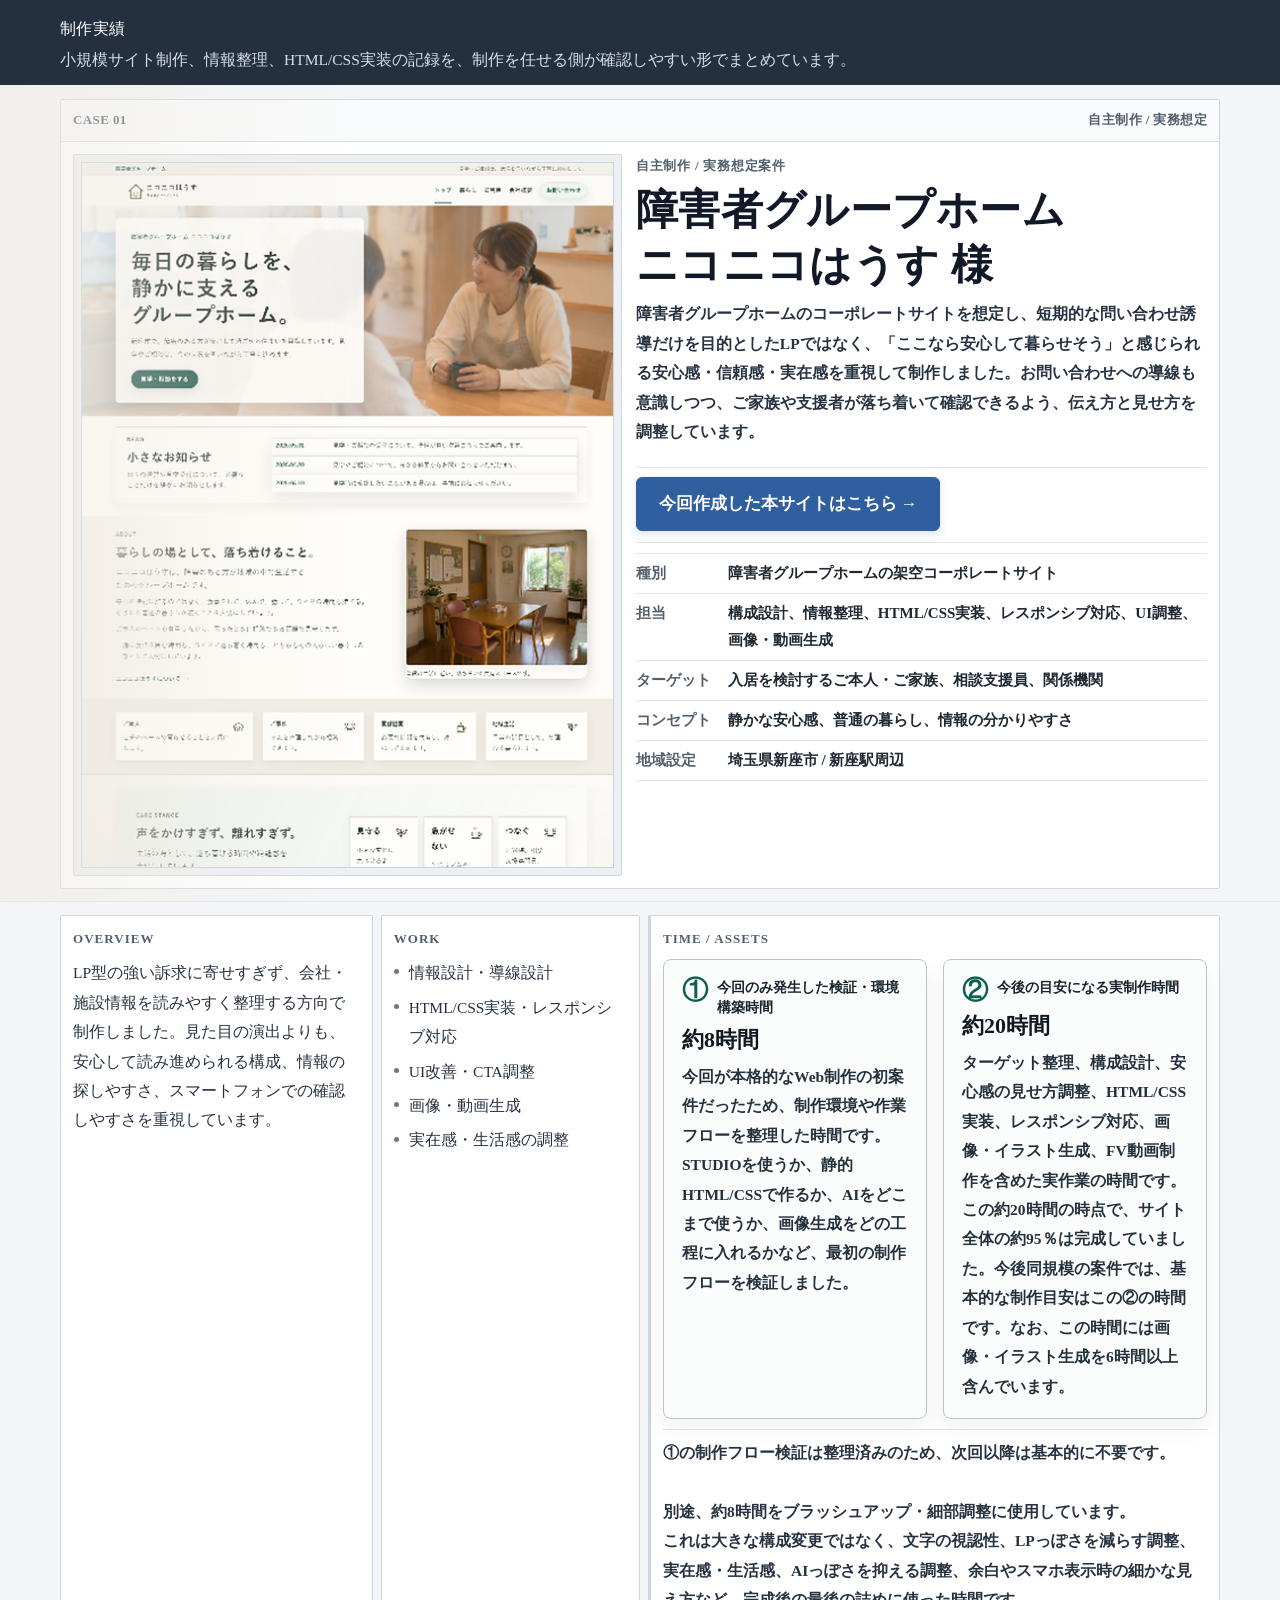
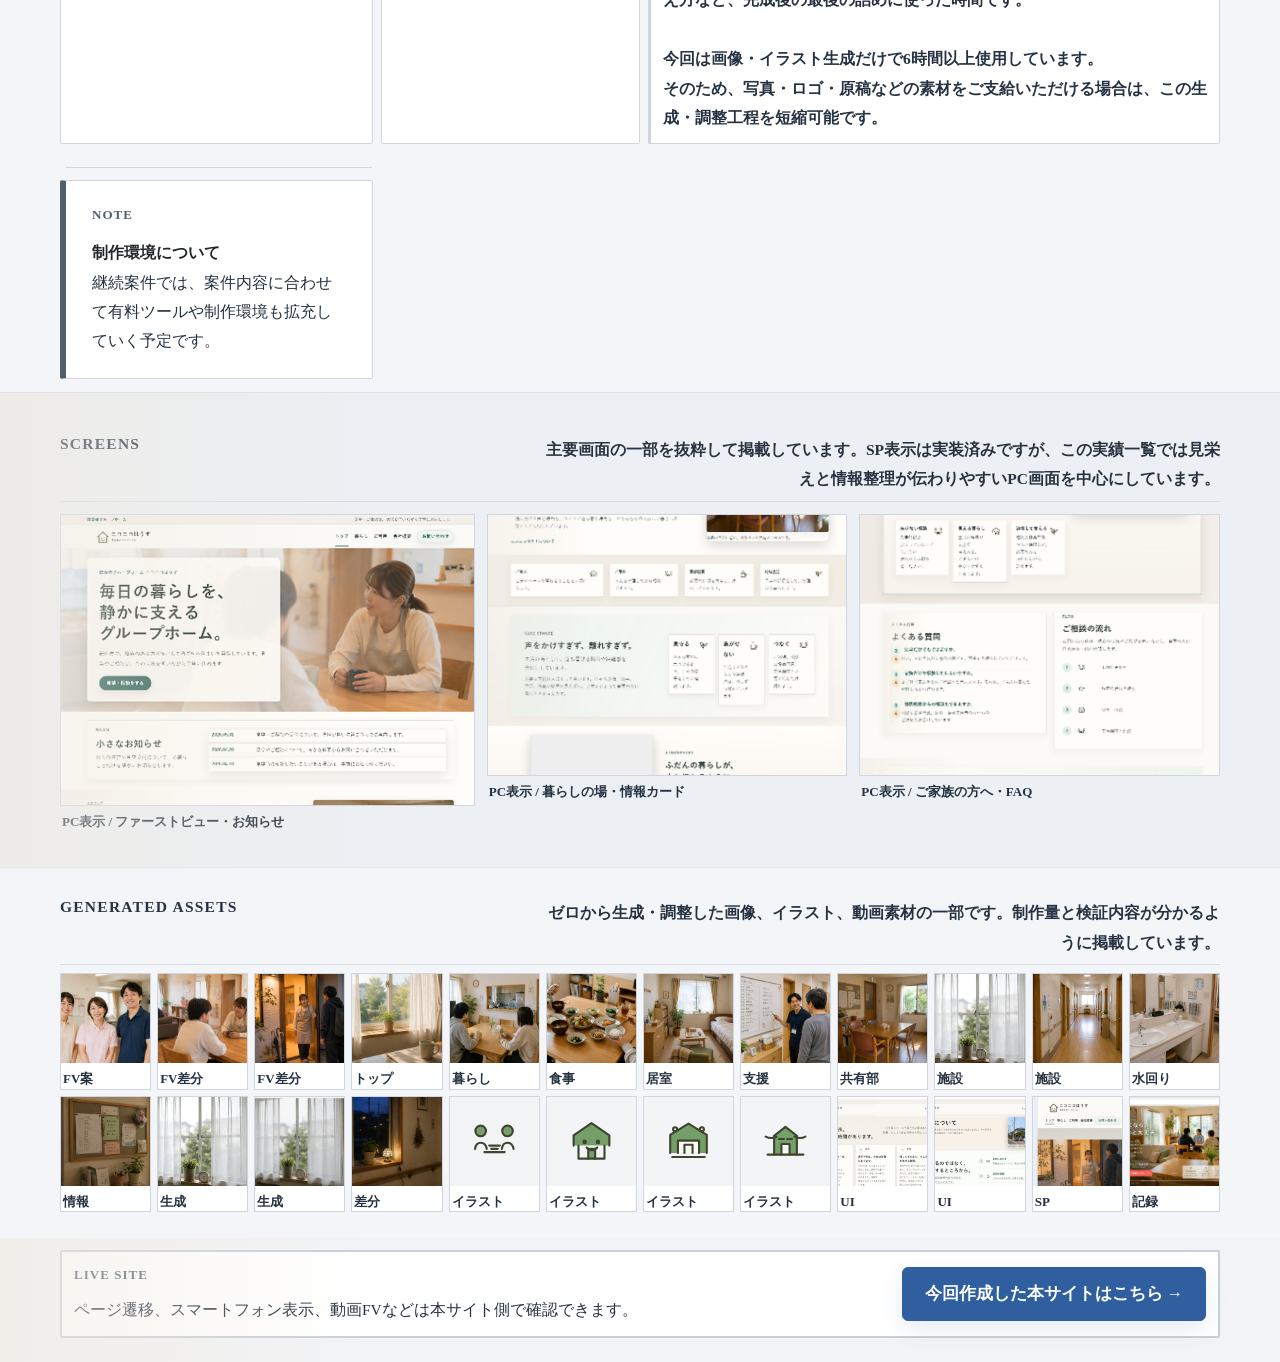
<file: index.html>
<!DOCTYPE html>
<html lang="ja">
<head>
<meta charset="utf-8">
<meta name="viewport" content="width=device-width, initial-scale=1.0">
<title>制作実績 | Web制作記録</title>
<meta name="description" content="障害者グループホームのコーポレートサイト制作実績。情報設計、HTML/CSS実装、レスポンシブ対応まで行った事例です。">
<link rel="icon" href="nikoniko/assets/img/favicon.ico" sizes="any">
<link rel="stylesheet" href="nikoniko/assets/css/style.css?v=portfolio-adjust-20260510">
</head>
<body class="portfolio-page portfolio-clean-page portfolio-practical-page portfolio-admin-page">
<header class="portfolio-header clean-portfolio-header practical-portfolio-header">
  <div class="portfolio-container">
    <p class="portfolio-title">制作実績</p>
    <p class="portfolio-intro">小規模サイト制作、情報整理、HTML/CSS実装の記録を、制作を任せる側が確認しやすい形でまとめています。</p>
  </div>
</header>

<main>
  <section class="portfolio-work clean-case-hero practical-case-hero">
    <div class="portfolio-container">
      <article class="portfolio-case-card clean-case-card practical-case-card">
        <div class="case-meta practical-case-meta">
          <span>CASE 01</span>
          <span>自主制作 / 実務想定</span>
        </div>

        <div class="clean-case-layout practical-case-layout">
          <div class="clean-case-shot practical-case-shot">
            <img src="img/portfolio/nikoniko/screen_pc_01_fv_news.png" alt="ニコニコはうす PC表示 FVとお知らせ">
          </div>

          <div class="case-content clean-case-content practical-case-content">
            <p class="case-client-label">自主制作 / 実務想定案件</p>
            <h1>障害者グループホーム<br>ニコニコはうす 様</h1>
            <p class="case-summary">
              障害者グループホームのコーポレートサイトを想定し、短期的な問い合わせ誘導だけを目的としたLPではなく、「ここなら安心して暮らせそう」と感じられる安心感・信頼感・実在感を重視して制作しました。お問い合わせへの導線も意識しつつ、ご家族や支援者が落ち着いて確認できるよう、伝え方と見せ方を調整しています。
            </p>

            <div class="clean-primary-actions practical-primary-actions">
              <a class="case-button case-button-strong" href="nikoniko/index.html">今回作成した本サイトはこちら</a>
            </div>

            <dl class="case-table clean-case-table practical-case-table">
              <div><dt>種別</dt><dd>障害者グループホームの架空コーポレートサイト</dd></div>
              <div><dt>担当</dt><dd>構成設計、情報整理、HTML/CSS実装、レスポンシブ対応、UI調整、画像・動画生成</dd></div>
              <div><dt>ターゲット</dt><dd>入居を検討するご本人・ご家族、相談支援員、関係機関</dd></div>
              <div><dt>コンセプト</dt><dd>静かな安心感、普通の暮らし、情報の分かりやすさ</dd></div>
              <div><dt>地域設定</dt><dd>埼玉県新座市 / 新座駅周辺</dd></div>
            </dl>
          </div>
        </div>
      </article>
    </div>
  </section>

  <section class="portfolio-detail-section practical-detail-section practical-summary-section">
    <div class="portfolio-container practical-summary-grid">
      <div class="practical-summary-block">
        <p class="detail-kicker">OVERVIEW</p>
        <p>
          LP型の強い訴求に寄せすぎず、会社・施設情報を読みやすく整理する方向で制作しました。見た目の演出よりも、安心して読み進められる構成、情報の探しやすさ、スマートフォンでの確認しやすさを重視しています。
        </p>
      </div>
      <div class="practical-summary-block">
        <p class="detail-kicker">WORK</p>
        <ul class="practical-plain-list">
          <li>情報設計・導線設計</li>
          <li>HTML/CSS実装・レスポンシブ対応</li>
          <li>UI改善・CTA調整</li>
          <li>画像・動画生成</li>
          <li>実在感・生活感の調整</li>
        </ul>
      </div>
      <div class="practical-summary-block practical-time-block">
        <p class="detail-kicker">TIME / ASSETS</p>
        <div class="time-compare-box">
          <div class="time-compare-item">
            <p class="time-label"><span>①</span>今回のみ発生した検証・環境構築時間</p>
            <p class="time-hours">約8時間</p>
            <p class="time-text">今回が本格的なWeb制作の初案件だったため、制作環境や作業フローを整理した時間です。STUDIOを使うか、静的HTML/CSSで作るか、AIをどこまで使うか、画像生成をどの工程に入れるかなど、最初の制作フローを検証しました。</p>
          </div>
          <div class="time-compare-item">
            <p class="time-label"><span>②</span>今後の目安になる実制作時間</p>
            <p class="time-hours">約20時間</p>
            <p class="time-text">ターゲット整理、構成設計、安心感の見せ方調整、HTML/CSS実装、レスポンシブ対応、画像・イラスト生成、FV動画制作を含めた実作業の時間です。この約20時間の時点で、サイト全体の約95％は完成していました。今後同規模の案件では、基本的な制作目安はこの②の時間です。なお、この時間には画像・イラスト生成を6時間以上含んでいます。</p>
          </div>
        </div>
        <p class="time-note">①の制作フロー検証は整理済みのため、次回以降は基本的に不要です。<br><br><strong>別途、約8時間をブラッシュアップ・細部調整に使用しています。</strong><br>これは大きな構成変更ではなく、文字の視認性、LPっぽさを減らす調整、実在感・生活感、AIっぽさを抑える調整、余白やスマホ表示時の細かな見え方など、完成後の最後の詰めに使った時間です。<br><br><strong>今回は画像・イラスト生成だけで6時間以上使用しています。</strong><br>そのため、写真・ロゴ・原稿などの素材をご支給いただける場合は、この生成・調整工程を短縮可能です。</p>
      </div>
      <div class="practical-summary-block practical-env-block">
        <p class="detail-kicker">NOTE</p>
        <p><strong>制作環境について</strong><br>継続案件では、案件内容に合わせて有料ツールや制作環境も拡充していく予定です。</p>
      </div>
    </div>
  </section>

      <section class="portfolio-detail-section portfolio-detail-muted practical-screens-section">
    <div class="portfolio-container">
      <div class="practical-section-head">
        <p class="detail-kicker">SCREENS</p>
        <p>主要画面の一部を抜粋して掲載しています。SP表示は実装済みですが、この実績一覧では見栄えと情報整理が伝わりやすいPC画面を中心にしています。</p>
      </div>

      <div class="portfolio-screen-final-grid">
        <div class="portfolio-screen-final-card portfolio-screen-final-card-main">
          <div class="portfolio-screen-final-image">
            <img src="img/portfolio/nikoniko/screen_final_01_fv_news.png" alt="PC表示 ファーストビューとお知らせ">
          </div>
          <p class="portfolio-screen-final-caption">PC表示 / ファーストビュー・お知らせ</p>
        </div>

        <div class="portfolio-screen-final-card">
          <div class="portfolio-screen-final-image">
            <img src="img/portfolio/nikoniko/screen_final_02_living_visible.png" alt="PC表示 暮らしの場とサポート">
          </div>
          <p class="portfolio-screen-final-caption">PC表示 / 暮らしの場・情報カード</p>
        </div>

        <div class="portfolio-screen-final-card">
          <div class="portfolio-screen-final-image">
            <img src="img/portfolio/nikoniko/screen_final_03_family_flow.png" alt="PC表示 ご家族の方へとよくある質問">
          </div>
          <p class="portfolio-screen-final-caption">PC表示 / ご家族の方へ・FAQ</p>
        </div>
      </div>
    </div>
  </section>

<section class="portfolio-detail-section practical-material-section">
    <div class="portfolio-container">
      <div class="practical-section-head">
        <p class="detail-kicker">GENERATED ASSETS</p>
        <p>ゼロから生成・調整した画像、イラスト、動画素材の一部です。制作量と検証内容が分かるように掲載しています。</p>
      </div>

      <div class="material-thumb-grid">
        <figure><img src="nikoniko/assets/img/hero-main.png" alt="FV候補"><figcaption>FV案</figcaption></figure>
        <figure><img src="nikoniko/assets/img/hero-sub01.png" alt="FV候補"><figcaption>FV差分</figcaption></figure>
        <figure><img src="nikoniko/assets/img/hero-sub02.png" alt="FV候補"><figcaption>FV差分</figcaption></figure>
        <figure><img src="nikoniko/assets/img/top_main_01.jpg" alt="トップ画像"><figcaption>トップ</figcaption></figure>
        <figure><img src="nikoniko/assets/img/life-living.jpg" alt="暮らし画像"><figcaption>暮らし</figcaption></figure>
        <figure><img src="nikoniko/assets/img/meal.jpg" alt="食事画像"><figcaption>食事</figcaption></figure>
        <figure><img src="nikoniko/assets/img/room.jpg" alt="居室画像"><figcaption>居室</figcaption></figure>
        <figure><img src="nikoniko/assets/img/support.jpg" alt="支援画像"><figcaption>支援</figcaption></figure>
        <figure><img src="nikoniko/assets/img/common_space_01.jpg" alt="共有スペース"><figcaption>共有部</figcaption></figure>
        <figure><img src="nikoniko/assets/img/company-air-window.jpg" alt="施設画像"><figcaption>施設</figcaption></figure>
        <figure><img src="nikoniko/assets/img/company-air-hallway.jpg" alt="施設画像"><figcaption>施設</figcaption></figure>
        <figure><img src="nikoniko/assets/img/company-air-washroom.jpg" alt="洗面画像"><figcaption>水回り</figcaption></figure>
        <figure><img src="nikoniko/assets/img/news_board_01.jpg" alt="掲示板画像"><figcaption>情報</figcaption></figure>
        <figure><img src="nikoniko/assets/img/generated/generated-detail-green.jpg" alt="生成画像"><figcaption>生成</figcaption></figure>
        <figure><img src="nikoniko/assets/img/generated/generated-window-view.jpg" alt="生成画像"><figcaption>生成</figcaption></figure>
        <figure><img src="nikoniko/assets/img/night_footer_01.jpg" alt="フッター画像"><figcaption>差分</figcaption></figure>
        <figure><img src="nikoniko/assets/img/illustrations/illust-consultation.svg" alt="相談イラスト"><figcaption>イラスト</figcaption></figure>
        <figure><img src="nikoniko/assets/img/illustrations/illust-house.svg" alt="家イラスト"><figcaption>イラスト</figcaption></figure>
        <figure><img src="nikoniko/assets/img/illustrations/illust-tour.svg" alt="見学イラスト"><figcaption>イラスト</figcaption></figure>
        <figure><img src="nikoniko/assets/img/illustrations/illust-start.svg" alt="開始イラスト"><figcaption>イラスト</figcaption></figure>
        <figure><img src="img/portfolio/nikoniko/scenes-pc.jpg" alt="UIスクリーン"><figcaption>UI</figcaption></figure>
        <figure><img src="img/portfolio/nikoniko/flow-pc.jpg" alt="UIスクリーン"><figcaption>UI</figcaption></figure>
        <figure><img src="img/portfolio/nikoniko/top-sp.jpg" alt="スマートフォンUI"><figcaption>SP</figcaption></figure>
        <figure><img src="nikoniko/assets/img/portfolio/portfolio-site-top.png" alt="調整記録"><figcaption>記録</figcaption></figure>
      </div>
    </div>
  </section>

  <section class="portfolio-site-link-section practical-link-section">
    <div class="portfolio-container clean-link-box practical-link-box">
      <div>
        <p class="detail-kicker">LIVE SITE</p>
        <p>ページ遷移、スマートフォン表示、動画FVなどは本サイト側で確認できます。</p>
      </div>
      <a class="case-button clean-large-button case-button-strong" href="nikoniko/index.html">今回作成した本サイトはこちら</a>
    </div>
  </section>

</main>



</body>
</html>
</file>
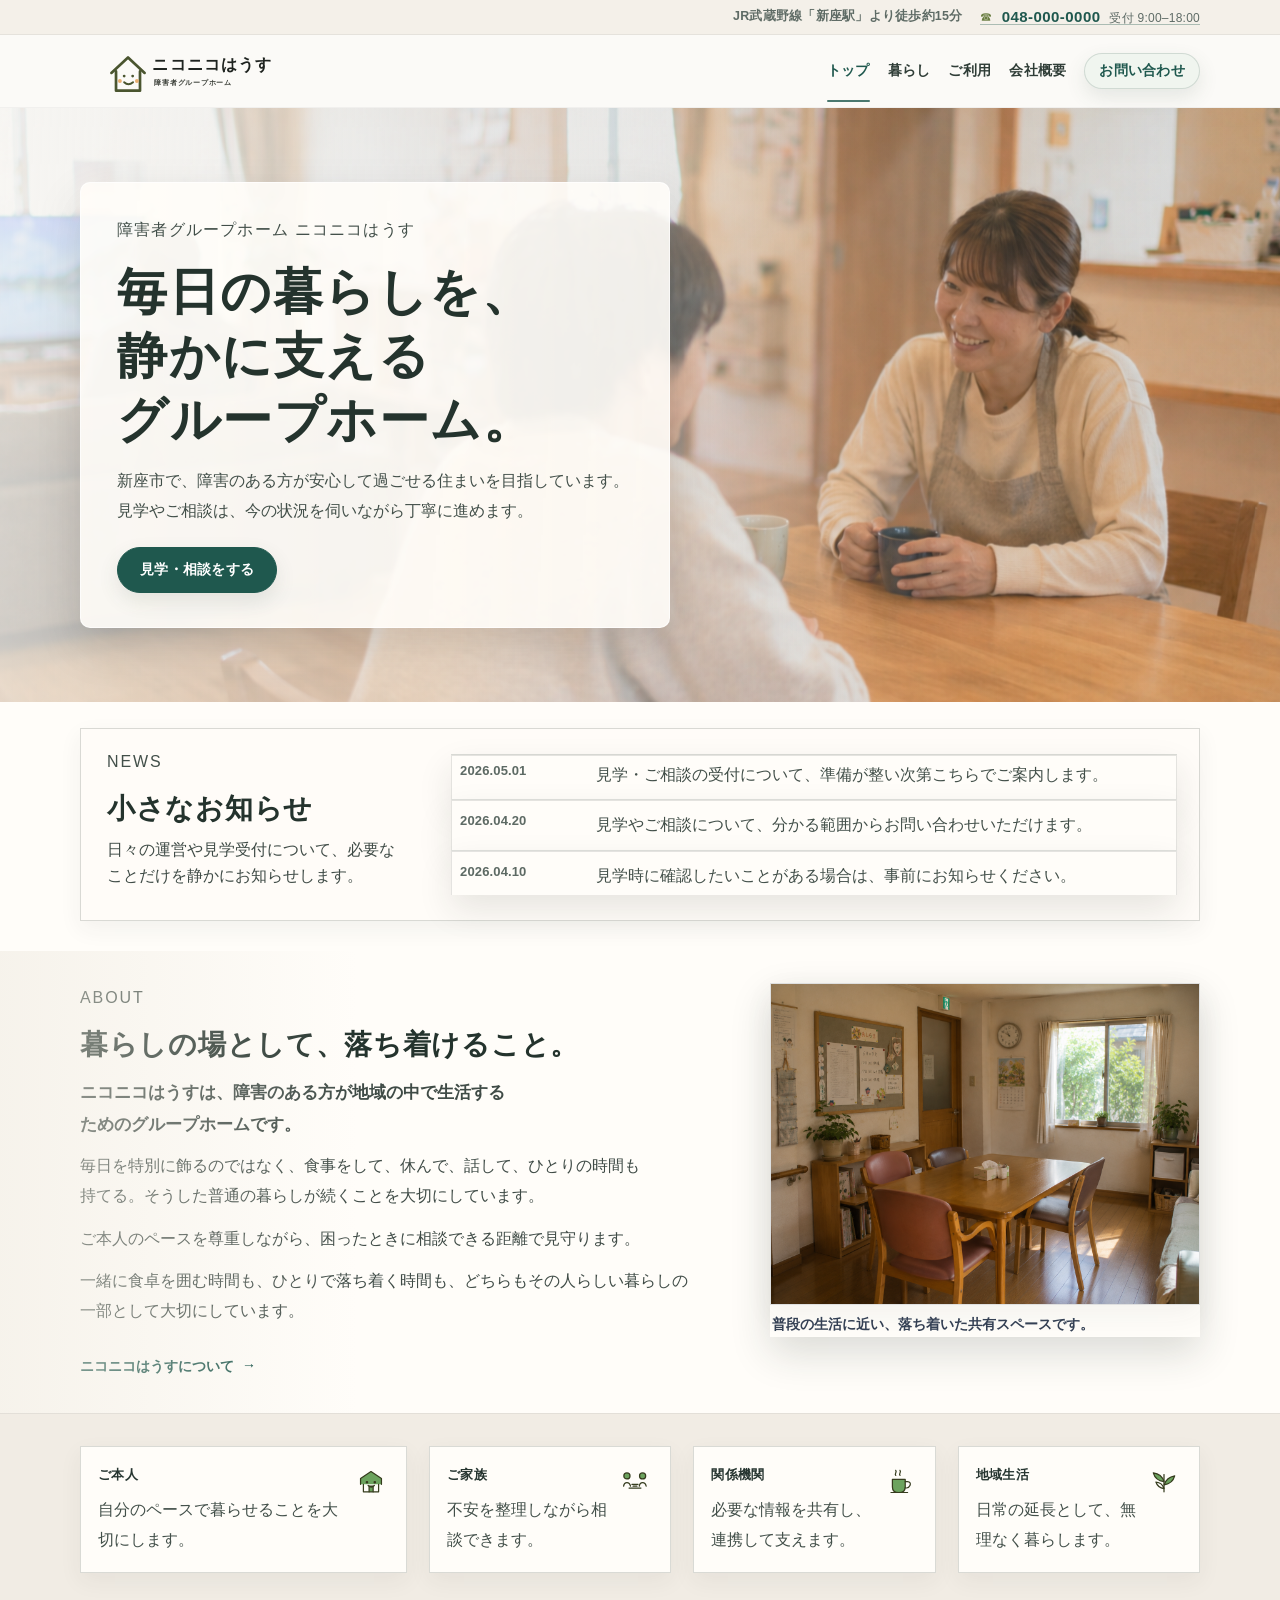
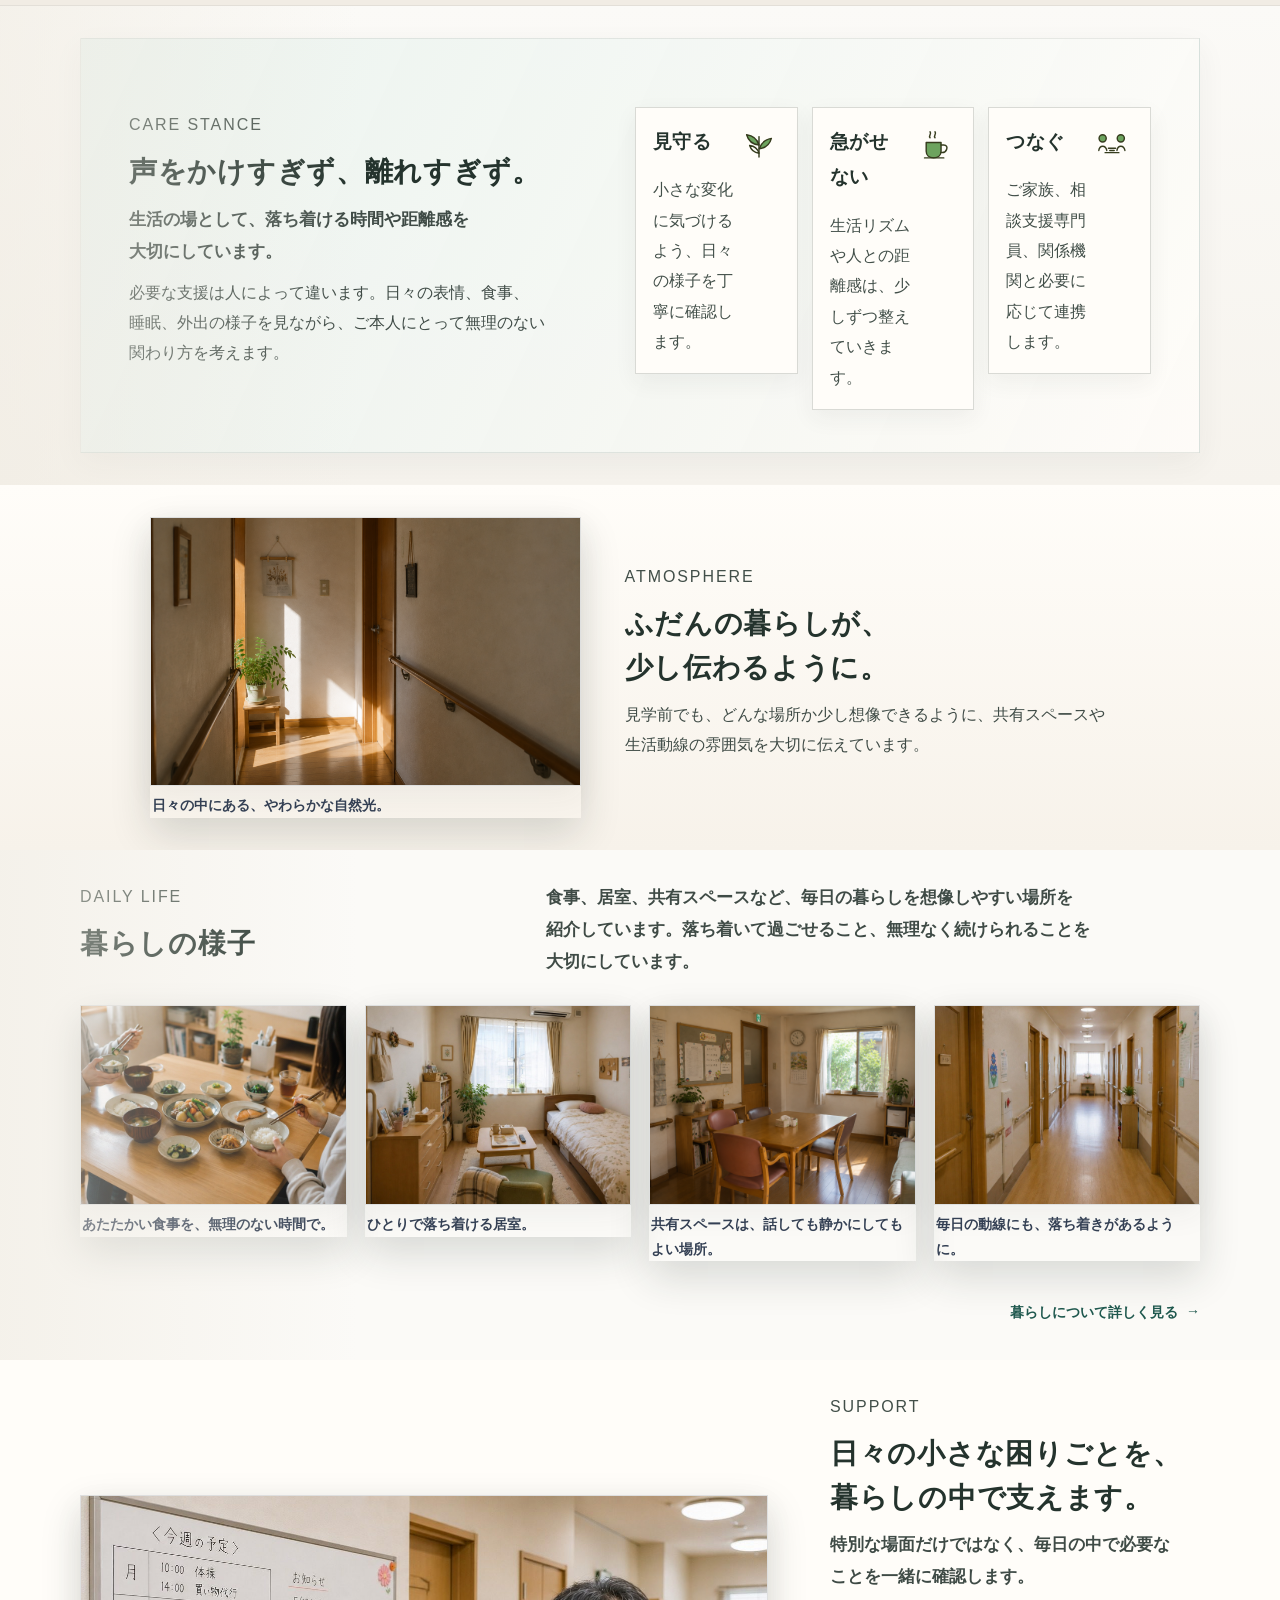
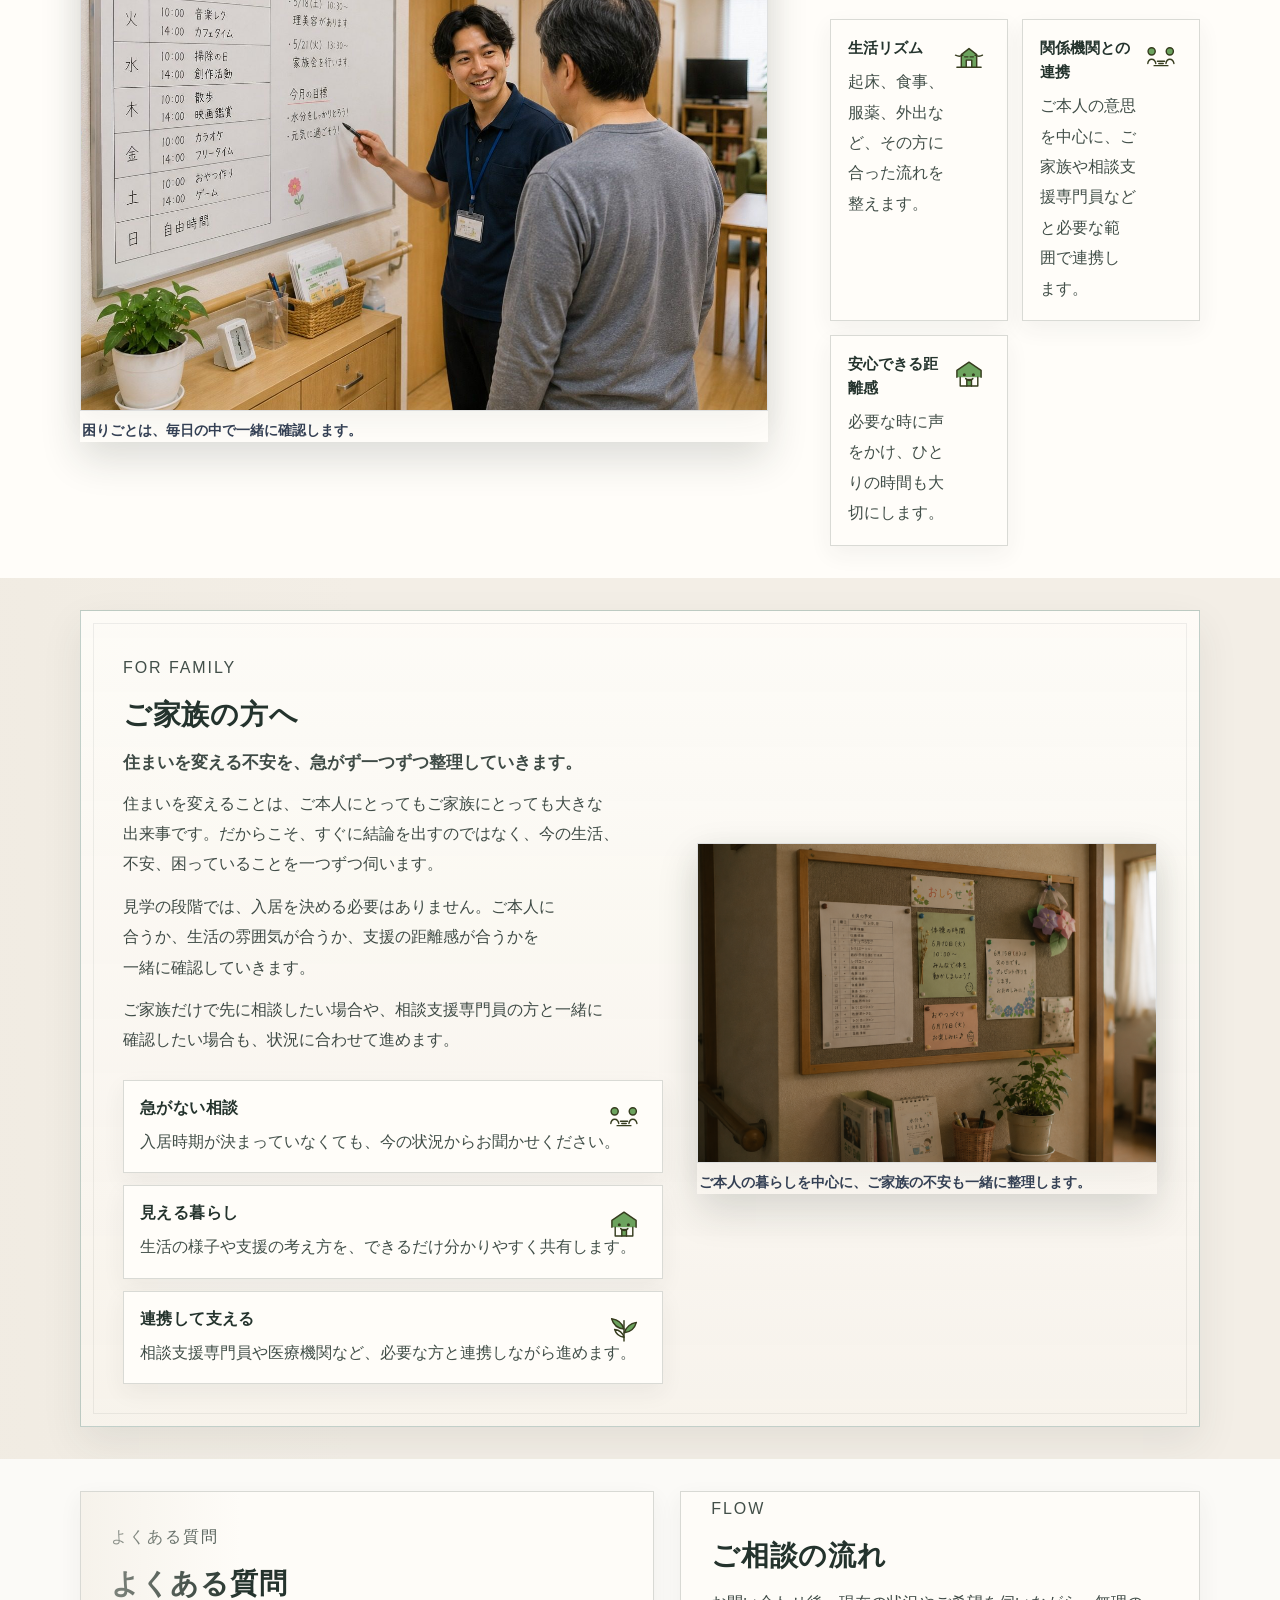
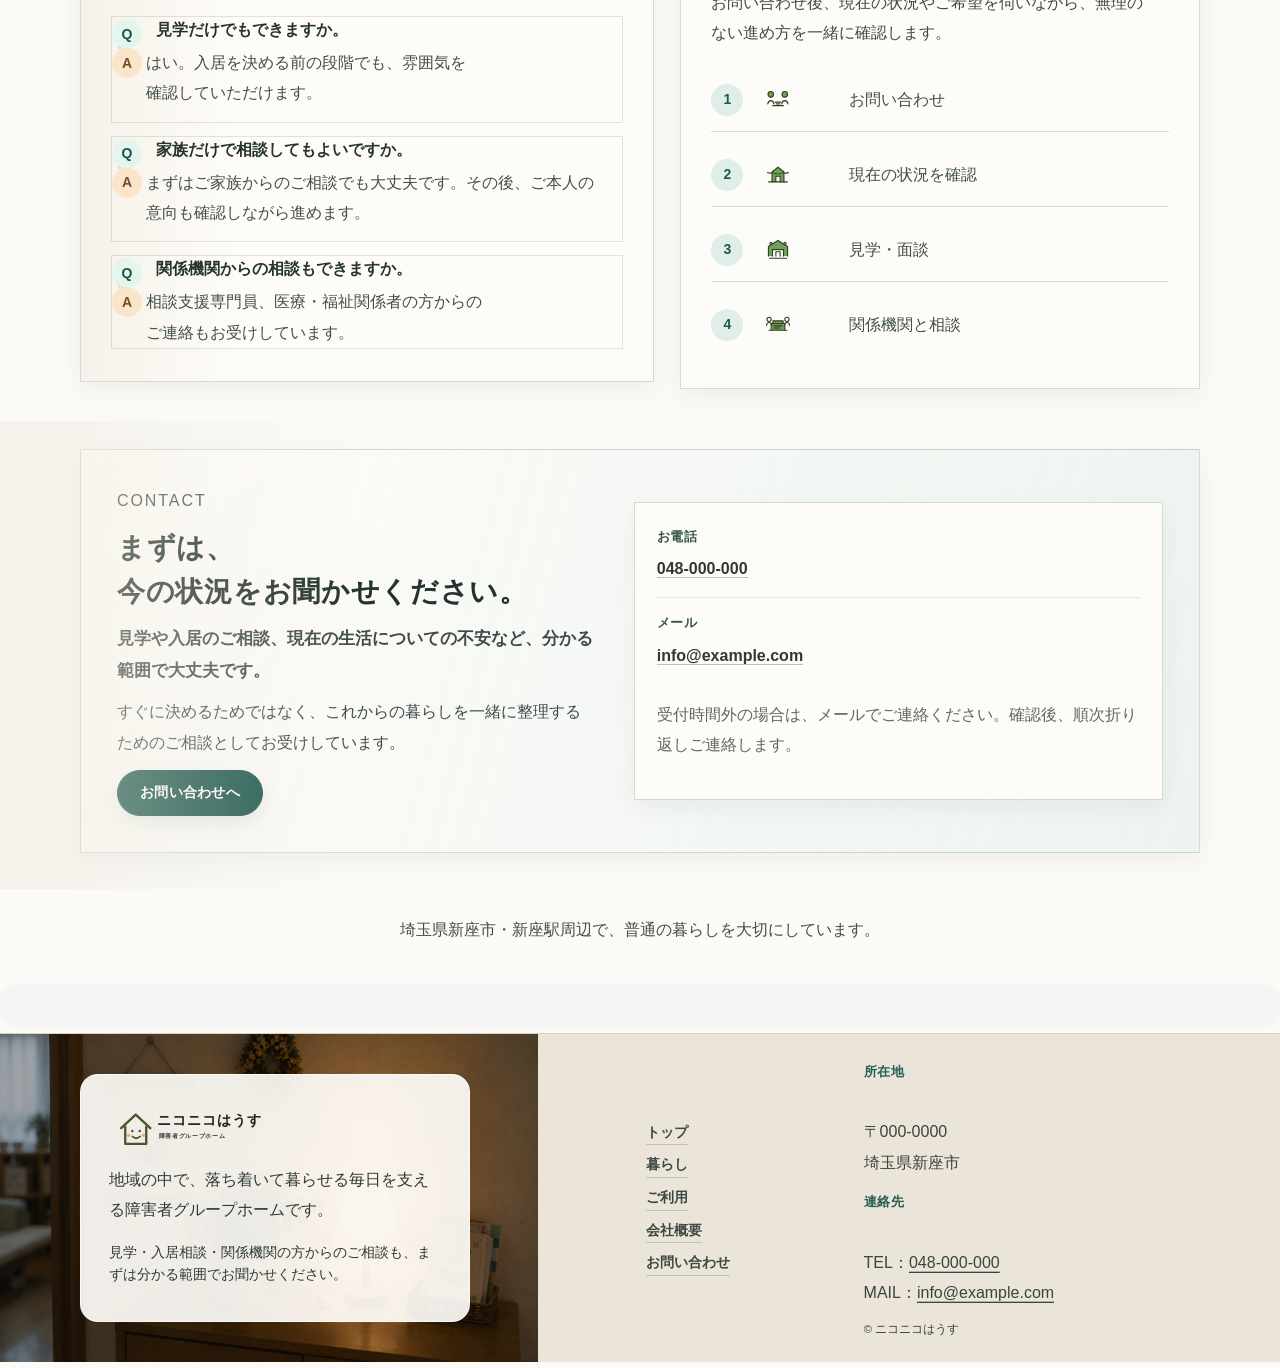
<file: nikoniko/index.html>
<!DOCTYPE html>

<html lang="ja">
<head>
<meta charset="utf-8"/>
<meta content="width=device-width, initial-scale=1.0" name="viewport"/>
<title>障害者グループホーム ニコニコはうす｜新座市・新座駅周辺</title>
<meta content="ニコニコはうすは、埼玉県新座市・新座駅周辺で落ち着いた暮らしを大切にする障害者グループホームです。普通の生活を大切にしながら、安心して過ごせる住まいを目指しています。" name="description"/>
<link href="assets/img/favicon.ico" rel="icon" sizes="any"/>
<link href="assets/img/favicon.svg" rel="icon" type="image/svg+xml"/>
<link href="assets/img/favicon.png" rel="icon" type="image/png"/>
<link href="assets/img/apple-touch-icon.png" rel="apple-touch-icon"/>
<link href="assets/css/style.css?v=20260510-integrated" rel="stylesheet"/>
<meta content="障害者グループホーム ニコニコはうす｜新座市・新座駅周辺" property="og:title"/><meta content="ニコニコはうすは、埼玉県新座市・新座駅周辺で落ち着いた暮らしを大切にする障害者グループホームです。普通の生活を大切にしながら、安心して過ごせる住まいを目指しています。" property="og:description"/><meta content="website" property="og:type"/><meta content="ニコニコはうす" property="og:site_name"/><meta content="assets/img/hero-sub01.png" property="og:image"/><meta content="summary_large_image" name="twitter:card"/></head>
<body class="page-home">
<header class="site-header">
<div aria-hidden="true" class="header-topline">
<div class="container header-topline-inner">
<span class="header-access-mini">JR武蔵野線「新座駅」より徒歩約15分</span>
<a class="header-tel-mini" href="tel:0480000000" aria-label="電話をかける 048-000-0000">
  <span class="header-tel-number">048-000-0000</span>
  <span class="header-tel-hours">受付 9:00–18:00</span>
</a>
</div>
</div>
<div class="container header-inner">
<a aria-label="ニコニコはうす トップへ" class="site-logo site-logo-image" href="index.html">
<img alt="ニコニコはうす 障害者グループホーム" src="assets/img/logo-nikoniko-house.svg"/>
</a>
<nav aria-label="グローバルナビゲーション" class="site-nav">
<a class="active" href="index.html">トップ</a>
<a class="" href="life.html">暮らし</a>
<a class="" href="guide.html">ご利用</a>
<a class="" href="company.html">会社概要</a>
<a class="nav-contact" href="contact.html">お問い合わせ</a>
</nav>
</div>
</header>
<main>
<section class="niko-fv" data-fv-version="fv-video3-synced" id="top-fv">
<div aria-hidden="true" class="niko-fv-video-stack">
<video class="niko-fv-video is-consultation is-active" muted="" playsinline="" poster="assets/img/hero-sub01.png" preload="auto">
<source src="assets/video/fv-consultation.mp4" type="video/mp4"/>
</video>
<video class="niko-fv-video is-people" muted="" playsinline="" poster="assets/img/hero-main.png" preload="auto">
<source src="assets/video/fv-people.mp4" type="video/mp4"/>
</video>
<video class="niko-fv-video is-entrance" muted="" playsinline="" poster="assets/img/hero-sub02.png" preload="auto">
<source src="assets/video/fv-entrance.mp4" type="video/mp4"/>
</video>
</div>
<div aria-hidden="true" class="niko-fv-overlay"></div>
<div class="container niko-fv-container">
<div class="niko-fv-copy">
<p class="niko-fv-label">障害者グループホーム ニコニコはうす</p>
<h1>毎日の暮らしを、<br/>静かに支える<br/>グループホーム。</h1>
<p class="niko-fv-lead">新座市で、障害のある方が安心して過ごせる住まいを目指しています。見学やご相談は、今の状況を伺いながら丁寧に進めます。</p>
<div class="niko-fv-actions">
<a class="btn-primary" href="contact.html">見学・相談をする</a>
</div>
</div>
</div>
</section>
<section class="section news-section">
<div class="container news-board">
<div class="news-heading">
<p class="eyebrow">News</p>
<h2 class="section-title">小さなお知らせ</h2>
<p class="section-text">日々の運営や見学受付について、必要なことだけを静かにお知らせします。</p>
</div>
<div aria-label="お知らせ一覧" class="news-list">
<article><time datetime="2026-05-01">2026.05.01</time><p>見学・ご相談の受付について、準備が整い次第こちらでご案内します。</p></article>
<article><time datetime="2026-04-20">2026.04.20</time><p>見学やご相談について、分かる範囲からお問い合わせいただけます。</p></article>
<article><time datetime="2026-04-10">2026.04.10</time><p>見学時に確認したいことがある場合は、事前にお知らせください。</p></article>
</div>
</div>
</section>
<section class="section intro-section" id="about">
<div class="container intro-layout">
<div class="intro-text">
<p class="eyebrow">About</p>
<h2 class="section-title">暮らしの場として、落ち着けること。</h2>
<p class="section-lead">ニコニコはうすは、障害のある方が地域の中で生活するためのグループホームです。</p>
<p class="section-text">毎日を特別に飾るのではなく、食事をして、休んで、話して、ひとりの時間も持てる。そうした普通の暮らしが続くことを大切にしています。</p>
<p class="section-text">ご本人のペースを尊重しながら、困ったときに相談できる距離で見守ります。</p><p class="section-text">一緒に食卓を囲む時間も、ひとりで落ち着く時間も、どちらもその人らしい暮らしの一部として大切にしています。</p>
<a class="text-link" href="company.html">ニコニコはうすについて</a>
</div>
<figure class="intro-photo photo-soft">
<img alt="共有スペースの生活の気配" decoding="async" loading="lazy" src="assets/img/common_space_01.jpg"/>
<figcaption>普段の生活に近い、落ち着いた共有スペースです。</figcaption>
</figure>
</div>
</section>
<section class="section quiet-band">
<div class="container reassurance-strip">
<div><img alt="" aria-hidden="true" class="quiet-card-icon" src="assets/img/illustrations/illust-house.svg"/><span>ご本人</span><p>自分のペースで暮らせることを大切にします。</p></div>
<div><img alt="" aria-hidden="true" class="quiet-card-icon" src="assets/img/illustrations/illust-consultation.svg"/><span>ご家族</span><p>不安を整理しながら相談できます。</p></div>
<div><img alt="" aria-hidden="true" class="quiet-card-icon" src="assets/img/illustrations/illust-cup.svg"/><span>関係機関</span><p>必要な情報を共有し、連携して支えます。</p></div>
<div><img alt="" aria-hidden="true" class="quiet-card-icon" src="assets/img/illustrations/illust-leaf.svg"/><span>地域生活</span><p>日常の延長として、無理なく暮らします。</p></div>
</div>
</section>
<section class="section values-section" id="values">
<div class="container values-layout">
<div>
<p class="eyebrow">Care stance</p>
<h2 class="section-title">声をかけすぎず、離れすぎず。</h2>
<p class="section-lead">生活の場として、落ち着ける時間や距離感を大切にしています。</p>
<p class="section-text">必要な支援は人によって違います。日々の表情、食事、睡眠、外出の様子を見ながら、ご本人にとって無理のない関わり方を考えます。</p>
</div>
<div class="value-cards">
<article><img alt="" aria-hidden="true" class="card-mini-icon" src="assets/img/illustrations/illust-leaf.svg"/><h3>見守る</h3><p>小さな変化に気づけるよう、日々の様子を丁寧に確認します。</p></article>
<article><img alt="" aria-hidden="true" class="card-mini-icon" src="assets/img/illustrations/illust-cup.svg"/><h3>急がせない</h3><p>生活リズムや人との距離感は、少しずつ整えていきます。</p></article>
<article><img alt="" aria-hidden="true" class="card-mini-icon" src="assets/img/illustrations/illust-consultation.svg"/><h3>つなぐ</h3><p>ご家族、相談支援専門員、関係機関と必要に応じて連携します。</p></article>
</div>
</div>
</section>
<section class="section home-air-break-section">
<div class="container home-air-break">
<figure class="photo-soft">
<img alt="室内に入る自然光" decoding="async" loading="lazy" src="assets/img/company_light_01.jpg"/>
<figcaption>日々の中にある、やわらかな自然光。</figcaption>
</figure>
<div>
<p class="eyebrow">Atmosphere</p>
<h2 class="section-title">ふだんの暮らしが、少し伝わるように。</h2>
<p class="section-text">見学前でも、どんな場所か少し想像できるように、共有スペースや生活動線の雰囲気を大切に伝えています。</p>
</div>
</div>
</section>
<section class="section life-section" id="life">
<div class="container">
<div class="section-heading split-heading">
<div>
<p class="eyebrow">Daily life</p>
<h2 class="section-title">暮らしの様子</h2>
</div>
<p class="section-lead">食事、居室、共有スペースなど、毎日の暮らしを想像しやすい場所を紹介しています。落ち着いて過ごせること、無理なく続けられることを大切にしています。</p>
</div>
<div class="editorial-gallery">
<figure class="life-photo-large photo-soft"><img alt="食卓まわりの自然な生活感" decoding="async" loading="lazy" src="assets/img/meal.jpg"/><figcaption>あたたかい食事を、無理のない時間で。</figcaption></figure>
<figure class="life-photo-tall photo-soft"><img alt="居室" decoding="async" loading="lazy" src="assets/img/room.jpg"/><figcaption>ひとりで落ち着ける居室。</figcaption></figure>
<figure class="life-photo-mid photo-soft"><img alt="共有スペース" decoding="async" loading="lazy" src="assets/img/common_space_01.jpg"/><figcaption>共有スペースは、話しても静かにしてもよい場所。</figcaption></figure>
<figure class="life-photo-small photo-soft"><img alt="廊下" decoding="async" loading="lazy" src="assets/img/hallway.jpg"/><figcaption>毎日の動線にも、落ち着きがあるように。</figcaption></figure>
</div>
<div class="section-link-row"><a class="text-link" href="life.html">暮らしについて詳しく見る</a></div>
</div>
</section>
<section class="section support-section" id="support">
<div class="container support-layout">
<figure class="support-photo photo-soft"><img alt="支援の様子" decoding="async" loading="lazy" src="assets/img/support.jpg"/><figcaption>困りごとは、毎日の中で一緒に確認します。</figcaption></figure>
<div>
<p class="eyebrow">Support</p>
<h2 class="section-title">日々の小さな困りごとを、暮らしの中で支えます。</h2>
<p class="section-lead">特別な場面だけではなく、毎日の中で必要なことを一緒に確認します。</p>
<div class="simple-list">
<article><img alt="" aria-hidden="true" class="card-mini-icon" src="assets/img/illustrations/illust-start.svg"/><h3>生活リズム</h3><p>起床、食事、服薬、外出など、その方に合った流れを整えます。</p></article>
<article><img alt="" aria-hidden="true" class="card-mini-icon" src="assets/img/illustrations/illust-consultation.svg"/><h3>関係機関との連携</h3><p>ご本人の意思を中心に、ご家族や相談支援専門員などと必要な範囲で連携します。</p></article>
<article><img alt="" aria-hidden="true" class="card-mini-icon" src="assets/img/illustrations/illust-house.svg"/><h3>安心できる距離感</h3><p>必要な時に声をかけ、ひとりの時間も大切にします。</p></article>
</div>
</div>
</div>
</section>
<section class="section family-section" id="family">
<div class="container family-layout family-card-strong">
<div class="family-text">
<p class="eyebrow">For family</p>
<h2 class="section-title">ご家族の方へ</h2>
<p class="section-lead">住まいを変える不安を、急がず一つずつ整理していきます。</p>
<p class="section-text">住まいを変えることは、ご本人にとってもご家族にとっても大きな出来事です。だからこそ、すぐに結論を出すのではなく、今の生活、不安、困っていることを一つずつ伺います。</p>
<p class="section-text">見学の段階では、入居を決める必要はありません。ご本人に合うか、生活の雰囲気が合うか、支援の距離感が合うかを一緒に確認していきます。</p><p class="section-text">ご家族だけで先に相談したい場合や、相談支援専門員の方と一緒に確認したい場合も、状況に合わせて進めます。</p>
<div class="family-notes">
<article><img alt="" aria-hidden="true" class="card-mini-icon" src="assets/img/illustrations/illust-consultation.svg"/><h3>急がない相談</h3><p>入居時期が決まっていなくても、今の状況からお聞かせください。</p></article>
<article><img alt="" aria-hidden="true" class="card-mini-icon" src="assets/img/illustrations/illust-house.svg"/><h3>見える暮らし</h3><p>生活の様子や支援の考え方を、できるだけ分かりやすく共有します。</p></article>
<article><img alt="" aria-hidden="true" class="card-mini-icon" src="assets/img/illustrations/illust-leaf.svg"/><h3>連携して支える</h3><p>相談支援専門員や医療機関など、必要な方と連携しながら進めます。</p></article>
</div>
</div>
<figure class="family-photo photo-soft">
<img alt="小さなお知らせ掲示" decoding="async" loading="lazy" src="assets/img/news_board_01.jpg"/>
<figcaption>ご本人の暮らしを中心に、ご家族の不安も一緒に整理します。</figcaption>
</figure>
</div>
</section>
<section class="section guide-section">
<div class="container lower-two-column">
<section class="faq-panel" id="faq">
<p class="eyebrow">よくある質問</p>
<h2 class="section-title">よくある質問</h2>
<div class="faq-list">
<article class="faq-item"><h3>見学だけでもできますか。</h3><p class="faq-answer">はい。入居を決める前の段階でも、雰囲気を確認していただけます。</p></article>
<article class="faq-item"><h3>家族だけで相談してもよいですか。</h3><p class="faq-answer">まずはご家族からのご相談でも大丈夫です。その後、ご本人の意向も確認しながら進めます。</p></article>
<article class="faq-item"><h3>関係機関からの相談もできますか。</h3><p class="faq-answer">相談支援専門員、医療・福祉関係者の方からのご連絡もお受けしています。</p></article>
</div>
</section>
<section class="flow-panel">
<p class="eyebrow">Flow</p>
<h2 class="section-title">ご相談の流れ</h2>
<p class="section-text">お問い合わせ後、現在の状況やご希望を伺いながら、無理のない進め方を一緒に確認します。</p>
<ol class="flow-list">
<li><span>1</span><img alt="" aria-hidden="true" class="flow-illust" src="assets/img/illustrations/illust-consultation.svg"/><p>お問い合わせ</p></li>
<li><span>2</span><img alt="" aria-hidden="true" class="flow-illust" src="assets/img/illustrations/illust-start.svg"/><p>現在の状況を確認</p></li>
<li><span>3</span><img alt="" aria-hidden="true" class="flow-illust" src="assets/img/illustrations/illust-tour.svg"/><p>見学・面談</p></li>
<li><span>4</span><img alt="" aria-hidden="true" class="flow-illust" src="assets/img/illustrations/illust-trial.svg"/><p>関係機関と相談</p></li>
</ol>
</section>
</div>
</section>
<section class="section contact-section home-contact-section" id="contact">
<div class="container contact-panel">
<div class="contact-text">
<p class="eyebrow">Contact</p>
<h2 class="section-title">まずは、今の状況をお聞かせください。</h2>
<p class="section-lead">見学や入居のご相談、現在の生活についての不安など、分かる範囲で大丈夫です。</p>
<p class="section-text">すぐに決めるためではなく、これからの暮らしを一緒に整理するためのご相談としてお受けしています。</p>
<a class="btn-primary" href="contact.html">お問い合わせへ</a>
</div>
<div class="contact-box">
<div class="contact-item"><span>お電話</span><strong><a href="tel:0300000000">048-000-000</a></strong></div>
<div class="contact-item"><span>メール</span><strong><a href="mailto:info@example.com">info@example.com</a></strong></div>
<p class="footer-small">受付時間外の場合は、メールでご連絡ください。確認後、順次折り返しご連絡します。</p>
</div>
</div>
</section>
<div class="top-area-note">
<p>埼玉県新座市・新座駅周辺で、普通の暮らしを大切にしています。</p>
</div>

<div style="margin-top:40px;padding:18px 20px;background:#f5f5f5;border-radius:14px;font-size:0.9rem;line-height:1.9;color:#555;">
<strong style="display:block;margin-bottom:6px;color:#222;">
</div>

</main>
<nav aria-label="スマートフォン用固定ナビゲーション" class="sp-bottom-nav">
<a href="index.html">トップ</a>
<a href="life.html">暮らし</a>
<a href="guide.html">ご利用</a>
<a href="company.html">会社</a>
<a href="contact.html">相談</a>
</nav>
<footer class="site-footer">
<div class="container footer-main">
<div class="footer-about">
<a aria-label="ニコニコはうす トップへ" class="footer-logo" href="index.html">
<img alt="ニコニコはうす 障害者グループホーム" src="assets/img/logo-nikoniko-house.svg"/>
</a>
<p>地域の中で、落ち着いて暮らせる毎日を支える障害者グループホームです。</p>
<p class="footer-small">見学・入居相談・関係機関の方からのご相談も、まずは分かる範囲でお聞かせください。</p>
</div>
<div aria-label="フッターナビゲーション" class="footer-links">
<a href="index.html">トップ</a>
<a href="life.html">暮らし</a>
<a href="guide.html">ご利用</a>
<a href="company.html">会社概要</a>
<a href="contact.html">お問い合わせ</a>
</div>
<div class="footer-info">
<p><strong>所在地</strong><br/>〒000-0000<br/>埼玉県新座市</p>
<p><strong>連絡先</strong><br/>TEL：<a href="tel:0300000000">048-000-000</a><br/>MAIL：<a href="mailto:info@example.com">info@example.com</a></p>
<p class="footer-copy">© ニコニコはうす</p>
</div>
</div>
<div class="container footer-bottom">
<span>© ニコニコはうす</span>
<span>障害福祉サービス・共同生活援助</span>
</div>
</footer>
<script src="assets/js/main.js?v=20260510-integrated"></script>



</body>
</html>
</file>
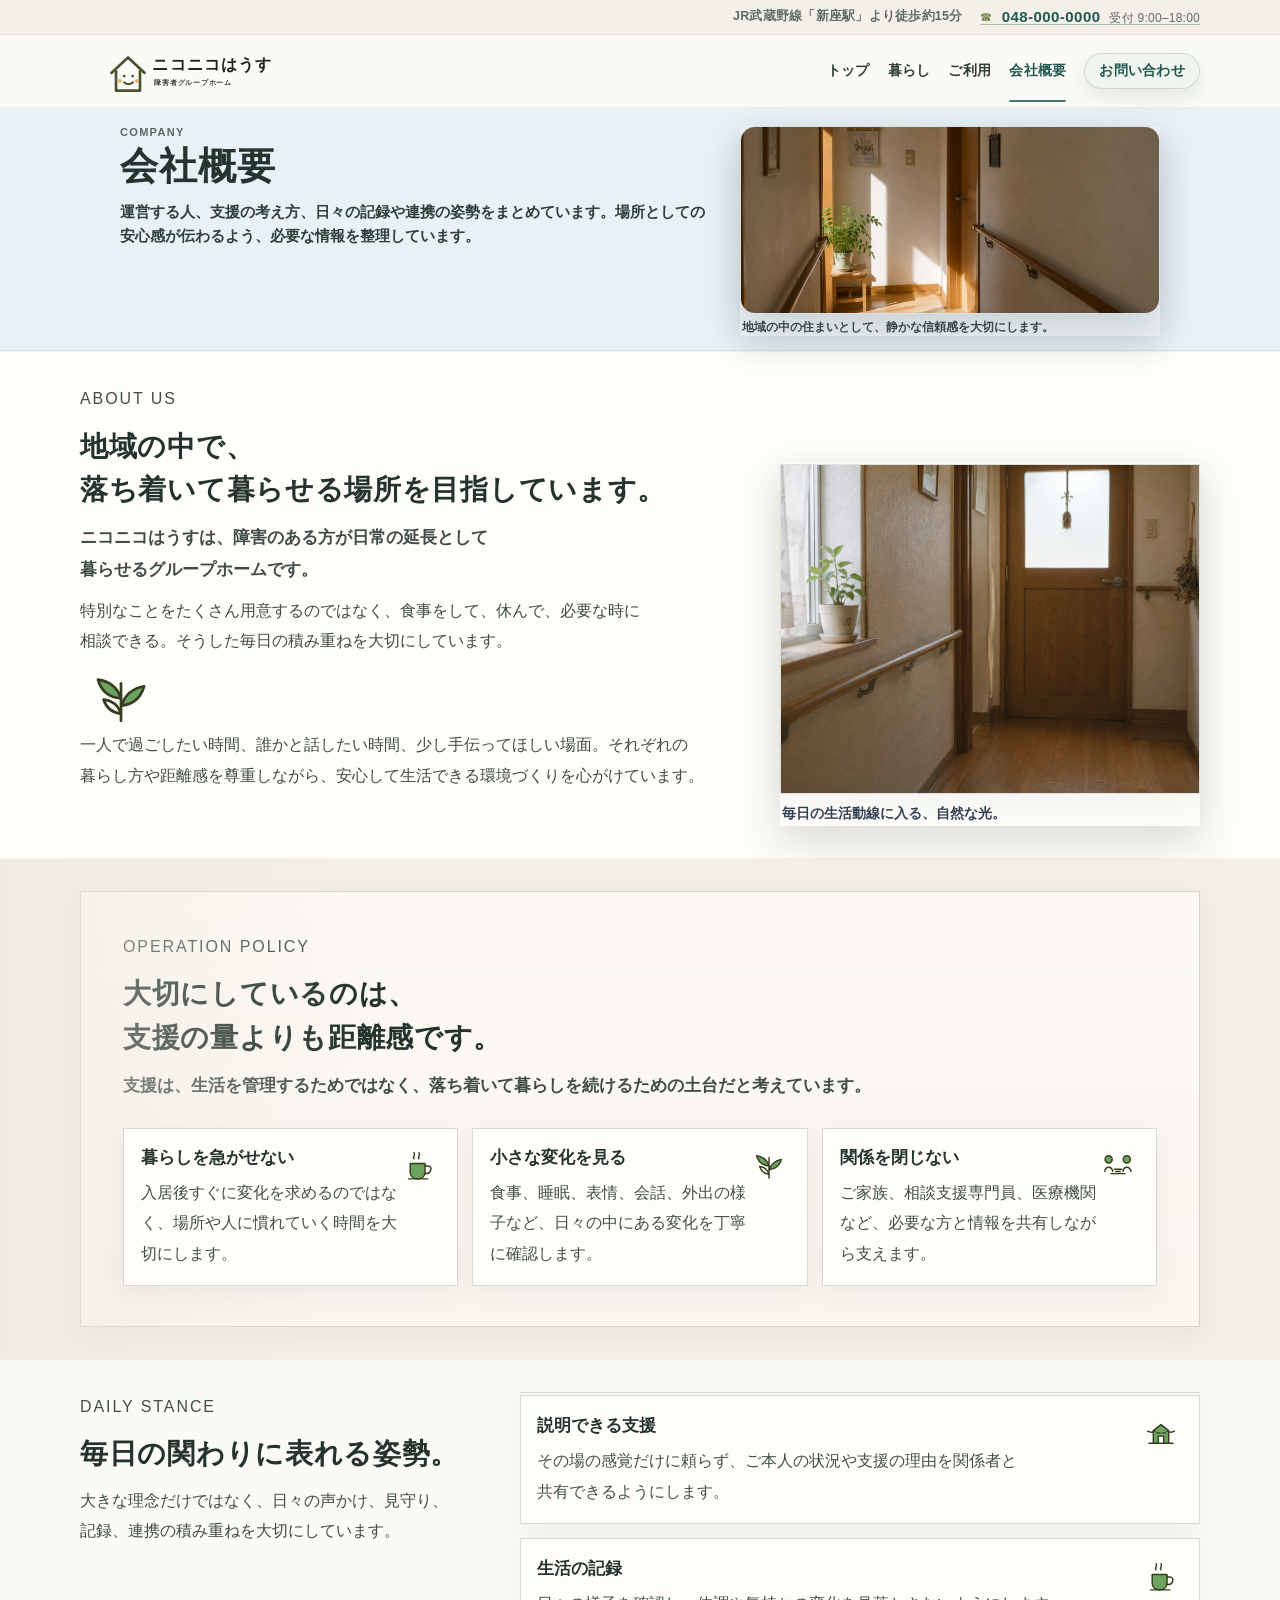
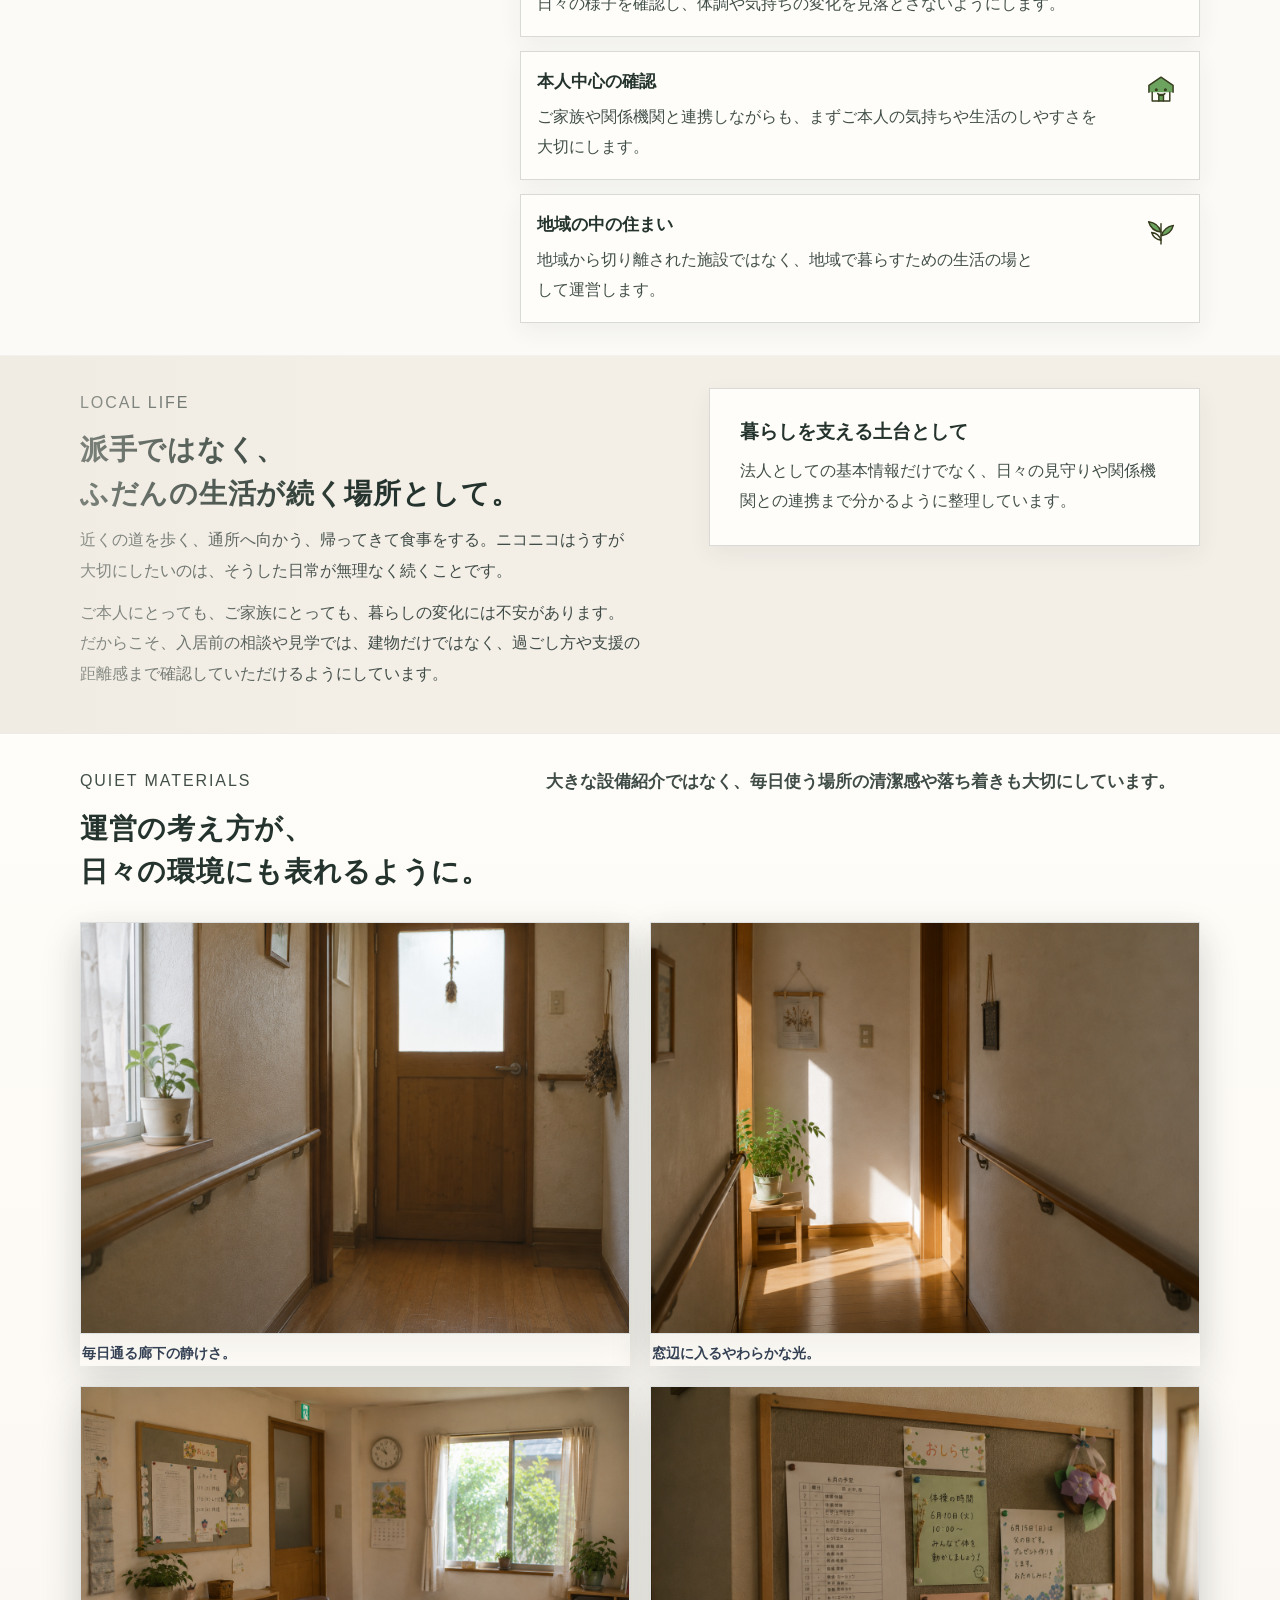
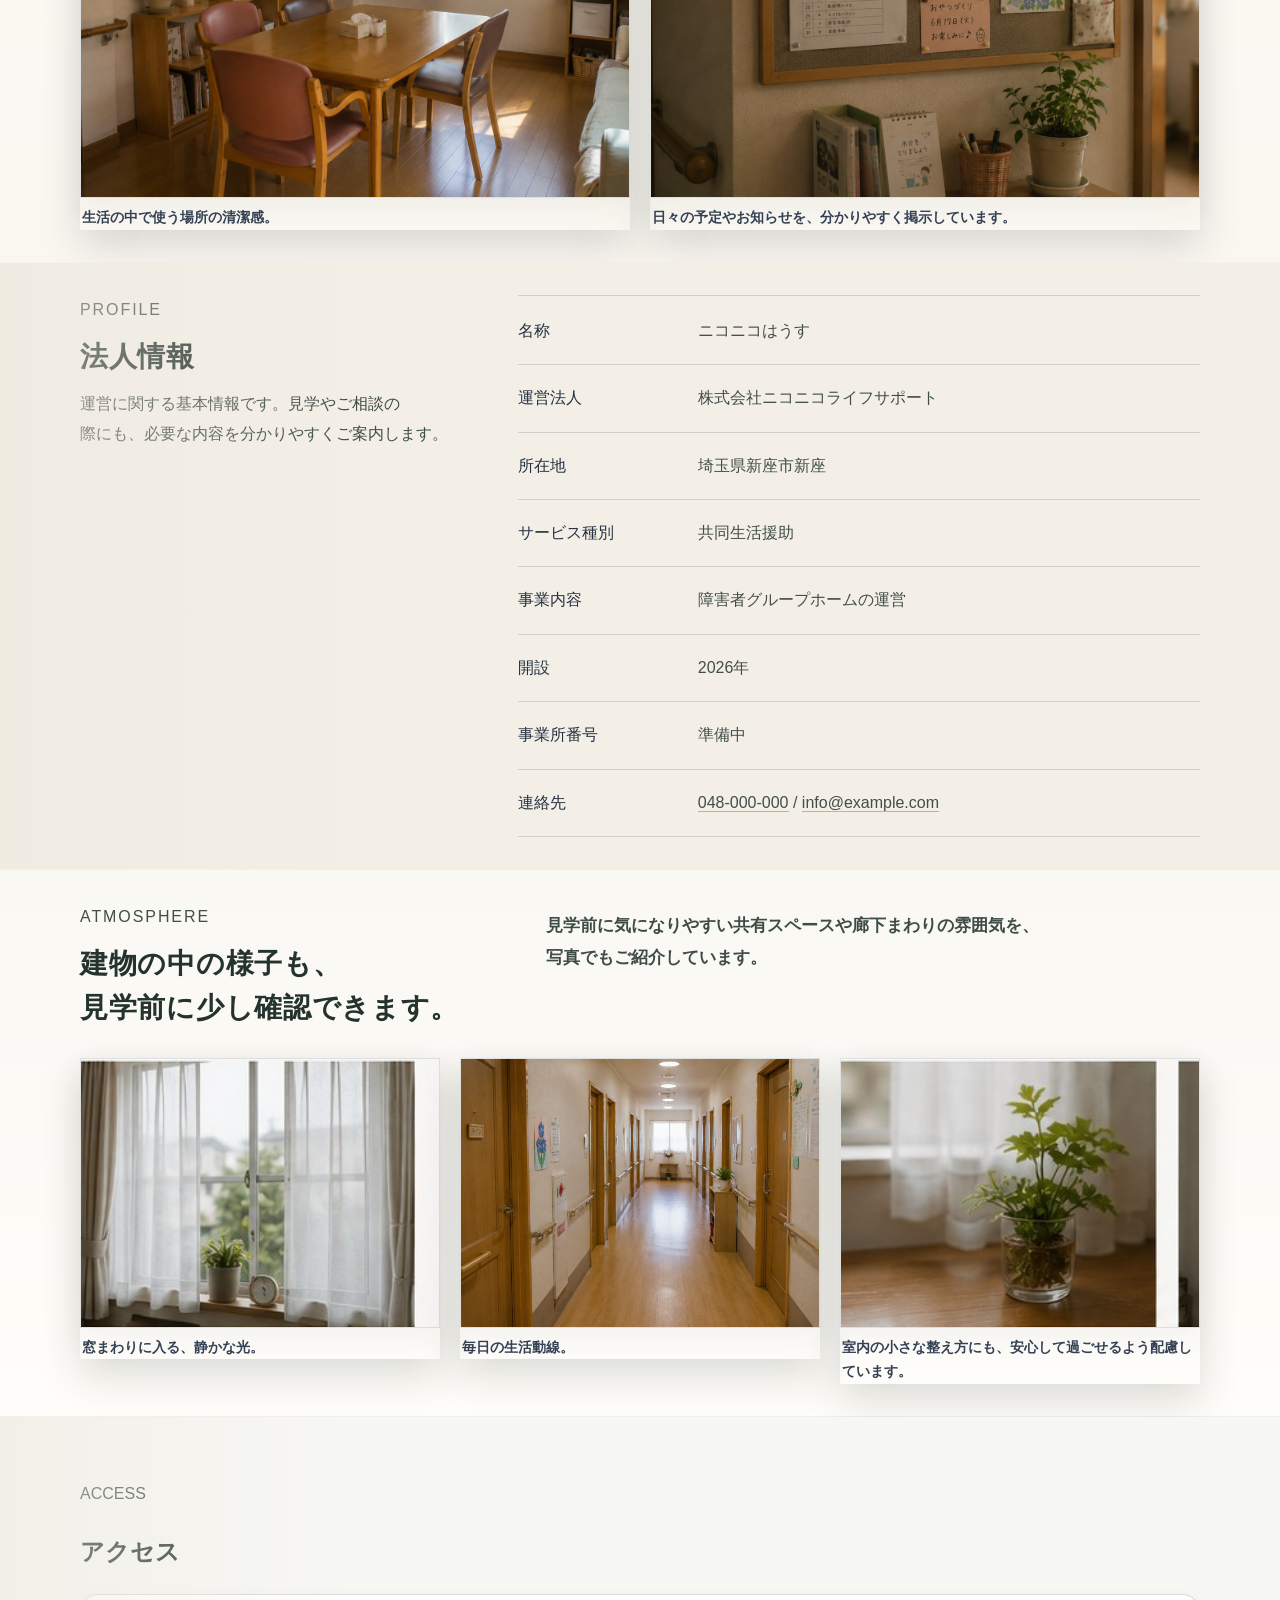
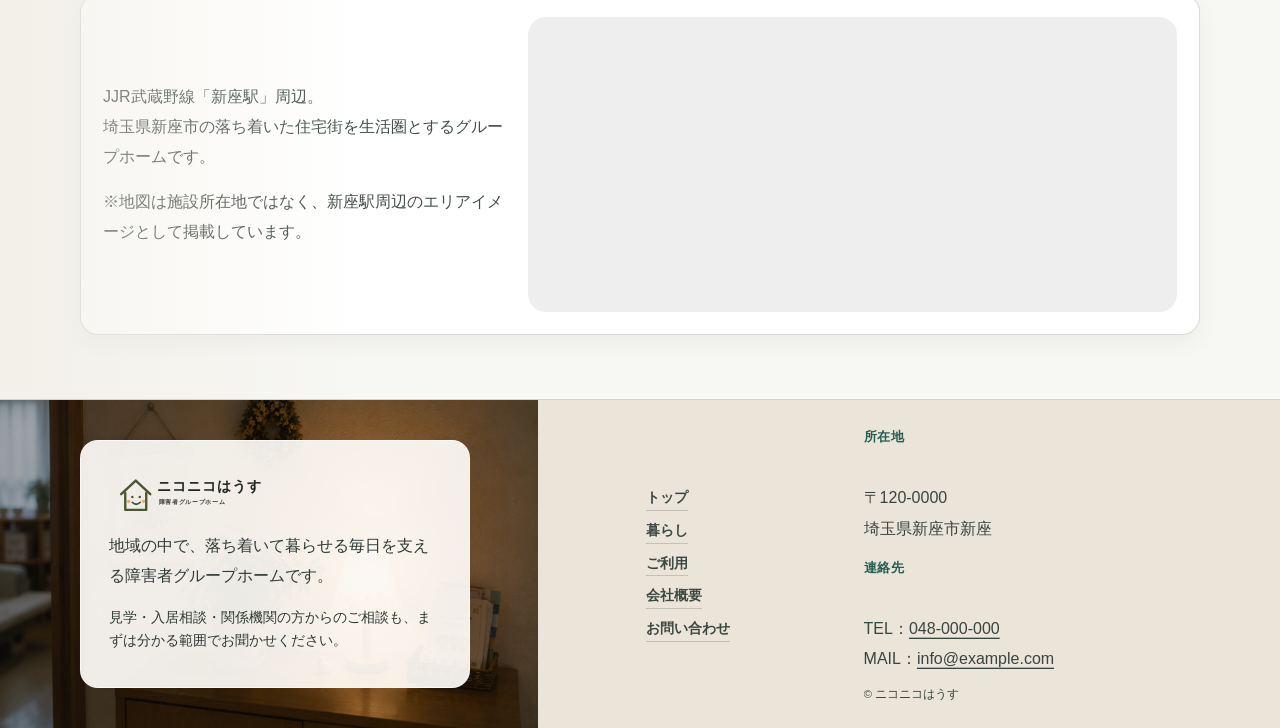
<file: company.html>
<!DOCTYPE html>

<html lang="ja">
<head>
<meta charset="utf-8"/>
<meta content="width=device-width, initial-scale=1.0" name="viewport"/>
<title>会社概要・アクセス｜障害者グループホーム ニコニコはうす</title>
<meta content="ニコニコはうすの会社概要とアクセス情報です。埼玉県新座市・新座駅周辺を生活圏とするグループホームとして、落ち着いた暮らしを大切にしています。" name="description"/>
<link href="assets/img/favicon.ico" rel="icon" sizes="any"/>
<link href="assets/img/favicon.svg" rel="icon" type="image/svg+xml"/>
<link href="assets/img/favicon.png" rel="icon" type="image/png"/>
<link href="assets/img/apple-touch-icon.png" rel="apple-touch-icon"/>
<link href="assets/css/style.css?v=20260510-integrated" rel="stylesheet"/>
<meta content="会社概要・アクセス｜障害者グループホーム ニコニコはうす" property="og:title"/><meta content="ニコニコはうすの会社概要とアクセス情報です。埼玉県新座市・新座駅周辺を生活圏とするグループホームとして、落ち着いた暮らしを大切にしています。" property="og:description"/><meta content="website" property="og:type"/><meta content="ニコニコはうす" property="og:site_name"/><meta content="assets/img/hero-sub01.png" property="og:image"/><meta content="summary_large_image" name="twitter:card"/></head>
<body class="page-company">
<header class="site-header">
<div aria-hidden="true" class="header-topline">
<div class="container header-topline-inner">
<span class="header-access-mini">JR武蔵野線「新座駅」より徒歩約15分</span>
<a class="header-tel-mini" href="tel:0480000000" aria-label="電話をかける 048-000-0000">
  <span class="header-tel-number">048-000-0000</span>
  <span class="header-tel-hours">受付 9:00–18:00</span>
</a>
</div>
</div>
<div class="container header-inner">
<a aria-label="ニコニコはうす トップへ" class="site-logo site-logo-image" href="index.html">
<img alt="ニコニコはうす 障害者グループホーム" src="assets/img/logo-nikoniko-house.svg"/>
</a>
<nav aria-label="グローバルナビゲーション" class="site-nav">
<a class="" href="index.html">トップ</a>
<a class="" href="life.html">暮らし</a>
<a class="" href="guide.html">ご利用</a>
<a class="active" href="company.html">会社概要</a>
<a class="nav-contact" href="contact.html">お問い合わせ</a>
</nav>
</div>
</header>
<main class="sub-page">
<section class="sub-hero company-hero" fv-company">
<div class="container sub-hero-inner">
<p class="sub-label">Company</p>
<h1>会社概要</h1>
<p>運営する人、支援の考え方、日々の記録や連携の姿勢をまとめています。場所としての安心感が伝わるよう、必要な情報を整理しています。</p>
<figure class="sub-hero-photo">
<img alt="自然光が入る生活動線" decoding="async" loading="lazy" src="assets/img/company_light_01.jpg"/>
<figcaption>地域の中の住まいとして、静かな信頼感を大切にします。</figcaption>
</figure>
</div>
</section>
<section class="section">
<div class="container sub-intro-layout">
<div>
<p class="eyebrow">About us</p>
<h2 class="section-title">地域の中で、落ち着いて暮らせる場所を目指しています。</h2>
<p class="section-lead">ニコニコはうすは、障害のある方が日常の延長として暮らせるグループホームです。</p>
<p class="section-text">特別なことをたくさん用意するのではなく、食事をして、休んで、必要な時に相談できる。そうした毎日の積み重ねを大切にしています。</p>
<img alt="" aria-hidden="true" class="illust-soft company-illust-note" src="assets/img/illustrations/illust-leaf.svg"/>
<p class="section-text">一人で過ごしたい時間、誰かと話したい時間、少し手伝ってほしい場面。それぞれの暮らし方や距離感を尊重しながら、安心して生活できる環境づくりを心がけています。</p>
</div>
<figure class="photo-soft company-intro-photo">
<img alt="玄関近くの自然光" decoding="async" loading="lazy" src="assets/img/company_air_02.jpg"/>
<figcaption>毎日の生活動線に入る、自然な光。</figcaption>
</figure>
</div>
</section>
<section class="section section-warm">
<div class="container message-box operation-policy-box">
<p class="eyebrow">Operation policy</p>
<h2 class="section-title">大切にしているのは、支援の量よりも距離感です。</h2>
<p class="section-lead">支援は、生活を管理するためではなく、落ち着いて暮らしを続けるための土台だと考えています。</p>
<div class="policy-columns">
<article><img alt="" aria-hidden="true" class="card-mini-icon" src="assets/img/illustrations/illust-cup.svg"/><h3>暮らしを急がせない</h3><p>入居後すぐに変化を求めるのではなく、場所や人に慣れていく時間を大切にします。</p></article>
<article><img alt="" aria-hidden="true" class="card-mini-icon" src="assets/img/illustrations/illust-leaf.svg"/><h3>小さな変化を見る</h3><p>食事、睡眠、表情、会話、外出の様子など、日々の中にある変化を丁寧に確認します。</p></article>
<article><img alt="" aria-hidden="true" class="card-mini-icon" src="assets/img/illustrations/illust-consultation.svg"/><h3>関係を閉じない</h3><p>ご家族、相談支援専門員、医療機関など、必要な方と情報を共有しながら支えます。</p></article>
</div>
</div>
</section>
<section class="section">
<div class="container company-grid">
<div>
<p class="eyebrow">Daily stance</p>
<h2 class="section-title">毎日の関わりに表れる姿勢。</h2>
<p class="section-text">大きな理念だけではなく、日々の声かけ、見守り、記録、連携の積み重ねを大切にしています。</p>
</div>
<div class="principle-list">
<article><img alt="" aria-hidden="true" class="card-mini-icon" src="assets/img/illustrations/illust-start.svg"/><h3>説明できる支援</h3><p>その場の感覚だけに頼らず、ご本人の状況や支援の理由を関係者と共有できるようにします。</p></article>
<article><img alt="" aria-hidden="true" class="card-mini-icon" src="assets/img/illustrations/illust-cup.svg"/><h3>生活の記録</h3><p>日々の様子を確認し、体調や気持ちの変化を見落とさないようにします。</p></article>
<article><img alt="" aria-hidden="true" class="card-mini-icon" src="assets/img/illustrations/illust-house.svg"/><h3>本人中心の確認</h3><p>ご家族や関係機関と連携しながらも、まずご本人の気持ちや生活のしやすさを大切にします。</p></article>
<article><img alt="" aria-hidden="true" class="card-mini-icon" src="assets/img/illustrations/illust-leaf.svg"/><h3>地域の中の住まい</h3><p>地域から切り離された施設ではなく、地域で暮らすための生活の場として運営します。</p></article>
</div>
</div>
</section>
<section class="section section-warm company-local-section">
<div class="container warmth-layout">
<div>
<p class="eyebrow">Local life</p>
<h2 class="section-title">派手ではなく、ふだんの生活が続く場所として。</h2>
<p class="section-text">近くの道を歩く、通所へ向かう、帰ってきて食事をする。ニコニコはうすが大切にしたいのは、そうした日常が無理なく続くことです。</p>
<p class="section-text">ご本人にとっても、ご家族にとっても、暮らしの変化には不安があります。だからこそ、入居前の相談や見学では、建物だけではなく、過ごし方や支援の距離感まで確認していただけるようにしています。</p>
</div>
<div class="quiet-note-card">
<h3>暮らしを支える土台として</h3>
<p>法人としての基本情報だけでなく、日々の見守りや関係機関との連携まで分かるように整理しています。</p>
</div>
</div>
</section>
<section class="section company-air-section">
<div class="container">
<div class="section-heading split-heading">
<div>
<p class="eyebrow">Quiet materials</p>
<h2 class="section-title">運営の考え方が、日々の環境にも表れるように。</h2>
</div>
<p class="section-lead">大きな設備紹介ではなく、毎日使う場所の清潔感や落ち着きも大切にしています。</p>
</div>
<div class="company-air-grid">
<figure class="photo-soft"><img alt="廊下の様子" decoding="async" loading="lazy" src="assets/img/company_air_02.jpg"/><figcaption>毎日通る廊下の静けさ。</figcaption></figure>
<figure class="photo-soft"><img alt="窓辺の光" decoding="async" loading="lazy" src="assets/img/company_light_01.jpg"/><figcaption>窓辺に入るやわらかな光。</figcaption></figure>
<figure class="photo-soft"><img alt="生活まわり" decoding="async" loading="lazy" src="assets/img/common_space_01.jpg"/><figcaption>生活の中で使う場所の清潔感。</figcaption></figure>
<figure class="photo-soft"><img alt="小さな掲示" decoding="async" loading="lazy" src="assets/img/news_board_01.jpg"/><figcaption>日々の予定やお知らせを、分かりやすく掲示しています。</figcaption></figure>
</div>
</div>
</section>
<section class="section section-warm soft-profile-section">
<div class="container profile-layout">
<div>
<p class="eyebrow">Profile</p>
<h2 class="section-title">法人情報</h2>
<p class="section-text">運営に関する基本情報です。見学やご相談の際にも、必要な内容を分かりやすくご案内します。</p>
</div>
<dl class="info-list">
<div><dt>名称</dt><dd>ニコニコはうす</dd></div>
<div><dt>運営法人</dt><dd>株式会社ニコニコライフサポート</dd></div>
<div><dt>所在地</dt><dd>埼玉県新座市新座</dd></div>
<div><dt>サービス種別</dt><dd>共同生活援助</dd></div>
<div><dt>事業内容</dt><dd>障害者グループホームの運営</dd></div>
<div><dt>開設</dt><dd>2026年</dd></div>
<div><dt>事業所番号</dt><dd>準備中</dd></div>
<div><dt>連絡先</dt><dd><a href="tel:0300000000">048-000-000</a> / <a href="mailto:info@example.com">info@example.com</a></dd></div>
</dl>
</div>
</section>
<section class="section company-photo-strip photo-replace-section">
<div class="container">
<div class="section-heading split-heading">
<div><p class="eyebrow">Atmosphere</p><h2 class="section-title">建物の中の様子も、見学前に少し確認できます。</h2></div>
<p class="section-lead">見学前に気になりやすい共有スペースや廊下まわりの雰囲気を、写真でもご紹介しています。</p>
</div>
<div class="soft-photo-row">
<figure class="photo-soft"><img alt="窓辺の光" decoding="async" loading="lazy" src="assets/img/generated/generated-window-view.jpg"/><figcaption>窓まわりに入る、静かな光。</figcaption></figure>
<figure class="photo-soft"><img alt="廊下" decoding="async" loading="lazy" src="assets/img/hallway.jpg"/><figcaption>毎日の生活動線。</figcaption></figure>
<figure class="photo-soft"><img alt="室内の小さな気配" decoding="async" loading="lazy" src="assets/img/generated/generated-detail-green.jpg"/><figcaption>室内の小さな整え方にも、安心して過ごせるよう配慮しています。</figcaption></figure>
</div>
</div>
</section>
<section class="access-section">
<div class="container">
<div class="section-head access-head">
<p class="section-en">ACCESS</p>
<h2>アクセス</h2>
</div>
<div class="access-card">
<div class="access-text">
<p class="access-lead">
          JJR武蔵野線「新座駅」周辺。<br/>
          埼玉県新座市の落ち着いた住宅街を生活圏とするグループホームです。
        </p>
<p class="access-note">
          ※地図は施設所在地ではなく、新座駅周辺のエリアイメージとして掲載しています。
        </p>
</div>
<div class="access-map">
<iframe allowfullscreen="" height="300" loading="lazy" referrerpolicy="no-referrer-when-downgrade" src="https://www.google.com/maps?q=%E6%96%B0%E5%BA%A7%E9%A7%85&amp;output=embed" style="border:0;" title="新座駅周辺の地図" width="100%">
</iframe>
</div>
</div>
</div>
</section>
</main>
<nav aria-label="スマートフォン用固定ナビゲーション" class="sp-bottom-nav">
<a href="index.html">トップ</a>
<a href="life.html">暮らし</a>
<a href="guide.html">ご利用</a>
<a href="company.html">会社</a>
<a href="contact.html">相談</a>
</nav>
<footer class="site-footer site-footer-quiet">
<div class="container footer-main">
<div class="footer-about">
<a aria-label="ニコニコはうす トップへ" class="footer-logo" href="index.html">
<img alt="ニコニコはうす 障害者グループホーム" src="assets/img/logo-nikoniko-house.svg"/>
</a>
<p>地域の中で、落ち着いて暮らせる毎日を支える障害者グループホームです。</p>
<p class="footer-small">見学・入居相談・関係機関の方からのご相談も、まずは分かる範囲でお聞かせください。</p>
</div>
<div aria-label="フッターナビゲーション" class="footer-links">
<a href="index.html">トップ</a>
<a href="life.html">暮らし</a>
<a href="guide.html">ご利用</a>
<a href="company.html">会社概要</a>
<a href="contact.html">お問い合わせ</a>
</div>
<div class="footer-info">
<p><strong>所在地</strong><br/>〒120-0000<br/>埼玉県新座市新座</p>
<p><strong>連絡先</strong><br/>TEL：<a href="tel:0300000000">048-000-000</a><br/>MAIL：<a href="mailto:info@example.com">info@example.com</a></p>
<p class="footer-copy">© ニコニコはうす</p>
</div>
</div>
<div class="container footer-bottom">
<span>© ニコニコはうす</span>
<span>障害福祉サービス・共同生活援助</span>
</div>
</footer>
<script src="assets/js/main.js?v=20260510-integrated"></script>
</body>
</html>
</file>
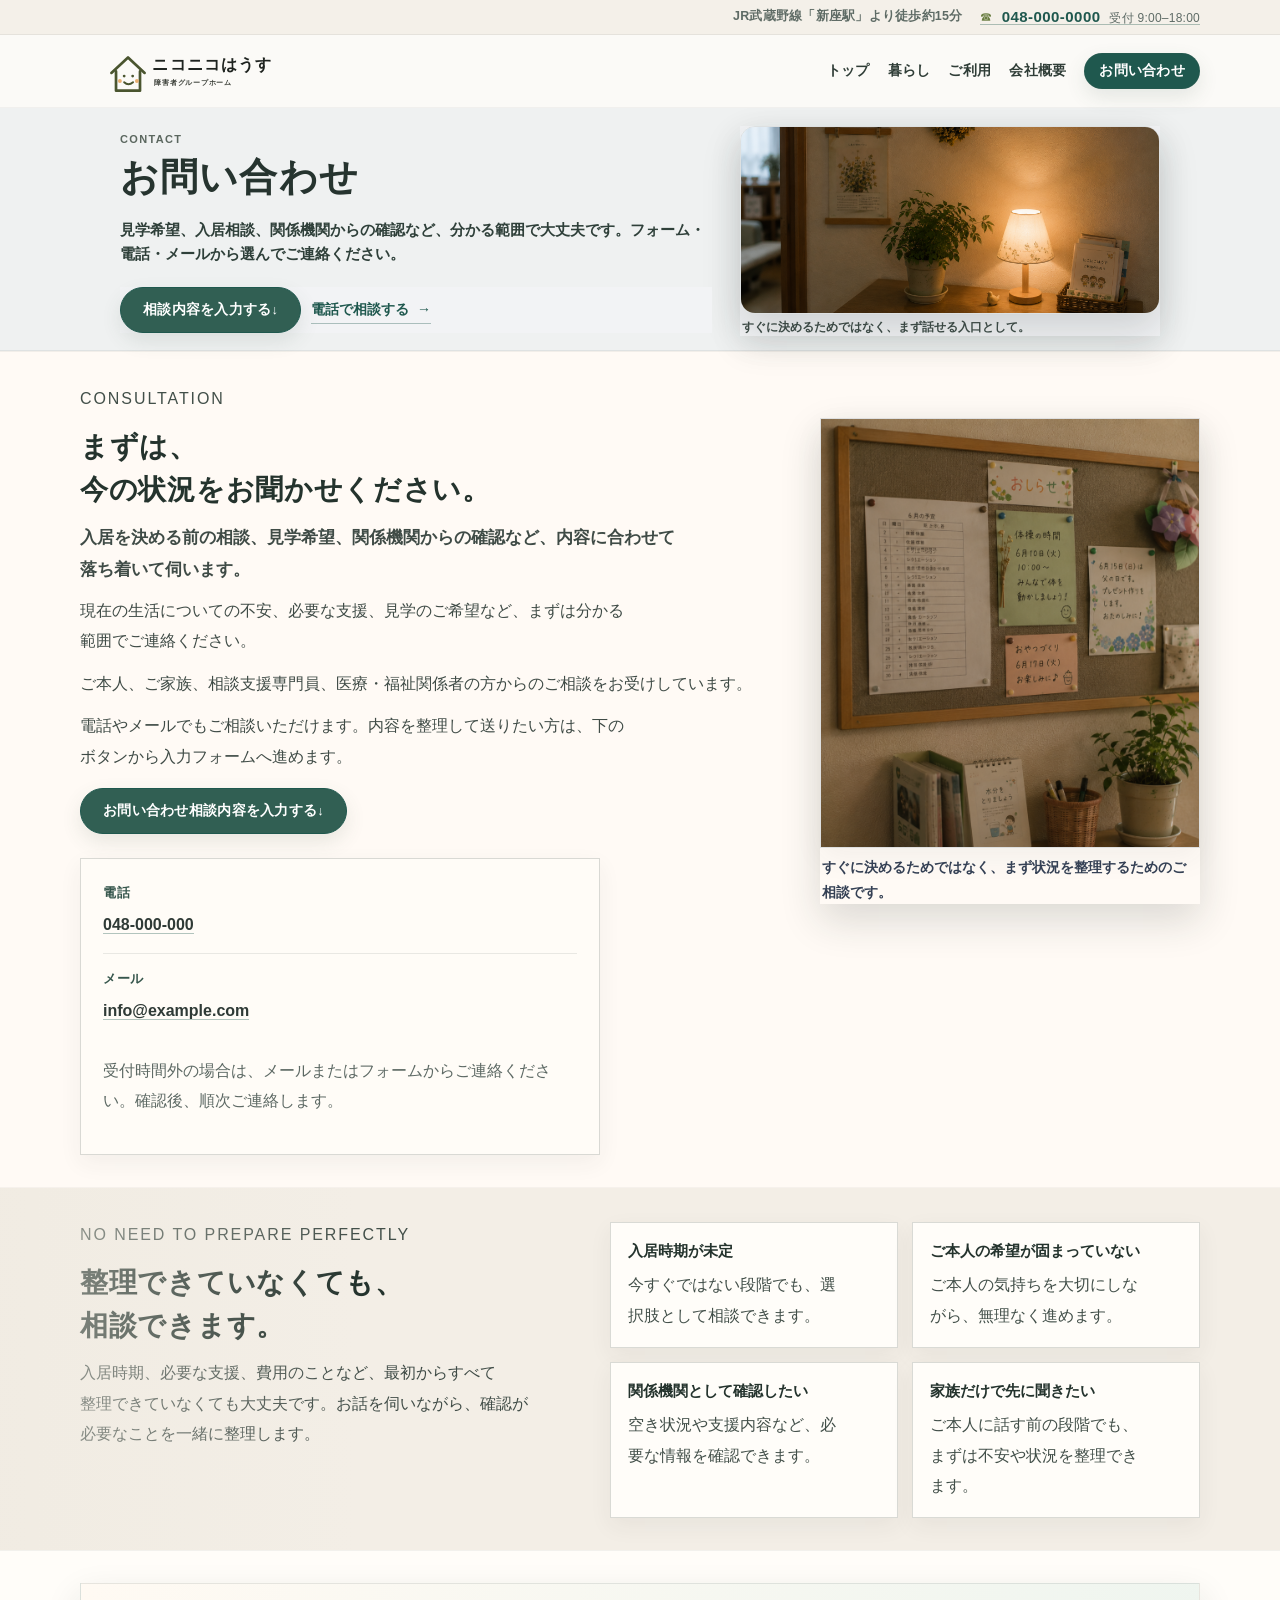
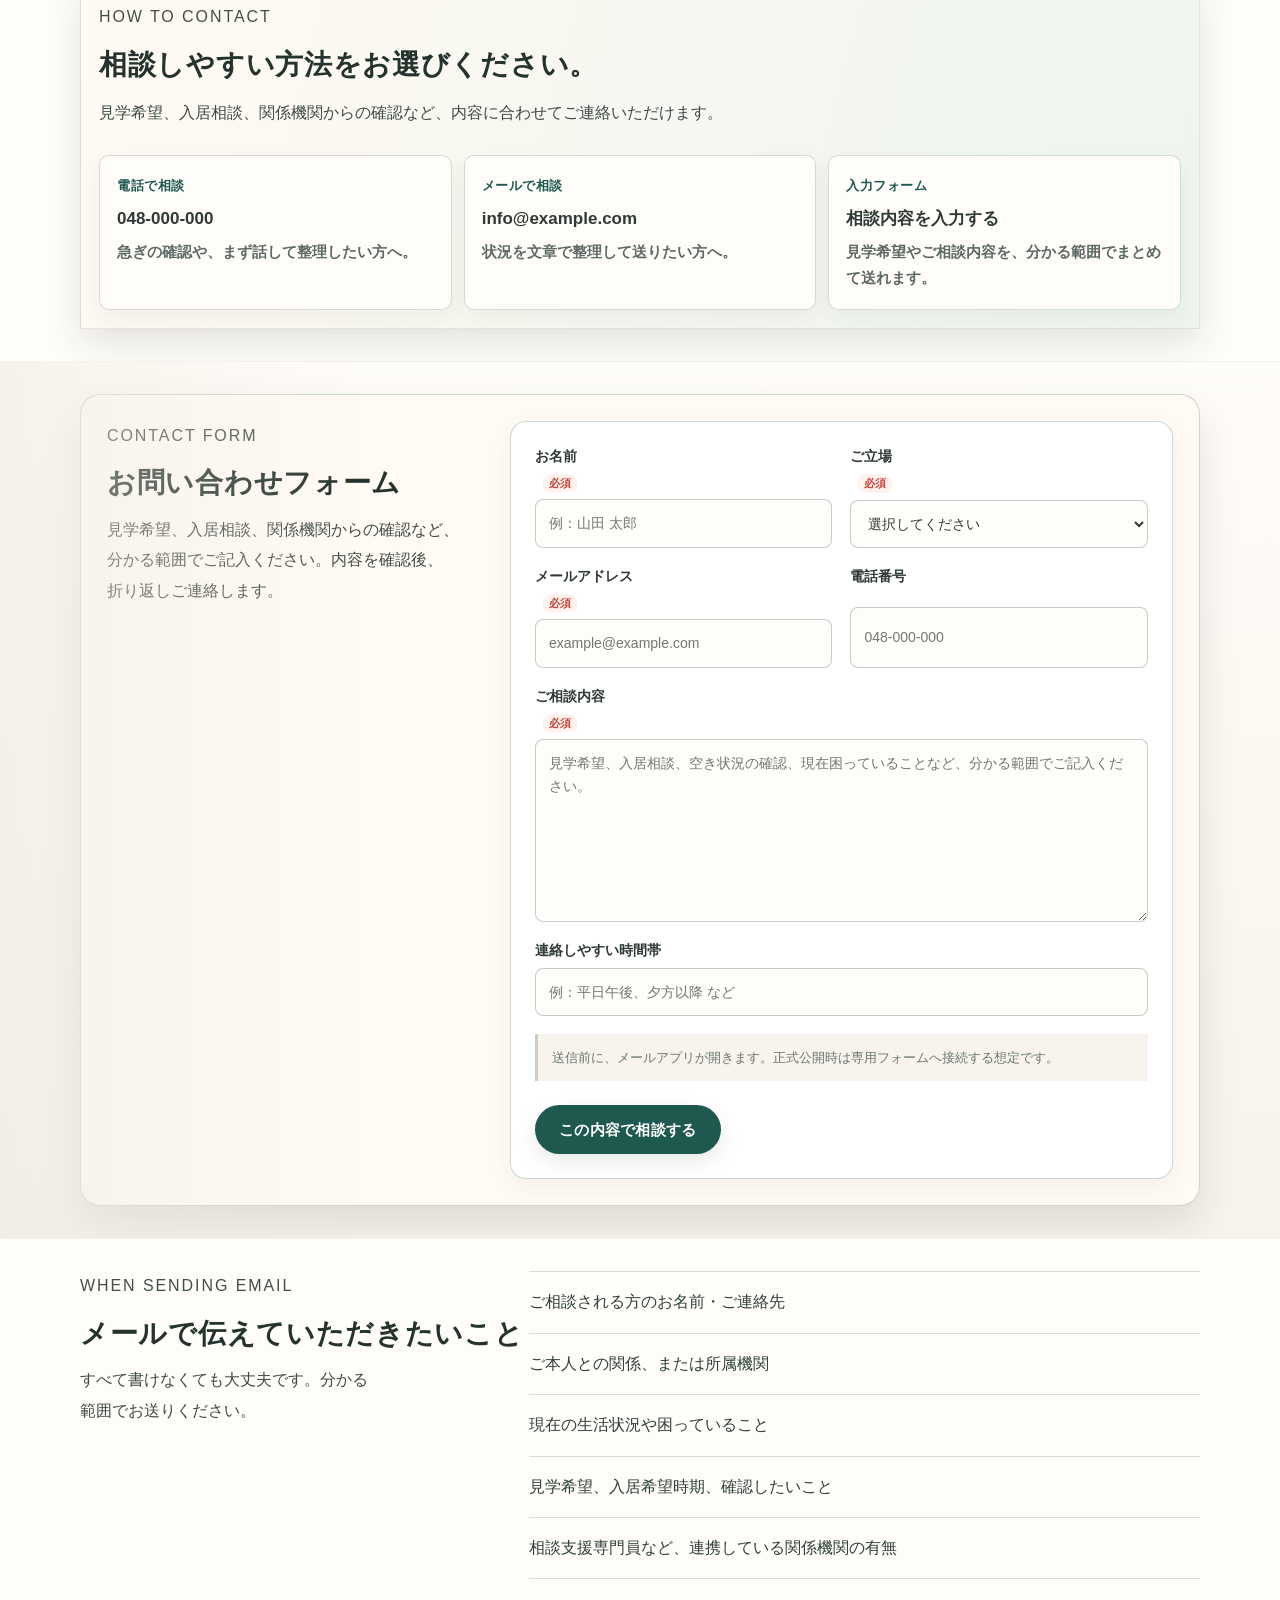
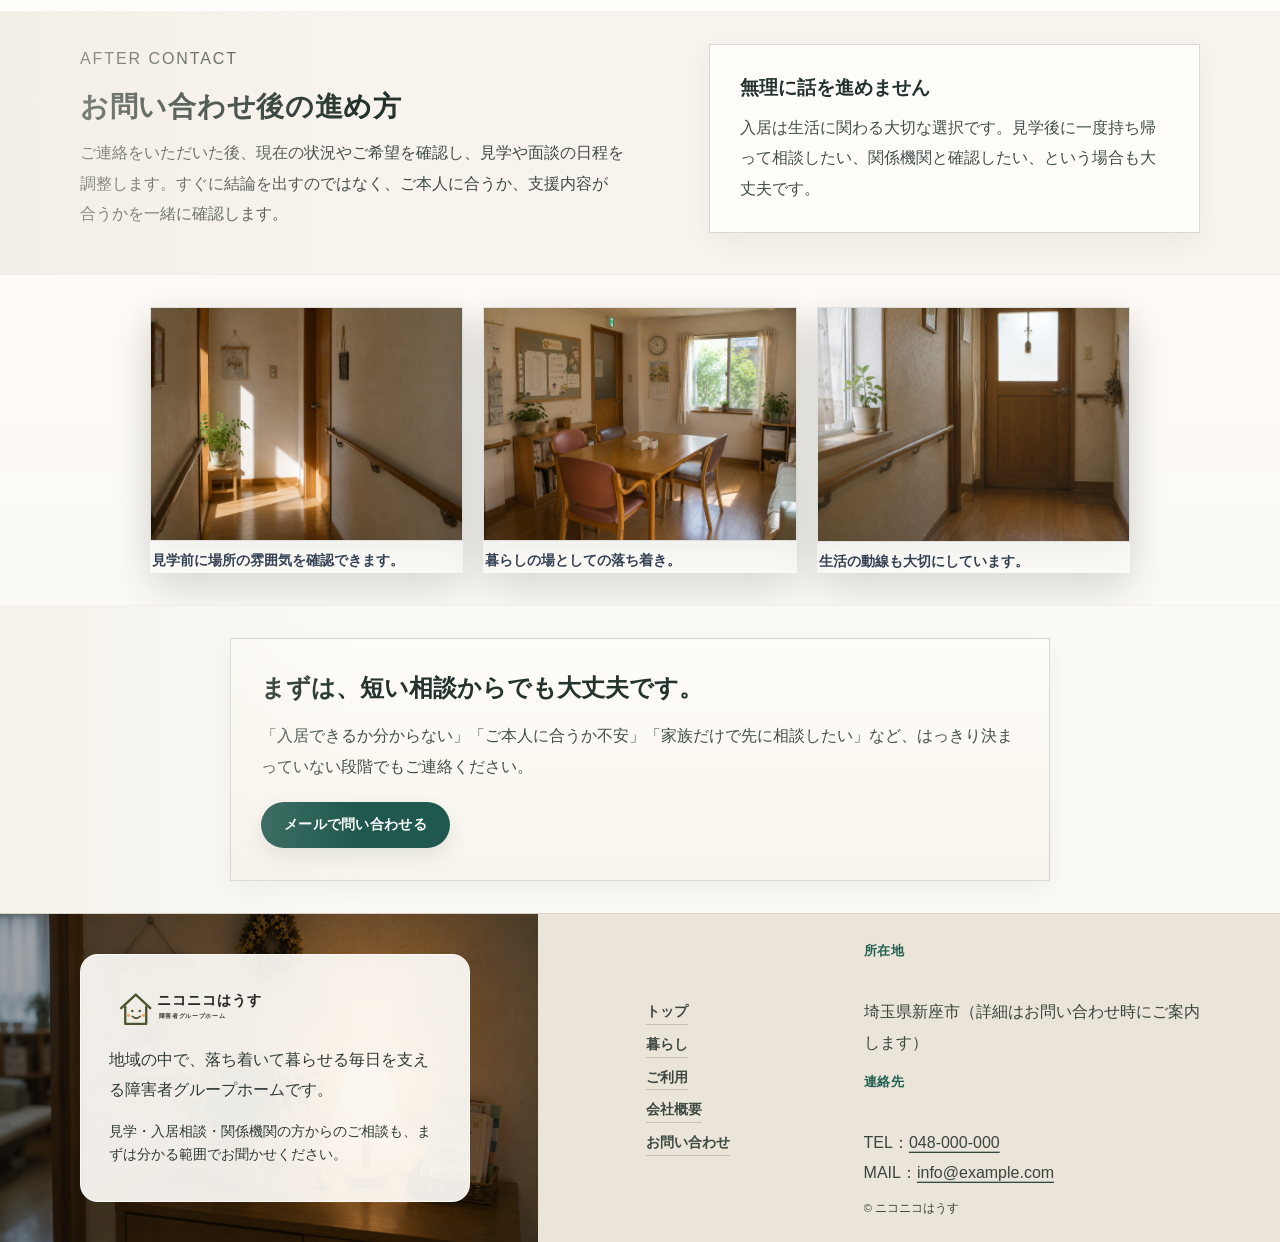
<file: contact.html>
<!DOCTYPE html>

<html lang="ja">
<head>
<meta charset="utf-8"/>
<meta content="width=device-width, initial-scale=1.0" name="viewport"/>
<title>お問い合わせ｜障害者グループホーム ニコニコはうす</title>
<meta content="ニコニコはうすへのお問い合わせページです。見学やご相談について、今の状況を伺いながら丁寧に対応します。" name="description"/>
<link href="assets/img/favicon.ico" rel="icon" sizes="any"/>
<link href="assets/img/favicon.svg" rel="icon" type="image/svg+xml"/>
<link href="assets/img/favicon.png" rel="icon" type="image/png"/>
<link href="assets/img/apple-touch-icon.png" rel="apple-touch-icon"/>
<link href="assets/css/style.css?v=20260510-integrated" rel="stylesheet"/>
<meta content="お問い合わせ｜障害者グループホーム ニコニコはうす" property="og:title"/><meta content="ニコニコはうすへのお問い合わせページです。見学やご相談について、今の状況を伺いながら丁寧に対応します。" property="og:description"/><meta content="website" property="og:type"/><meta content="ニコニコはうす" property="og:site_name"/><meta content="assets/img/hero-sub01.png" property="og:image"/><meta content="summary_large_image" name="twitter:card"/></head>
<body class="page-contact">
<header class="site-header">
<div aria-hidden="true" class="header-topline">
<div class="container header-topline-inner">
<span class="header-access-mini">JR武蔵野線「新座駅」より徒歩約15分</span>
<a class="header-tel-mini" href="tel:0480000000" aria-label="電話をかける 048-000-0000">
  <span class="header-tel-number">048-000-0000</span>
  <span class="header-tel-hours">受付 9:00–18:00</span>
</a>
</div>
</div>
<div class="container header-inner">
<a aria-label="ニコニコはうす トップへ" class="site-logo site-logo-image" href="index.html">
<img alt="ニコニコはうす 障害者グループホーム" src="assets/img/logo-nikoniko-house.svg"/>
</a>
<nav aria-label="グローバルナビゲーション" class="site-nav">
<a class="" href="index.html">トップ</a>
<a class="" href="life.html">暮らし</a>
<a class="" href="guide.html">ご利用</a>
<a class="" href="company.html">会社概要</a>
<a class="nav-contact active" href="contact.html">お問い合わせ</a>
</nav>
</div>
</header>
<main class="sub-page">
<section class="sub-hero contact-hero" fv-contact">
<div class="container sub-hero-inner">
<p class="sub-label">Contact</p>
<h1>お問い合わせ</h1>
<p>見学希望、入居相談、関係機関からの確認など、分かる範囲で大丈夫です。フォーム・電話・メールから選んでご連絡ください。</p>
<div class="contact-hero-actions">
<a class="btn-primary contact-form-jump" href="#contact-form">相談内容を入力する</a>
<a class="btn-text" href="tel:0300000000">電話で相談する</a>
</div>
<figure class="sub-hero-photo">
<img alt="夜の室内の小さな灯り" decoding="async" loading="lazy" src="assets/img/night_footer_02.jpg"/>
<figcaption>すぐに決めるためではなく、まず話せる入口として。</figcaption>
</figure>
</div>
</section>
<section class="section">
<div class="container contact-page-layout">
<div>
<p class="eyebrow">Consultation</p>
<h2 class="section-title">まずは、今の状況をお聞かせください。</h2>
<p class="section-lead">入居を決める前の相談、見学希望、関係機関からの確認など、内容に合わせて落ち着いて伺います。</p>
<p class="section-text">現在の生活についての不安、必要な支援、見学のご希望など、まずは分かる範囲でご連絡ください。</p>
<p class="section-text">ご本人、ご家族、相談支援専門員、医療・福祉関係者の方からのご相談をお受けしています。</p>
<p class="section-text contact-form-shortcut-text">電話やメールでもご相談いただけます。内容を整理して送りたい方は、下のボタンから入力フォームへ進めます。</p>
<p><a class="btn-primary contact-inline-form-link" href="#contact-form">お問い合わせ相談内容を入力する</a></p>
<div class="contact-box wide">
<div class="contact-item"><span>電話</span><strong><a href="tel:0300000000">048-000-000</a></strong></div>
<div class="contact-item"><span>メール</span><strong><a href="mailto:info@example.com">info@example.com</a></strong></div>
<p class="footer-small">受付時間外の場合は、メールまたはフォームからご連絡ください。確認後、順次ご連絡します。</p>
</div>
</div>
<figure class="photo-soft"><img alt="小さなお知らせ掲示" decoding="async" loading="lazy" src="assets/img/news_board_01.jpg"/><figcaption>すぐに決めるためではなく、まず状況を整理するためのご相談です。</figcaption></figure>
</div>
</section>
<section class="section section-warm">
<div class="container contact-notes">
<div>
<p class="eyebrow">No need to prepare perfectly</p>
<h2 class="section-title">整理できていなくても、相談できます。</h2>
<p class="section-text">入居時期、必要な支援、費用のことなど、最初からすべて整理できていなくても大丈夫です。お話を伺いながら、確認が必要なことを一緒に整理します。</p>
</div>
<div class="simple-list">
<article><h3>入居時期が未定</h3><p>今すぐではない段階でも、選択肢として相談できます。</p></article>
<article><h3>ご本人の希望が固まっていない</h3><p>ご本人の気持ちを大切にしながら、無理なく進めます。</p></article>
<article><h3>関係機関として確認したい</h3><p>空き状況や支援内容など、必要な情報を確認できます。</p></article>
<article><h3>家族だけで先に聞きたい</h3><p>ご本人に話す前の段階でも、まずは不安や状況を整理できます。</p></article>
</div>
</div>
</section>
<section class="section contact-route-section">
<div class="container contact-route-panel">
<div class="contact-route-head">
<p class="eyebrow">How to contact</p>
<h2 class="section-title">相談しやすい方法をお選びください。</h2>
<p class="section-text">見学希望、入居相談、関係機関からの確認など、内容に合わせてご連絡いただけます。</p>
</div>
<div class="contact-route-cards">
<a class="contact-route-card" href="tel:0300000000"><span>電話で相談</span><strong>048-000-000</strong><small>急ぎの確認や、まず話して整理したい方へ。</small></a>
<a class="contact-route-card" href="mailto:info@example.com"><span>メールで相談</span><strong>info@example.com</strong><small>状況を文章で整理して送りたい方へ。</small></a>
<a class="contact-route-card contact-route-card-form" href="#contact-form"><span>入力フォーム</span><strong>相談内容を入力する</strong><small>見学希望やご相談内容を、分かる範囲でまとめて送れます。</small></a>
</div>
</div>
</section>
<section class="section contact-form-section" id="contact-form">
<div class="container contact-form-layout">
<div>
<p class="eyebrow">Contact form</p>
<h2 class="section-title">お問い合わせフォーム</h2>
<p class="section-text">見学希望、入居相談、関係機関からの確認など、分かる範囲でご記入ください。内容を確認後、折り返しご連絡します。</p>
</div>
<form action="mailto:info@example.com" class="contact-form" enctype="text/plain" method="post">
<label>お名前<span>必須</span><input name="お名前" placeholder="例：山田 太郎" required="" type="text"/></label>
<label>ご立場<span>必須</span><select name="ご立場" required=""><option value="">選択してください</option><option>ご本人</option><option>ご家族</option><option>相談支援専門員</option><option>医療・福祉関係者</option><option>その他</option></select></label>
<label>メールアドレス<span>必須</span><input name="メールアドレス" placeholder="example@example.com" required="" type="email"/></label>
<label>電話番号<input name="電話番号" placeholder="048-000-000" type="tel"/></label>
<label class="form-wide">ご相談内容<span>必須</span><textarea name="ご相談内容" placeholder="見学希望、入居相談、空き状況の確認、現在困っていることなど、分かる範囲でご記入ください。" required="" rows="7"></textarea></label>
<label class="form-wide">連絡しやすい時間帯<input name="連絡しやすい時間帯" placeholder="例：平日午後、夕方以降 など" type="text"/></label>
<div class="form-wide form-note">送信前に、メールアプリが開きます。正式公開時は専用フォームへ接続する想定です。</div>
<button class="btn-primary form-wide" type="submit">この内容で相談する</button>
</form>
</div>
</section>
<section class="section contact-writing-section">
<div class="container writing-layout">
<div>
<p class="eyebrow">When sending email</p>
<h2 class="section-title">メールで伝えていただきたいこと</h2>
<p class="section-text">すべて書けなくても大丈夫です。分かる範囲でお送りください。</p>
</div>
<img alt="" aria-hidden="true" class="illust-soft contact-illust-note" src="assets/img/illustrations/illust-consultation.svg"/>
<div class="mail-guide-list">
<p>ご相談される方のお名前・ご連絡先</p>
<p>ご本人との関係、または所属機関</p>
<p>現在の生活状況や困っていること</p>
<p>見学希望、入居希望時期、確認したいこと</p>
<p>相談支援専門員など、連携している関係機関の有無</p>
</div>
</div>
</section>
<section class="section section-warm contact-after-section">
<div class="container warmth-layout">
<div>
<p class="eyebrow">After contact</p>
<h2 class="section-title">お問い合わせ後の進め方</h2>
<p class="section-text">ご連絡をいただいた後、現在の状況やご希望を確認し、見学や面談の日程を調整します。すぐに結論を出すのではなく、ご本人に合うか、支援内容が合うかを一緒に確認します。</p>
</div>
<div class="quiet-note-card">
<h3>無理に話を進めません</h3>
<p>入居は生活に関わる大切な選択です。見学後に一度持ち帰って相談したい、関係機関と確認したい、という場合も大丈夫です。</p>
</div>
</div>
</section>
<section class="section contact-photo-reassurance-section photo-replace-section">
<div class="container soft-photo-row contact-soft-row">
<figure class="photo-soft"><img alt="室内の自然光" decoding="async" loading="lazy" src="assets/img/company_light_01.jpg"/><figcaption>見学前に場所の雰囲気を確認できます。</figcaption></figure>
<figure class="photo-soft"><img alt="共有スペース" decoding="async" loading="lazy" src="assets/img/common_space_01.jpg"/><figcaption>暮らしの場としての落ち着き。</figcaption></figure>
<figure class="photo-soft"><img alt="廊下" decoding="async" loading="lazy" src="assets/img/company_air_02.jpg"/><figcaption>生活の動線も大切にしています。</figcaption></figure>
</div>
</section>
<section class="section final-contact-section">
<div class="container quiet-callout final-callout">
<h2>まずは、短い相談からでも大丈夫です。</h2>
<p>「入居できるか分からない」「ご本人に合うか不安」「家族だけで先に相談したい」など、はっきり決まっていない段階でもご連絡ください。</p>
<a class="btn-primary" href="mailto:info@example.com">メールで問い合わせる</a>
</div>
</section>
</main>
<nav aria-label="スマートフォン用固定ナビゲーション" class="sp-bottom-nav">
<a href="index.html">トップ</a>
<a href="life.html">暮らし</a>
<a href="guide.html">ご利用</a>
<a href="company.html">会社</a>
<a href="contact.html">相談</a>
</nav>
<footer class="site-footer site-footer-quiet">
<div class="container footer-main">
<div class="footer-about">
<a aria-label="ニコニコはうす トップへ" class="footer-logo" href="index.html">
<img alt="ニコニコはうす 障害者グループホーム" src="assets/img/logo-nikoniko-house.svg"/>
</a>
<p>地域の中で、落ち着いて暮らせる毎日を支える障害者グループホームです。</p>
<p class="footer-small">見学・入居相談・関係機関の方からのご相談も、まずは分かる範囲でお聞かせください。</p>
</div>
<div aria-label="フッターナビゲーション" class="footer-links">
<a href="index.html">トップ</a>
<a href="life.html">暮らし</a>
<a href="guide.html">ご利用</a>
<a href="company.html">会社概要</a>
<a href="contact.html">お問い合わせ</a>
</div>
<div class="footer-info">
<p><strong>所在地</strong><br/>埼玉県新座市（詳細はお問い合わせ時にご案内します）</p>
<p><strong>連絡先</strong><br/>TEL：<a href="tel:0300000000">048-000-000</a><br/>MAIL：<a href="mailto:info@example.com">info@example.com</a></p>
<p class="footer-copy">© ニコニコはうす</p>
</div>
</div>
<div class="container footer-bottom">
<span>© ニコニコはうす</span>
<span>障害福祉サービス・共同生活援助</span>
</div>
</footer>
<script src="assets/js/main.js?v=20260510-integrated"></script>
</body>
</html>
</file>
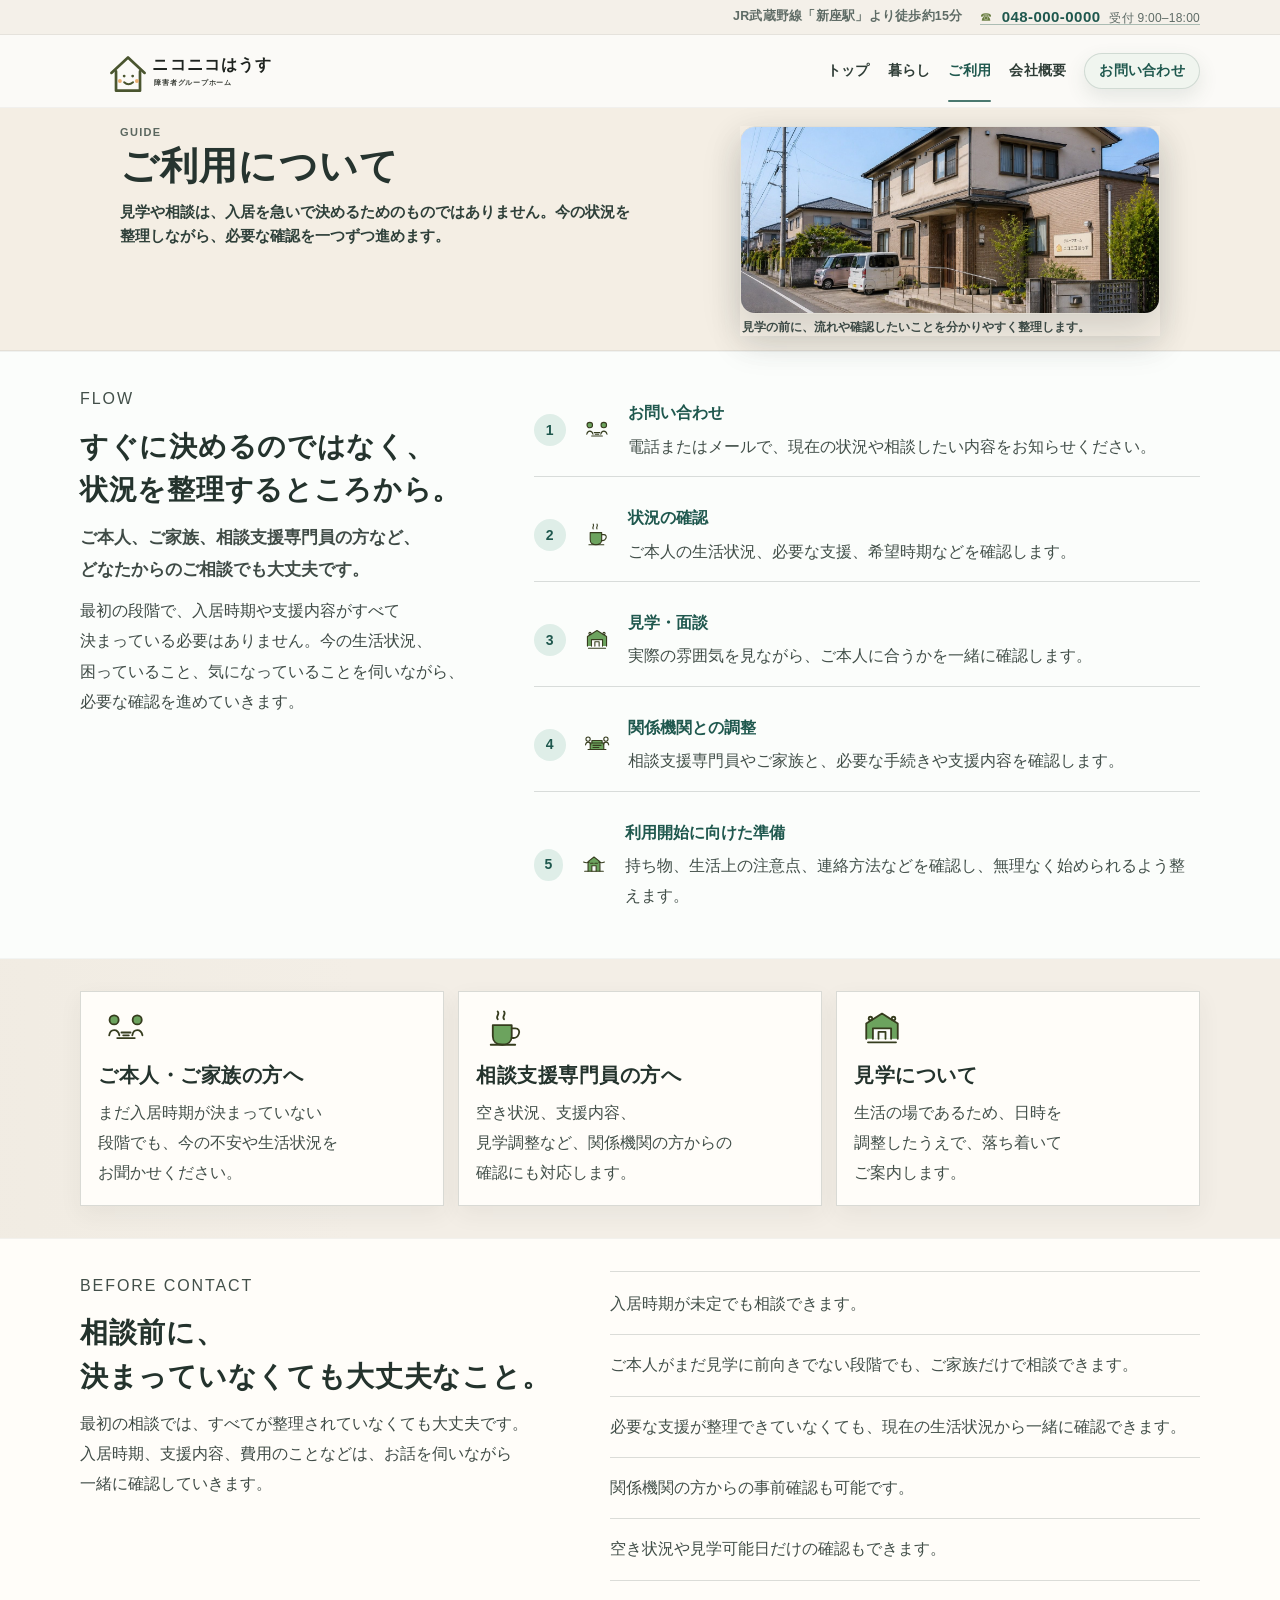
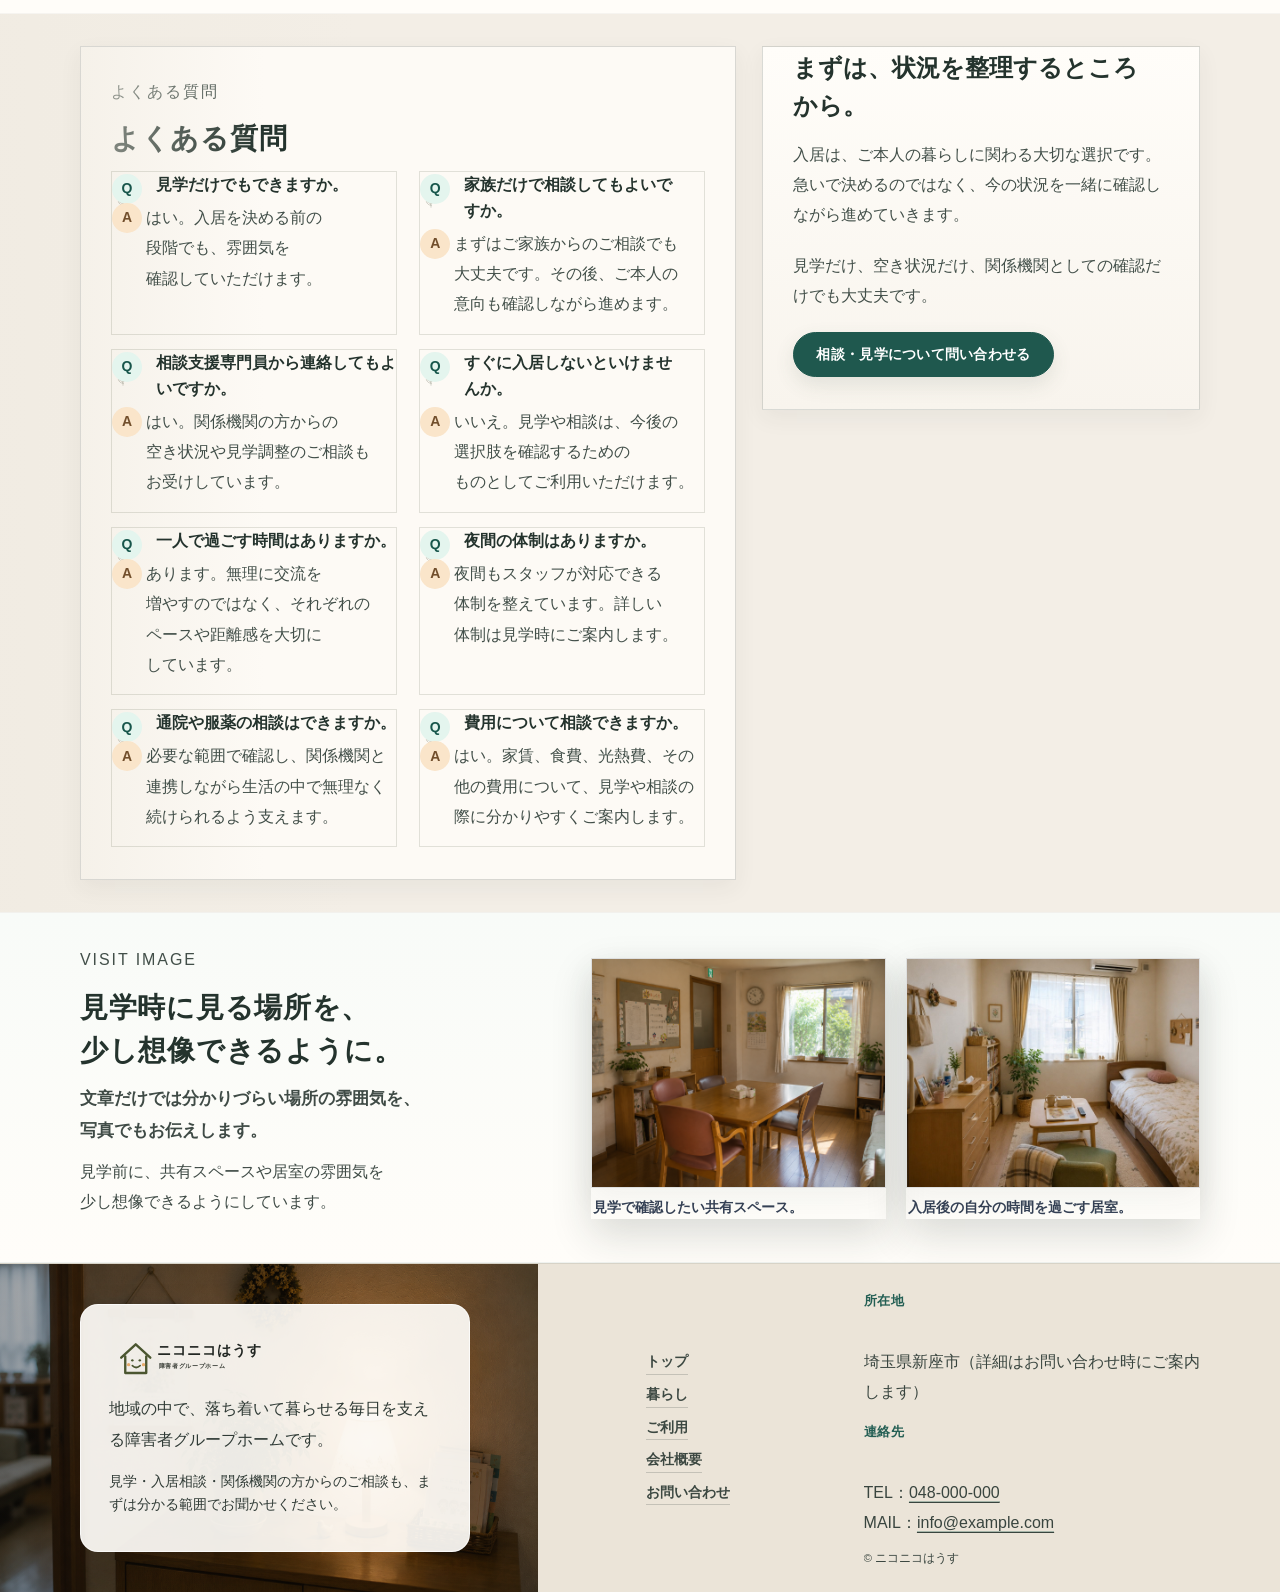
<file: guide.html>
<!DOCTYPE html>

<html lang="ja">
<head>
<meta charset="utf-8"/>
<meta content="width=device-width, initial-scale=1.0" name="viewport"/>
<title>ご利用の流れ｜障害者グループホーム ニコニコはうす</title>
<meta content="ニコニコはうすのご利用の流れ、見学、相談、体験利用についてご案内します。ご本人やご家族の状況を伺いながら丁寧に進めます。" name="description"/>
<link href="assets/img/favicon.ico" rel="icon" sizes="any"/>
<link href="assets/img/favicon.svg" rel="icon" type="image/svg+xml"/>
<link href="assets/img/favicon.png" rel="icon" type="image/png"/>
<link href="assets/img/apple-touch-icon.png" rel="apple-touch-icon"/>
<link href="assets/css/style.css?v=20260510-integrated" rel="stylesheet"/>
<meta content="ご利用の流れ｜障害者グループホーム ニコニコはうす" property="og:title"/><meta content="ニコニコはうすのご利用の流れ、見学、相談、体験利用についてご案内します。ご本人やご家族の状況を伺いながら丁寧に進めます。" property="og:description"/><meta content="website" property="og:type"/><meta content="ニコニコはうす" property="og:site_name"/><meta content="assets/img/hero-sub01.png" property="og:image"/><meta content="summary_large_image" name="twitter:card"/></head>
<body class="page-flow page-guide">
<header class="site-header">
<div aria-hidden="true" class="header-topline">
<div class="container header-topline-inner">
<span class="header-access-mini">JR武蔵野線「新座駅」より徒歩約15分</span>
<a class="header-tel-mini" href="tel:0480000000" aria-label="電話をかける 048-000-0000">
  <span class="header-tel-number">048-000-0000</span>
  <span class="header-tel-hours">受付 9:00–18:00</span>
</a>
</div>
</div>
<div class="container header-inner">
<a aria-label="ニコニコはうす トップへ" class="site-logo site-logo-image" href="index.html">
<img alt="ニコニコはうす 障害者グループホーム" src="assets/img/logo-nikoniko-house.svg"/>
</a>
<nav aria-label="グローバルナビゲーション" class="site-nav">
<a class="" href="index.html">トップ</a>
<a class="" href="life.html">暮らし</a>
<a class="active" href="guide.html">ご利用</a>
<a class="" href="company.html">会社概要</a>
<a class="nav-contact" href="contact.html">お問い合わせ</a>
</nav>
</div>
</header>
<main class="sub-page">
<section class="sub-hero guide-hero" fv-guide">
<div class="container sub-hero-inner">
<p class="sub-label">Guide</p>
<h1>ご利用について</h1>
<p>見学や相談は、入居を急いで決めるためのものではありません。今の状況を整理しながら、必要な確認を一つずつ進めます。</p>
<figure class="sub-hero-photo">
<img alt="見学時に確認しやすい住まいの入口" decoding="async" loading="lazy" src="assets/img/exterior.jpg"/>
<figcaption>見学の前に、流れや確認したいことを分かりやすく整理します。</figcaption>
</figure>
</div>
</section>
<section class="section">
<div class="container guide-detail-layout">
<div>
<p class="eyebrow">Flow</p>
<h2 class="section-title">すぐに決めるのではなく、状況を整理するところから。</h2>
<p class="section-lead">ご本人、ご家族、相談支援専門員の方など、どなたからのご相談でも大丈夫です。</p>
<p class="section-text">最初の段階で、入居時期や支援内容がすべて決まっている必要はありません。今の生活状況、困っていること、気になっていることを伺いながら、必要な確認を進めていきます。</p>
</div>
<ol class="flow-list large-flow">
<li><span>1</span><img alt="" class="flow-illust" src="assets/img/illustrations/illust-consultation.svg"/><p><strong>お問い合わせ</strong>電話またはメールで、現在の状況や相談したい内容をお知らせください。</p></li>
<li><span>2</span><img alt="" class="flow-illust" src="assets/img/illustrations/illust-cup.svg"/><p><strong>状況の確認</strong>ご本人の生活状況、必要な支援、希望時期などを確認します。</p></li>
<li><span>3</span><img alt="" class="flow-illust" src="assets/img/illustrations/illust-tour.svg"/><p><strong>見学・面談</strong>実際の雰囲気を見ながら、ご本人に合うかを一緒に確認します。</p></li>
<li><span>4</span><img alt="" class="flow-illust" src="assets/img/illustrations/illust-trial.svg"/><p><strong>関係機関との調整</strong>相談支援専門員やご家族と、必要な手続きや支援内容を確認します。</p></li>
<li><span>5</span><img alt="" class="flow-illust" src="assets/img/illustrations/illust-start.svg"/><p><strong>利用開始に向けた準備</strong>持ち物、生活上の注意点、連絡方法などを確認し、無理なく始められるよう整えます。</p></li>
</ol>
</div>
</section>
<section class="section section-warm">
<div class="container guide-cards">
<article><img alt="" class="card-illust" src="assets/img/illustrations/illust-consultation.svg"/><h2>ご本人・ご家族の方へ</h2><p>まだ入居時期が決まっていない段階でも、今の不安や生活状況をお聞かせください。</p></article>
<article><img alt="" class="card-illust" src="assets/img/illustrations/illust-cup.svg"/><h2>相談支援専門員の方へ</h2><p>空き状況、支援内容、見学調整など、関係機関の方からの確認にも対応します。</p></article>
<article><img alt="" class="card-illust" src="assets/img/illustrations/illust-tour.svg"/><h2>見学について</h2><p>生活の場であるため、日時を調整したうえで、落ち着いてご案内します。</p></article>
</div>
</section>
<section class="section guide-check-section">
<div class="container contact-notes">
<div>
<p class="eyebrow">Before contact</p>
<h2 class="section-title">相談前に、決まっていなくても大丈夫なこと。</h2>
<p class="section-text">最初の相談では、すべてが整理されていなくても大丈夫です。入居時期、支援内容、費用のことなどは、お話を伺いながら一緒に確認していきます。</p>
</div>
<div class="mail-guide-list">
<p>入居時期が未定でも相談できます。</p>
<p>ご本人がまだ見学に前向きでない段階でも、ご家族だけで相談できます。</p>
<p>必要な支援が整理できていなくても、現在の生活状況から一緒に確認できます。</p>
<p>関係機関の方からの事前確認も可能です。</p>
<p>空き状況や見学可能日だけの確認もできます。</p>
</div>
</div>
</section>
<section class="section section-warm">
<div class="container lower-two-column faq-heavy-layout">
<section class="faq-panel faq-panel-wide">
<p class="eyebrow">よくある質問</p>
<h2 class="section-title">よくある質問</h2>
<div class="faq-list faq-list-expanded">
<article class="faq-item"><h3>見学だけでもできますか。</h3><p class="faq-answer">はい。入居を決める前の段階でも、雰囲気を確認していただけます。</p></article>
<article class="faq-item"><h3>家族だけで相談してもよいですか。</h3><p class="faq-answer">まずはご家族からのご相談でも大丈夫です。その後、ご本人の意向も確認しながら進めます。</p></article>
<article class="faq-item"><h3>相談支援専門員から連絡してもよいですか。</h3><p class="faq-answer">はい。関係機関の方からの空き状況や見学調整のご相談もお受けしています。</p></article>
<article class="faq-item"><h3>すぐに入居しないといけませんか。</h3><p class="faq-answer">いいえ。見学や相談は、今後の選択肢を確認するためのものとしてご利用いただけます。</p></article>
<article class="faq-item"><h3>一人で過ごす時間はありますか。</h3><p class="faq-answer">あります。無理に交流を増やすのではなく、それぞれのペースや距離感を大切にしています。</p></article>
<article class="faq-item"><h3>夜間の体制はありますか。</h3><p class="faq-answer">夜間もスタッフが対応できる体制を整えています。詳しい体制は見学時にご案内します。</p></article>
<article class="faq-item"><h3>通院や服薬の相談はできますか。</h3><p class="faq-answer">必要な範囲で確認し、関係機関と連携しながら生活の中で無理なく続けられるよう支えます。</p></article>
<article class="faq-item"><h3>費用について相談できますか。</h3><p class="faq-answer">はい。家賃、食費、光熱費、その他の費用について、見学や相談の際に分かりやすくご案内します。</p></article>
</div>
</section>
<section class="quiet-callout">
<h2>まずは、状況を整理するところから。</h2>
<p>入居は、ご本人の暮らしに関わる大切な選択です。急いで決めるのではなく、今の状況を一緒に確認しながら進めていきます。</p>
<p>見学だけ、空き状況だけ、関係機関としての確認だけでも大丈夫です。</p>
<a class="btn-primary" href="contact.html">相談・見学について問い合わせる</a>
</section>
</div>
</section>
<section class="section guide-photo-support-section photo-replace-section">
<div class="container note-layout">
<div>
<p class="eyebrow">Visit image</p>
<h2 class="section-title">見学時に見る場所を、少し想像できるように。</h2>
<p class="section-lead">文章だけでは分かりづらい場所の雰囲気を、写真でもお伝えします。</p>
<p class="section-text">見学前に、共有スペースや居室の雰囲気を少し想像できるようにしています。</p>
</div>
<div class="stacked-photos">
<figure class="photo-soft"><img alt="共有スペース" decoding="async" loading="lazy" src="assets/img/common_space_01.jpg"/><figcaption>見学で確認したい共有スペース。</figcaption></figure>
<figure class="photo-soft"><img alt="居室" decoding="async" loading="lazy" src="assets/img/room.jpg"/><figcaption>入居後の自分の時間を過ごす居室。</figcaption></figure>
</div>
</div>
</section>
</main>
<nav aria-label="スマートフォン用固定ナビゲーション" class="sp-bottom-nav">
<a href="index.html">トップ</a>
<a href="life.html">暮らし</a>
<a href="guide.html">ご利用</a>
<a href="company.html">会社</a>
<a href="contact.html">相談</a>
</nav>
<footer class="site-footer site-footer-quiet">
<div class="container footer-main">
<div class="footer-about">
<a aria-label="ニコニコはうす トップへ" class="footer-logo" href="index.html">
<img alt="ニコニコはうす 障害者グループホーム" src="assets/img/logo-nikoniko-house.svg"/>
</a>
<p>地域の中で、落ち着いて暮らせる毎日を支える障害者グループホームです。</p>
<p class="footer-small">見学・入居相談・関係機関の方からのご相談も、まずは分かる範囲でお聞かせください。</p>
</div>
<div aria-label="フッターナビゲーション" class="footer-links">
<a href="index.html">トップ</a>
<a href="life.html">暮らし</a>
<a href="guide.html">ご利用</a>
<a href="company.html">会社概要</a>
<a href="contact.html">お問い合わせ</a>
</div>
<div class="footer-info">
<p><strong>所在地</strong><br/>埼玉県新座市（詳細はお問い合わせ時にご案内します）</p>
<p><strong>連絡先</strong><br/>TEL：<a href="tel:0300000000">048-000-000</a><br/>MAIL：<a href="mailto:info@example.com">info@example.com</a></p>
<p class="footer-copy">© ニコニコはうす</p>
</div>
</div>
<div class="container footer-bottom">
<span>© ニコニコはうす</span>
<span>障害福祉サービス・共同生活援助</span>
</div>
</footer>
<script src="assets/js/main.js?v=20260510-integrated"></script>
</body>
</html>
</file>
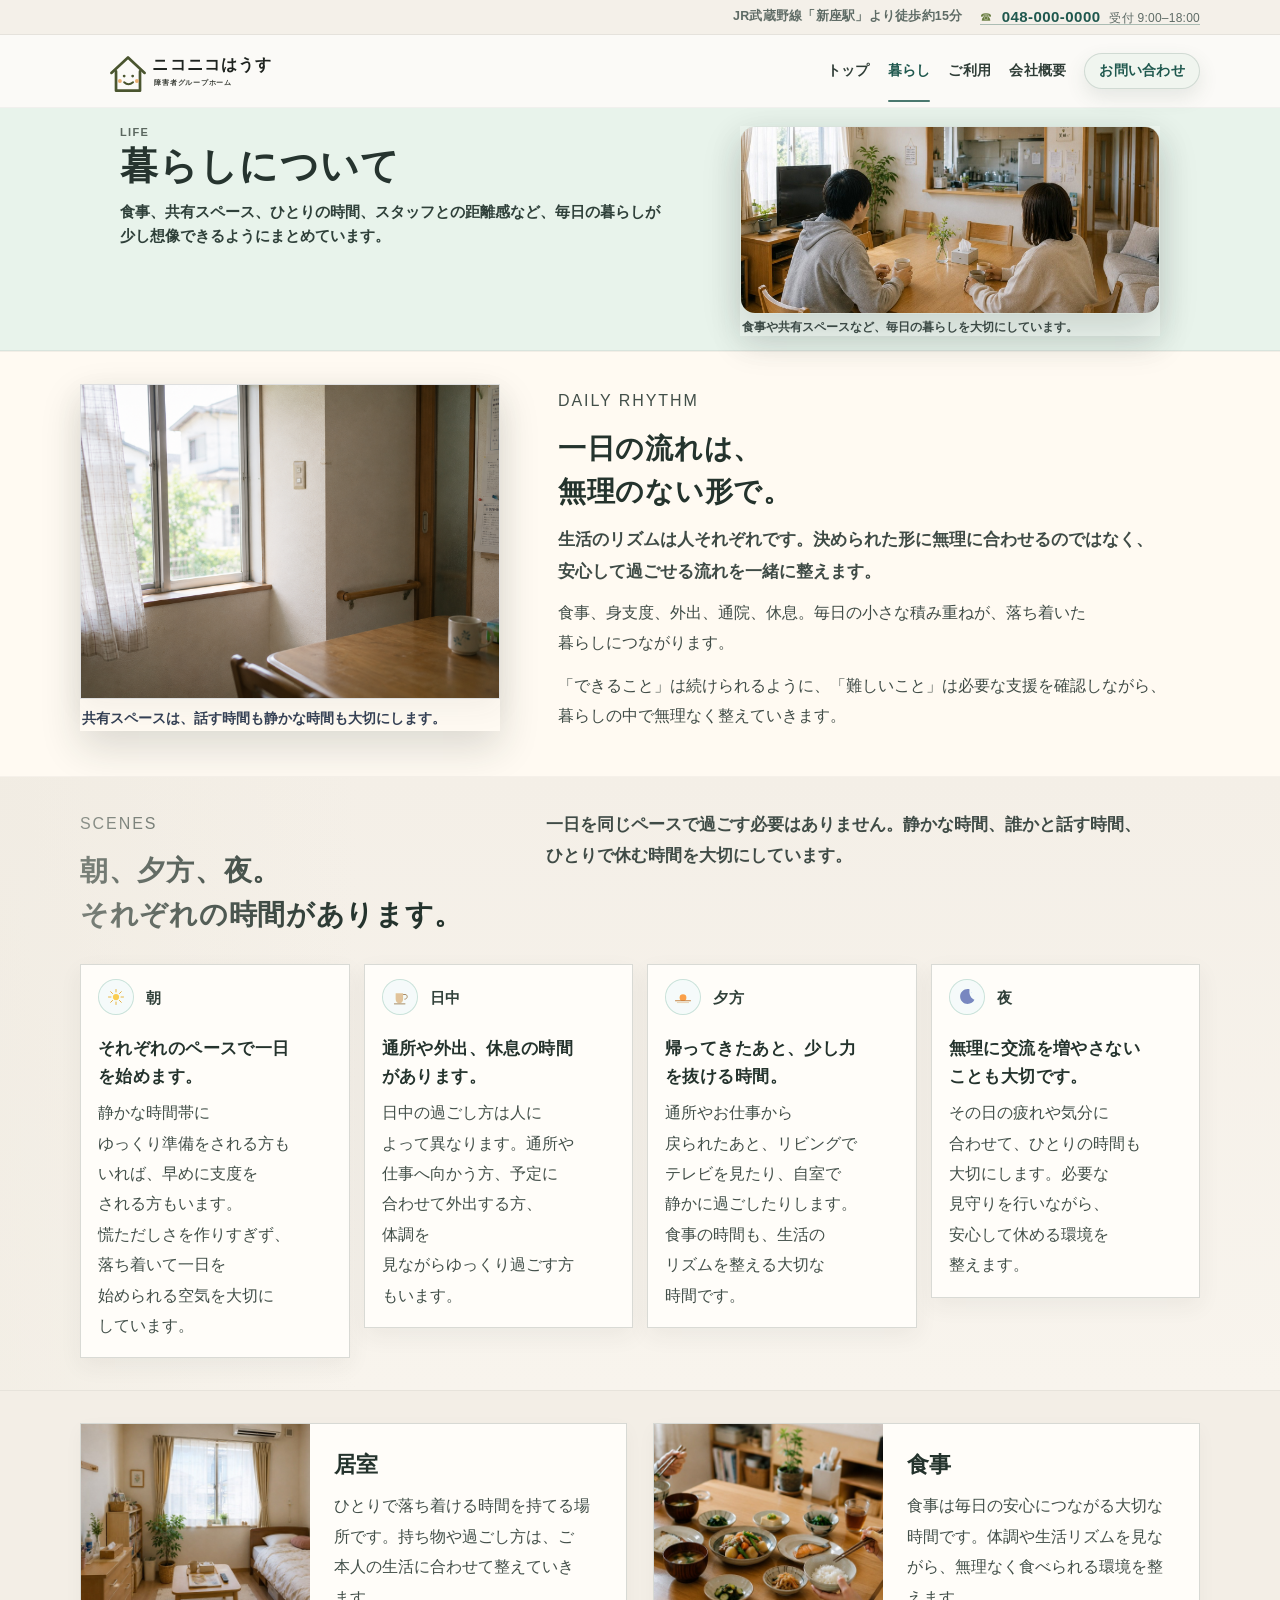
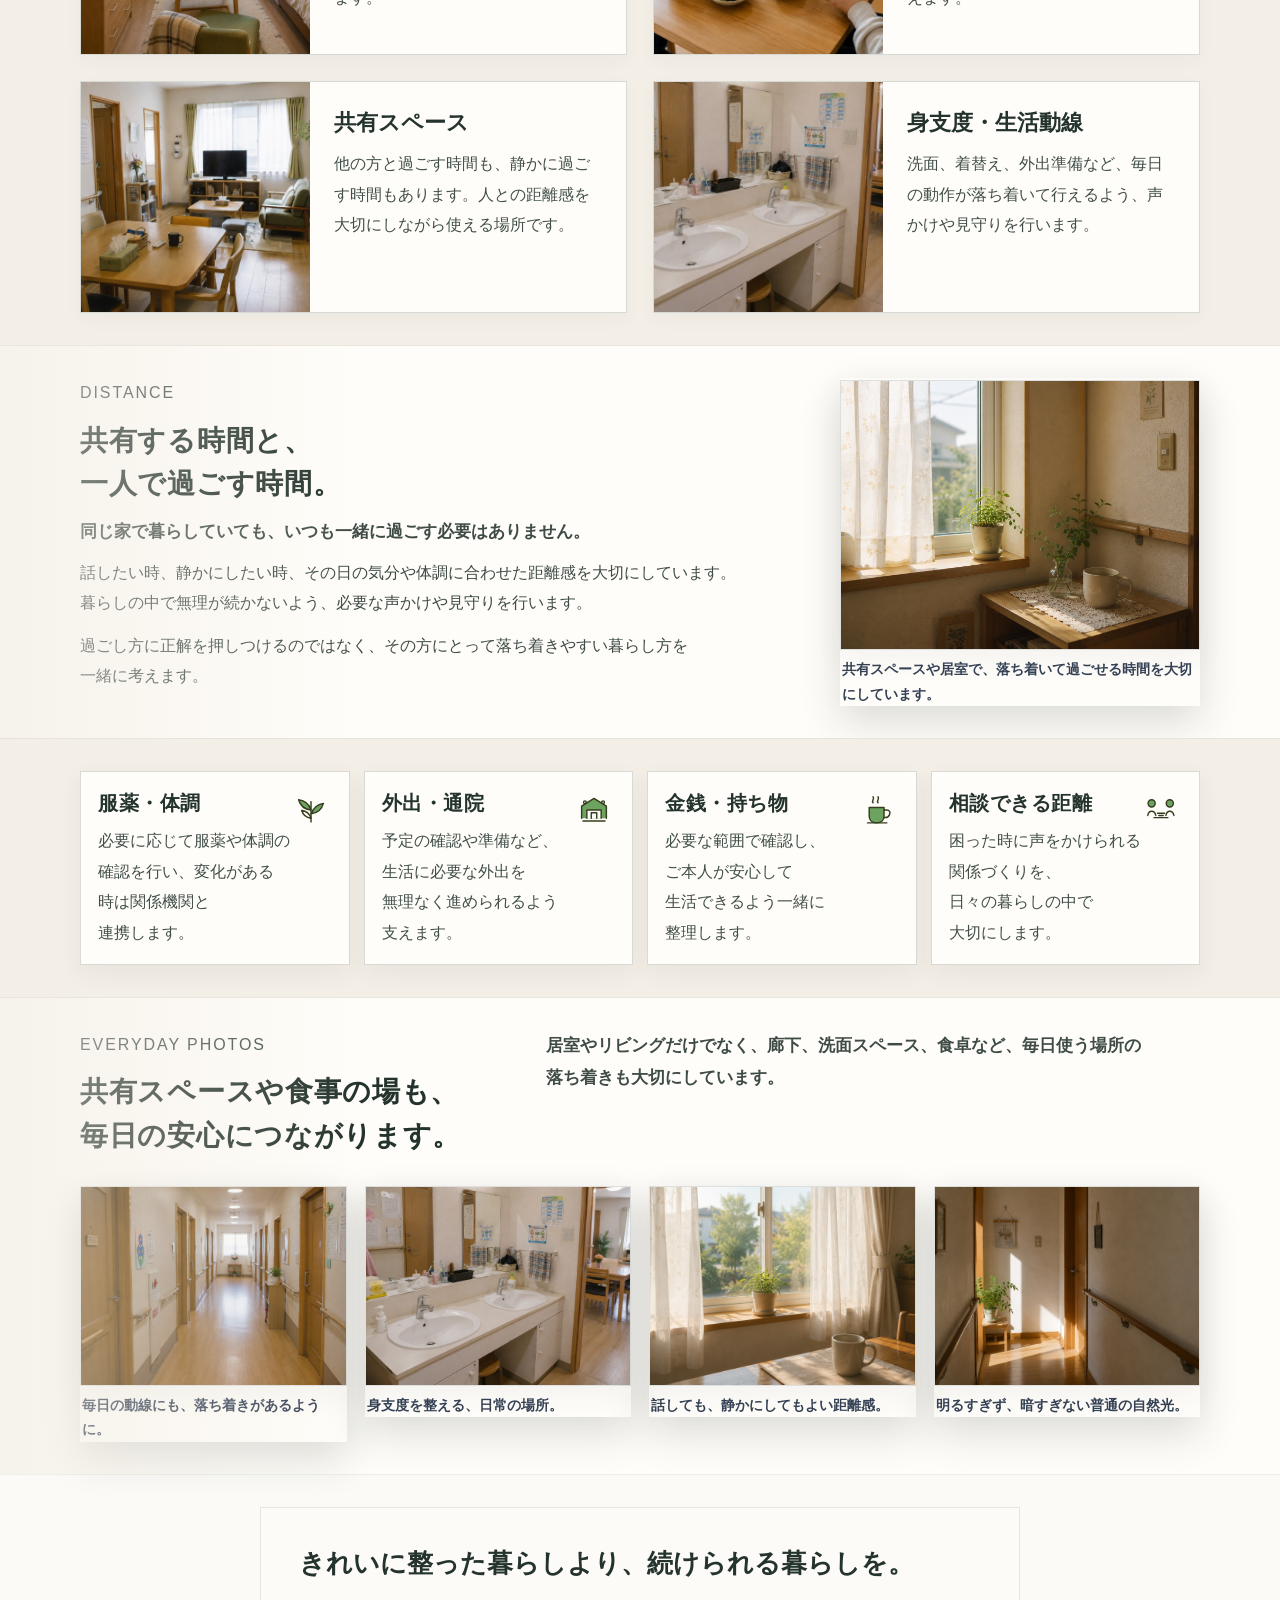
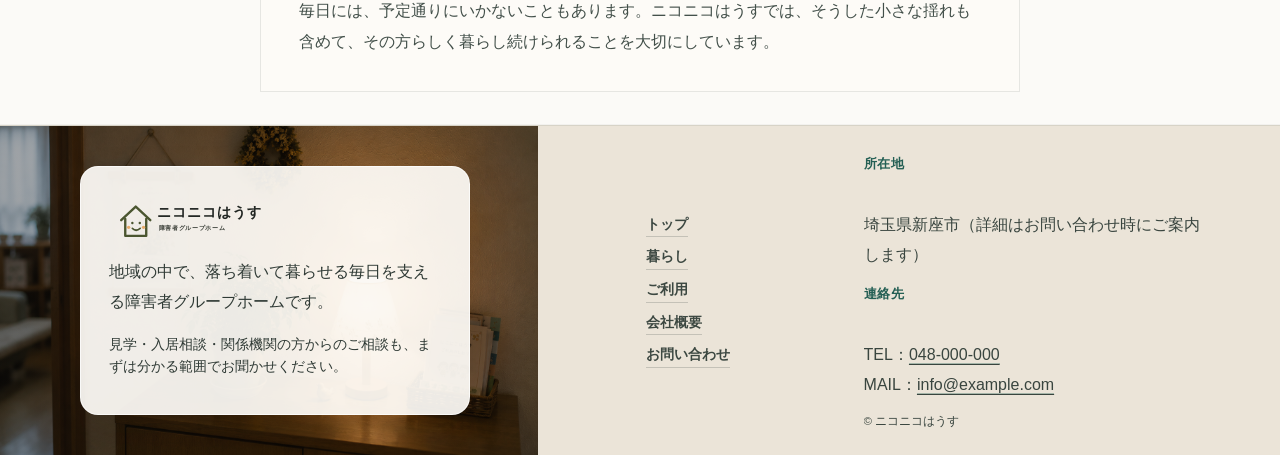
<file: life.html>
<!DOCTYPE html>

<html lang="ja">
<head>
<meta charset="utf-8"/>
<meta content="width=device-width, initial-scale=1.0" name="viewport"/>
<title>暮らしについて｜障害者グループホーム ニコニコはうす</title>
<meta content="ニコニコはうすでの暮らしについてご紹介します。食事、居室、共有スペースなど、普通の生活を大切にした日々の過ごし方を掲載しています。" name="description"/>
<link href="assets/img/favicon.ico" rel="icon" sizes="any"/>
<link href="assets/img/favicon.svg" rel="icon" type="image/svg+xml"/>
<link href="assets/img/favicon.png" rel="icon" type="image/png"/>
<link href="assets/img/apple-touch-icon.png" rel="apple-touch-icon"/>
<link href="assets/css/style.css?v=20260510-integrated" rel="stylesheet"/>
<meta content="暮らしについて｜障害者グループホーム ニコニコはうす" property="og:title"/><meta content="ニコニコはうすでの暮らしについてご紹介します。食事、居室、共有スペースなど、普通の生活を大切にした日々の過ごし方を掲載しています。" property="og:description"/><meta content="website" property="og:type"/><meta content="ニコニコはうす" property="og:site_name"/><meta content="assets/img/hero-sub01.png" property="og:image"/><meta content="summary_large_image" name="twitter:card"/></head>
<body class="page-life">
<header class="site-header">
<div aria-hidden="true" class="header-topline">
<div class="container header-topline-inner">
<span class="header-access-mini">JR武蔵野線「新座駅」より徒歩約15分</span>
<a class="header-tel-mini" href="tel:0480000000" aria-label="電話をかける 048-000-0000">
  <span class="header-tel-number">048-000-0000</span>
  <span class="header-tel-hours">受付 9:00–18:00</span>
</a>
</div>
</div>
<div class="container header-inner">
<a aria-label="ニコニコはうす トップへ" class="site-logo site-logo-image" href="index.html">
<img alt="ニコニコはうす 障害者グループホーム" src="assets/img/logo-nikoniko-house.svg"/>
</a>
<nav aria-label="グローバルナビゲーション" class="site-nav">
<a class="" href="index.html">トップ</a>
<a class="active" href="life.html">暮らし</a>
<a class="" href="guide.html">ご利用</a>
<a class="" href="company.html">会社概要</a>
<a class="nav-contact" href="contact.html">お問い合わせ</a>
</nav>
</div>
</header>
<main class="sub-page">
<section class="sub-hero life-hero" fv-life">
<div class="container sub-hero-inner">
<p class="sub-label">Life</p>
<h1>暮らしについて</h1>
<p>食事、共有スペース、ひとりの時間、スタッフとの距離感など、毎日の暮らしが少し想像できるようにまとめています。</p>
<figure class="sub-hero-photo">
<img alt="共有スペースで話す様子" decoding="async" loading="lazy" src="assets/img/life-living.jpg"/>
<figcaption>食事や共有スペースなど、毎日の暮らしを大切にしています。</figcaption>
</figure>
</div>
</section>
<section class="section">
<div class="container sub-intro-layout reverse">
<figure class="photo-soft"><img alt="窓辺の光" decoding="async" loading="lazy" src="assets/img/life_air_03.jpg"/><figcaption>共有スペースは、話す時間も静かな時間も大切にします。</figcaption></figure>
<div>
<p class="eyebrow">Daily rhythm</p>
<h2 class="section-title">一日の流れは、無理のない形で。</h2>
<p class="section-lead">生活のリズムは人それぞれです。決められた形に無理に合わせるのではなく、安心して過ごせる流れを一緒に整えます。</p>
<p class="section-text">食事、身支度、外出、通院、休息。毎日の小さな積み重ねが、落ち着いた暮らしにつながります。</p>
<p class="section-text">「できること」は続けられるように、「難しいこと」は必要な支援を確認しながら、暮らしの中で無理なく整えていきます。</p>
</div>
</div>
</section>
<section class="section section-warm day-scenes-section">
<div class="container">
<div class="section-heading split-heading">
<div><p class="eyebrow">Scenes</p><h2 class="section-title">朝、夕方、夜。それぞれの時間があります。</h2></div>
<p class="section-lead">一日を同じペースで過ごす必要はありません。静かな時間、誰かと話す時間、ひとりで休む時間を大切にしています。</p>
</div>
<div class="scene-grid">
<article><div class="time-mini"><img alt="" aria-hidden="true" src="assets/img/mini-icons/sun.svg"/><span>朝</span></div><h3>それぞれのペースで一日を始めます。</h3><p>静かな時間帯にゆっくり準備をされる方もいれば、早めに支度をされる方もいます。慌ただしさを作りすぎず、落ち着いて一日を始められる空気を大切にしています。</p></article>
<article><div class="time-mini"><img alt="" aria-hidden="true" src="assets/img/mini-icons/cup.svg"/><span>日中</span></div><h3>通所や外出、休息の時間があります。</h3><p>日中の過ごし方は人によって異なります。通所や仕事へ向かう方、予定に合わせて外出する方、体調を見ながらゆっくり過ごす方もいます。</p></article>
<article><div class="time-mini"><img alt="" aria-hidden="true" src="assets/img/mini-icons/sunset.svg"/><span>夕方</span></div><h3>帰ってきたあと、少し力を抜ける時間。</h3><p>通所やお仕事から戻られたあと、リビングでテレビを見たり、自室で静かに過ごしたりします。食事の時間も、生活のリズムを整える大切な時間です。</p></article>
<article><div class="time-mini"><img alt="" aria-hidden="true" src="assets/img/mini-icons/moon.svg"/><span>夜</span></div><h3>無理に交流を増やさないことも大切です。</h3><p>その日の疲れや気分に合わせて、ひとりの時間も大切にします。必要な見守りを行いながら、安心して休める環境を整えます。</p></article>
</div>
</div>
</section>
<section class="section section-warm">
<div class="container life-detail-grid">
<article><img alt="居室" decoding="async" loading="lazy" src="assets/img/room.jpg"/><div><h2>居室</h2><p>ひとりで落ち着ける時間を持てる場所です。持ち物や過ごし方は、ご本人の生活に合わせて整えていきます。</p></div></article>
<article><img alt="食事" decoding="async" loading="lazy" src="assets/img/meal.jpg"/><div><h2>食事</h2><p>食事は毎日の安心につながる大切な時間です。体調や生活リズムを見ながら、無理なく食べられる環境を整えます。</p></div></article>
<article><img alt="共有スペース" decoding="async" loading="lazy" src="assets/img/commonspace.jpg"/><div><h2>共有スペース</h2><p>他の方と過ごす時間も、静かに過ごす時間もあります。人との距離感を大切にしながら使える場所です。</p></div></article>
<article><img alt="洗面スペース" decoding="async" loading="lazy" src="assets/img/washroom.jpg"/><div><h2>身支度・生活動線</h2><p>洗面、着替え、外出準備など、毎日の動作が落ち着いて行えるよう、声かけや見守りを行います。</p></div></article>
</div>
</section>
<section class="section life-note-section">
<div class="container note-layout">
<div>
<p class="eyebrow">Distance</p>
<h2 class="section-title">共有する時間と、一人で過ごす時間。</h2>
<p class="section-lead">同じ家で暮らしていても、いつも一緒に過ごす必要はありません。</p>
<p class="section-text">話したい時、静かにしたい時、その日の気分や体調に合わせた距離感を大切にしています。暮らしの中で無理が続かないよう、必要な声かけや見守りを行います。</p>
<p class="section-text">過ごし方に正解を押しつけるのではなく、その方にとって落ち着きやすい暮らし方を一緒に考えます。</p>
</div>
<figure class="photo-soft"><img alt="暮らしの気配" decoding="async" loading="lazy" src="assets/img/life_air_01.jpg"/><figcaption>共有スペースや居室で、落ち着いて過ごせる時間を大切にしています。</figcaption></figure>
</div>
</section>
<section class="section section-warm life-support-detail">
<div class="container guide-cards four-cards">
<article><img alt="" aria-hidden="true" class="card-mini-icon" src="assets/img/illustrations/illust-leaf.svg"/><h2>服薬・体調</h2><p>必要に応じて服薬や体調の確認を行い、変化がある時は関係機関と連携します。</p></article>
<article><img alt="" aria-hidden="true" class="card-mini-icon" src="assets/img/illustrations/illust-tour.svg"/><h2>外出・通院</h2><p>予定の確認や準備など、生活に必要な外出を無理なく進められるよう支えます。</p></article>
<article><img alt="" aria-hidden="true" class="card-mini-icon" src="assets/img/illustrations/illust-cup.svg"/><h2>金銭・持ち物</h2><p>必要な範囲で確認し、ご本人が安心して生活できるよう一緒に整理します。</p></article>
<article><img alt="" aria-hidden="true" class="card-mini-icon" src="assets/img/illustrations/illust-consultation.svg"/><h2>相談できる距離</h2><p>困った時に声をかけられる関係づくりを、日々の暮らしの中で大切にします。</p></article>
</div>
</section>
<section class="section life-gallery-section">
<div class="container">
<div class="section-heading split-heading">
<div><p class="eyebrow">Everyday photos</p><h2 class="section-title">共有スペースや食事の場も、毎日の安心につながります。</h2></div>
<p class="section-lead">居室やリビングだけでなく、廊下、洗面スペース、食卓など、毎日使う場所の落ち着きも大切にしています。</p>
</div>
<div class="editorial-gallery quiet-gallery">
<figure class="life-photo-large photo-soft"><img alt="廊下" decoding="async" loading="lazy" src="assets/img/hallway.jpg"/><figcaption>毎日の動線にも、落ち着きがあるように。</figcaption></figure>
<figure class="life-photo-tall photo-soft"><img alt="洗面スペース" decoding="async" loading="lazy" src="assets/img/washroom.jpg"/><figcaption>身支度を整える、日常の場所。</figcaption></figure>
<figure class="life-photo-mid photo-soft"><img alt="窓辺の自然光" decoding="async" loading="lazy" src="assets/img/top_main_01.jpg"/><figcaption>話しても、静かにしてもよい距離感。</figcaption></figure>
<figure class="life-photo-small photo-soft"><img alt="自然光が入る室内" decoding="async" loading="lazy" src="assets/img/company_light_01.jpg"/><figcaption>明るすぎず、暗すぎない普通の自然光。</figcaption></figure>
</div>
</div>
</section>
<section class="section">
<div class="container life-bottom-message">
<h2>きれいに整った暮らしより、続けられる暮らしを。</h2>
<p>毎日には、予定通りにいかないこともあります。ニコニコはうすでは、そうした小さな揺れも含めて、その方らしく暮らし続けられることを大切にしています。</p>
</div>
</section>
</main>
<nav aria-label="スマートフォン用固定ナビゲーション" class="sp-bottom-nav">
<a href="index.html">トップ</a>
<a href="life.html">暮らし</a>
<a href="guide.html">ご利用</a>
<a href="company.html">会社</a>
<a href="contact.html">相談</a>
</nav>
<footer class="site-footer site-footer-quiet">
<div class="container footer-main">
<div class="footer-about">
<a aria-label="ニコニコはうす トップへ" class="footer-logo" href="index.html">
<img alt="ニコニコはうす 障害者グループホーム" src="assets/img/logo-nikoniko-house.svg"/>
</a>
<p>地域の中で、落ち着いて暮らせる毎日を支える障害者グループホームです。</p>
<p class="footer-small">見学・入居相談・関係機関の方からのご相談も、まずは分かる範囲でお聞かせください。</p>
</div>
<div aria-label="フッターナビゲーション" class="footer-links">
<a href="index.html">トップ</a>
<a href="life.html">暮らし</a>
<a href="guide.html">ご利用</a>
<a href="company.html">会社概要</a>
<a href="contact.html">お問い合わせ</a>
</div>
<div class="footer-info">
<p><strong>所在地</strong><br/>埼玉県新座市（詳細はお問い合わせ時にご案内します）</p>
<p><strong>連絡先</strong><br/>TEL：<a href="tel:0300000000">048-000-000</a><br/>MAIL：<a href="mailto:info@example.com">info@example.com</a></p>
<p class="footer-copy">© ニコニコはうす</p>
</div>
</div>
<div class="container footer-bottom">
<span>© ニコニコはうす</span>
<span>障害福祉サービス・共同生活援助</span>
</div>
</footer>
<script src="assets/js/main.js?v=20260510-integrated"></script>
</body>
</html>
</file>
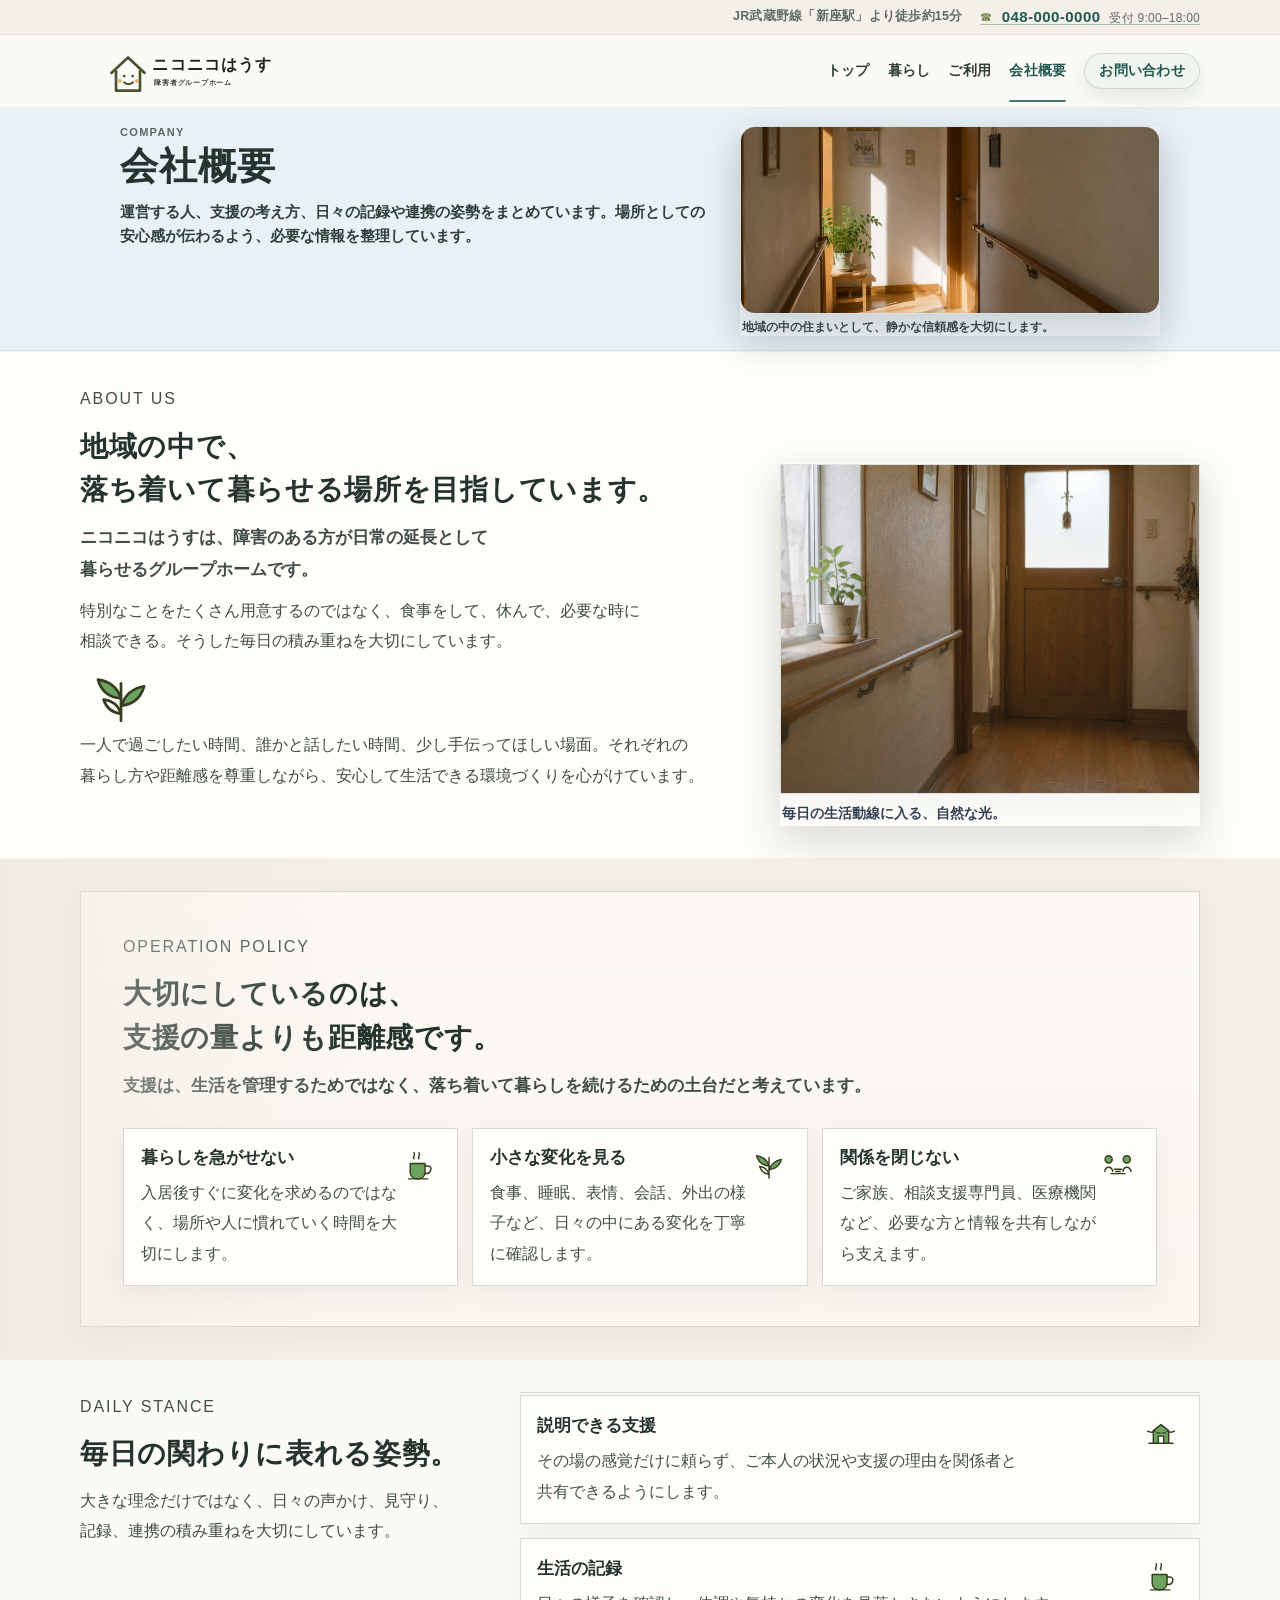
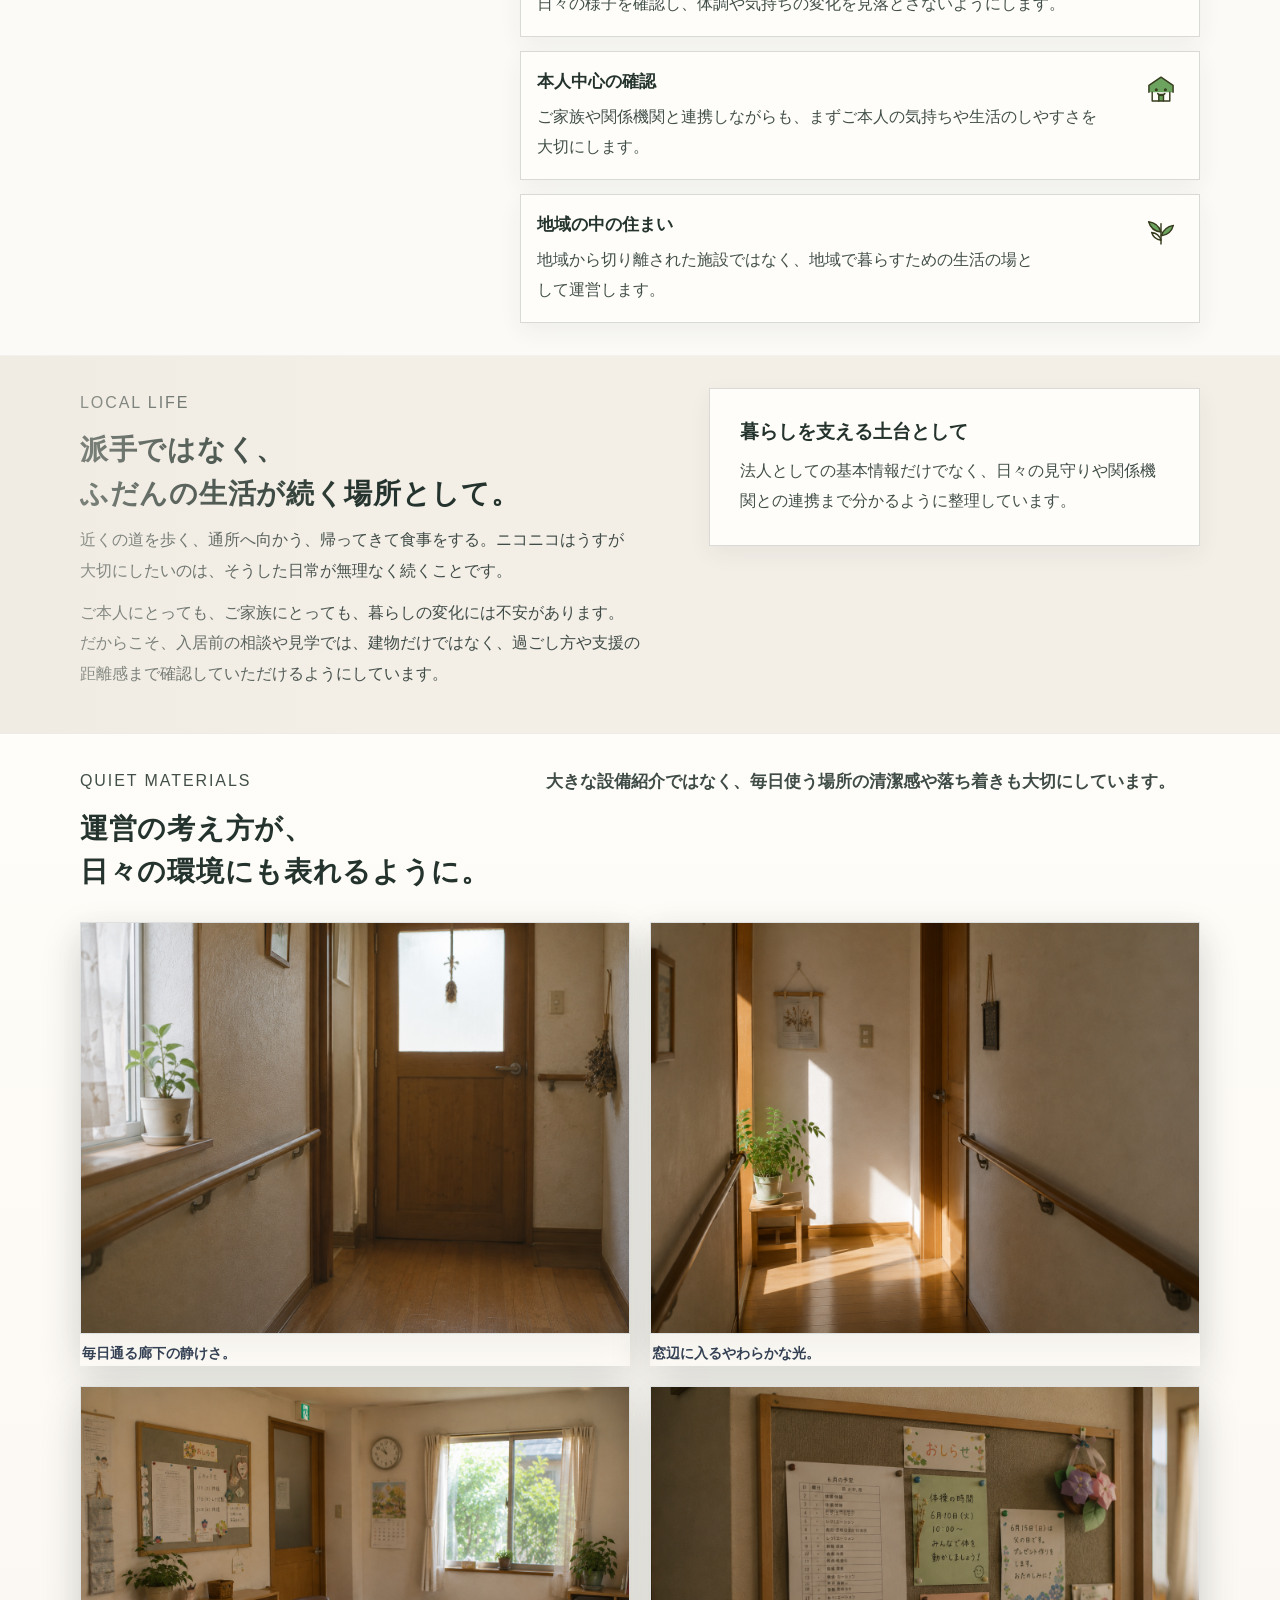
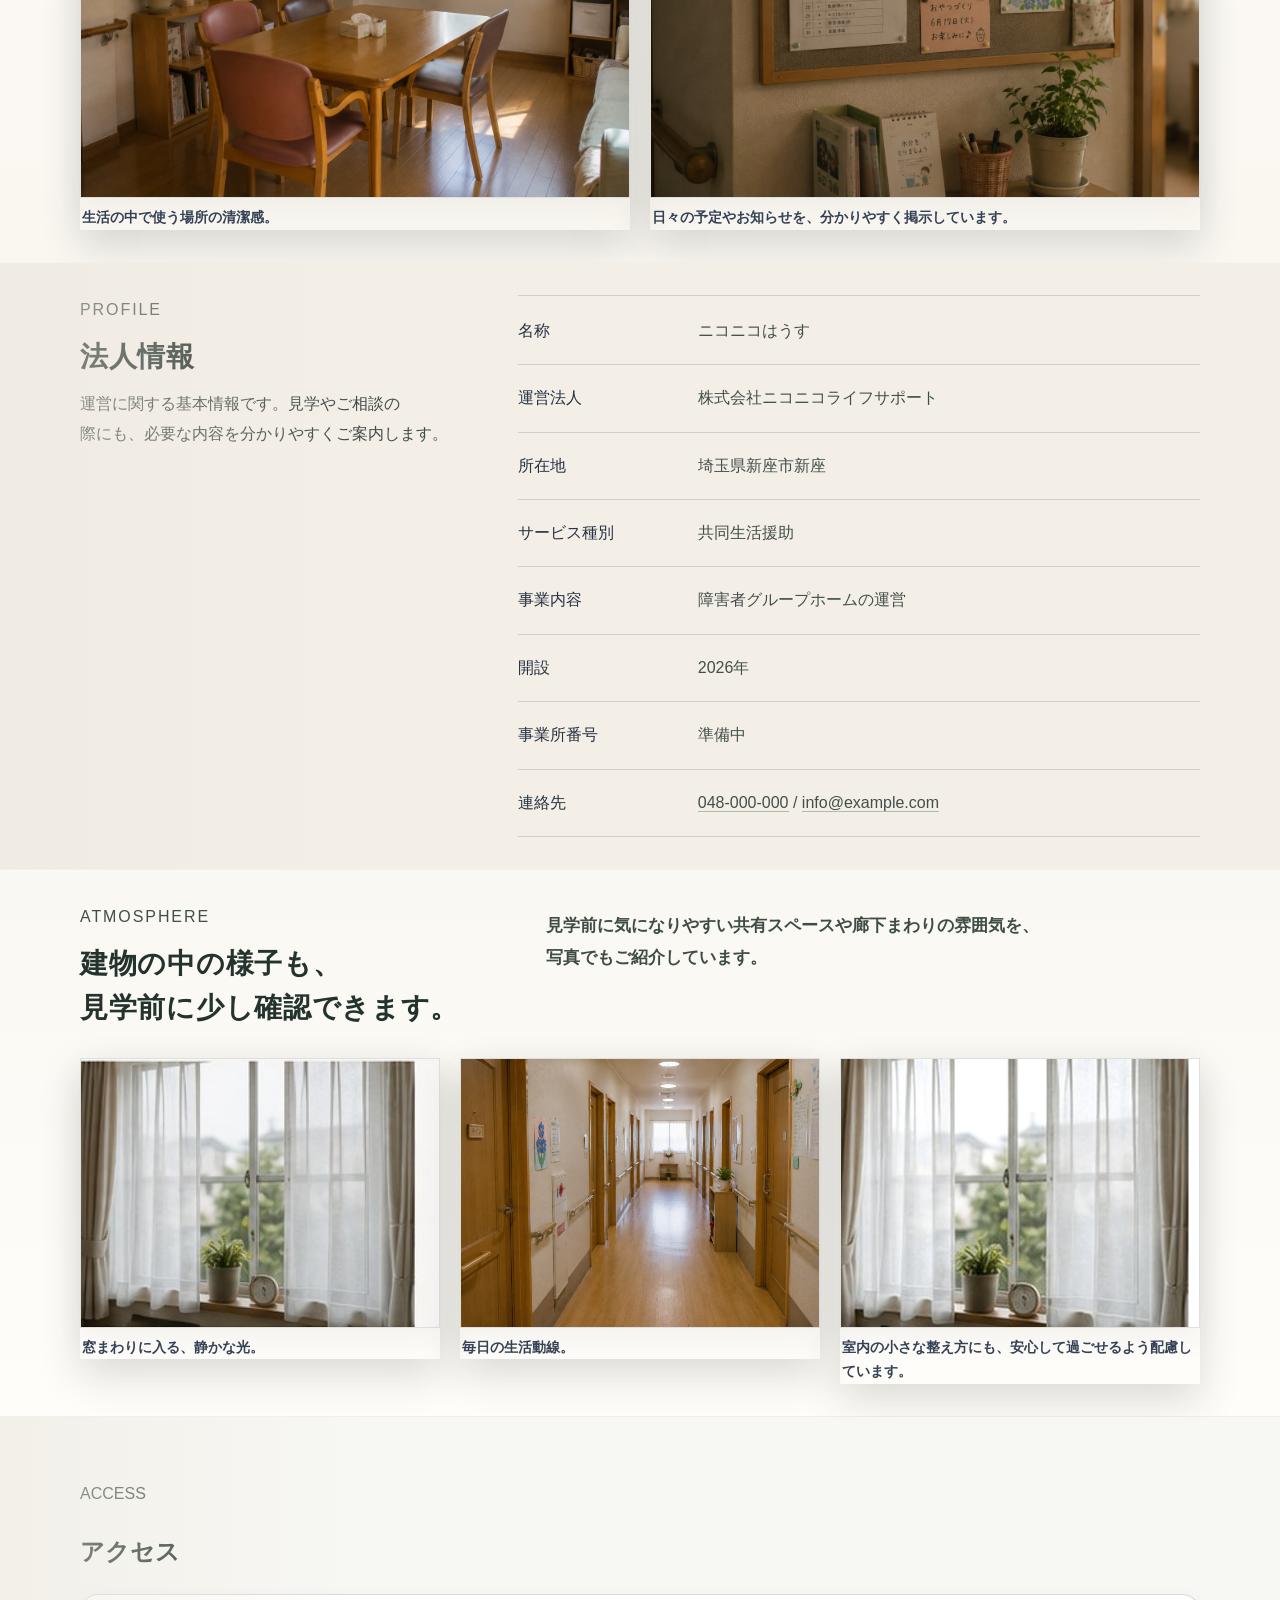
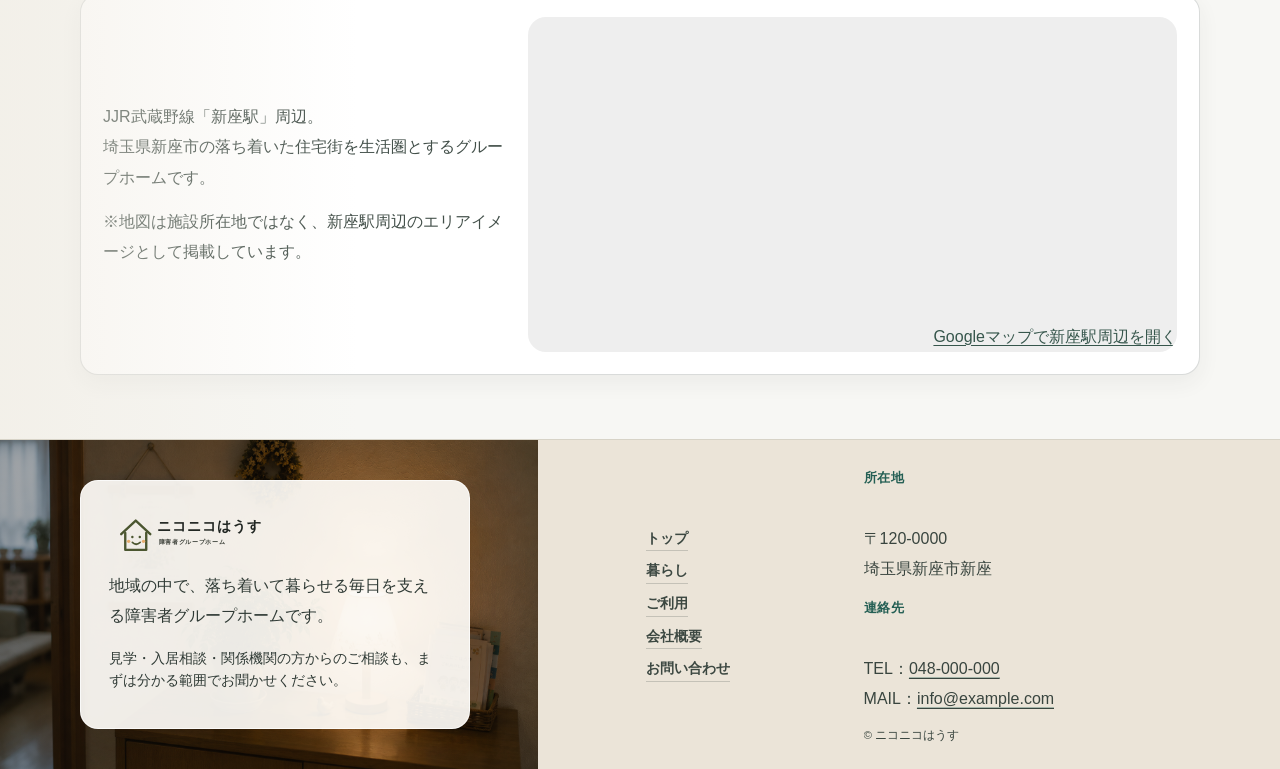
<file: nikoniko/company.html>
<!DOCTYPE html>

<html lang="ja">
<head>
<meta charset="utf-8"/>
<meta content="width=device-width, initial-scale=1.0" name="viewport"/>
<title>会社概要・アクセス｜障害者グループホーム ニコニコはうす</title>
<meta content="ニコニコはうすの会社概要とアクセス情報です。埼玉県新座市・新座駅周辺を生活圏とするグループホームとして、落ち着いた暮らしを大切にしています。" name="description"/>
<link href="assets/img/favicon.ico" rel="icon" sizes="any"/>
<link href="assets/img/favicon.svg" rel="icon" type="image/svg+xml"/>
<link href="assets/img/favicon.png" rel="icon" type="image/png"/>
<link href="assets/img/apple-touch-icon.png" rel="apple-touch-icon"/>
<link href="assets/css/style.css?v=20260510-integrated" rel="stylesheet"/>
<meta content="会社概要・アクセス｜障害者グループホーム ニコニコはうす" property="og:title"/><meta content="ニコニコはうすの会社概要とアクセス情報です。埼玉県新座市・新座駅周辺を生活圏とするグループホームとして、落ち着いた暮らしを大切にしています。" property="og:description"/><meta content="website" property="og:type"/><meta content="ニコニコはうす" property="og:site_name"/><meta content="assets/img/hero-sub01.png" property="og:image"/><meta content="summary_large_image" name="twitter:card"/></head>
<body class="page-company">
<header class="site-header">
<div aria-hidden="true" class="header-topline">
<div class="container header-topline-inner">
<span class="header-access-mini">JR武蔵野線「新座駅」より徒歩約15分</span>
<a class="header-tel-mini" href="tel:0480000000" aria-label="電話をかける 048-000-0000">
  <span class="header-tel-number">048-000-0000</span>
  <span class="header-tel-hours">受付 9:00–18:00</span>
</a>
</div>
</div>
<div class="container header-inner">
<a aria-label="ニコニコはうす トップへ" class="site-logo site-logo-image" href="index.html">
<img alt="ニコニコはうす 障害者グループホーム" src="assets/img/logo-nikoniko-house.svg"/>
</a>
<nav aria-label="グローバルナビゲーション" class="site-nav">
<a class="" href="index.html">トップ</a>
<a class="" href="life.html">暮らし</a>
<a class="" href="guide.html">ご利用</a>
<a class="active" href="company.html">会社概要</a>
<a class="nav-contact" href="contact.html">お問い合わせ</a>
</nav>
</div>
</header>
<main class="sub-page">
<section class="sub-hero company-hero" fv-company">
<div class="container sub-hero-inner">
<p class="sub-label">Company</p>
<h1>会社概要</h1>
<p>運営する人、支援の考え方、日々の記録や連携の姿勢をまとめています。場所としての安心感が伝わるよう、必要な情報を整理しています。</p>
<figure class="sub-hero-photo">
<img alt="自然光が入る生活動線" decoding="async" loading="lazy" src="assets/img/company_light_01.jpg"/>
<figcaption>地域の中の住まいとして、静かな信頼感を大切にします。</figcaption>
</figure>
</div>
</section>
<section class="section">
<div class="container sub-intro-layout">
<div>
<p class="eyebrow">About us</p>
<h2 class="section-title">地域の中で、落ち着いて暮らせる場所を目指しています。</h2>
<p class="section-lead">ニコニコはうすは、障害のある方が日常の延長として暮らせるグループホームです。</p>
<p class="section-text">特別なことをたくさん用意するのではなく、食事をして、休んで、必要な時に相談できる。そうした毎日の積み重ねを大切にしています。</p>
<img alt="" aria-hidden="true" class="illust-soft company-illust-note" src="assets/img/illustrations/illust-leaf.svg"/>
<p class="section-text">一人で過ごしたい時間、誰かと話したい時間、少し手伝ってほしい場面。それぞれの暮らし方や距離感を尊重しながら、安心して生活できる環境づくりを心がけています。</p>
</div>
<figure class="photo-soft company-intro-photo">
<img alt="玄関近くの自然光" decoding="async" loading="lazy" src="assets/img/company_air_02.jpg"/>
<figcaption>毎日の生活動線に入る、自然な光。</figcaption>
</figure>
</div>
</section>
<section class="section section-warm">
<div class="container message-box operation-policy-box">
<p class="eyebrow">Operation policy</p>
<h2 class="section-title">大切にしているのは、支援の量よりも距離感です。</h2>
<p class="section-lead">支援は、生活を管理するためではなく、落ち着いて暮らしを続けるための土台だと考えています。</p>
<div class="policy-columns">
<article><img alt="" aria-hidden="true" class="card-mini-icon" src="assets/img/illustrations/illust-cup.svg"/><h3>暮らしを急がせない</h3><p>入居後すぐに変化を求めるのではなく、場所や人に慣れていく時間を大切にします。</p></article>
<article><img alt="" aria-hidden="true" class="card-mini-icon" src="assets/img/illustrations/illust-leaf.svg"/><h3>小さな変化を見る</h3><p>食事、睡眠、表情、会話、外出の様子など、日々の中にある変化を丁寧に確認します。</p></article>
<article><img alt="" aria-hidden="true" class="card-mini-icon" src="assets/img/illustrations/illust-consultation.svg"/><h3>関係を閉じない</h3><p>ご家族、相談支援専門員、医療機関など、必要な方と情報を共有しながら支えます。</p></article>
</div>
</div>
</section>
<section class="section">
<div class="container company-grid">
<div>
<p class="eyebrow">Daily stance</p>
<h2 class="section-title">毎日の関わりに表れる姿勢。</h2>
<p class="section-text">大きな理念だけではなく、日々の声かけ、見守り、記録、連携の積み重ねを大切にしています。</p>
</div>
<div class="principle-list">
<article><img alt="" aria-hidden="true" class="card-mini-icon" src="assets/img/illustrations/illust-start.svg"/><h3>説明できる支援</h3><p>その場の感覚だけに頼らず、ご本人の状況や支援の理由を関係者と共有できるようにします。</p></article>
<article><img alt="" aria-hidden="true" class="card-mini-icon" src="assets/img/illustrations/illust-cup.svg"/><h3>生活の記録</h3><p>日々の様子を確認し、体調や気持ちの変化を見落とさないようにします。</p></article>
<article><img alt="" aria-hidden="true" class="card-mini-icon" src="assets/img/illustrations/illust-house.svg"/><h3>本人中心の確認</h3><p>ご家族や関係機関と連携しながらも、まずご本人の気持ちや生活のしやすさを大切にします。</p></article>
<article><img alt="" aria-hidden="true" class="card-mini-icon" src="assets/img/illustrations/illust-leaf.svg"/><h3>地域の中の住まい</h3><p>地域から切り離された施設ではなく、地域で暮らすための生活の場として運営します。</p></article>
</div>
</div>
</section>
<section class="section section-warm company-local-section">
<div class="container warmth-layout">
<div>
<p class="eyebrow">Local life</p>
<h2 class="section-title">派手ではなく、ふだんの生活が続く場所として。</h2>
<p class="section-text">近くの道を歩く、通所へ向かう、帰ってきて食事をする。ニコニコはうすが大切にしたいのは、そうした日常が無理なく続くことです。</p>
<p class="section-text">ご本人にとっても、ご家族にとっても、暮らしの変化には不安があります。だからこそ、入居前の相談や見学では、建物だけではなく、過ごし方や支援の距離感まで確認していただけるようにしています。</p>
</div>
<div class="quiet-note-card">
<h3>暮らしを支える土台として</h3>
<p>法人としての基本情報だけでなく、日々の見守りや関係機関との連携まで分かるように整理しています。</p>
</div>
</div>
</section>
<section class="section company-air-section">
<div class="container">
<div class="section-heading split-heading">
<div>
<p class="eyebrow">Quiet materials</p>
<h2 class="section-title">運営の考え方が、日々の環境にも表れるように。</h2>
</div>
<p class="section-lead">大きな設備紹介ではなく、毎日使う場所の清潔感や落ち着きも大切にしています。</p>
</div>
<div class="company-air-grid">
<figure class="photo-soft"><img alt="廊下の様子" decoding="async" loading="lazy" src="assets/img/company_air_02.jpg"/><figcaption>毎日通る廊下の静けさ。</figcaption></figure>
<figure class="photo-soft"><img alt="窓辺の光" decoding="async" loading="lazy" src="assets/img/company_light_01.jpg"/><figcaption>窓辺に入るやわらかな光。</figcaption></figure>
<figure class="photo-soft"><img alt="生活まわり" decoding="async" loading="lazy" src="assets/img/common_space_01.jpg"/><figcaption>生活の中で使う場所の清潔感。</figcaption></figure>
<figure class="photo-soft"><img alt="小さな掲示" decoding="async" loading="lazy" src="assets/img/news_board_01.jpg"/><figcaption>日々の予定やお知らせを、分かりやすく掲示しています。</figcaption></figure>
</div>
</div>
</section>
<section class="section section-warm soft-profile-section">
<div class="container profile-layout">
<div>
<p class="eyebrow">Profile</p>
<h2 class="section-title">法人情報</h2>
<p class="section-text">運営に関する基本情報です。見学やご相談の際にも、必要な内容を分かりやすくご案内します。</p>
</div>
<dl class="info-list">
<div><dt>名称</dt><dd>ニコニコはうす</dd></div>
<div><dt>運営法人</dt><dd>株式会社ニコニコライフサポート</dd></div>
<div><dt>所在地</dt><dd>埼玉県新座市新座</dd></div>
<div><dt>サービス種別</dt><dd>共同生活援助</dd></div>
<div><dt>事業内容</dt><dd>障害者グループホームの運営</dd></div>
<div><dt>開設</dt><dd>2026年</dd></div>
<div><dt>事業所番号</dt><dd>準備中</dd></div>
<div><dt>連絡先</dt><dd><a href="tel:0300000000">048-000-000</a> / <a href="mailto:info@example.com">info@example.com</a></dd></div>
</dl>
</div>
</section>
<section class="section company-photo-strip photo-replace-section">
<div class="container">
<div class="section-heading split-heading">
<div><p class="eyebrow">Atmosphere</p><h2 class="section-title">建物の中の様子も、見学前に少し確認できます。</h2></div>
<p class="section-lead">見学前に気になりやすい共有スペースや廊下まわりの雰囲気を、写真でもご紹介しています。</p>
</div>
<div class="soft-photo-row">
<figure class="photo-soft"><img alt="窓辺の光" decoding="async" loading="lazy" src="assets/img/generated/generated-window-view.jpg"/><figcaption>窓まわりに入る、静かな光。</figcaption></figure>
<figure class="photo-soft"><img alt="廊下" decoding="async" loading="lazy" src="assets/img/hallway.jpg"/><figcaption>毎日の生活動線。</figcaption></figure>
<figure class="photo-soft"><img alt="室内の小さな気配" decoding="async" loading="lazy" src="assets/img/generated/generated-detail-green.jpg"/><figcaption>室内の小さな整え方にも、安心して過ごせるよう配慮しています。</figcaption></figure>
</div>
</div>
</section>
<section class="access-section">
<div class="container">
<div class="section-head access-head">
<p class="section-en">ACCESS</p>
<h2>アクセス</h2>
</div>
<div class="access-card">
<div class="access-text">
<p class="access-lead">
          JJR武蔵野線「新座駅」周辺。<br/>
          埼玉県新座市の落ち着いた住宅街を生活圏とするグループホームです。
        </p>
<p class="access-note">
          ※地図は施設所在地ではなく、新座駅周辺のエリアイメージとして掲載しています。
        </p>
</div>
<div class="access-map">
<iframe allowfullscreen="" height="300" loading="lazy" referrerpolicy="no-referrer-when-downgrade" src="https://maps.google.com/maps?hl=ja&amp;q=%E6%96%B0%E5%BA%A7%E9%A7%85%20%E5%9F%BC%E7%8E%89%E7%9C%8C&amp;z=15&amp;output=embed" style="border:0;" title="新座駅周辺の地図" width="100%">
</iframe>
<p class="access-map-fallback"><a href="https://www.google.com/maps/search/?api=1&query=%E6%96%B0%E5%BA%A7%E9%A7%85%20%E5%9F%BC%E7%8E%89%E7%9C%8C" target="_blank" rel="noopener">Googleマップで新座駅周辺を開く</a></p>
</div>
</div>
</div>
</section>
</main>
<nav aria-label="スマートフォン用固定ナビゲーション" class="sp-bottom-nav">
<a href="index.html">トップ</a>
<a href="life.html">暮らし</a>
<a href="guide.html">ご利用</a>
<a href="company.html">会社</a>
<a href="contact.html">相談</a>
</nav>
<footer class="site-footer site-footer-quiet">
<div class="container footer-main">
<div class="footer-about">
<a aria-label="ニコニコはうす トップへ" class="footer-logo" href="index.html">
<img alt="ニコニコはうす 障害者グループホーム" src="assets/img/logo-nikoniko-house.svg"/>
</a>
<p>地域の中で、落ち着いて暮らせる毎日を支える障害者グループホームです。</p>
<p class="footer-small">見学・入居相談・関係機関の方からのご相談も、まずは分かる範囲でお聞かせください。</p>
</div>
<div aria-label="フッターナビゲーション" class="footer-links">
<a href="index.html">トップ</a>
<a href="life.html">暮らし</a>
<a href="guide.html">ご利用</a>
<a href="company.html">会社概要</a>
<a href="contact.html">お問い合わせ</a>
</div>
<div class="footer-info">
<p><strong>所在地</strong><br/>〒120-0000<br/>埼玉県新座市新座</p>
<p><strong>連絡先</strong><br/>TEL：<a href="tel:0300000000">048-000-000</a><br/>MAIL：<a href="mailto:info@example.com">info@example.com</a></p>
<p class="footer-copy">© ニコニコはうす</p>
</div>
</div>
<div class="container footer-bottom">
<span>© ニコニコはうす</span>
<span>障害福祉サービス・共同生活援助</span>
</div>
</footer>
<script src="assets/js/main.js?v=20260510-integrated"></script>
</body>
</html>
</file>
<file: nikoniko/assets/css/style.css>
*,*::before,*::after{box-sizing:border-box}
:root{
  --ink:#2f3a36;
  --muted:#56635e;
  --soft:#fbfaf7;
  --paper:#fffdf9;
  --warm:#f3eee6;
  --warm-2:#eee6da;
  --green:#245f54;
  --green-soft:#e8f2ee;
  --line:rgba(47,58,54,.12);
  --shadow:0 10px 28px rgba(47,58,54,.055);
}
html{scroll-behavior:smooth}
body{margin:0;font-family:"Yu Gothic","Hiragino Kaku Gothic ProN","Meiryo",sans-serif;font-size:16px;line-height:1.9;color:var(--ink);background:var(--soft);-webkit-font-smoothing:antialiased;text-rendering:optimizeLegibility}
img{max-width:100%;display:block}
a{color:inherit;text-decoration:none}
p,h1,h2,h3{overflow-wrap:anywhere;text-wrap:pretty}
.container{width:min(1120px,calc(100% - 48px));margin:0 auto}

.site-header{position:sticky;top:0;z-index:40;background:rgba(251,250,247,.96);backdrop-filter:blur(14px);border-bottom:1px solid rgba(47,58,54,.1)}
.header-topline{background:rgba(241,236,228,.72);border-bottom:1px solid rgba(47,58,54,.075);font-size:12px;color:#64716b}
.header-topline-inner{min-height:28px;display:flex;align-items:center;justify-content:space-between;gap:18px;letter-spacing:.02em}
.header-topline-inner span:first-child{font-weight:700;color:var(--green)}
.header-inner{min-height:74px;display:flex;align-items:center;justify-content:space-between;gap:26px}
.site-logo{display:grid;grid-template-columns:auto 1fr;grid-template-areas:"mark name" "mark sub";column-gap:11px;align-items:center;color:var(--green);white-space:nowrap}
.logo-mark{grid-area:mark;width:38px;height:38px;display:inline-flex;align-items:center;justify-content:center;border:1px solid rgba(36,95,84,.22);border-radius:50%;background:#fffdf9;font-size:12px;font-weight:700;letter-spacing:.02em}
.logo-text{grid-area:name;font-size:20px;font-weight:700;letter-spacing:.04em;line-height:1.25}
.logo-sub{grid-area:sub;font-size:11px;font-weight:600;letter-spacing:.08em;color:#68746f;line-height:1.25}
.site-nav{display:flex;align-items:center;gap:21px;font-size:14px;color:#3d4a45}
.site-nav a{position:relative;font-weight:600;letter-spacing:.02em;line-height:1.4;transition:color .2s ease;padding:4px 0}
.site-nav a:hover,.site-nav a.active{color:var(--green)}
.site-nav a.active::after{content:"";position:absolute;left:0;right:0;bottom:-18px;height:2px;background:var(--green);border-radius:999px;opacity:.8}
.nav-contact{padding:10px 17px!important;border:1px solid rgba(36,95,84,.38);border-radius:999px;background:#fffdf9;color:var(--green)!important}
.nav-contact.active{background:var(--green);color:#fff!important}
.nav-contact.active::after{display:none}

.section{padding:68px 0}
.eyebrow{margin:0 0 10px;font-size:12px;font-weight:700;letter-spacing:.12em;text-transform:uppercase;color:var(--green)}
.section-title{margin:0 0 18px;font-size:clamp(24px,2.2vw,32px);line-height:1.55;letter-spacing:.025em;font-weight:700;color:var(--green);max-width:13.5em}
.section-lead{margin:0 0 18px;font-size:clamp(16px,1.42vw,18px);line-height:2;color:#2f3a36;max-width:41em}
.section-text{margin:0 0 12px;font-size:15.5px;line-height:2;color:#46524d;max-width:48em}
.text-link{display:inline-flex;align-items:center;gap:8px;margin-top:14px;font-size:14px;font-weight:700;color:var(--green)}
.text-link::after{content:"→";font-size:14px;transform:translateY(-1px)}
.section-link-row{margin-top:24px;text-align:right}

.photo-soft{margin:0}
.photo-soft img{width:100%;border-radius:5px;object-fit:cover;box-shadow:var(--shadow);border:1px solid rgba(47,58,54,.08);background:#eee}
.photo-soft figcaption{margin-top:9px;font-size:12.5px;line-height:1.75;color:#68746f}
.btn-primary{display:inline-flex;align-items:center;justify-content:center;min-height:44px;padding:12px 22px;border-radius:999px;background:var(--green);border:1px solid var(--green);color:#fff;font-size:14px;font-weight:700;line-height:1.4;letter-spacing:.02em;box-shadow:0 6px 16px rgba(36,95,84,.12)}
.btn-primary:hover{opacity:.92}
.btn-text{display:inline-flex;align-items:center;font-size:14px;font-weight:700;color:var(--green)}
.btn-text::after{content:"→";margin-left:8px}

.hero-corporate{position:relative;min-height:520px;overflow:hidden;background:#efe8dd}
.hero-slider{position:absolute;inset:0}
.slide{position:absolute;inset:0;width:100%;height:100%;object-fit:cover;object-position:center;opacity:0;transition:opacity 1.6s ease,transform 7.5s linear;transform:scale(1)}
.slide.active{opacity:1;transform:scale(1.035)}
.hero-shade{position:absolute;inset:0;background:linear-gradient(90deg,rgba(25,30,27,.27),rgba(25,30,27,.05) 52%,rgba(25,30,27,.08))}
.hero-container{position:relative;min-height:520px;display:flex;align-items:center}
.hero-copy{width:min(560px,100%);padding:35px 39px 37px;background:rgba(255,253,249,.91);border:1px solid rgba(255,255,255,.65);border-radius:7px;box-shadow:0 20px 48px rgba(0,0,0,.12)}
.hero-label{margin:0 0 14px;font-size:13px;font-weight:700;letter-spacing:.08em;color:var(--green)}
.hero-copy h1{margin:0 0 16px;font-size:clamp(34px,4.3vw,52px);line-height:1.32;font-weight:600;letter-spacing:.035em;color:#24332d}
.hero-lead{margin:0 0 24px;font-size:15.5px;line-height:2;color:#3f4b46;max-width:35em}
.hero-actions{display:flex;align-items:center;gap:20px;flex-wrap:wrap}

.intro-section{background:#fffdf9}
.intro-layout{display:grid;grid-template-columns:1fr 430px;gap:64px;align-items:center}
.intro-text{max-width:620px}
.intro-photo img{aspect-ratio:4/3}
.quiet-band{padding:28px 0;background:#f1ece4;border-top:1px solid rgba(47,58,54,.07);border-bottom:1px solid rgba(47,58,54,.07)}
.reassurance-strip{display:grid;grid-template-columns:1.35fr repeat(3,1fr);gap:22px;align-items:start}
.reassurance-strip div{padding:0 18px;border-left:1px solid rgba(47,58,54,.12)}
.reassurance-strip div:first-child{padding-left:0;border-left:none}
.reassurance-strip span{display:block;margin:0 0 6px;font-size:13px;font-weight:700;color:var(--green)}
.reassurance-strip .strip-label{font-size:12px;letter-spacing:.1em;text-transform:uppercase}
.reassurance-strip p{margin:0;font-size:14px;line-height:1.85;color:#54615c}

.values-section{background:linear-gradient(180deg,#fbfaf7,#f6f3ed)}
.values-layout{display:grid;grid-template-columns:.88fr 1fr;gap:52px;align-items:center;padding:42px 48px;border:1px solid rgba(47,58,54,.1);background:linear-gradient(115deg,rgba(232,242,238,.82),rgba(255,253,249,.86));box-shadow:var(--shadow)}
.values-photo img{aspect-ratio:4/3}
.value-cards{display:grid;grid-template-columns:repeat(3,minmax(0,1fr));gap:14px;margin-top:26px}
.value-card{padding:18px 16px;background:rgba(255,253,249,.78);border:1px solid rgba(47,58,54,.14)}
.value-card h3{margin:0 0 8px;font-size:15px;line-height:1.6;color:var(--green)}
.value-card p{margin:0;font-size:14.5px;line-height:1.85;color:#46524d}

.life-section{background:#fbfaf7}
.split-heading{display:grid;grid-template-columns:.78fr 1.22fr;gap:48px;align-items:start;margin-bottom:34px}
.editorial-gallery{display:grid;grid-template-columns:1.18fr .82fr 1fr .78fr;gap:18px;align-items:start}
.life-photo{margin:0}
.life-photo img{width:100%;object-fit:cover;border-radius:5px;box-shadow:0 8px 20px rgba(47,58,54,.055);border:1px solid rgba(47,58,54,.08)}
.life-photo-large img{aspect-ratio:4/3}
.life-photo-tall img{aspect-ratio:3/4}
.life-photo-mid img{aspect-ratio:4/3}
.life-photo-small{margin-top:34px}
.life-photo-small img{aspect-ratio:4/5}
.life-photo figcaption{margin-top:8px;font-size:12.4px;line-height:1.65;color:#68746f;text-align:center}

.support-section{background:#fffdf9}
.support-layout{display:grid;grid-template-columns:1fr 370px;gap:62px;align-items:center}
.support-text{max-width:700px}
.support-photo img{aspect-ratio:4/3}
.simple-list{display:grid;grid-template-columns:1fr 1fr;gap:16px;margin-top:26px}
.simple-list.three{grid-template-columns:repeat(3,minmax(0,1fr))}
.simple-list article{padding:18px 17px 16px;border:1px solid rgba(47,58,54,.14);background:rgba(255,253,249,.72)}
.simple-list h3{margin:0 0 8px;font-size:15px;line-height:1.6;color:var(--green)}
.simple-list p{margin:0;font-size:14.6px;line-height:1.9;color:#46524d}

.family-section{background:var(--warm);padding:72px 0}
.family-layout{display:grid;grid-template-columns:1fr 410px;gap:64px;align-items:center}
.family-text{max-width:735px}
.family-photo img{aspect-ratio:4/3}
.family-notes{margin-top:26px;display:grid;gap:10px;max-width:680px}
.family-notes article{display:grid;grid-template-columns:44px 1fr;gap:14px;align-items:start;padding:14px 0;border-top:1px solid rgba(47,58,54,.12)}
.family-notes span{font-size:12px;font-weight:700;color:var(--green);letter-spacing:.08em}
.family-notes p{margin:0;font-size:14.8px;line-height:1.85;color:#46524d}

.guide-section{background:#fbfaf7;padding:58px 0 38px}
.lower-two-column{display:grid;grid-template-columns:1.05fr .95fr;gap:26px;align-items:start}
.faq-panel,.flow-panel,.quiet-callout{padding:30px 30px 32px;background:rgba(255,253,249,.86);border:1px solid rgba(47,58,54,.12);box-shadow:0 6px 18px rgba(47,58,54,.035)}
.faq-list{display:grid;gap:13px}
.faq-item{padding:0 0 13px;border-bottom:1px solid rgba(47,58,54,.1)}
.faq-item:last-child{border-bottom:none;padding-bottom:0}
.faq-item h3{margin:0 0 5px;font-size:15px;line-height:1.65;color:var(--green)}
.faq-item p{margin:0;font-size:14.7px;line-height:1.9;color:#46524d}
.flow-list{list-style:none;margin:20px 0 0;padding:0;display:grid;gap:12px}
.flow-list li{display:grid;grid-template-columns:32px 1fr;gap:12px;align-items:start;padding:10px 0;border-bottom:1px solid rgba(47,58,54,.08)}
.flow-list li:last-child{border-bottom:none}
.flow-list span{display:inline-flex;align-items:center;justify-content:center;width:28px;height:28px;border-radius:50%;background:var(--green-soft);color:var(--green);font-size:13px;font-weight:700}
.flow-list p{margin:0;font-size:14.8px;line-height:1.85;color:#46524d}
.large-flow{margin-top:0}
.large-flow li{grid-template-columns:42px 1fr;padding:18px 0}
.large-flow span{width:34px;height:34px}
.large-flow strong{display:block;margin-bottom:3px;color:var(--green);font-size:16px}

.contact-section{background:#fbfaf7;padding:38px 0 68px}
.contact-panel{display:grid;grid-template-columns:.95fr 1.05fr;gap:38px;align-items:center;padding:36px;background:linear-gradient(105deg,rgba(255,253,249,.92),rgba(232,242,238,.76));border:1px solid rgba(47,58,54,.13);box-shadow:var(--shadow)}
.contact-text{max-width:560px}
.contact-box{padding:22px;background:rgba(255,253,249,.86);border:1px solid rgba(47,58,54,.14);display:grid;gap:13px}
.contact-box.wide{margin-top:24px;max-width:520px}
.contact-item{padding-bottom:12px;border-bottom:1px solid rgba(47,58,54,.1)}
.contact-item:last-of-type{border-bottom:none;padding-bottom:0}
.contact-item span{display:block;margin-bottom:5px;font-size:13px;font-weight:700;letter-spacing:.04em;color:#68746f}
.contact-item strong{font-size:16px;font-weight:600;color:#2f3a36}

.site-footer{padding:46px 0 24px;background:#f1ece4;border-top:1px solid rgba(47,58,54,.1)}
.footer-main{display:grid;grid-template-columns:1.25fr .85fr 1.1fr;gap:42px;align-items:start;color:#56635e;font-size:13.5px;line-height:1.9}
.footer-brand{margin-bottom:10px;font-size:19px;font-weight:700;letter-spacing:.04em;color:var(--green)}
.footer-about p,.footer-info p{margin:0 0 8px;max-width:350px}
.footer-small{font-size:12.8px;color:#6b7671}
.footer-links{display:grid;grid-template-columns:1fr;gap:7px}
.footer-links a{font-weight:600;color:#3f4b46}
.footer-info strong{font-size:12.5px;color:var(--green);letter-spacing:.04em}
.footer-bottom{margin-top:28px;padding-top:18px;border-top:1px solid rgba(47,58,54,.09);font-size:12px;color:#727d78;display:flex;align-items:center;justify-content:space-between;gap:16px}

.sub-page{background:#fbfaf7}
.sub-hero{padding:84px 0 70px;background:linear-gradient(180deg,rgba(232,242,238,.94),rgba(251,250,247,.92));border-bottom:1px solid rgba(47,58,54,.08)}
.sub-hero-inner{max-width:980px}
.sub-label{margin:0 0 14px;font-size:13px;font-weight:700;letter-spacing:.1em;text-transform:uppercase;color:var(--green)}
.sub-hero h1{margin:0 0 18px;font-size:clamp(34px,4vw,48px);line-height:1.35;font-weight:600;letter-spacing:.035em;color:#24332d}
.sub-hero p{margin:0;max-width:720px;font-size:16px;line-height:2;color:#4c5954}
.sub-intro-layout{display:grid;grid-template-columns:1fr 420px;gap:58px;align-items:center}
.sub-intro-layout.reverse{grid-template-columns:420px 1fr}
.sub-intro-layout img{aspect-ratio:4/3}
.section-warm{background:var(--warm)}
.message-box{padding:40px 42px;background:rgba(255,253,249,.58);border:1px solid rgba(47,58,54,.11)}
.company-grid{display:grid;grid-template-columns:.72fr 1.28fr;gap:58px;align-items:start}
.principle-list{display:grid;gap:0;border-top:1px solid rgba(47,58,54,.12)}
.principle-list article{padding:20px 0;border-bottom:1px solid rgba(47,58,54,.12)}
.principle-list h3{margin:0 0 6px;font-size:17px;line-height:1.6;color:var(--green)}
.principle-list p{margin:0;font-size:15.2px;line-height:1.95;color:#46524d;max-width:48em}
.soft-profile-section{padding-top:56px}
.profile-layout{display:grid;grid-template-columns:.72fr 1.28fr;gap:54px;align-items:start}
.info-list{display:grid;gap:0;margin:0;border-top:1px solid rgba(47,58,54,.12)}
.info-list div{display:grid;grid-template-columns:180px 1fr;padding:18px 0;border-bottom:1px solid rgba(47,58,54,.12)}
.info-list dt{font-weight:700;color:var(--green)}
.info-list dd{margin:0;color:#4b5853;line-height:1.9}
.life-detail-grid{display:grid;grid-template-columns:repeat(2,minmax(0,1fr));gap:26px}
.life-detail-grid article{display:grid;grid-template-columns:42% 1fr;background:#fffdf9;border:1px solid rgba(47,58,54,.1);box-shadow:0 6px 18px rgba(47,58,54,.035)}
.life-detail-grid img{width:100%;height:100%;min-height:230px;object-fit:cover}
.life-detail-grid article>div{padding:24px 24px 26px}
.life-detail-grid h2{margin:0 0 10px;font-size:22px;line-height:1.5;color:var(--green)}
.life-detail-grid p{margin:0;font-size:15.2px;line-height:1.95;color:#4c5954}
.note-layout{display:grid;grid-template-columns:1fr 360px;gap:52px;align-items:center}
.note-layout img{aspect-ratio:4/3}
.life-note-section{background:#fffdf9}
.life-bottom-message{max-width:760px;padding:34px 38px;background:rgba(255,253,249,.58);border:1px solid rgba(47,58,54,.11)}
.life-bottom-message h2{margin:0 0 12px;font-size:26px;line-height:1.65;color:var(--green)}
.life-bottom-message p{margin:0;font-size:15.5px;line-height:2;color:#46524d}
.guide-detail-layout{display:grid;grid-template-columns:.75fr 1.25fr;gap:54px;align-items:start}
.guide-cards{display:grid;grid-template-columns:repeat(3,minmax(0,1fr));gap:18px}
.guide-cards article{padding:26px 24px;background:rgba(255,253,249,.72);border:1px solid rgba(47,58,54,.12)}
.guide-cards h2{margin:0 0 10px;font-size:20px;line-height:1.55;color:var(--green)}
.guide-cards p{margin:0;font-size:15px;line-height:1.95;color:#46524d}
.quiet-callout{background:linear-gradient(180deg,#fffdf9,#f8f4ed)}
.quiet-callout h2{margin:0 0 14px;font-size:24px;line-height:1.6;color:var(--green)}
.quiet-callout p{margin:0 0 20px;font-size:15.2px;line-height:1.95;color:#46524d}
.contact-page-layout{display:grid;grid-template-columns:1fr 420px;gap:58px;align-items:center}
.contact-page-layout img{aspect-ratio:4/3}
.contact-notes{display:grid;grid-template-columns:.9fr 1.1fr;gap:48px;align-items:start}
.contact-writing-section{background:#fffdf9}
.writing-layout{display:grid;grid-template-columns:.75fr 1.25fr;gap:50px;align-items:start}
.mail-guide-list{display:grid;gap:0;border-top:1px solid rgba(47,58,54,.12)}
.mail-guide-list p{margin:0;padding:15px 0;border-bottom:1px solid rgba(47,58,54,.12);font-size:15px;line-height:1.85;color:#46524d}

@media(max-width:1040px){
  .site-nav{gap:16px;font-size:13px}
  .intro-layout,.values-layout,.support-layout,.family-layout,.lower-two-column,.contact-panel,.sub-intro-layout,.sub-intro-layout.reverse,.guide-detail-layout,.contact-page-layout,.contact-notes,.note-layout,.company-grid,.profile-layout,.writing-layout{grid-template-columns:1fr}
  .intro-photo,.support-photo,.family-photo,.sub-intro-layout figure,.contact-page-layout figure,.note-layout figure{max-width:520px}
  .value-cards,.simple-list.three,.guide-cards{grid-template-columns:1fr}
  .editorial-gallery{grid-template-columns:repeat(2,1fr)}
  .life-photo-small{margin-top:0}
  .reassurance-strip{grid-template-columns:1fr 1fr}
  .footer-main{grid-template-columns:1fr 1fr}
}
@media(max-width:760px){
  .container{width:calc(100% - 32px)}
  .header-topline{display:none}
  .header-inner{min-height:auto;align-items:flex-start;flex-direction:column;padding:13px 0 12px;gap:12px}
  .site-header{position:relative}
  .site-nav{width:100%;overflow-x:auto;padding:0 0 3px;gap:12px;white-space:nowrap;font-size:12.5px}
  .site-nav a{padding:7px 0}
  .site-nav a.active::after{bottom:0}
  .nav-contact{padding:7px 13px!important}
  .logo-mark{width:34px;height:34px;font-size:11px}
  .logo-text{font-size:18px}
  .hero-corporate,.hero-container{min-height:0}
  .hero-slider{position:relative;height:330px}
  .hero-shade{display:none}
  .hero-container{display:block;width:100%;margin:0}
  .hero-copy{position:relative;width:calc(100% - 32px);margin:-44px auto 0;padding:27px 23px 28px}
  .hero-copy h1{font-size:31px}
  .section{padding:50px 0}
  .quiet-band{padding:28px 0}
  .reassurance-strip{grid-template-columns:1fr;gap:0}
  .reassurance-strip div{padding:13px 0;border-left:none;border-top:1px solid rgba(47,58,54,.1)}
  .reassurance-strip div:first-child{border-top:none}
  .split-heading{grid-template-columns:1fr;gap:8px;margin-bottom:26px}
  .values-layout,.contact-panel,.message-box,.life-bottom-message{padding:28px 22px}
  .value-cards,.simple-list{grid-template-columns:1fr}
  .editorial-gallery{grid-template-columns:1fr;gap:18px}
  .life-photo-large img,.life-photo-tall img,.life-photo-mid img,.life-photo-small img{aspect-ratio:4/3}
  .family-section{padding:52px 0}
  .faq-panel,.flow-panel,.quiet-callout{padding:24px 22px 26px}
  .contact-section{padding:28px 0 52px}
  .footer-main,.footer-links{grid-template-columns:1fr}
  .footer-bottom{align-items:flex-start;flex-direction:column}
  .sub-hero{padding:60px 0 48px}
  .sub-hero h1{font-size:32px}
  .info-list div{grid-template-columns:1fr;gap:7px}
  .life-detail-grid{grid-template-columns:1fr;gap:18px}
  .life-detail-grid article{grid-template-columns:1fr}
  .life-detail-grid img{min-height:0;aspect-ratio:4/3}
}
@media(max-width:420px){
  body{font-size:15px}
  .container{width:calc(100% - 28px)}
  .hero-slider{height:300px}
  .hero-copy{width:calc(100% - 28px);padding:24px 20px 25px}
  .hero-actions{gap:14px}
  .section-title{font-size:22px}
  .section-lead,.section-text{font-size:15px;line-height:1.95}
  .btn-primary{width:100%}
}


/* step3: completion-oriented refinements */
.family-card-strong{
  position:relative;
  padding:42px;
  background:linear-gradient(180deg,rgba(255,253,249,.88),rgba(248,244,237,.82));
  border:1.5px solid rgba(36,95,84,.22);
  box-shadow:0 14px 34px rgba(47,58,54,.075);
}
.family-card-strong::before{
  content:"";
  position:absolute;
  inset:12px;
  border:1px solid rgba(47,58,54,.075);
  pointer-events:none;
}
.family-notes{
  display:grid;
  grid-template-columns:repeat(3,minmax(0,1fr));
  gap:14px;
  margin-top:24px;
}
.family-notes article{
  padding:18px 18px 20px;
  background:rgba(255,253,249,.86);
  border:1px solid rgba(36,95,84,.18);
}
.family-notes h3{
  margin:0 0 7px;
  font-size:16px;
  line-height:1.55;
  color:var(--green);
}
.family-notes p{
  margin:0;
  font-size:14.5px;
  line-height:1.9;
  color:#4c5954;
}
.operation-policy-box{
  background:linear-gradient(180deg,rgba(255,253,249,.72),rgba(255,253,249,.5));
  border-color:rgba(36,95,84,.18);
}
.policy-columns{
  display:grid;
  grid-template-columns:repeat(3,minmax(0,1fr));
  gap:18px;
  margin-top:26px;
}
.policy-columns article{
  padding:23px 22px 25px;
  background:#fffdf9;
  border:1px solid rgba(47,58,54,.12);
}
.policy-columns h3{
  margin:0 0 8px;
  font-size:17px;
  color:var(--green);
  line-height:1.55;
}
.policy-columns p{
  margin:0;
  font-size:15px;
  line-height:1.95;
  color:#46524d;
}
.four-cards{
  grid-template-columns:repeat(4,minmax(0,1fr));
}
.life-support-detail .guide-cards article{
  background:rgba(255,253,249,.68);
}
.guide-check-section{
  background:#fffdf9;
}
.final-contact-section{
  padding-top:42px;
  background:#fbfaf7;
}
.final-callout{
  max-width:820px;
}
.site-nav a{
  text-wrap:nowrap;
}
.section-title,.section-lead,.section-text,.faq-item p,.principle-list p,.guide-cards p,.mail-guide-list p{
  word-break:auto-phrase;
}
.sub-page .section-title{
  max-width:14.5em;
}
.company-grid .section-title,.profile-layout .section-title,.guide-detail-layout .section-title,.contact-notes .section-title{
  max-width:12.8em;
}
@media(max-width:1040px){
  .family-notes,.policy-columns,.four-cards{grid-template-columns:1fr 1fr;}
}
@media(max-width:760px){
  .family-card-strong{padding:28px 22px;}
  .family-card-strong::before{inset:8px;}
  .family-notes,.policy-columns,.four-cards{grid-template-columns:1fr;}
}

/* step4: family card heading wrap + wording polish support */
.family-notes article{
  display:block;
  min-width:0;
}
.family-notes h3{
  word-break:keep-all;
  overflow-wrap:normal;
  text-wrap:balance;
  letter-spacing:.02em;
}
.family-notes p{
  word-break:auto-phrase;
}
@media(min-width:1041px){
  .family-notes{
    grid-template-columns:1.05fr .95fr 1.18fr;
  }
  .family-notes h3{
    white-space:nowrap;
  }
}
@media(max-width:760px){
  .family-notes h3{
    white-space:normal;
  }
}


/* step5: information-rich editorial polish */
.site-header{
  background:rgba(251,250,247,.975);
}
.header-inner{
  min-height:76px;
}
.site-nav a{
  letter-spacing:.025em;
}
.sub-hero p,
.section-lead,
.section-text,
.faq-item p,
.principle-list p,
.guide-cards p,
.mail-guide-list p,
.scene-grid p{
  word-break:auto-phrase;
  overflow-wrap:break-word;
}
.section-title{
  word-break:keep-all;
  overflow-wrap:normal;
  text-wrap:balance;
}
.family-card-strong{
  border:1.5px solid rgba(36,95,84,.28);
  box-shadow:0 16px 38px rgba(47,58,54,.085);
}
.family-notes{
  grid-template-columns:repeat(3,minmax(0,1fr));
  gap:16px;
}
.family-notes article{
  border-color:rgba(36,95,84,.22);
  box-shadow:0 5px 14px rgba(47,58,54,.035);
}
.family-notes h3{
  font-size:15.5px;
  line-height:1.55;
  white-space:normal !important;
}
.warmth-layout{
  display:grid;
  grid-template-columns:1.08fr .92fr;
  gap:52px;
  align-items:start;
}
.quiet-note-card{
  padding:28px 30px;
  background:rgba(255,253,249,.78);
  border:1px solid rgba(36,95,84,.18);
  box-shadow:0 8px 24px rgba(47,58,54,.045);
}
.quiet-note-card h3{
  margin:0 0 10px;
  font-size:19px;
  line-height:1.55;
  color:var(--green);
}
.quiet-note-card p{
  margin:0;
  font-size:15px;
  line-height:1.95;
  color:#46524d;
}
.day-scenes-section{
  background:linear-gradient(180deg,#f4efe7,#f8f4ed);
}
.scene-grid{
  display:grid;
  grid-template-columns:repeat(4,minmax(0,1fr));
  gap:18px;
}
.scene-grid article{
  padding:24px 22px 26px;
  background:rgba(255,253,249,.76);
  border:1px solid rgba(47,58,54,.12);
  box-shadow:0 6px 18px rgba(47,58,54,.035);
}
.scene-grid span{
  display:block;
  margin-bottom:10px;
  font-size:12px;
  font-weight:700;
  color:var(--green);
  letter-spacing:.14em;
}
.scene-grid h3{
  margin:0 0 10px;
  font-size:17px;
  line-height:1.65;
  color:#2f3a36;
}
.scene-grid p{
  margin:0;
  font-size:14.8px;
  line-height:1.95;
  color:#46524d;
}
.life-gallery-section{
  background:#fffdf9;
}
.quiet-gallery{
  margin-top:10px;
}
.faq-heavy-layout{
  grid-template-columns:1.2fr .8fr;
}
.faq-list-expanded{
  grid-template-columns:1fr 1fr;
  gap:14px 22px;
}
.faq-list-expanded .faq-item{
  padding:0 0 14px;
}
.contact-after-section{
  background:#f8f4ed;
}
.site-footer-quiet{
  padding-top:54px;
  background:linear-gradient(180deg,#f1ece4,#eee7dd);
}
.footer-main{
  gap:48px;
}
.footer-links a{
  width:max-content;
  border-bottom:1px solid transparent;
}
.footer-links a:hover{
  border-bottom-color:rgba(36,95,84,.28);
}
@media(max-width:1040px){
  .warmth-layout,.faq-heavy-layout{grid-template-columns:1fr;}
  .scene-grid{grid-template-columns:1fr 1fr;}
  .faq-list-expanded{grid-template-columns:1fr;}
}
@media(max-width:760px){
  .section-title{overflow-wrap:break-word;}
  .scene-grid{grid-template-columns:1fr;}
  .quiet-note-card{padding:24px 22px;}
  .family-notes{grid-template-columns:1fr;}
}


/* step6: page tone differentiation + provisional photo placement */
:root{
  --tone-company:#f4f1eb;
  --tone-company-2:#faf8f3;
  --tone-life:#fbf6ec;
  --tone-life-2:#fffaf2;
  --tone-guide:#eef4f0;
  --tone-guide-2:#f8fbf8;
  --tone-contact:#f7f1ea;
  --tone-contact-2:#fffaf5;
}
.sub-hero{
  position:relative;
  overflow:hidden;
}
.sub-hero::before{
  content:"";
  position:absolute;
  inset:0;
  background:
    radial-gradient(circle at 82% 20%,rgba(255,255,255,.72),rgba(255,255,255,0) 30%),
    linear-gradient(180deg,rgba(255,255,255,.18),rgba(255,255,255,0));
  pointer-events:none;
}
.sub-hero-inner{
  position:relative;
  display:grid;
  grid-template-columns:minmax(0,1fr) 330px;
  gap:52px;
  align-items:center;
}
.sub-label,.sub-hero h1,.sub-hero-inner>p{
  grid-column:1;
}
.sub-hero-photo{
  grid-column:2;
  grid-row:1 / span 3;
  margin:0;
}
.sub-hero-photo img{
  width:100%;
  aspect-ratio:4/3;
  object-fit:cover;
  border-radius:4px;
  border:1px solid rgba(47,58,54,.1);
  box-shadow:0 14px 32px rgba(47,58,54,.07);
}
.sub-hero-photo figcaption{
  margin-top:8px;
  font-size:12.4px;
  line-height:1.65;
  color:#68746f;
}
.company-hero{
  background:linear-gradient(135deg,var(--tone-company),var(--tone-company-2));
}
.life-hero{
  background:linear-gradient(135deg,var(--tone-life),var(--tone-life-2));
}
.guide-hero{
  background:linear-gradient(135deg,var(--tone-guide),var(--tone-guide-2));
}
.contact-hero{
  background:linear-gradient(135deg,var(--tone-contact),var(--tone-contact-2));
}
.company-hero .sub-label,.company-hero h1{color:#37524b;}
.life-hero .sub-label,.life-hero h1{color:#4e5535;}
.guide-hero .sub-label,.guide-hero h1{color:#2f5b50;}
.contact-hero .sub-label,.contact-hero h1{color:#5a483a;}
.photo-replace-section{
  background:#fffdf9;
}
.company-photo-strip{
  background:linear-gradient(180deg,#faf8f3,#fffdf9);
}
.guide-photo-support-section{
  background:linear-gradient(180deg,#f8fbf8,#fffdf9);
}
.contact-photo-reassurance-section{
  padding-top:38px;
  padding-bottom:22px;
  background:linear-gradient(180deg,#fffaf5,#fbfaf7);
}
.soft-photo-row{
  display:grid;
  grid-template-columns:1.08fr .92fr 1fr;
  gap:20px;
  align-items:start;
}
.soft-photo-row .photo-soft:nth-child(1) img{aspect-ratio:4/3;}
.soft-photo-row .photo-soft:nth-child(2) img{aspect-ratio:3/4;}
.soft-photo-row .photo-soft:nth-child(3) img{aspect-ratio:4/3;}
.stacked-photos{
  display:grid;
  grid-template-columns:1fr 1fr;
  gap:18px;
  align-items:start;
}
.stacked-photos .photo-soft:nth-child(2){
  margin-top:34px;
}
.stacked-photos .photo-soft img{
  aspect-ratio:4/3;
}
.contact-soft-row{
  max-width:980px;
}
.contact-soft-row .photo-soft:nth-child(2){
  margin-top:26px;
}
.photo-soft img{
  filter:saturate(.96) contrast(.99);
}
.sub-page .section:nth-of-type(even){
  border-top:1px solid rgba(47,58,54,.055);
  border-bottom:1px solid rgba(47,58,54,.045);
}
.company-hero + .section{background:#fffdf9;}
.life-hero + .section{background:#fffaf2;}
.guide-hero + .section{background:#fbfdfb;}
.contact-hero + .section{background:#fffaf5;}
@media(max-width:1040px){
  .sub-hero-inner{grid-template-columns:1fr;gap:28px;}
  .sub-label,.sub-hero h1,.sub-hero-inner>p,.sub-hero-photo{grid-column:1;}
  .sub-hero-photo{grid-row:auto;max-width:520px;}
  .soft-photo-row{grid-template-columns:1fr 1fr;}
}
@media(max-width:760px){
  .sub-hero-inner{gap:22px;}
  .sub-hero-photo img{aspect-ratio:16/10;}
  .soft-photo-row,.stacked-photos{grid-template-columns:1fr;}
  .soft-photo-row .photo-soft:nth-child(2),.contact-soft-row .photo-soft:nth-child(2),.stacked-photos .photo-soft:nth-child(2){margin-top:0;}
}


/* ===== 2026 refined atmosphere adjustments ===== */

.hero{
min-height:82vh;
position:relative;
overflow:hidden;
display:flex;
align-items:flex-end;
padding-bottom:7rem;
}

.hero::after{
content:"";
position:absolute;
inset:0;
background:linear-gradient(
180deg,
rgba(0,0,0,0.08) 0%,
rgba(0,0,0,0.18) 45%,
rgba(0,0,0,0.38) 100%
);
pointer-events:none;
z-index:1;
}

.hero-content{
position:relative;
z-index:2;
max-width:540px;
background:rgba(255,255,255,0.74);
backdrop-filter:blur(2px);
padding:2rem 2.2rem;
margin-left:5%;
margin-bottom:2rem;
}

.hero h1{
font-size:clamp(2rem,4vw,3.8rem);
line-height:1.35;
letter-spacing:0.03em;
}

.hero p{
font-size:1rem;
line-height:2;
}

section{
position:relative;
}

section:nth-of-type(odd)::before{
content:"";
position:absolute;
left:0;
top:0;
width:28%;
height:100%;
background:linear-gradient(
90deg,
rgba(239,234,224,0.55),
rgba(239,234,224,0)
);
pointer-events:none;
}

.life-gallery img,
.photo-grid img,
.snap img,
img{
transition:none !important;
transform:none !important;
}

img:hover{
transform:none !important;
}

.air-section{
padding:5rem 0;
}

.air-section .air-inner{
max-width:1100px;
margin:0 auto;
display:grid;
grid-template-columns:0.8fr 1.2fr;
gap:3rem;
align-items:center;
}

.air-section .air-photo{
max-width:420px;
}

.air-section .air-photo img{
width:100%;
height:auto;
display:block;
}

.air-section .air-text{
max-width:540px;
}

.family-grid{
display:grid;
grid-template-columns:repeat(2,minmax(0,1fr));
gap:1.8rem 2.5rem;
margin-top:2rem;
}

.family-grid .item{
background:rgba(255,255,255,0.82);
padding:1.4rem;
border-left:1px solid rgba(0,0,0,0.08);
}

footer{
padding-top:4rem;
padding-bottom:4rem;
background:#f5f3ee;
}

@media(max-width:768px){

.hero{
min-height:74vh;
padding-bottom:4rem;
}

.hero-content{
max-width:88%;
padding:1.4rem;
margin-left:1rem;
}

.hero h1{
font-size:2rem;
line-height:1.5;
}

section{
padding-top:4rem;
padding-bottom:4rem;
}

.family-grid{
grid-template-columns:1fr;
gap:1rem;
}

.air-section .air-inner{
grid-template-columns:1fr;
gap:2rem;
}

section:nth-of-type(odd)::before{
width:55%;
}

}


/* ===== final adjustment 2026-05-08 =====
   方針：写真・カードの「意図が弱いズレ」を廃止。情報量は維持し、整列・可読性・ロゴ画像化を優先。 */
.site-logo-image{
  display:block;
  width:232px;
  max-width:48vw;
  line-height:0;
}
.site-logo-image img{
  width:100%;
  height:auto;
  display:block;
}

/* FV：文字は小さめ・写真主役。ズームは切り替わりが自然に見える程度へ戻す */
.hero-corporate,
.hero-container{
  min-height:76vh;
}
.hero-copy{
  max-width:500px;
  padding:28px 30px 30px;
  background:rgba(255,253,249,.66);
  border:1px solid rgba(255,255,255,.62);
  box-shadow:0 14px 34px rgba(47,58,54,.11);
}
.hero-copy h1{
  font-size:clamp(34px,4.1vw,54px);
  line-height:1.42;
}
.hero-lead{
  font-size:15.5px;
  line-height:2;
}
.hero-slider .slide{
  transition:opacity 1.35s ease-in-out;
  transform:scale(1) ;
  will-change:opacity,transform;
  object-fit:cover;
}
.hero-slider .slide.active{
}

/* hoverで写真が動かないように固定。クリック要素以外は反応を出さない */
.photo-soft img,
.life-photo img,
.sub-hero-photo img,
.soft-photo-row img,
.stacked-photos img,
.life-detail-grid img,
.support-photo img,
.family-photo img,
.intro-photo img{
  transition:none !important;
  transform:none !important;
}
.photo-soft:hover img,
.life-photo:hover img,
.sub-hero-photo:hover img,
.soft-photo-row figure:hover img,
.stacked-photos figure:hover img,
.life-detail-grid article:hover img{
  transform:none !important;
}

/* ランダム風・段差風の廃止。サイズ差は残すが、上端と軸は揃える */
.editorial-gallery{
  display:grid;
  grid-template-columns:repeat(4,minmax(0,1fr));
  gap:18px;
  align-items:start;
}
.life-photo-large,
.life-photo-tall,
.life-photo-mid,
.life-photo-small{
  margin:0 !important;
}
.life-photo-large img,
.life-photo-tall img,
.life-photo-mid img,
.life-photo-small img{
  aspect-ratio:4/3 !important;
  width:100%;
  object-fit:cover;
}
.life-photo figcaption,
.photo-soft figcaption{
  min-height:auto;
}

/* 4枚カードは整然と。段差・疑似ランダムなし */
.reassurance-strip,
.value-cards,
.scene-grid,
.four-cards,
.guide-cards,
.family-notes,
.policy-columns{
  align-items:stretch;
}
.reassurance-strip > *,
.value-cards > *,
.scene-grid > *,
.four-cards > *,
.guide-cards > *,
.family-notes > *,
.policy-columns > *{
  margin-top:0 !important;
}

/* 下層ページの写真列もズレをなくす */
.soft-photo-row{
  grid-template-columns:repeat(3,minmax(0,1fr));
  align-items:start;
}
.soft-photo-row .photo-soft:nth-child(1) img,
.soft-photo-row .photo-soft:nth-child(2) img,
.soft-photo-row .photo-soft:nth-child(3) img{
  aspect-ratio:4/3 !important;
}
.stacked-photos{
  grid-template-columns:1fr 1fr;
  align-items:start;
}
.stacked-photos .photo-soft:nth-child(2),
.contact-soft-row .photo-soft:nth-child(2){
  margin-top:0 !important;
}

/* ご利用ページなどのテキスト被り防止 */
.contact-notes,
.guide-detail-layout,
.note-layout,
.company-grid,
.profile-layout,
.warmth-layout{
  align-items:start;
}
.mail-guide-list,
.flow-list,
.principle-list,
.info-list{
  min-width:0;
}
.section-title,
.section-lead,
.section-text{
  max-width:100%;
}

/* 会社概要：写真不足対策として既存写真を使いやすく。ただし外観は実写真優先 */
.company-photo-strip .section-lead{
  max-width:44em;
}

/* footerにもロゴを馴染ませる余地を残す */
.footer-brand{
  letter-spacing:.05em;
}

@media(max-width:1040px){
  .editorial-gallery{grid-template-columns:repeat(2,minmax(0,1fr));}
  .soft-photo-row{grid-template-columns:1fr 1fr;}
  .site-logo-image{width:220px;}
}
@media(max-width:760px){
  .site-logo-image{width:205px;max-width:78vw;}
  .hero-corporate,.hero-container{min-height:0;}
  .hero-slider{height:340px;}
  .hero-copy{
    width:calc(100% - 32px);
    margin:-34px auto 0;
    padding:23px 21px 25px;
    background:rgba(255,253,249,.82);
  }
  .hero-copy h1{font-size:28px;line-height:1.52;}
  .hero-lead{font-size:14.8px;line-height:1.95;}
  .editorial-gallery,.soft-photo-row,.stacked-photos{grid-template-columns:1fr;}
  .scene-grid,.four-cards,.guide-cards,.family-notes,.policy-columns{grid-template-columns:1fr;}
}


/* ===== 2026 illustration layer / quiet line-art additions ===== */

.illust-soft,
.flow-illust,
.footer-illust,
.card-illust{
  display:block;
  width:82px;
  height:auto;
  opacity:.74;
  pointer-events:none;
  flex:0 0 auto;
}

.flow-list li{
  position:relative;
}

.flow-list li .flow-illust{
  width:64px;
  margin:0 14px 0 0;
}

.large-flow li{
  display:flex;
  align-items:flex-start;
  gap:14px;
}

.large-flow li .flow-illust{
  width:72px;
  margin:0;
}

.illustration-flow-row{
  display:grid;
  grid-template-columns:repeat(4,minmax(0,1fr));
  gap:18px;
  margin-top:24px;
}

.illustration-flow-row figure{
  margin:0;
  background:rgba(255,255,255,.72);
  border:1px solid rgba(94,96,70,.14);
  padding:18px 14px 16px;
  text-align:center;
}

.illustration-flow-row img{
  width:88px;
  margin:0 auto 8px;
  opacity:.76;
}

.illustration-flow-row figcaption{
  font-size:13px;
  color:#5d5a4c;
  line-height:1.7;
}

.guide-cards article,
.value-cards article,
.family-notes article,
.faq-item{
  position:relative;
}

.guide-cards article .card-illust{
  width:56px;
  margin-bottom:10px;
  opacity:.68;
}

.faq-item::before{
  content:"";
  position:absolute;
  top:1.15rem;
  left:0;
  width:22px;
  height:22px;
  background:url("../img/illustrations/illust-leaf.svg") center/contain no-repeat;
  opacity:.32;
}

.faq-item h3,
.faq-item p{
  padding-left:34px;
}

.footer-about{
  position:relative;
}

.footer-illust{
  width:94px;
  margin:0 0 14px;
  opacity:.62;
}

.site-footer::after{
  content:"";
  position:absolute;
  right:clamp(18px,6vw,92px);
  bottom:38px;
  width:112px;
  height:84px;
  background:url("../img/illustrations/illust-house.svg") center/contain no-repeat;
  opacity:.10;
  pointer-events:none;
}

.site-footer{
  position:relative;
  overflow:hidden;
}

/* 写真・カードの段差ランダム演出を完全停止。違和感より安心して読める整列を優先 */
.editorial-gallery,
.scene-grid,
.four-cards,
.guide-cards,
.family-notes,
.value-cards,
.policy-columns,
.soft-photo-row,
.stacked-photos,
.contact-soft-row{
  align-items:start !important;
}

.editorial-gallery > *,
.scene-grid > *,
.four-cards > *,
.guide-cards > *,
.family-notes > *,
.value-cards > *,
.policy-columns > *,
.soft-photo-row > *,
.stacked-photos > *,
.contact-soft-row > *{
  margin-top:0 !important;
  transform:none !important;
}

.photo-soft:hover img,
.editorial-gallery img:hover,
.life-detail-grid img:hover,
img:hover{
  transform:none !important;
}

/* FVは微ズームを復活。ただし切り替え時にサイズ飛びしないよう固定 */
.hero-slider{
  overflow:hidden;
}

.hero-slider .slide{
  transform:scale(1.025);
  transform-origin:center center;
  will-change:opacity, transform;
}

.hero-slider .slide.active{
  animation:heroGentleZoom 8.5s linear forwards;
}

@keyframes heroGentleZoom{
  0%{transform:scale(1.025);}
  100%{transform:scale(1.075);}
}

@media(max-width:860px){
  .illustration-flow-row{
    grid-template-columns:repeat(2,minmax(0,1fr));
  }
  .large-flow li{
    gap:10px;
  }
  .large-flow li .flow-illust{
    width:58px;
  }
}

@media(max-width:560px){
  .illustration-flow-row{
    grid-template-columns:1fr;
  }
  .flow-list li .flow-illust,
  .large-flow li .flow-illust{
    width:48px;
  }
  .footer-illust{
    width:78px;
  }
  .site-footer::after{
    width:80px;
    right:18px;
    bottom:24px;
  }
}


/* ===== progress update ===== */

/* favicon視認性強化 */
:root{
--soft-green:#64705d;
--soft-orange:#d08d59;
}

/* 各ページFV */
.page-hero,
.sub-hero,
.lower-hero{
min-height:72vh !important;
padding-bottom:2rem !important;
display:flex;
align-items:flex-end;
}

/* 次ブロック少し見せる */
.page-hero::after,
.sub-hero::after,
.lower-hero::after{
content:"";
position:absolute;
left:0;
bottom:0;
width:100%;
height:80px;
background:linear-gradient(to bottom,rgba(255,255,255,0),#fff);
pointer-events:none;
}

/* FVズーム強化 */
.hero-slider .slide{
transform:scale(1.02);
transition:
opacity 1.5s ease,
transform 5.5s linear;
}

.hero-slider .slide.active{
opacity:1;
}

/* カクつき軽減 */
.hero-slider,
.hero-slider .slide{
backface-visibility:hidden;
transform-style:preserve-3d;
}

/* FAQ A追加 */
.faq-answer{
position:relative;
padding-left:42px;
margin-top:12px;
}

.faq-answer::before{
content:"A";
position:absolute;
left:0;
top:0;
width:24px;
height:24px;
border-radius:50%;
background:#efe1cf;
color:#8a6d4c;
display:flex;
align-items:center;
justify-content:center;
font-size:13px;
font-weight:700;
}

/* ご相談の流れ */
.flow-list img,
.flow-item img{
width:58px;
height:auto;
opacity:.78;
}

/* 暮らしアイコン */
.time-mini{
display:flex;
align-items:center;
gap:10px;
}

.time-mini img{
width:20px;
height:20px;
}

/* footer夜感 */
.site-footer{
background:linear-gradient(
180deg,
#f4f2ed 0%,
#ece8df 100%
);
}

/* header弱め */
.site-header{
backdrop-filter:blur(6px);
border-bottom:1px solid rgba(0,0,0,.04);
}

.site-header a:hover{
opacity:.72;
}



/* ===== 2026-05 FV / 実配置仕上げ ===== */
.hero-corporate,
.hero-container{
  min-height:clamp(500px, 72vh, 660px);
}

.hero-slider{
  position:absolute;
  inset:0;
  overflow:hidden;
  background:#e9e2d7;
}

.hero-slider .slide{
  position:absolute;
  inset:-1.5%;
  width:103%;
  height:103%;
  object-fit:cover;
  opacity:0;
  transform:scale(1.04) translate3d(0,0,0);
  transform-origin:center center;
  transition:opacity 1.2s ease-in-out;
  animation:none !important;
  will-change:opacity, transform;
  backface-visibility:hidden;
}

.hero-slider .slide.active{
  opacity:1;
  z-index:1;
}

.hero-slider .slide.is-zooming{
  animation:heroReadableBreath 5.8s ease-out forwards !important;
}

.hero-slider .slide:nth-child(2){transform-origin:48% 52%;}
.hero-slider .slide:nth-child(3){transform-origin:54% 48%;}

@keyframes heroReadableBreath{
  0%{transform:scale(1.04) translate3d(0,0,0);}
  100%{transform:scale(1.18) translate3d(-1.2%,.5%,0);}
}

.hero-copy{
  backdrop-filter:blur(2px);
}

.sub-hero{
  min-height:clamp(360px, 56vh, 500px) !important;
  padding:56px 0 44px !important;
  display:flex;
  align-items:flex-end;
}

.sub-hero::after{
  height:46px !important;
  opacity:.65;
}

.sub-hero-photo img{
  aspect-ratio:16/9;
}

.flow-list li{
  grid-template-columns:32px 58px 1fr;
  align-items:center;
}

.flow-list li .flow-illust{
  display:block;
  width:46px;
  max-height:44px;
  object-fit:contain;
  opacity:.76;
}

.faq-item h3{
  position:relative;
  padding-left:34px;
}

.faq-item h3::before{
  content:"Q";
  position:absolute;
  left:0;
  top:.15em;
  width:23px;
  height:23px;
  border-radius:50%;
  background:#e4efe9;
  color:#49685e;
  display:flex;
  align-items:center;
  justify-content:center;
  font-size:12px;
  font-weight:700;
}

.faq-answer{
  padding-left:34px;
  margin-top:8px;
}

.faq-answer::before{
  width:23px;
  height:23px;
  background:#f0e2cf;
  color:#8a6848;
  font-size:12px;
}

.scene-grid article > span{
  display:inline-block;
}

.time-mini{
  display:flex;
  align-items:center;
  gap:9px;
  margin-bottom:10px;
}

.time-mini img{
  width:22px;
  height:22px;
  opacity:.78;
  flex:0 0 auto;
}

.time-mini span{
  font-size:13px;
  font-weight:700;
  color:#61705d;
  letter-spacing:.06em;
}

.news-section{
  background:linear-gradient(180deg,#fffdf9 0%,#f5f0e8 100%);
}

.news-board{
  display:grid;
  grid-template-columns:minmax(220px,.9fr) minmax(0,1.5fr);
  gap:42px;
  padding:34px 34px 36px;
  border:1px solid rgba(47,58,54,.1);
  background:rgba(255,253,249,.78);
  box-shadow:0 8px 24px rgba(47,58,54,.04);
}

.news-list{
  display:grid;
  gap:0;
  border-top:1px solid rgba(47,58,54,.1);
}

.news-list article{
  display:grid;
  grid-template-columns:110px 1fr;
  gap:18px;
  padding:15px 0;
  border-bottom:1px solid rgba(47,58,54,.1);
}

.news-list time{
  font-size:12.5px;
  color:#718078;
  letter-spacing:.04em;
}

.news-list p{
  margin:0;
  font-size:14.5px;
  line-height:1.85;
  color:#46524d;
}

.site-footer{
  position:relative;
  background:linear-gradient(180deg,#f1ece4 0%,#e6e0d5 100%);
}

.site-footer::before{
  content:"";
  position:absolute;
  inset:0;
  pointer-events:none;
  background:radial-gradient(circle at 78% 22%,rgba(220,160,92,.14),transparent 28%);
}

.footer-main,
.footer-bottom{
  position:relative;
  z-index:1;
}

.site-nav a:hover{
  opacity:.7;
  transform:none;
}

@media(max-width:860px){
  .hero-slider{
    position:relative;
    height:340px;
  }
  .hero-corporate,.hero-container{
    min-height:0;
  }
  .sub-hero{
    min-height:auto !important;
    padding:48px 0 36px !important;
  }
  .news-board{
    grid-template-columns:1fr;
    gap:24px;
    padding:28px 24px 30px;
  }
}

@media(max-width:560px){
  .hero-slider{height:315px;}
  .hero-slider .slide{inset:-3%;width:106%;height:106%;}
  .flow-list li{grid-template-columns:30px 46px 1fr;}
  .flow-list li .flow-illust{width:38px;}
  .news-list article{grid-template-columns:1fr;gap:4px;}
}

/* =========================================================
   2026-05-08 accessibility / icon / hero motion refinement
   方針：静けさは残しつつ、見える・読める・気づける強さへ調整
========================================================= */

:root{
  --ink:#24332d;
  --muted:#3f4b46;
  --green:#1f584e;
  --green-soft:#dfeee8;
  --line:rgba(36,51,45,.18);
}

body{
  color:#24332d;
}

.header-topline,
.logo-sub,
.section-text,
.photo-soft figcaption,
.hero-lead,
.reassurance-strip p,
.value-card p,
.life-photo figcaption,
.simple-list p,
.family-notes p,
.faq-item p,
.flow-list p,
.footer-main,
.footer-small,
.footer-bottom,
.sub-hero p,
.principle-list p,
.info-list dd,
.life-detail-grid p,
.life-bottom-message p,
.guide-cards p,
.quiet-callout p,
.mail-guide-list p,
.news-list time,
.news-list p{
  color:#33413b !important;
}

.section-lead,
.hero-copy h1,
.sub-hero h1,
.life-detail-grid h2,
.life-bottom-message h2,
.guide-cards h2,
.quiet-callout h2{
  color:#20312b !important;
}

.eyebrow,
.section-title,
.hero-label,
.reassurance-strip span,
.value-card h3,
.simple-list h3,
.family-notes span,
.faq-item h3,
.large-flow strong,
.footer-brand,
.footer-info strong,
.sub-label,
.principle-list h3,
.info-list dt{
  color:#1f584e !important;
}

.site-nav{
  color:#2f3d37;
}

.photo-soft figcaption,
.life-photo figcaption,
.footer-small,
.footer-bottom{
  font-size:13.2px;
}

/* FV：止まって見えない速度と量に変更。強アニメではなく、認識できる呼吸感。 */
.hero-corporate,
.hero-slider{
  background:#e7dfd2;
}

.hero-slider .slide{
  inset:-5%;
  width:110%;
  height:110%;
  opacity:0;
  transform:scale(1.02) translate3d(0,0,0);
  transition:opacity .82s ease-in-out;
  will-change:opacity, transform;
  backface-visibility:hidden;
}

.hero-slider .slide.active{
  opacity:1;
  z-index:1;
}

.hero-slider .slide.is-zooming{
  animation:heroHumanBreath 4.15s linear forwards !important;
}

.hero-slider .slide:nth-child(1){transform-origin:48% 50%;}
.hero-slider .slide:nth-child(2){transform-origin:52% 48%;}
.hero-slider .slide:nth-child(3){transform-origin:47% 53%;}

@keyframes heroHumanBreath{
  0%{transform:scale(1.02) translate3d(0,0,0);}
  48%{transform:scale(1.16) translate3d(-1.4%,.35%,0);}
  100%{transform:scale(1.28) translate3d(-2.3%,.8%,0);}
}

.hero-copy{
  background:rgba(255,253,249,.88);
  box-shadow:0 12px 30px rgba(36,51,45,.08);
}

/* life：朝〜夜アイコンと文字の位置を整理。小さすぎる記号感を解消。 */
.time-mini{
  display:flex;
  align-items:center;
  gap:12px;
  margin-bottom:14px;
}

.time-mini img{
  width:38px;
  height:38px;
  padding:7px;
  border-radius:50%;
  background:#eef6f2;
  border:1px solid rgba(31,88,78,.18);
  opacity:1;
  flex:0 0 38px;
}

.time-mini span{
  display:inline-flex;
  align-items:center;
  min-height:38px;
  font-size:15px;
  font-weight:800;
  color:#1f584e;
  letter-spacing:.08em;
  line-height:1;
}

.scene-grid article{
  padding-top:25px;
}

.scene-grid h3{
  margin-top:0;
}

/* guide：ご相談の流れイラストを見える大きさへ。 */
.flow-list li{
  grid-template-columns:36px 74px 1fr;
  align-items:center;
  gap:14px;
  padding:14px 0;
}

.flow-list span{
  width:32px;
  height:32px;
  font-size:14px;
  background:#dfeee8;
  color:#1f584e;
}

.flow-list li .flow-illust{
  width:60px;
  max-height:58px;
  opacity:1;
}

/* FAQ：Q/A記号を読みやすく。 */
.faq-item h3{
  padding-left:44px;
  font-size:15.7px;
}

.faq-item h3::before,
.faq-answer::before{
  width:30px;
  height:30px;
  font-size:14px;
  font-weight:800;
}

.faq-answer{
  padding-left:44px;
  margin-top:10px;
}

.faq-item h3::before{
  background:#dfeee8;
  color:#1f584e;
}

.faq-answer::before{
  background:#f2dfc7;
  color:#725232;
}

/* 小さな線画・ミニアイコン全般を少しだけ存在させる。 */
.flow-illust,
.time-mini img,
.faq-item h3::before,
.faq-answer::before{
  filter:contrast(1.06) saturate(1.04);
}

/* 弱視配慮：薄い境界線を少しだけ濃く。 */
.value-card,
.faq-panel,
.flow-panel,
.quiet-callout,
.contact-box,
.life-detail-grid article,
.guide-cards article,
.news-board{
  border-color:rgba(36,51,45,.18) !important;
}

.news-list,
.news-list article,
.faq-item,
.flow-list li,
.principle-list,
.principle-list article,
.info-list,
.info-list div,
.mail-guide-list,
.mail-guide-list p{
  border-color:rgba(36,51,45,.16) !important;
}

/* 操作できる場所だけ、控えめだが分かるhoverへ。写真は動かさない。 */
a:focus-visible,
button:focus-visible{
  outline:3px solid rgba(31,88,78,.35);
  outline-offset:3px;
}

.site-nav a:hover,
.footer-links a:hover,
.text-link:hover,
.btn-text:hover{
  color:#1f584e;
  opacity:.86;
}

@media(max-width:860px){
  .hero-slider .slide{
    inset:-6%;
    width:112%;
    height:112%;
  }

  .time-mini img{
    width:36px;
    height:36px;
    flex-basis:36px;
  }

  .time-mini span{
    min-height:36px;
    font-size:14.5px;
  }

  .flow-list li{
    grid-template-columns:34px 62px 1fr;
  }

  .flow-list li .flow-illust{
    width:52px;
    max-height:50px;
  }
}

@media(max-width:560px){
  .flow-list li{
    grid-template-columns:32px 54px 1fr;
    gap:11px;
  }

  .flow-list li .flow-illust{
    width:46px;
    max-height:46px;
  }

  .faq-item h3,
  .faq-answer{
    padding-left:40px;
  }

  .faq-item h3::before,
  .faq-answer::before{
    width:28px;
    height:28px;
  }
}


/* ===== 2026-05-08 adjustment: visible FV / footer logo / icon baseline / company air ===== */
.hero-slider .slide{
  opacity:0;
  transform:scale(1.05) translate3d(0,0,0) ;
  transition:opacity 1.05s ease-in-out !important;
  animation:none !important;
  will-change:opacity,transform;
}
.hero-slider .slide.active{
  opacity:1;
}
.hero-slider .slide.is-zooming{
  animation:heroVisibleBreath 4.4s ease-out forwards !important;
}
@keyframes heroVisibleBreath{
  0%{transform:scale(1.05) translate3d(0,0,0);}
  55%{transform:scale(1.16) translate3d(-0.6%, -0.35%, 0);}
  100%{transform:scale(1.24) translate3d(-1.0%, -0.55%, 0);}
}
.hero-slider .slide:nth-child(2){transform-origin:44% 52%;}
.hero-slider .slide:nth-child(3){transform-origin:56% 50%;}

.footer-logo{display:inline-flex;align-items:center;margin-bottom:14px;text-decoration:none;}
.footer-logo img{display:block;width:176px;max-width:100%;height:auto;filter:saturate(.95) brightness(.96);}
.footer-brand{display:none;}
.footer-illust{display:none !important;}

.time-mini{display:flex;align-items:center;gap:12px;margin-bottom:13px;}
.time-mini img{width:34px;height:34px;flex:0 0 34px;transform:translateY(-3px);opacity:.96;}
.time-mini span{display:inline-flex;align-items:center;min-height:34px;padding-top:0;font-size:15px;font-weight:800;line-height:1;color:#31413a;letter-spacing:.04em;}
.day-scenes-section article h3{margin-top:0;}

.company-air-section{background:#fffdf9;}
.company-air-grid{display:grid;grid-template-columns:1fr 1fr;gap:22px;align-items:start;}
.company-air-grid .photo-soft img{aspect-ratio:4/3;object-fit:cover;}
.company-air-grid figure:nth-child(2),
.company-air-grid figure:nth-child(4){margin-top:28px;}
@media(max-width:760px){
  .company-air-grid{grid-template-columns:1fr;gap:18px;}
  .company-air-grid figure:nth-child(2),
  .company-air-grid figure:nth-child(4){margin-top:0;}
  .footer-logo img{width:160px;}
  .time-mini img{width:32px;height:32px;flex-basis:32px;}
}

/* ===== 2026-05-08 final integration: presence / image placement / contact form ===== */
:root{
  --final-green:#3f5f55;
  --final-ink:#28342f;
  --final-paper:#fffdf9;
}

/* Header: companyより暮らしを先に。強い法人感を少し弱める */
.header-inner{min-height:72px;}
.site-nav{gap:18px;}
.site-nav a{font-size:13.5px;letter-spacing:.02em;}
.nav-contact{border-radius:999px;background:#f0f5ef;border:1px solid rgba(63,95,85,.18);padding:8px 14px !important;}
.site-logo-image{width:236px;}
.site-logo-image img{filter:saturate(.98) contrast(1.02);}

/* FV: 「静かな呼吸」ではなく、人間に見える前進感。切替よりズームが見える速度へ */
.hero-corporate,.hero-container{min-height:78vh;}
.hero-slider{overflow:hidden;background:#e8e1d6;}
.hero-slider .slide{
  inset:-5%;
  width:110%;
  height:110%;
  opacity:0;
  object-fit:cover;
  transform:scale(1.02) translate3d(0,0,0) ;
  transition:opacity .95s ease-in-out !important;
  animation:none !important;
  will-change:opacity,transform;
}
.hero-slider .slide.active{opacity:1;}
.hero-slider .slide.is-zooming{animation:heroForwardBreath 4.2s ease-out forwards !important;}
@keyframes heroForwardBreath{
  0%{transform:scale(1.02) translate3d(0,0,0);}
  42%{transform:scale(1.15) translate3d(-.45%,-.2%,0);}
  100%{transform:scale(1.31) translate3d(-1.1%,-.55%,0);}
}
.hero-slider .slide:nth-child(1){transform-origin:48% 50%;}
.hero-slider .slide:nth-child(2){transform-origin:52% 52%;}
.hero-slider .slide:nth-child(3){transform-origin:46% 49%;}
.hero-copy{background:rgba(255,253,249,.72);backdrop-filter:blur(1.5px);}

/* 写真はUIではなく空気。hoverで動かさない */
.photo-soft img,.sub-hero-photo img,.editorial-gallery img,.soft-photo-row img,.stacked-photos img,.life-detail-grid img,.support-photo img,.family-photo img,.intro-photo img{transition:none !important;transform:none !important;}
.photo-soft:hover img,.sub-hero-photo:hover img,.editorial-gallery figure:hover img,.soft-photo-row figure:hover img,.stacked-photos figure:hover img{transform:none !important;}

/* 呼吸画像：主役ではなく、読む→呼吸→読む のリズム */
.home-air-break-section{background:linear-gradient(180deg,#fffdf9,#f7f2ea);padding:54px 0;}
.home-air-break{display:grid;grid-template-columns:.92fr 1.08fr;gap:44px;align-items:center;max-width:980px;}
.home-air-break .photo-soft img{aspect-ratio:16/10;object-fit:cover;}
.home-air-break .section-title{max-width:13em;}

/* company: 場所の信頼を作る小さな空気。段差は弱め、配置ミス感は出さない */
.company-air-section{background:linear-gradient(180deg,#fffdf9,#faf7f1);}
.company-air-grid{display:grid;grid-template-columns:1fr 1fr;gap:20px;align-items:start;}
.company-air-grid figure{margin:0 !important;}
.company-air-grid .photo-soft img{aspect-ratio:4/3;object-fit:cover;}
.company-air-grid figure:nth-child(2),.company-air-grid figure:nth-child(4){margin-top:0 !important;}

/* life: 朝〜夜アイコンは少し上。中央揃えに見えるよう視覚補正 */
.time-mini{display:flex;align-items:center;gap:12px;margin-bottom:12px;}
.time-mini img{width:36px;height:36px;flex:0 0 36px;transform:translateY(-5px) !important;opacity:.96;}
.time-mini span{display:inline-flex;align-items:center;min-height:32px;padding-top:1px;font-size:15px;font-weight:800;line-height:1;color:#31413a;letter-spacing:.04em;}
.day-scenes-section article h3{margin-top:0;}

/* contact form */
.contact-form-section{background:linear-gradient(180deg,#fffaf5,#fffdf9);}
.contact-form-layout{display:grid;grid-template-columns:.72fr 1.28fr;gap:52px;align-items:start;}
.contact-form{display:grid;grid-template-columns:1fr 1fr;gap:18px 18px;padding:30px;background:rgba(255,253,249,.86);border:1px solid rgba(47,58,54,.13);box-shadow:0 10px 26px rgba(47,58,54,.05);}
.contact-form label{display:grid;gap:7px;font-size:14px;font-weight:700;color:#3f4b46;line-height:1.5;}
.contact-form label span{display:inline-flex;width:max-content;margin-left:7px;padding:1px 7px;border-radius:999px;background:#eef4f0;color:#3f5f55;font-size:11px;font-weight:700;vertical-align:middle;}
.contact-form input,.contact-form select,.contact-form textarea{width:100%;box-sizing:border-box;border:1px solid rgba(47,58,54,.2);background:#fffdf9;border-radius:4px;padding:12px 13px;font:inherit;font-weight:500;color:#2f3a36;line-height:1.6;}
.contact-form textarea{resize:vertical;min-height:150px;}
.contact-form input:focus,.contact-form select:focus,.contact-form textarea:focus{outline:2px solid rgba(63,95,85,.22);border-color:rgba(63,95,85,.48);}
.form-wide{grid-column:1 / -1;}
.form-note{font-size:12.8px;line-height:1.8;color:#6b7671;background:#f8f4ed;border-left:3px solid rgba(63,95,85,.25);padding:12px 14px;}
.contact-form .btn-primary{border:none;cursor:pointer;justify-self:start;width:auto;}

/* Footer: 終わりではなく、静かに相談できそうな夜の小灯り */
.site-footer-quiet,.site-footer{position:relative;overflow:hidden;background:linear-gradient(180deg,#f0ece5,#eae2d7);}
.site-footer::before{content:"";position:absolute;right:0;bottom:0;width:min(42vw,430px);height:100%;background:linear-gradient(90deg,rgba(234,226,215,.96),rgba(234,226,215,.18) 30%,rgba(234,226,215,.04)),url('../img/night_footer_02.jpg') center/cover no-repeat;opacity:.34;pointer-events:none;}
.site-footer .container{position:relative;z-index:1;}
.footer-logo img{width:180px;}
.footer-links a:hover{color:var(--final-green);}

/* favicon用：HTMLでpng/svgを明示 */

@media(max-width:1040px){
  .contact-form-layout,.home-air-break{grid-template-columns:1fr;}
  .contact-form{max-width:760px;}
}
@media(max-width:760px){
  .header-inner{gap:10px;}
  .site-logo-image{width:210px;max-width:82vw;}
  .site-nav{gap:11px;font-size:12.5px;}
  .site-nav a{font-size:12.5px;}
  .nav-contact{padding:7px 12px !important;}
  .hero-slider{height:345px;}
  .hero-slider .slide{inset:-7%;width:114%;height:114%;}
  .hero-slider .slide.is-zooming{animation-duration:4s !important;}
  .hero-copy{margin:-36px auto 0;background:rgba(255,253,249,.84);}
  .home-air-break-section{padding:42px 0;}
  .contact-form{grid-template-columns:1fr;padding:23px 20px;gap:15px;}
  .form-wide{grid-column:1;}
  .contact-form .btn-primary{width:100%;}
  .time-mini img{width:34px;height:34px;flex-basis:34px;transform:translateY(-5px) !important;}
  .site-footer::before{width:100%;height:48%;top:auto;opacity:.18;}
}


/* ===== FINAL OVERRIDE 2026-05-08 fv2: 実際に見えるFV呼吸・メニュー整理 ===== */
.site-nav a[href="guide.html#faq"],
.footer-links a[href="guide.html#faq"]{display:none !important;}

.hero-corporate{min-height:clamp(520px,72vh,680px) !important;}
.hero-container{min-height:clamp(520px,72vh,680px) !important;}
.hero-slider{position:absolute !important;inset:0 !important;overflow:hidden !important;background:#e8dfd4 !important;}
.hero-slider .slide{
  position:absolute !important;
  inset:-8% !important;
  width:116% !important;
  height:116% !important;
  object-fit:cover !important;
  opacity:0 !important;
  transform:scale(1.00) translate3d(0,0,0) ;
  transform-origin:50% 50% !important;
  transition:opacity .95s ease-in-out !important;
  animation:none !important;
  will-change:transform,opacity !important;
}
.hero-slider .slide.active{opacity:1 !important;z-index:2 !important;}
.hero-slider .slide.is-zooming{animation:fvHumanVisibleZoom 4.8s linear forwards !important;}
.hero-slider .slide:nth-child(1){transform-origin:44% 52% !important;}
.hero-slider .slide:nth-child(2){transform-origin:52% 48% !important;}
.hero-slider .slide:nth-child(3){transform-origin:50% 50% !important;}
.hero-slider .slide:nth-child(4){transform-origin:45% 55% !important;}
@keyframes fvHumanVisibleZoom{
  0%{transform:scale(1.00) translate3d(0,0,0);}
  100%{transform:scale(1.30) translate3d(-2.4%,.8%,0);}
}
@media(max-width:760px){
  .hero-slider{height:350px !important;}
  .hero-slider .slide{inset:-10% !important;width:120% !important;height:120% !important;}
  .hero-slider .slide.is-zooming{animation-duration:4.2s !important;}
}


/* ===== FINAL OVERRIDE 2026-05-08 fv3: visible zoom / image balance / page density ===== */
.hero-corporate{min-height:clamp(500px,68vh,640px) !important;}
.hero-container{min-height:clamp(500px,68vh,640px) !important;}
.hero-slider{position:absolute !important;inset:0 !important;overflow:hidden !important;background:#e8dfd4 !important;}
.hero-slider .slide{
  position:absolute !important;
  inset:-10% !important;
  width:120% !important;
  height:120% !important;
  object-fit:cover !important;
  opacity:0 !important;
  transform:scale(1) translate3d(0,0,0);
  transition:opacity .85s ease-in-out !important;
  animation:none;
  will-change:transform,opacity !important;
}
.hero-slider .slide.active{opacity:1 !important;z-index:2 !important;}
.hero-slider .slide.is-zooming{animation:fvClearlyMovingZoom 5.2s linear forwards !important;}
.hero-slider .slide:nth-child(1){transform-origin:48% 52% !important;}
.hero-slider .slide:nth-child(2){transform-origin:52% 50% !important;}
.hero-slider .slide:nth-child(3){transform-origin:46% 50% !important;}
.hero-slider .slide:nth-child(4){transform-origin:50% 54% !important;}
@keyframes fvClearlyMovingZoom{
  0%{transform:scale(1.00) translate3d(0,0,0);}
  100%{transform:scale(1.42) translate3d(-3.5%,1.2%,0);}
}
.news-section{padding-top:42px !important;padding-bottom:44px !important;background:#fffdf9 !important;}
.news-board{align-items:start !important;}
.contact-item a,.footer-info a{color:inherit;text-decoration:none;border-bottom:1px solid rgba(47,58,54,.25);}
.contact-item a:hover,.footer-info a:hover{border-bottom-color:currentColor;}
.sub-hero{padding:48px 0 38px !important;}
.sub-hero-inner{align-items:center !important;}
.sub-hero h1{margin-bottom:12px !important;}
.sub-hero p{line-height:1.85 !important;}
.sub-hero-photo img{aspect-ratio:16/8.5 !important;max-height:260px !important;object-fit:cover !important;}
.guide-photo-support-section .note-layout{align-items:center !important;}
.guide-photo-support-section .stacked-photos{display:grid !important;grid-template-columns:1fr 1fr !important;gap:18px !important;}
.guide-photo-support-section .stacked-photos figure{margin:0 !important;}
.guide-photo-support-section .stacked-photos img{width:100% !important;aspect-ratio:4/3 !important;object-fit:cover !important;}
.life-gallery-section .quiet-gallery img{filter:none !important;}
.site-footer::before{opacity:.14 !important;}
@media(max-width:760px){
  .hero-corporate,.hero-container{min-height:0 !important;}
  .hero-slider{height:340px !important;}
  .hero-slider .slide{inset:-12% !important;width:124% !important;height:124% !important;}
  .hero-slider .slide.is-zooming{animation-duration:4.6s !important;}
  .sub-hero{padding:38px 0 30px !important;}
  .sub-hero-photo img{aspect-ratio:16/9 !important;max-height:220px !important;}
  .guide-photo-support-section .stacked-photos{grid-template-columns:1fr !important;}
}


/* =========================================================
   2026-05-08 fv4 actual correction
   目的：FVズームをJS inline transformで確実に見せる／画像選定の偏りを補正／下層FVを詰める
========================================================= */
.hero-slider .slide{
  position:absolute;
  inset:-8%;
  width:116%;
  height:116%;
  object-fit:cover;
  opacity:0;
  animation:none !important;
  transition:opacity .9s ease-in-out, transform 5.6s linear;
  will-change:opacity, transform;
  backface-visibility:hidden;
}
.hero-slider .slide.active{opacity:1;z-index:2;}
.hero-slider .slide:nth-child(1){object-position:56% 50%;transform-origin:56% 50%;}
.hero-slider .slide:nth-child(2){object-position:50% 52%;transform-origin:50% 52%;}
.hero-slider .slide:nth-child(3){object-position:48% 52%;transform-origin:48% 52%;}
.hero-slider .slide:nth-child(4){object-position:50% 52%;transform-origin:50% 52%;}
.hero-shade{background:linear-gradient(90deg,rgba(24,32,28,.30),rgba(24,32,28,.10) 48%,rgba(24,32,28,.04));}
.news-section{padding-top:36px !important;padding-bottom:44px !important;}
.sub-hero{min-height:auto !important;padding:42px 0 32px !important;}
.sub-hero-inner{display:grid;grid-template-columns:minmax(0,1fr) minmax(280px,420px);gap:30px;align-items:center;}
.sub-label,.sub-hero h1,.sub-hero-inner>p{grid-column:1;}
.sub-hero-photo{grid-column:2;grid-row:1 / span 3;margin:0;}
.sub-hero h1{font-size:clamp(30px,3.3vw,42px) !important;margin-bottom:10px !important;}
.sub-hero p{font-size:15px !important;line-height:1.85 !important;}
.sub-hero-photo img{width:100%;aspect-ratio:16/8.2 !important;max-height:230px !important;object-fit:cover !important;}
.guide-photo-support-section .note-layout{grid-template-columns:minmax(0,.92fr) minmax(340px,1.08fr) !important;align-items:center !important;}
.guide-photo-support-section .stacked-photos{display:grid !important;grid-template-columns:1fr 1fr !important;gap:20px !important;}
.guide-photo-support-section .stacked-photos figure{margin:0 !important;}
.guide-photo-support-section .stacked-photos img{width:100% !important;aspect-ratio:4/3 !important;min-height:220px !important;object-fit:cover !important;}
.life-gallery-section .quiet-gallery img,
.life-detail-grid img,
.photo-soft img{filter:none !important;}
.footer-info a,.contact-item a,.contact-card a{color:inherit;text-decoration:none;border-bottom:1px solid rgba(31,88,78,.34);}
.footer-info a:hover,.contact-item a:hover,.contact-card a:hover{border-bottom-color:currentColor;}
@media(max-width:860px){
  .hero-slider{height:360px !important;}
  .hero-slider .slide{inset:-12%;width:124%;height:124%;}
  .sub-hero{padding:34px 0 28px !important;}
  .sub-hero-inner{grid-template-columns:1fr;gap:18px;}
  .sub-label,.sub-hero h1,.sub-hero-inner>p,.sub-hero-photo{grid-column:1;grid-row:auto;}
  .sub-hero-photo img{aspect-ratio:16/9 !important;max-height:210px !important;}
  .guide-photo-support-section .note-layout{grid-template-columns:1fr !important;}
}
@media(max-width:560px){
  .hero-slider{height:330px !important;}
}

/* ===== FINAL REBUILD 2026-05-08 fv5: TOP FVを既存ノイズから分離 ===== */
.home-fv{
  position:relative;
  min-height:clamp(520px,72vh,680px);
  overflow:hidden;
  background:#e8dfd4;
}
.home-fv-slider{
  position:absolute;
  inset:0;
  overflow:hidden;
  background:#e8dfd4;
}
.home-fv-slide{
  position:absolute;
  inset:0;
  display:block;
  width:100%;
  height:100%;
  max-width:none;
  object-fit:cover;
  object-position:center center;
  opacity:0;
  transform:scale(1.08) translate3d(0,0,0);
  transform-origin:center center;
  will-change:transform,opacity;
  backface-visibility:hidden;
}
.home-fv-slide:nth-child(1){object-position:52% 50%;}
.home-fv-slide:nth-child(2){object-position:50% 50%;}
.home-fv-slide:nth-child(3){object-position:50% 52%;}
.home-fv-slide.is-active{opacity:1;}
.home-fv-overlay{
  position:absolute;
  inset:0;
  background:linear-gradient(90deg,rgba(31,37,33,.30),rgba(31,37,33,.08) 48%,rgba(31,37,33,.02));
  pointer-events:none;
}
.home-fv-container{
  position:relative;
  min-height:clamp(520px,72vh,680px);
  display:flex;
  align-items:center;
}
.home-fv-copy{
  width:min(560px,100%);
  padding:35px 39px 37px;
  background:rgba(255,253,249,.84);
  border:1px solid rgba(255,255,255,.68);
  border-radius:8px;
  box-shadow:0 20px 48px rgba(0,0,0,.14);
}
.home-fv-label{
  margin:0 0 14px;
  font-size:13px;
  font-weight:700;
  letter-spacing:.08em;
  color:var(--green);
}
.home-fv-copy h1{
  margin:0 0 16px;
  font-size:clamp(34px,4.3vw,52px);
  line-height:1.32;
  font-weight:600;
  letter-spacing:.035em;
  color:#24332d;
}
.home-fv-lead{
  margin:0 0 24px;
  font-size:15.5px;
  line-height:2;
  color:#3f4b46;
  max-width:35em;
}
.home-fv-actions{
  display:flex;
  align-items:center;
  gap:20px;
  flex-wrap:wrap;
}

/* 下層FV：同一フォーマット感を弱め、写真を少し主役にする。 */
.sub-hero{
  padding:34px 0 28px !important;
  min-height:auto !important;
  background:linear-gradient(180deg,#fbfaf6 0%,#f4efe7 100%) !important;
}
.sub-hero-inner{
  display:grid !important;
  grid-template-columns:minmax(0,1fr) minmax(320px,44%) !important;
  gap:34px !important;
  align-items:center !important;
  max-width:1120px !important;
}
.sub-label,.sub-hero h1,.sub-hero-inner>p{
  grid-column:1 !important;
}
.sub-hero-photo{
  grid-column:2 !important;
  grid-row:1 / span 3 !important;
  margin:0 !important;
  width:100% !important;
  max-width:none !important;
}
.sub-hero-photo img{
  display:block !important;
  width:100% !important;
  height:auto !important;
  aspect-ratio:16/8.6 !important;
  max-height:260px !important;
  object-fit:cover !important;
  border-radius:14px !important;
  box-shadow:0 14px 36px rgba(48,48,40,.12) !important;
}
.company-hero .sub-hero-photo img{object-position:50% 54% !important;}
.life-hero .sub-hero-photo img{object-position:50% 52% !important;}
.guide-hero .sub-hero-photo img{object-position:48% 46% !important;}
.contact-hero .sub-hero-photo img{object-position:50% 50% !important;}
.company-hero{background:linear-gradient(180deg,#fbfaf6 0%,#edf3ef 100%) !important;}
.life-hero{background:linear-gradient(180deg,#fffaf0 0%,#f2eadc 100%) !important;}
.guide-hero{background:linear-gradient(180deg,#f8fbf8 0%,#e9f1ec 100%) !important;}
.contact-hero{background:linear-gradient(180deg,#fffaf3 0%,#f0e7dc 100%) !important;}

/* ご利用ページ：見学時写真の小ささを解消。 */
.guide-photo-support-section .note-layout{
  grid-template-columns:minmax(0,.92fr) minmax(360px,1.08fr) !important;
  align-items:center !important;
}
.guide-photo-support-section .stacked-photos{
  display:grid !important;
  grid-template-columns:1fr 1fr !important;
  gap:16px !important;
}
.guide-photo-support-section .stacked-photos figure{
  margin:0 !important;
}
.guide-photo-support-section .stacked-photos img{
  width:100% !important;
  aspect-ratio:4/3 !important;
  object-fit:cover !important;
  max-height:none !important;
}

@media (max-width:760px){
  .home-fv{min-height:0;}
  .home-fv-slider{position:relative;height:340px;}
  .home-fv-container{min-height:0;display:block;width:100%;margin:0;}
  .home-fv-copy{position:relative;width:calc(100% - 32px);margin:-42px auto 0;padding:26px 22px 28px;background:rgba(255,253,249,.90);}
  .home-fv-copy h1{font-size:29px;line-height:1.48;}
  .home-fv-lead{font-size:14.8px;line-height:1.92;}
  .home-fv-actions{gap:14px;}
  .sub-hero{padding:30px 0 26px !important;}
  .sub-hero-inner{grid-template-columns:1fr !important;gap:20px !important;}
  .sub-label,.sub-hero h1,.sub-hero-inner>p,.sub-hero-photo{grid-column:1 !important;grid-row:auto !important;}
  .sub-hero-photo img{aspect-ratio:16/9 !important;max-height:220px !important;}
  .guide-photo-support-section .note-layout{grid-template-columns:1fr !important;}
  .guide-photo-support-section .stacked-photos{grid-template-columns:1fr !important;}
}


/* =========================================================
   FINAL v6 2026-05-08
   TOP FVは既存hero/home-fv指定から完全分離。
   ホワイトボード写真はFVから除外。
   画像：会話写真 + 3人スタッフ + 自然光の生活写真。
========================================================= */
.top-fv-v6{
  position:relative;
  min-height:clamp(500px,68vh,640px);
  overflow:hidden;
  background:#e8dfd4;
  isolation:isolate;
}
.top-fv-v6-slider{
  position:absolute;
  inset:0;
  overflow:hidden;
  background:#e8dfd4;
  z-index:0;
}
.top-fv-v6-slide{
  position:absolute !important;
  inset:0 !important;
  display:block !important;
  width:100% !important;
  height:100% !important;
  max-width:none !important;
  object-fit:cover !important;
  opacity:0 !important;
  transform:scale(1.02) translate3d(0,0,0) !important;
  transform-origin:center center !important;
  transition:opacity .85s ease-in-out !important;
  will-change:transform,opacity !important;
  backface-visibility:hidden;
}
.top-fv-v6-slide:nth-child(1){object-position:52% 50% !important;transform-origin:52% 50% !important;}
.top-fv-v6-slide:nth-child(2){object-position:50% 50% !important;transform-origin:50% 50% !important;}
.top-fv-v6-slide:nth-child(3){object-position:48% 50% !important;transform-origin:48% 50% !important;}
.top-fv-v6-slide.is-active{
  opacity:1 !important;
  z-index:2 !important;
  animation:topFvV6Zoom 4.8s linear forwards !important;
}
@keyframes topFvV6Zoom{
  0%{transform:scale(1.02) translate3d(0,0,0);}
  100%{transform:scale(1.34) translate3d(-1.8%,-.45%,0);}
}
.top-fv-v6-overlay{
  position:absolute;
  inset:0;
  z-index:1;
  pointer-events:none;
  background:linear-gradient(90deg,rgba(31,37,33,.32),rgba(31,37,33,.09) 50%,rgba(31,37,33,.02));
}
.top-fv-v6-container{
  position:relative;
  z-index:2;
  min-height:clamp(500px,68vh,640px);
  display:flex;
  align-items:center;
}
.top-fv-v6-copy{
  width:min(560px,100%);
  padding:35px 39px 37px;
  background:rgba(255,253,249,.86);
  border:1px solid rgba(255,255,255,.70);
  border-radius:8px;
  box-shadow:0 20px 48px rgba(0,0,0,.14);
}
.top-fv-v6-label{margin:0 0 14px;font-size:13px;font-weight:700;letter-spacing:.08em;color:var(--green);}
.top-fv-v6-copy h1{margin:0 0 16px;font-size:clamp(34px,4.3vw,52px);line-height:1.32;font-weight:600;letter-spacing:.035em;color:#24332d;}
.top-fv-v6-lead{margin:0 0 24px;font-size:15.5px;line-height:2;color:#3f4b46;}
.top-fv-v6-actions{display:flex;align-items:center;gap:18px;flex-wrap:wrap;}
.news-section{padding-top:34px !important;}
/* 下層FV：フォーマットは保ちつつ、画像を少し主役にして縦幅を詰める */
.sub-hero{min-height:auto !important;padding:34px 0 28px !important;}
.sub-hero-inner{display:grid !important;grid-template-columns:minmax(0,0.9fr) minmax(310px,460px) !important;gap:30px !important;align-items:center !important;}
.sub-label,.sub-hero h1,.sub-hero-inner>p{grid-column:1 !important;}
.sub-hero-photo{grid-column:2 !important;grid-row:1 / span 3 !important;margin:0 !important;}
.sub-hero h1{font-size:clamp(30px,3.3vw,42px) !important;margin-bottom:10px !important;}
.sub-hero p{font-size:15px !important;line-height:1.85 !important;}
.sub-hero-photo img{width:100% !important;aspect-ratio:16/8.5 !important;max-height:235px !important;object-fit:cover !important;filter:none !important;}
.company-hero .sub-hero-photo img{object-position:50% 52% !important;}
.life-hero .sub-hero-photo img{object-position:48% 50% !important;}
.guide-hero .sub-hero-photo img{object-position:50% 48% !important;}
.contact-hero .sub-hero-photo img{object-position:50% 52% !important;}
.guide-photo-support-section .note-layout{grid-template-columns:minmax(0,.86fr) minmax(390px,1.14fr) !important;align-items:center !important;}
.guide-photo-support-section .stacked-photos{display:grid !important;grid-template-columns:1fr 1fr !important;gap:20px !important;}
.guide-photo-support-section .stacked-photos figure{margin:0 !important;}
.guide-photo-support-section .stacked-photos img{width:100% !important;aspect-ratio:4/3 !important;min-height:230px !important;object-fit:cover !important;filter:none !important;}
/* 写真は空気。クリックできない写真のhover拡大は禁止。 */
.photo-soft img,.sub-hero-photo img,.editorial-gallery img,.soft-photo-row img,.stacked-photos img,.life-detail-grid img,.support-photo img,.family-photo img,.intro-photo img{transition:none !important;transform:none !important;}
.photo-soft:hover img,.sub-hero-photo:hover img,.editorial-gallery figure:hover img,.soft-photo-row figure:hover img,.stacked-photos figure:hover img{transform:none !important;}
/* favicon自体は画像差し替え済み。ロゴ内の小見出しも少し読みやすく */
.site-logo img{height:auto;max-height:58px;}
.header-topline{font-size:12px;}
/* 電話・メールリンク */
a[href^="tel:"],a[href^="mailto:"]{text-decoration:none;border-bottom:1px solid rgba(31,88,78,.34);}
a[href^="tel:"]:hover,a[href^="mailto:"]:hover{border-bottom-color:currentColor;}
@media(max-width:860px){
  .top-fv-v6{min-height:0;}
  .top-fv-v6-slider{position:relative;height:360px;}
  .top-fv-v6-container{min-height:0;display:block;width:100%;margin:0;}
  .top-fv-v6-copy{position:relative;width:calc(100% - 32px);margin:-46px auto 0;padding:26px 22px 28px;background:rgba(255,253,249,.92);}
  .top-fv-v6-copy h1{font-size:29px;line-height:1.48;}
  .top-fv-v6-lead{font-size:14.8px;line-height:1.92;}
  .top-fv-v6-actions{gap:14px;}
  .sub-hero{padding:30px 0 24px !important;}
  .sub-hero-inner{grid-template-columns:1fr !important;gap:18px !important;}
  .sub-label,.sub-hero h1,.sub-hero-inner>p,.sub-hero-photo{grid-column:1 !important;grid-row:auto !important;}
  .sub-hero-photo img{aspect-ratio:16/9 !important;max-height:220px !important;}
  .guide-photo-support-section .note-layout{grid-template-columns:1fr !important;}
}
@media(max-width:560px){.top-fv-v6-slider{height:330px;}.top-fv-v6-copy{margin-top:-38px;}.guide-photo-support-section .stacked-photos{grid-template-columns:1fr !important;}.guide-photo-support-section .stacked-photos img{min-height:210px !important;}}

/* =========================================================
   FV7 FINAL 2026-05-08
   TOP FVは完全独立。JSがtransformを直接制御するため、旧FV指定と競合しない。
========================================================= */
.niko-fv{
  position:relative !important;
  min-height:clamp(500px,68vh,640px) !important;
  overflow:hidden !important;
  background:#e6dfd3 !important;
  isolation:isolate !important;
}.niko-fv-overlay{
  position:absolute !important;
  inset:0 !important;
  z-index:1 !important;
  pointer-events:none !important;
  background:linear-gradient(90deg,rgba(30,35,32,.34),rgba(30,35,32,.12) 48%,rgba(30,35,32,.03)) !important;
}
.niko-fv-container{
  position:relative !important;
  z-index:2 !important;
  min-height:clamp(500px,68vh,640px) !important;
  display:flex !important;
  align-items:center !important;
}
.niko-fv-copy{
  width:min(560px,100%) !important;
  padding:35px 39px 37px !important;
  background:rgba(255,253,249,.88) !important;
  border:1px solid rgba(255,255,255,.72) !important;
  border-radius:8px !important;
  box-shadow:0 20px 48px rgba(0,0,0,.14) !important;
}
.niko-fv-label{margin:0 0 14px !important;font-size:13px !important;font-weight:700 !important;letter-spacing:.08em !important;color:var(--green) !important;}
.niko-fv-copy h1{margin:0 0 16px !important;font-size:clamp(34px,4.3vw,52px) !important;line-height:1.32 !important;font-weight:600 !important;letter-spacing:.035em !important;color:#24332d !important;}
.niko-fv-lead{margin:0 0 24px !important;font-size:15.5px !important;line-height:2 !important;color:#3f4b46 !important;max-width:35em !important;}
.niko-fv-actions{display:flex !important;align-items:center !important;gap:18px !important;flex-wrap:wrap !important;}

/* お問い合わせ：埋もれない入口へ */
.contact-route-section{padding:42px 0 26px !important;background:#fffdf9 !important;}
.contact-route-panel{
  padding:30px !important;
  background:linear-gradient(105deg,#fffaf3,#eef5ef) !important;
  border:1px solid rgba(48,83,73,.18) !important;
  box-shadow:0 12px 34px rgba(47,58,54,.07) !important;
}
.contact-route-panel{display:grid !important;grid-template-columns:.8fr 1.2fr !important;gap:30px !important;align-items:center !important;}
.contact-route-head .section-title{margin-bottom:12px !important;}
.contact-route-cards{display:grid !important;grid-template-columns:repeat(3,1fr) !important;gap:14px !important;}
.contact-route-card{
  display:block !important;
  min-height:132px !important;
  padding:18px 17px !important;
  background:#fffdf9 !important;
  border:1px solid rgba(48,83,73,.18) !important;
  border-radius:10px !important;
  text-decoration:none !important;
  color:#2f3a36 !important;
}
.contact-route-card span{display:block !important;margin-bottom:8px !important;font-size:13px !important;font-weight:700 !important;color:var(--green) !important;letter-spacing:.04em !important;}
.contact-route-card strong{display:block !important;margin-bottom:9px !important;font-size:17px !important;line-height:1.45 !important;}
.contact-route-card small{display:block !important;font-size:13px !important;line-height:1.7 !important;color:#66726d !important;}
.contact-form-section{padding-top:30px !important;background:linear-gradient(180deg,#fffdf9,#fbf7ef) !important;}
.contact-form-layout{
  padding:34px !important;
  background:#fffdf9 !important;
  border:1px solid rgba(48,83,73,.16) !important;
  box-shadow:0 16px 38px rgba(47,58,54,.08) !important;
}
.contact-form{border:2px solid rgba(63,95,85,.16) !important;background:#fffaf5 !important;}
.contact-form .btn-primary{font-size:15px !important;padding:14px 24px !important;}

/* 下層FV：統一感を残しつつ、ページごとに写真の意味を変える */
.sub-hero{padding:28px 0 24px !important;}
.sub-hero-inner{grid-template-columns:minmax(0,.88fr) minmax(320px,480px) !important;gap:28px !important;}
.sub-hero-photo{position:relative !important;}
.sub-hero-photo::before{
  content:"";
  position:absolute;
  inset:10px -10px -10px 10px;
  border-radius:16px;
  background:rgba(63,95,85,.08);
  z-index:0;
}
.sub-hero-photo img{position:relative !important;z-index:1 !important;aspect-ratio:16/8.2 !important;max-height:225px !important;border-radius:16px !important;}
.sub-hero-photo figcaption{
  position:relative !important;
  z-index:2 !important;
  width:max-content !important;
  max-width:88% !important;
  margin:-28px 14px 0 auto !important;
  padding:7px 11px !important;
  border-radius:999px !important;
  background:rgba(255,253,249,.92) !important;
  color:#4e5a55 !important;
  font-size:12px !important;
  line-height:1.45 !important;
  box-shadow:0 8px 22px rgba(47,58,54,.09) !important;
}
.company-hero .sub-hero-photo::before{background:rgba(87,122,104,.10);}
.life-hero .sub-hero-photo::before{background:rgba(170,128,68,.12);}
.guide-hero .sub-hero-photo::before{background:rgba(80,114,103,.12);}
.contact-hero .sub-hero-photo::before{background:rgba(156,116,71,.13);}

/* スマホ：ブロック間隔を少し詰め、次の情報へ進みやすくする */
@media(max-width:860px){
  .niko-fv{min-height:0 !important;}.niko-fv-container{min-height:0 !important;display:block !important;width:100% !important;margin:0 !important;}
  .niko-fv-copy{position:relative !important;width:calc(100% - 32px) !important;margin:-46px auto 0 !important;padding:25px 22px 27px !important;background:rgba(255,253,249,.93) !important;}
  .niko-fv-copy h1{font-size:29px !important;line-height:1.46 !important;}
  .niko-fv-lead{font-size:14.6px !important;line-height:1.88 !important;}
  .section{padding-top:46px !important;padding-bottom:46px !important;}
  .news-section{padding-top:30px !important;padding-bottom:36px !important;}
  .quiet-band{padding-top:34px !important;padding-bottom:34px !important;}
  .sub-hero{padding:24px 0 20px !important;}
  .sub-hero-inner{grid-template-columns:1fr !important;gap:16px !important;}
  .sub-label,.sub-hero h1,.sub-hero-inner>p,.sub-hero-photo{grid-column:1 !important;grid-row:auto !important;}
  .sub-hero h1{font-size:30px !important;margin-bottom:8px !important;}
  .sub-hero p{font-size:14.7px !important;line-height:1.78 !important;}
  .sub-hero-photo img{aspect-ratio:16/8.8 !important;max-height:190px !important;}
  .contact-route-panel,.contact-form-layout{grid-template-columns:1fr !important;padding:24px 20px !important;}
  .contact-route-cards{grid-template-columns:1fr !important;}
  .contact-route-card{min-height:0 !important;}
}
@media(max-width:560px){.niko-fv-copy{margin-top:-40px !important;}
  .section{padding-top:40px !important;padding-bottom:40px !important;}
  .section-title{margin-bottom:14px !important;}
  .section-lead{margin-bottom:14px !important;}
  .sub-hero-photo img{max-height:178px !important;}
}

/* =========================================================
   FV8 FINAL 2026-05-08
   - TOP FV画像の粗さ抑制（ズーム量を見える範囲で抑える）
   - TOP FVで使う3枚は他ページで使わない
   - 下層FVは文字と写真を重ねず、ページごとの個性は写真の扱いで出す
   - お問い合わせはLP風矢印ではなく、静かなフォーム導線を追加
========================================================= */
.niko-fv{min-height:clamp(500px,66vh,630px) !important;}
.niko-fv-container{min-height:clamp(500px,66vh,630px) !important;}.niko-fv-copy{background:rgba(255,253,249,.89) !important;}

/* 下層FV：重なりではなく、横並びカードで静かに違いを出す */
.sub-hero{
  padding:42px 0 34px !important;
  background:linear-gradient(120deg,#fbfaf7 0%,#f1f6f2 100%) !important;
  overflow:hidden !important;
}
.sub-hero-inner{
  display:grid !important;
  grid-template-columns:minmax(0,.92fr) minmax(340px,.72fr) !important;
  grid-template-areas:
    "label photo"
    "title photo"
    "lead photo"
    "actions photo" !important;
  gap:8px 38px !important;
  align-items:center !important;
  max-width:1120px !important;
}
.sub-label{grid-area:label !important;margin:0 0 4px !important;}
.sub-hero h1{grid-area:title !important;margin:0 0 8px !important;}
.sub-hero-inner>p{grid-area:lead !important;margin:0 !important;max-width:620px !important;}
.sub-hero-photo{
  grid-area:photo !important;
  margin:0 !important;
  width:100% !important;
  max-width:none !important;
  justify-self:end !important;
  position:relative !important;
}
.sub-hero-photo::before{content:none !important;}
.sub-hero-photo img{
  width:100% !important;
  aspect-ratio:16/10.2 !important;
  max-height:285px !important;
  object-fit:cover !important;
  border-radius:16px !important;
  box-shadow:0 16px 36px rgba(47,58,54,.12) !important;
}
.sub-hero-photo figcaption{
  position:static !important;
  display:block !important;
  margin:8px 4px 0 !important;
  padding:0 !important;
  background:transparent !important;
  box-shadow:none !important;
  color:#66716b !important;
  font-size:12px !important;
  line-height:1.7 !important;
}
.company-hero{background:linear-gradient(120deg,#fbfaf7 0%,#edf5f0 100%) !important;}
.life-hero{background:linear-gradient(120deg,#fffaf3 0%,#f4f0e7 100%) !important;}
.guide-hero{background:linear-gradient(120deg,#fbfaf7 0%,#eef6f2 100%) !important;}
.contact-hero{background:linear-gradient(120deg,#fff9f2 0%,#f5eee6 100%) !important;}
.company-hero .sub-hero-photo img{object-position:50% 52% !important;}
.life-hero .sub-hero-photo img{object-position:52% 48% !important;}
.guide-hero .sub-hero-photo img{object-position:50% 50% !important;}
.contact-hero .sub-hero-photo img{object-position:50% 55% !important;}

/* お問い合わせ：フォームへ早く行けるが、LP風に煽らない */
.contact-hero-actions{
  grid-area:actions !important;
  display:flex !important;
  flex-wrap:wrap !important;
  gap:12px !important;
  margin-top:20px !important;
  align-items:center !important;
}
.contact-form-jump,
.contact-inline-form-link{
  box-shadow:0 10px 24px rgba(49,96,83,.14) !important;
}
.contact-form-shortcut-text{margin-top:18px !important;margin-bottom:10px !important;}
.contact-form-section{
  padding-top:54px !important;
  background:linear-gradient(180deg,#fffdf9,#f8f3eb) !important;
}
.contact-form-layout{
  border:1px solid rgba(49,96,83,.18) !important;
  background:#fffdf9 !important;
  border-radius:22px !important;
  padding:34px !important;
  box-shadow:0 18px 42px rgba(47,58,54,.08) !important;
}
.contact-form{
  background:#fff !important;
  border:1px solid rgba(49,96,83,.16) !important;
  border-radius:18px !important;
  padding:24px !important;
}

/* SP：余白を少し詰めつつ、下層FVの画像はテキストと分離 */
@media(max-width:860px){.sub-hero{padding:28px 0 24px !important;}
  .sub-hero-inner{
    grid-template-columns:1fr !important;
    grid-template-areas:"label" "title" "lead" "actions" "photo" !important;
    gap:10px !important;
  }
  .sub-hero-photo{margin-top:8px !important;}
  .sub-hero-photo img{aspect-ratio:16/8.8 !important;max-height:210px !important;border-radius:14px !important;}
  .contact-hero-actions{margin-top:14px !important;}
  .contact-form-layout{padding:24px 18px !important;border-radius:18px !important;}
  .contact-form{padding:18px !important;}
}
@media(max-width:560px){.niko-fv-copy{margin-top:-36px !important;}
  .sub-hero-photo img{max-height:185px !important;}
}


/* =========================================================
   FV9 / card illustration / production copy final patch
   目的：既存ノイズを増やさず、TOP FVの滑らかなズーム・カード可読性・下層FV整理を最終上書き。
========================================================= */

/* TOP FV：既存のhero系指定と完全に分離。画像はカクつき防止のためJSでopacity/transformを直接制御。 */
.niko-fv{
  min-height:clamp(500px,66vh,620px) !important;
  background:#e6dfd3 !important;
  overflow:hidden !important;
  isolation:isolate !important;
}.niko-fv-overlay{background:linear-gradient(90deg,rgba(30,35,32,.32),rgba(30,35,32,.12) 48%,rgba(30,35,32,.02)) !important;}
.niko-fv-container{min-height:clamp(500px,66vh,620px) !important;}
.niko-fv-copy{
  width:min(590px,100%) !important;
  background:rgba(255,253,249,.90) !important;
  border-radius:10px !important;
  box-shadow:0 18px 46px rgba(0,0,0,.13) !important;
}
.niko-fv-label{font-size:13px !important;letter-spacing:.075em !important;color:#315f53 !important;}
.niko-fv-copy h1{font-size:clamp(33px,4vw,50px) !important;line-height:1.36 !important;}
.niko-fv-lead{font-size:15.6px !important;line-height:2 !important;}
.niko-fv-actions .btn-text{color:#315f53 !important;border-bottom:1px solid rgba(49,95,83,.28) !important;}

/* TOP直下カード・各カード：静かな線画を補助として追加し、文字は少し濃く読みやすく。 */
.quiet-card-icon,
.card-mini-icon{
  display:block !important;
  width:46px !important;
  height:46px !important;
  object-fit:contain !important;
  margin:0 0 10px !important;
  opacity:.72 !important;
  transition:none !important;
  transform:none !important;
}
.reassurance-strip > div,
.value-cards article,
.four-cards article,
.guide-cards article,
.family-notes article,
.scene-grid article{
  background:rgba(255,253,249,.88) !important;
  border:1px solid rgba(47,58,54,.12) !important;
  box-shadow:0 10px 26px rgba(47,58,54,.045) !important;
}
.reassurance-strip > div,
.value-cards article,
.four-cards article,
.family-notes article{
  padding:22px 21px !important;
}
.reassurance-strip span,
.value-cards h3,
.four-cards h3,
.family-notes h3,
.scene-grid h3,
.guide-cards h2{
  color:#26342f !important;
  font-weight:650 !important;
  letter-spacing:.025em !important;
}
.reassurance-strip p,
.value-cards p,
.four-cards p,
.family-notes p,
.scene-grid p,
.guide-cards p{
  color:#46524d !important;
  font-size:14.8px !important;
  line-height:1.85 !important;
}
.card-mini-icon{width:42px !important;height:42px !important;margin-bottom:9px !important;}

/* 下層FV：テキストと写真は重ねない。縦幅を抑え、次ブロックへ流れる導線を作る。 */
.sub-hero{
  padding:34px 0 28px !important;
  min-height:0 !important;
  display:block !important;
  align-items:initial !important;
}
.sub-hero::after{display:none !important;}
.sub-hero-inner{
  display:grid !important;
  grid-template-columns:minmax(0,.94fr) minmax(320px,.70fr) !important;
  grid-template-areas:
    "label photo"
    "title photo"
    "lead photo"
    "actions photo" !important;
  gap:8px 34px !important;
  align-items:center !important;
}
.sub-label{grid-area:label !important;margin:0 0 2px !important;font-size:12px !important;letter-spacing:.08em !important;}
.sub-hero h1{grid-area:title !important;font-size:clamp(29px,3.15vw,40px) !important;line-height:1.35 !important;margin:0 0 6px !important;}
.sub-hero-inner > p{grid-area:lead !important;max-width:44em !important;font-size:15px !important;line-height:1.85 !important;margin:0 !important;}
.contact-hero-actions{grid-area:actions !important;margin-top:16px !important;}
.sub-hero-photo{
  grid-area:photo !important;
  grid-column:auto !important;
  grid-row:auto !important;
  margin:0 !important;
  position:relative !important;
}
.sub-hero-photo::before{display:none !important;}
.sub-hero-photo img{
  width:100% !important;
  aspect-ratio:16/8.8 !important;
  max-height:218px !important;
  border-radius:14px !important;
  object-fit:cover !important;
  box-shadow:0 14px 34px rgba(47,58,54,.10) !important;
  transition:none !important;
  transform:none !important;
}
.sub-hero-photo figcaption{
  position:static !important;
  display:block !important;
  width:auto !important;
  max-width:none !important;
  margin:8px 2px 0 !important;
  padding:0 !important;
  border-radius:0 !important;
  background:transparent !important;
  box-shadow:none !important;
  color:#68746f !important;
  font-size:12px !important;
  line-height:1.65 !important;
}
.company-hero{background:linear-gradient(120deg,#fbfaf7 0%,#edf4ef 100%) !important;}
.life-hero{background:linear-gradient(120deg,#fffaf2 0%,#f5efe5 100%) !important;}
.guide-hero{background:linear-gradient(120deg,#fbfaf7 0%,#eef6f2 100%) !important;}
.contact-hero{background:linear-gradient(120deg,#fff9f2 0%,#f5eee6 100%) !important;}

/* お問い合わせ：フォーム感は出すが、LP風に煽らない。 */
.contact-form-section{padding-top:42px !important;}
.contact-form-layout{
  border:1px solid rgba(49,95,83,.20) !important;
  border-radius:20px !important;
  background:#fffdf9 !important;
  box-shadow:0 18px 42px rgba(47,58,54,.075) !important;
}
.contact-form{
  background:#fff !important;
  border:1.5px solid rgba(49,95,83,.18) !important;
  border-radius:16px !important;
  padding:24px !important;
}
.contact-form label{font-weight:650 !important;color:#2f3a36 !important;}
.contact-form input,
.contact-form textarea,
.contact-form select{
  background:#fffdf9 !important;
  border:1px solid rgba(47,58,54,.20) !important;
  border-radius:8px !important;
  min-height:46px !important;
}
.contact-form textarea{min-height:150px !important;}
.contact-form input:focus,
.contact-form textarea:focus,
.contact-form select:focus{
  outline:2px solid rgba(49,95,83,.22) !important;
  border-color:rgba(49,95,83,.55) !important;
}
.contact-form .btn-primary{margin-top:6px !important;}

/* SP：詰める。ただし読みづらくならない範囲。 */
@media(max-width:860px){
  .niko-fv{min-height:0 !important;}.niko-fv-container{display:block !important;min-height:0 !important;width:100% !important;margin:0 !important;}
  .niko-fv-copy{width:calc(100% - 32px) !important;margin:-42px auto 0 !important;padding:24px 21px 26px !important;}
  .niko-fv-copy h1{font-size:29px !important;line-height:1.48 !important;}
  .niko-fv-lead{font-size:14.6px !important;line-height:1.9 !important;}
  .section{padding-top:40px !important;padding-bottom:40px !important;}
  .news-section{padding-top:28px !important;padding-bottom:34px !important;}
  .sub-hero{padding:26px 0 22px !important;}
  .sub-hero-inner{grid-template-columns:1fr !important;grid-template-areas:"label" "title" "lead" "actions" "photo" !important;gap:10px !important;}
  .sub-hero-photo{margin-top:6px !important;}
  .sub-hero-photo img{aspect-ratio:16/8.5 !important;max-height:190px !important;}
  .reassurance-strip > div,.value-cards article,.four-cards article,.family-notes article{padding:20px 18px !important;}
}
@media(max-width:560px){.niko-fv-copy{margin-top:-34px !important;}
  .niko-fv-actions{gap:12px !important;}
  .sub-hero-photo img{max-height:172px !important;}
}


/* =========================================================
   FV10 final adjustment 2026-05-09
   目的：改行・余白・カードアイコン・下層FV・favicon想定に合わせた最終調整。
   既存の古いFV指定には触らず、現在使っている .niko-fv / .sub-hero を最後に確定する。
========================================================= */

/* TOP FV：テキストの3行化に合わせて白BOXを少し整える。 */
.niko-fv-copy h1{
  line-height:1.28 !important;
  letter-spacing:.03em !important;
  margin-bottom:14px !important;
}
.niko-fv-copy{
  padding:32px 36px 34px !important;
}
.niko-fv-lead{
  margin-bottom:21px !important;
}

/* ブロック間隔：PCは少し詰め、SPはさらに詰める。ただし読みづらくならない範囲に止める。 */
.section{
  padding-top:52px !important;
  padding-bottom:52px !important;
}
.news-section{
  padding-top:30px !important;
  padding-bottom:34px !important;
}
.section-heading,
.split-heading{
  margin-bottom:24px !important;
}
.section-title{
  margin-bottom:12px !important;
}
.section-lead{
  margin-bottom:14px !important;
}
.section-text + .section-text{
  margin-top:10px !important;
}
.home-air-break-section,
.company-air-section,
.contact-form-section{
  padding-top:46px !important;
  padding-bottom:46px !important;
}

/* カードアイコン：イラスト追加で余白を増やさない。右上の補助記号として扱う。 */
.reassurance-strip > div,
.value-cards article,
.four-cards article,
.guide-cards article,
.family-notes article,
.scene-grid article,
.simple-list article,
.policy-columns article,
.principle-list article{
  position:relative !important;
  padding:18px 52px 18px 18px !important;
  min-height:0 !important;
}
.quiet-card-icon,
.card-mini-icon{
  position:absolute !important;
  top:17px !important;
  right:17px !important;
  width:28px !important;
  height:28px !important;
  margin:0 !important;
  opacity:.55 !important;
  pointer-events:none !important;
}
.reassurance-strip span,
.value-cards h3,
.four-cards h3,
.family-notes h3,
.scene-grid h3,
.guide-cards h2,
.simple-list h3,
.policy-columns h3,
.principle-list h3{
  margin-top:0 !important;
  margin-bottom:7px !important;
}
.reassurance-strip p,
.value-cards p,
.four-cards p,
.family-notes p,
.scene-grid p,
.guide-cards p,
.simple-list p,
.policy-columns p,
.principle-list p{
  margin-bottom:0 !important;
}

/* 下層FV：テキストと写真を重ねない。画像は目立たせつつ、縦幅は短めにして次ブロックへ流す。 */
.sub-hero{
  padding:30px 0 24px !important;
  min-height:0 !important;
  overflow:visible !important;
}
.sub-hero::before,
.sub-hero::after{
  pointer-events:none !important;
}
.sub-hero-inner{
  display:grid !important;
  grid-template-columns:minmax(0,1fr) minmax(300px,420px) !important;
  grid-template-areas:
    "label photo"
    "title photo"
    "lead photo"
    "actions photo" !important;
  gap:7px 30px !important;
  align-items:center !important;
  max-width:1040px !important;
}
.sub-label{
  grid-area:label !important;
  margin:0 !important;
  position:relative !important;
  z-index:2 !important;
}
.sub-hero h1{
  grid-area:title !important;
  margin:0 !important;
  font-size:clamp(28px,3vw,38px) !important;
  line-height:1.32 !important;
  position:relative !important;
  z-index:2 !important;
}
.sub-hero-inner > p{
  grid-area:lead !important;
  margin:4px 0 0 !important;
  max-width:46em !important;
  font-size:15px !important;
  line-height:1.78 !important;
  position:relative !important;
  z-index:2 !important;
}
.contact-hero-actions{
  grid-area:actions !important;
  margin-top:12px !important;
  position:relative !important;
  z-index:2 !important;
}
.sub-hero-photo{
  grid-area:photo !important;
  margin:0 !important;
  position:relative !important;
  z-index:1 !important;
  max-width:none !important;
}
.sub-hero-photo::before,
.sub-hero-photo::after{
  display:none !important;
}
.sub-hero-photo img{
  display:block !important;
  width:100% !important;
  aspect-ratio:16/8.6 !important;
  max-height:205px !important;
  object-fit:cover !important;
  border-radius:14px !important;
  box-shadow:0 12px 28px rgba(47,58,54,.10) !important;
  transform:none !important;
  transition:none !important;
}
.sub-hero-photo figcaption{
  position:static !important;
  display:block !important;
  margin:7px 2px 0 !important;
  padding:0 !important;
  background:transparent !important;
  box-shadow:none !important;
  color:#69746f !important;
  font-size:12px !important;
  line-height:1.55 !important;
}

/* お問い合わせフォーム：フォームだと分かる程度に、枠と入力面を明確にする。 */
.contact-form-layout{
  border:1px solid rgba(49,95,83,.22) !important;
  box-shadow:0 14px 34px rgba(47,58,54,.07) !important;
}
.contact-form{
  background:#fff !important;
  border:1.5px solid rgba(49,95,83,.20) !important;
  box-shadow:inset 0 0 0 1px rgba(255,255,255,.45) !important;
}
.contact-form input,
.contact-form textarea,
.contact-form select{
  background:#fffdf9 !important;
  border:1px solid rgba(47,58,54,.23) !important;
}

@media(max-width:860px){
  .section{
    padding-top:34px !important;
    padding-bottom:34px !important;
  }
  .news-section{
    padding-top:24px !important;
    padding-bottom:30px !important;
  }
  .section-heading,
  .split-heading{
    margin-bottom:18px !important;
  }
  .home-air-break-section,
  .company-air-section,
  .contact-form-section{
    padding-top:34px !important;
    padding-bottom:34px !important;
  }
  .niko-fv-copy{
    padding:22px 20px 24px !important;
  }
  .niko-fv-copy h1{
    font-size:28px !important;
    line-height:1.36 !important;
  }
  .sub-hero{
    padding:24px 0 20px !important;
  }
  .sub-hero-inner{
    grid-template-columns:1fr !important;
    grid-template-areas:
      "label"
      "title"
      "lead"
      "actions"
      "photo" !important;
    gap:8px !important;
  }
  .sub-hero-photo{
    margin-top:6px !important;
  }
  .sub-hero-photo img{
    aspect-ratio:16/8.8 !important;
    max-height:172px !important;
  }
  .reassurance-strip > div,
  .value-cards article,
  .four-cards article,
  .guide-cards article,
  .family-notes article,
  .scene-grid article,
  .simple-list article,
  .policy-columns article,
  .principle-list article{
    padding:16px 47px 16px 16px !important;
  }
  .quiet-card-icon,
  .card-mini-icon{
    top:15px !important;
    right:15px !important;
    width:26px !important;
    height:26px !important;
  }
}
@media(max-width:560px){
  .section{
    padding-top:30px !important;
    padding-bottom:30px !important;
  }
  .niko-fv-copy h1{
    font-size:27px !important;
  }
  .sub-hero h1{
    font-size:27px !important;
  }
  .sub-hero-photo img{
    max-height:156px !important;
  }
}

/* =========================================================
   2026-05-09 fv11: readability / contact flow / footer balance
   目的：LP感を避けながらフォーム導線を明確にし、余白・影・下層FV位置を整理する。
========================================================= */
:root{
  --section-y-pc:44px;
  --section-y-sp:28px;
}

/* 全体：少し詰める。ただし窮屈にしすぎない。 */
.section{
  padding-top:var(--section-y-pc) !important;
  padding-bottom:var(--section-y-pc) !important;
}
.section-warm,
.news-section,
.contact-form-section,
.home-air-break-section,
.company-air-section,
.life-gallery-section,
.guide-photo-support-section{
  padding-top:42px !important;
  padding-bottom:42px !important;
}
.section-heading,
.split-heading{
  margin-bottom:20px !important;
}
.section-lead,
.section-text{
  color:#4f5b56 !important;
  line-height:1.85 !important;
}
.section-title,
.sub-hero h1,
.niko-fv-copy h1{
  color:#263530 !important;
}

/* カード：余白を増やさず、存在感だけ少し足す。 */
.reassurance-strip > div,
.value-cards article,
.four-cards article,
.family-notes article,
.scene-grid article,
.guide-cards article,
.simple-list article,
.policy-columns article,
.principle-list article,
.contact-route-card{
  background:#fffdf9 !important;
  border:1px solid rgba(47,58,54,.12) !important;
  box-shadow:0 10px 24px rgba(47,58,54,.075) !important;
}
.reassurance-strip > div:hover,
.value-cards article:hover,
.four-cards article:hover,
.family-notes article:hover,
.scene-grid article:hover,
.guide-cards article:hover,
.simple-list article:hover,
.policy-columns article:hover,
.principle-list article:hover,
.contact-route-card:hover{
  box-shadow:0 12px 28px rgba(47,58,54,.09) !important;
  transform:none !important;
}
.reassurance-strip > div,
.value-cards article,
.four-cards article,
.family-notes article,
.scene-grid article,
.guide-cards article,
.simple-list article,
.policy-columns article,
.principle-list article{
  padding:18px 52px 18px 18px !important;
}
.quiet-card-icon,
.card-mini-icon{
  top:16px !important;
  right:16px !important;
  width:27px !important;
  height:27px !important;
  opacity:.58 !important;
}
.reassurance-strip span,
.value-cards h3,
.four-cards h3,
.family-notes h3,
.scene-grid h3,
.guide-cards h2,
.simple-list h3,
.policy-columns h3,
.principle-list h3{
  color:#263530 !important;
  font-weight:750 !important;
}
.reassurance-strip p,
.value-cards p,
.four-cards p,
.family-notes p,
.scene-grid p,
.guide-cards p,
.simple-list p,
.policy-columns p,
.principle-list p{
  color:#4f5b56 !important;
  line-height:1.75 !important;
}

/* 下層FV：LIFEなどのラベル・本文位置を固定し、画像と重ならないようにする。 */
.sub-hero{
  padding:28px 0 22px !important;
  background:#fbf7f0 !important;
  overflow:hidden !important;
}
.sub-hero-inner{
  display:grid !important;
  grid-template-columns:minmax(0,1fr) minmax(320px,430px) !important;
  grid-template-areas:
    "label photo"
    "title photo"
    "lead photo"
    "actions photo" !important;
  column-gap:34px !important;
  row-gap:8px !important;
  align-items:center !important;
}
.sub-label{
  grid-area:label !important;
  align-self:end !important;
  margin:0 !important;
  padding:0 !important;
  transform:none !important;
  position:static !important;
  z-index:auto !important;
  line-height:1.2 !important;
}
.sub-hero h1{
  grid-area:title !important;
  margin:0 !important;
  padding:0 !important;
  transform:none !important;
  position:static !important;
  line-height:1.28 !important;
}
.sub-hero-inner > p:not(.sub-label){
  grid-area:lead !important;
  margin:2px 0 0 !important;
  padding:0 !important;
  transform:none !important;
  position:static !important;
  max-width:42em !important;
  color:#4f5b56 !important;
}
.contact-hero-actions{
  grid-area:actions !important;
  margin-top:10px !important;
  transform:none !important;
  position:static !important;
}
.sub-hero-photo{
  grid-area:photo !important;
  margin:0 !important;
  transform:none !important;
  position:relative !important;
  align-self:center !important;
}
.sub-hero-photo img{
  width:100% !important;
  aspect-ratio:16/8.2 !important;
  max-height:202px !important;
  object-fit:cover !important;
  border-radius:16px !important;
  box-shadow:0 14px 30px rgba(47,58,54,.13) !important;
}
.sub-hero-photo figcaption{
  margin-top:7px !important;
  color:#5f6c66 !important;
}

/* お問い合わせ：フォームへの近道はLPの矢印ではなく、落ち着いたショートカットにする。 */
.contact-form-jump,
.contact-inline-form-link{
  background:#315f53 !important;
  color:#fff !important;
  box-shadow:0 8px 18px rgba(49,95,83,.16) !important;
}
.contact-form-jump::after,
.contact-inline-form-link::after{
  content:" ↓";
  font-size:.92em;
  letter-spacing:0;
}
.contact-page-layout{
  align-items:center !important;
}
.contact-page-layout > figure.photo-soft{
  align-self:center !important;
  margin-top:0 !important;
  transform:none !important;
}
.contact-page-layout > figure.photo-soft img{
  aspect-ratio:4/3 !important;
  max-height:310px !important;
  object-fit:cover !important;
}
.contact-route-panel{
  padding:26px !important;
  border:1px solid rgba(47,58,54,.11) !important;
  box-shadow:0 12px 30px rgba(47,58,54,.07) !important;
}
.contact-route-card-form{
  border-color:rgba(49,95,83,.25) !important;
  box-shadow:0 12px 28px rgba(49,95,83,.10) !important;
}
.contact-form-layout{
  gap:42px !important;
  border:1px solid rgba(49,95,83,.24) !important;
  background:#fffaf4 !important;
  box-shadow:0 16px 36px rgba(47,58,54,.085) !important;
}
.contact-form{
  border:1px solid rgba(49,95,83,.24) !important;
  box-shadow:0 8px 22px rgba(47,58,54,.055) !important;
}
.contact-form input,
.contact-form textarea,
.contact-form select{
  min-height:48px !important;
  border-color:rgba(47,58,54,.28) !important;
}
.contact-form textarea{
  min-height:155px !important;
}

/* フッター：左端の夜写真を少し戻し、右下の家線画は消す。 */
.site-footer{
  position:relative !important;
  overflow:hidden !important;
  background:#ece4d8 !important;
}
.site-footer::before{
  content:"" !important;
  position:absolute !important;
  left:0 !important;
  right:auto !important;
  bottom:0 !important;
  top:0 !important;
  width:min(44vw,460px) !important;
  height:100% !important;
  background:
    linear-gradient(90deg,rgba(236,228,216,.18),rgba(236,228,216,.54) 58%,rgba(236,228,216,.92)),
    url('../img/night_footer_02.jpg') center/cover no-repeat !important;
  opacity:.38 !important;
  pointer-events:none !important;
}
.site-footer::after,
.footer-illust{
  display:none !important;
  content:none !important;
}
.footer-main,
.footer-bottom{
  position:relative !important;
  z-index:1 !important;
}
.footer-about{
  background:rgba(236,228,216,.64) !important;
  border-radius:14px !important;
  padding:6px 8px !important;
  margin:-6px -8px !important;
}
.footer-links a,
.footer-info,
.footer-small{
  color:#3f4b46 !important;
}

@media(max-width:860px){
  .section,
  .section-warm,
  .news-section,
  .contact-form-section,
  .home-air-break-section,
  .company-air-section,
  .life-gallery-section,
  .guide-photo-support-section{
    padding-top:var(--section-y-sp) !important;
    padding-bottom:var(--section-y-sp) !important;
  }
  .section-heading,
  .split-heading{
    margin-bottom:16px !important;
  }
  .sub-hero{
    padding:24px 0 18px !important;
  }
  .sub-hero-inner{
    grid-template-columns:1fr !important;
    grid-template-areas:
      "label"
      "title"
      "lead"
      "actions"
      "photo" !important;
    row-gap:8px !important;
  }
  .sub-hero-photo{
    margin-top:8px !important;
  }
  .sub-hero-photo img{
    max-height:164px !important;
    aspect-ratio:16/8.6 !important;
  }
  .reassurance-strip > div,
  .value-cards article,
  .four-cards article,
  .family-notes article,
  .scene-grid article,
  .guide-cards article,
  .simple-list article,
  .policy-columns article,
  .principle-list article{
    padding:15px 46px 15px 15px !important;
  }
  .quiet-card-icon,
  .card-mini-icon{
    top:14px !important;
    right:14px !important;
    width:25px !important;
    height:25px !important;
  }
  .contact-page-layout{
    gap:20px !important;
  }
  .contact-form-layout{
    gap:22px !important;
    padding:22px !important;
  }
  .contact-route-panel{
    padding:20px !important;
  }
  .site-footer::before{
    width:100% !important;
    height:54% !important;
    top:auto !important;
    opacity:.24 !important;
    background:
      linear-gradient(180deg,rgba(236,228,216,.95),rgba(236,228,216,.76) 48%,rgba(236,228,216,.50)),
      url('../img/night_footer_02.jpg') center/cover no-repeat !important;
  }
}
@media(max-width:560px){
  .section,
  .section-warm,
  .news-section,
  .contact-form-section,
  .home-air-break-section,
  .company-air-section,
  .life-gallery-section,
  .guide-photo-support-section{
    padding-top:24px !important;
    padding-bottom:24px !important;
  }
  .sub-hero-photo img{
    max-height:148px !important;
  }
  .contact-form-layout{
    padding:18px !important;
  }
}


/* fv12 final tuning actual */
.hero-copy h1{line-height:1.35;}
.section{margin:56px 0 !important;}
@media(max-width:768px){section{padding-top:48px !important;padding-bottom:48px !important;}}
.footer-photo{opacity:.38 !important;}
.subpage-hero{min-height:42vh !important;}
.subpage-hero .hero-title{top:50% !important;left:8% !important;transform:translateY(-50%) !important;}
.card{box-shadow:0 10px 24px rgba(0,0,0,.06)!important;}


/* =========================================================
   fv13: dense layout / lower FV real fix / stronger readability
   方針：余白をかなり詰める・カードの存在感を上げる・下層FVを完全に通常フロー化。
========================================================= */
:root{
  --section-y:38px !important;
  --section-y-sp:22px !important;
}
body{color:#2d3834 !important;}
.section,
.section-warm,
.news-section,
.home-air-break-section,
.company-air-section,
.life-gallery-section,
.guide-photo-support-section,
.contact-form-section{
  padding-top:38px !important;
  padding-bottom:38px !important;
  margin-top:0 !important;
  margin-bottom:0 !important;
}
.section + .section,
.section + .section-warm,
.section-warm + .section,
.section-warm + .section-warm{
  margin-top:0 !important;
}
.container > .section-heading,
.section-heading,
.split-heading{
  margin-bottom:18px !important;
}
.section-title{margin-bottom:10px !important;color:#25332f !important;}
.section-lead,
.section-text,
.sub-hero p,
.card p,
.value-cards p,
.four-cards p,
.family-notes p,
.scene-grid p,
.guide-cards p,
.simple-list p,
.policy-columns p,
.principle-list p,
.contact-route-card p,
.contact-note p,
.footer-info,
.footer-small{
  color:#3f4b46 !important;
}
.eyebrow,.sub-label{color:#365a50 !important;}

/* カード：余白は増やさず、影と境界で存在感を出す。 */
.reassurance-strip > div,
.value-cards article,
.four-cards article,
.family-notes article,
.scene-grid article,
.guide-cards article,
.simple-list article,
.policy-columns article,
.principle-list article,
.contact-route-card,
.quiet-note-card,
.news-list article,
.profile-card,
.contact-note{
  border:1px solid rgba(47,58,54,.13) !important;
  box-shadow:0 14px 34px rgba(32,44,39,.115) !important;
  background:#fffdf9 !important;
}
.value-cards article,
.four-cards article,
.family-notes article,
.scene-grid article,
.guide-cards article,
.simple-list article,
.policy-columns article,
.principle-list article{
  padding:18px 50px 18px 18px !important;
}
.card-mini-icon,.quiet-card-icon{opacity:.86 !important;}

/* 下層FV：過去のgrid/absolute指定を無効化して、必ず左テキスト・右写真に固定。 */
main.sub-page > .sub-hero{
  padding:24px 0 18px !important;
  min-height:0 !important;
  height:auto !important;
  overflow:hidden !important;
  border-bottom:1px solid rgba(47,58,54,.08) !important;
}
main.sub-page > .sub-hero::before,
main.sub-page > .sub-hero::after{
  display:none !important;
  content:none !important;
}
main.sub-page > .sub-hero > .sub-hero-inner{
  display:grid !important;
  grid-template-columns:minmax(0,1fr) minmax(300px,390px) !important;
  grid-template-rows:auto auto auto auto !important;
  grid-template-areas:
    "label photo"
    "title photo"
    "lead photo"
    "actions photo" !important;
  column-gap:30px !important;
  row-gap:6px !important;
  align-items:center !important;
  max-width:1040px !important;
}
main.sub-page > .sub-hero .sub-label{
  grid-area:label !important;
  display:block !important;
  position:static !important;
  inset:auto !important;
  transform:none !important;
  margin:0 !important;
  padding:0 !important;
  width:auto !important;
  max-width:none !important;
  text-align:left !important;
  font-size:11px !important;
  line-height:1.1 !important;
  letter-spacing:.12em !important;
  text-transform:uppercase !important;
  font-weight:750 !important;
  opacity:1 !important;
  z-index:1 !important;
}
main.sub-page > .sub-hero h1{
  grid-area:title !important;
  display:block !important;
  position:static !important;
  inset:auto !important;
  transform:none !important;
  margin:0 !important;
  padding:0 !important;
  text-align:left !important;
  font-size:clamp(28px,3.2vw,40px) !important;
  line-height:1.25 !important;
  letter-spacing:.03em !important;
  z-index:1 !important;
}
main.sub-page > .sub-hero .sub-hero-inner > p:not(.sub-label){
  grid-area:lead !important;
  display:block !important;
  position:static !important;
  inset:auto !important;
  transform:none !important;
  margin:4px 0 0 !important;
  padding:0 !important;
  max-width:42em !important;
  text-align:left !important;
  font-size:15px !important;
  line-height:1.72 !important;
  z-index:1 !important;
}
main.sub-page > .sub-hero .contact-hero-actions{
  grid-area:actions !important;
  display:flex !important;
  position:static !important;
  transform:none !important;
  margin:8px 0 0 !important;
  z-index:1 !important;
}
main.sub-page > .sub-hero .sub-hero-photo{
  grid-area:photo !important;
  display:block !important;
  position:relative !important;
  inset:auto !important;
  transform:none !important;
  margin:0 !important;
  width:100% !important;
  max-width:none !important;
  align-self:center !important;
  z-index:1 !important;
}
main.sub-page > .sub-hero .sub-hero-photo img{
  display:block !important;
  width:100% !important;
  height:auto !important;
  aspect-ratio:16/8.4 !important;
  max-height:205px !important;
  object-fit:cover !important;
  border-radius:15px !important;
  box-shadow:0 16px 36px rgba(32,44,39,.16) !important;
}
main.sub-page > .sub-hero .sub-hero-photo figcaption{
  margin-top:6px !important;
  font-size:12px !important;
  line-height:1.55 !important;
  color:#4f5b56 !important;
}

/* お問い合わせ導入の写真位置ずれ対策。 */
.contact-page-layout{align-items:center !important;gap:28px !important;}
.contact-page-layout > *{min-width:0 !important;}
.contact-page-layout figure.photo-soft{align-self:center !important;margin:0 !important;transform:none !important;}
.contact-page-layout figure.photo-soft img{display:block !important;width:100% !important;max-height:320px !important;object-fit:cover !important;}
.contact-route-panel{padding:22px !important;box-shadow:0 14px 34px rgba(32,44,39,.12) !important;}
.contact-form-layout{padding:26px !important;gap:30px !important;box-shadow:0 18px 42px rgba(32,44,39,.12) !important;}

/* フッター：左写真をかなり見せる。白BOXで本文可読性を確保。 */
.site-footer{background:#e8ded0 !important;position:relative !important;overflow:hidden !important;}
.site-footer::before{
  display:block !important;
  content:"" !important;
  position:absolute !important;
  top:0 !important;
  bottom:0 !important;
  left:0 !important;
  width:min(54vw,620px) !important;
  background:
    linear-gradient(90deg,rgba(232,222,208,.02),rgba(232,222,208,.22) 45%,rgba(232,222,208,.82) 82%,rgba(232,222,208,.98)),
    url('../img/night_footer_02.jpg') center/cover no-repeat !important;
  opacity:.72 !important;
  pointer-events:none !important;
}
.footer-about{
  background:rgba(255,253,249,.74) !important;
  border:1px solid rgba(255,255,255,.48) !important;
  box-shadow:0 10px 30px rgba(32,44,39,.10) !important;
  border-radius:14px !important;
  padding:12px 14px !important;
  margin:0 !important;
}
.footer-links a,.footer-info,.footer-small{color:#33423d !important;}

@media(max-width:860px){
  .section,
  .section-warm,
  .news-section,
  .home-air-break-section,
  .company-air-section,
  .life-gallery-section,
  .guide-photo-support-section,
  .contact-form-section{
    padding-top:24px !important;
    padding-bottom:24px !important;
  }
  .section-heading,.split-heading{margin-bottom:14px !important;}
  main.sub-page > .sub-hero{padding:20px 0 16px !important;}
  main.sub-page > .sub-hero > .sub-hero-inner{
    grid-template-columns:1fr !important;
    grid-template-areas:
      "label"
      "title"
      "lead"
      "actions"
      "photo" !important;
    row-gap:6px !important;
  }
  main.sub-page > .sub-hero .sub-hero-photo{margin-top:8px !important;}
  main.sub-page > .sub-hero .sub-hero-photo img{aspect-ratio:16/7.8 !important;max-height:160px !important;}
  .value-cards article,
  .four-cards article,
  .family-notes article,
  .scene-grid article,
  .guide-cards article,
  .simple-list article,
  .policy-columns article,
  .principle-list article{
    padding:15px 44px 15px 15px !important;
  }
  .site-footer::before{
    width:100% !important;
    height:64% !important;
    top:auto !important;
    opacity:.50 !important;
    background:
      linear-gradient(180deg,rgba(232,222,208,.92),rgba(232,222,208,.58) 42%,rgba(232,222,208,.28)),
      url('../img/night_footer_02.jpg') center/cover no-repeat !important;
  }
}
@media(max-width:560px){
  .section,
  .section-warm,
  .news-section,
  .home-air-break-section,
  .company-air-section,
  .life-gallery-section,
  .guide-photo-support-section,
  .contact-form-section{
    padding-top:18px !important;
    padding-bottom:18px !important;
  }
  .container{padding-left:18px !important;padding-right:18px !important;}
  main.sub-page > .sub-hero h1{font-size:27px !important;}
  main.sub-page > .sub-hero .sub-hero-inner > p:not(.sub-label){font-size:14px !important;line-height:1.68 !important;}
  main.sub-page > .sub-hero .sub-hero-photo img{max-height:138px !important;}
  .contact-form-layout{padding:18px !important;}
}


/* =========================================================
   fv14: repeated issue fixes / final visibility pass
   - TOP news date restored
   - strong card shadows without extra spacing
   - contact layout real fixes
   - sub hero label/title positioning fixed with highest specificity
   - footer photo more visible, bottom whitespace reduced
   - required labels red
========================================================= */
:root{
  --section-y:24px !important;
  --section-y-sp:14px !important;
}
body{ color:#26342f !important; }
.section,
.section-warm,
.news-section,
.home-air-break-section,
.company-air-section,
.life-gallery-section,
.guide-photo-support-section,
.contact-form-section,
.contact-route-section{
  padding-top:24px !important;
  padding-bottom:24px !important;
  margin-top:0 !important;
  margin-bottom:0 !important;
}
.section-heading,
.split-heading{ margin-bottom:14px !important; }
.section-lead,
.section-text,
.sub-hero p,
.card p,
.value-cards p,
.four-cards p,
.family-notes p,
.scene-grid p,
.guide-cards p,
.simple-list p,
.policy-columns p,
.principle-list p,
.contact-route-card small,
figcaption{
  color:#3f4d48 !important;
  opacity:1 !important;
}
.eyebrow,.sub-label{ color:#58665f !important; opacity:1 !important; }

/* TOP 小さなお知らせ：日付を消さず、読みやすくする */
.news-board{ padding:18px 20px !important; }
.news-list article{
  display:grid !important;
  grid-template-columns:92px 1fr !important;
  gap:12px !important;
  align-items:start !important;
  padding:10px 0 !important;
}
.news-list time{
  display:block !important;
  color:#5a675f !important;
  opacity:1 !important;
  font-size:13px !important;
  font-weight:700 !important;
  white-space:nowrap !important;
  visibility:visible !important;
}
.news-list p{ color:#33423c !important; opacity:1 !important; }

/* TOP 4カード・各種カード：余白は増やさず、影で存在感 */
.value-cards article,
.quiet-cards > div,
.four-cards article,
.family-notes article,
.scene-grid article,
.guide-cards article,
.simple-list article,
.policy-columns article,
.principle-list article,
.contact-route-card,
.contact-box,
.photo-soft,
.news-board{
  box-shadow:0 16px 38px rgba(32,44,39,.16) !important;
}
.value-cards article,
.quiet-cards > div,
.four-cards article,
.family-notes article,
.scene-grid article,
.guide-cards article,
.simple-list article,
.policy-columns article,
.principle-list article{
  padding:16px 42px 16px 16px !important;
  margin:0 !important;
}
.quiet-cards{ gap:12px !important; }
.value-cards,.four-cards,.family-notes,.scene-grid,.guide-cards,.simple-list,.policy-columns,.principle-list{ gap:14px !important; }

/* TOP ご家族の方へ：右写真を本文の重心に合わせる */
.family-layout{ align-items:center !important; gap:26px !important; }
.family-layout .photo-soft,
.family-layout figure{ align-self:center !important; margin:0 !important; transform:translateY(-6px) !important; }
.family-layout .photo-soft img,
.family-layout figure img{ max-height:330px !important; object-fit:cover !important; }

/* 下層FV：何度もズレたため、全ページ共通で通常フローに完全固定 */
html body main.sub-page > section.sub-hero{
  min-height:0 !important;
  height:auto !important;
  padding:20px 0 16px !important;
  margin:0 !important;
  overflow:visible !important;
  display:block !important;
  align-items:initial !important;
  position:relative !important;
}
html body main.sub-page > section.sub-hero > .container.sub-hero-inner{
  display:grid !important;
  grid-template-columns:minmax(0,1fr) minmax(300px,390px) !important;
  grid-template-areas:
    "label photo"
    "title photo"
    "lead photo"
    "actions photo" !important;
  grid-template-rows:auto auto auto auto !important;
  column-gap:28px !important;
  row-gap:6px !important;
  align-items:center !important;
  max-width:1040px !important;
  min-height:0 !important;
}
html body main.sub-page > section.sub-hero > .container.sub-hero-inner > .sub-label{
  grid-area:label !important;
  display:block !important;
  position:static !important;
  transform:none !important;
  inset:auto !important;
  margin:0 !important;
  padding:0 !important;
  text-align:left !important;
  font-size:11px !important;
  line-height:1.1 !important;
  letter-spacing:.12em !important;
  z-index:2 !important;
  color:#5b675f !important;
  opacity:1 !important;
  visibility:visible !important;
}
html body main.sub-page > section.sub-hero > .container.sub-hero-inner > h1{
  grid-area:title !important;
  display:block !important;
  position:static !important;
  transform:none !important;
  inset:auto !important;
  margin:0 !important;
  padding:0 !important;
  text-align:left !important;
  font-size:clamp(28px,3.1vw,38px) !important;
  line-height:1.25 !important;
  color:#26342f !important;
  opacity:1 !important;
  visibility:visible !important;
  z-index:2 !important;
}
html body main.sub-page > section.sub-hero > .container.sub-hero-inner > p:not(.sub-label){
  grid-area:lead !important;
  display:block !important;
  position:static !important;
  transform:none !important;
  inset:auto !important;
  margin:4px 0 0 !important;
  padding:0 !important;
  max-width:42em !important;
  text-align:left !important;
  font-size:15px !important;
  line-height:1.68 !important;
  color:#3f4d48 !important;
  opacity:1 !important;
  visibility:visible !important;
  z-index:2 !important;
}
html body main.sub-page > section.sub-hero > .container.sub-hero-inner > .contact-hero-actions{
  grid-area:actions !important;
  position:static !important;
  transform:none !important;
  display:flex !important;
  flex-wrap:wrap !important;
  gap:10px !important;
  margin:8px 0 0 !important;
}
html body main.sub-page > section.sub-hero > .container.sub-hero-inner > .sub-hero-photo{
  grid-area:photo !important;
  position:relative !important;
  transform:none !important;
  inset:auto !important;
  margin:0 !important;
  padding:0 !important;
  width:100% !important;
  align-self:center !important;
}
html body main.sub-page > section.sub-hero > .container.sub-hero-inner > .sub-hero-photo img{
  display:block !important;
  width:100% !important;
  height:auto !important;
  aspect-ratio:16/8 !important;
  max-height:188px !important;
  object-fit:cover !important;
  border-radius:15px !important;
  box-shadow:0 16px 38px rgba(32,44,39,.17) !important;
}
html body main.sub-page > section.sub-hero > .container.sub-hero-inner > .sub-hero-photo figcaption{
  margin-top:5px !important;
  font-size:12px !important;
  line-height:1.45 !important;
  color:#3f4d48 !important;
}

/* 会社概要など：左太字見出しより右テキストが上に出ないように揃える */
.lower-two-column,
.profile-layout,
.writing-layout,
.company-grid,
.note-layout,
.sub-intro-layout,
.contact-notes{
  align-items:start !important;
}
.lower-two-column > *,
.profile-layout > *,
.writing-layout > *,
.company-grid > *,
.note-layout > *,
.sub-intro-layout > *,
.contact-notes > *{
  margin-top:0 !important;
}
.lower-two-column > *:nth-child(2),
.profile-layout > *:nth-child(2),
.writing-layout > *:nth-child(2),
.company-grid > *:nth-child(2),
.note-layout > *:nth-child(2),
.sub-intro-layout > *:nth-child(2),
.contact-notes > *:nth-child(2){
  padding-top:2px !important;
}

/* お問い合わせ：導入右写真は高すぎ・低すぎを避け、本文中央より少し上へ */
.contact-page-layout{
  display:grid !important;
  grid-template-columns:minmax(0,1fr) minmax(300px,410px) !important;
  gap:28px !important;
  align-items:start !important;
}
.contact-page-layout > figure.photo-soft{
  align-self:start !important;
  margin-top:28px !important;
  transform:none !important;
}
.contact-page-layout > figure.photo-soft img{
  width:100% !important;
  aspect-ratio:4/3 !important;
  max-height:300px !important;
  object-fit:cover !important;
}

/* お問い合わせ：見出しテキストがカード下へ潜らないよう、必ず上段フル幅にする */
.contact-route-panel{
  display:block !important;
  padding:20px !important;
}
.contact-route-head{
  display:block !important;
  max-width:760px !important;
  margin:0 0 14px !important;
}
.contact-route-head .section-title,
.contact-route-head .section-text{
  display:block !important;
  position:static !important;
  transform:none !important;
  margin-left:0 !important;
  margin-right:0 !important;
}
.contact-route-cards{
  display:grid !important;
  grid-template-columns:repeat(3,minmax(0,1fr)) !important;
  gap:12px !important;
  clear:both !important;
}

/* 必須は一般認識に合わせて赤 */
.contact-form label span,
.contact-form .required,
.form-required{
  color:#c94235 !important;
  background:#fff2ef !important;
  border-color:#f0b7ad !important;
}

/* フッター：写真をもっと見せる。下余白は削る */
.site-footer{
  padding-top:28px !important;
  padding-bottom:10px !important;
  background:#e7d8c5 !important;
}
.site-footer::before{
  width:min(66vw,760px) !important;
  opacity:.88 !important;
  background:
    linear-gradient(90deg,rgba(231,216,197,.00),rgba(231,216,197,.08) 38%,rgba(231,216,197,.58) 72%,rgba(231,216,197,.96)),
    url('../img/night_footer_02.jpg') center/cover no-repeat !important;
}
.footer-main{ padding-bottom:8px !important; }
.footer-bottom{ padding-top:8px !important; margin-top:10px !important; }
.footer-about{ background:rgba(255,253,249,.80) !important; }

@media(max-width:860px){
  .section,
  .section-warm,
  .news-section,
  .home-air-break-section,
  .company-air-section,
  .life-gallery-section,
  .guide-photo-support-section,
  .contact-form-section,
  .contact-route-section{
    padding-top:18px !important;
    padding-bottom:18px !important;
  }
  html body main.sub-page > section.sub-hero{padding:18px 0 14px !important;}
  html body main.sub-page > section.sub-hero > .container.sub-hero-inner{
    grid-template-columns:1fr !important;
    grid-template-areas:"label" "title" "lead" "actions" "photo" !important;
    row-gap:6px !important;
  }
  html body main.sub-page > section.sub-hero > .container.sub-hero-inner > .sub-hero-photo{margin-top:6px !important;}
  html body main.sub-page > section.sub-hero > .container.sub-hero-inner > .sub-hero-photo img{max-height:145px !important;aspect-ratio:16/7.6 !important;}
  .contact-page-layout{grid-template-columns:1fr !important;gap:16px !important;}
  .contact-page-layout > figure.photo-soft{margin-top:0 !important;max-width:520px !important;}
  .contact-route-cards{grid-template-columns:1fr !important;}
  .news-list article{grid-template-columns:84px 1fr !important;gap:10px !important;}
  .site-footer::before{width:100% !important;height:72% !important;opacity:.62 !important;}
}
@media(max-width:560px){
  .section,
  .section-warm,
  .news-section,
  .home-air-break-section,
  .company-air-section,
  .life-gallery-section,
  .guide-photo-support-section,
  .contact-form-section,
  .contact-route-section{
    padding-top:14px !important;
    padding-bottom:14px !important;
  }
  .container{padding-left:16px !important;padding-right:16px !important;}
  .news-list article{grid-template-columns:1fr !important;gap:3px !important;padding:8px 0 !important;}
  .value-cards article,
  .quiet-cards > div,
  .four-cards article,
  .family-notes article,
  .scene-grid article,
  .guide-cards article,
  .simple-list article,
  .policy-columns article,
  .principle-list article{
    padding:14px 38px 14px 14px !important;
  }
  html body main.sub-page > section.sub-hero > .container.sub-hero-inner > h1{font-size:26px !important;}
  html body main.sub-page > section.sub-hero > .container.sub-hero-inner > p:not(.sub-label){font-size:14px !important;line-height:1.62 !important;}
  html body main.sub-page > section.sub-hero > .container.sub-hero-inner > .sub-hero-photo img{max-height:128px !important;}
}


/* =========================================================
   FV15 precise layout fix
   - news date visibility
   - sub-page FV title restore
   - contact photo crop / route panel / mail guide spacing
   - footer lower spacing and photo visibility
   ========================================================= */

/* 全体：まだ残る薄い文字を底上げ */
body,
.section-text,
.section-lead,
figcaption,
.footer-small,
.news-list p,
.contact-route-card small,
.mail-guide-list p{
  color:#33423c !important;
  opacity:1 !important;
}
.eyebrow,
.sub-label{
  color:#3f6158 !important;
  opacity:1 !important;
}

/* TOP 小さなお知らせ：日付欄を確実に表示する */
.news-section{
  padding-top:20px !important;
  padding-bottom:22px !important;
}
.news-board{
  display:grid !important;
  grid-template-columns:minmax(210px,.72fr) minmax(0,1.28fr) !important;
  gap:18px !important;
  padding:18px 20px !important;
  overflow:visible !important;
}
.news-list{
  display:grid !important;
  gap:0 !important;
  width:100% !important;
  overflow:visible !important;
}
.news-list article{
  display:grid !important;
  grid-template-columns:96px minmax(0,1fr) !important;
  align-items:start !important;
  column-gap:12px !important;
  padding:9px 0 !important;
  border-bottom:1px solid rgba(69,87,79,.13) !important;
  overflow:visible !important;
}
.news-list time{
  display:inline-flex !important;
  align-items:center !important;
  justify-content:flex-start !important;
  min-width:88px !important;
  width:auto !important;
  color:#365a50 !important;
  font-size:12.5px !important;
  font-weight:700 !important;
  line-height:1.4 !important;
  white-space:nowrap !important;
  overflow:visible !important;
  text-indent:0 !important;
  opacity:1 !important;
  visibility:visible !important;
}
.news-list p{
  margin:0 !important;
  min-width:0 !important;
  font-size:14px !important;
  line-height:1.65 !important;
}

/* TOP 4カード：影を付けつつ、周辺余白は詰める */
.quiet-cards > div,
.value-cards article,
.four-cards article,
.family-notes article,
.scene-grid article,
.guide-cards article,
.simple-list article,
.policy-columns article,
.principle-list article,
.contact-route-card,
.quiet-note-card{
  box-shadow:0 14px 34px rgba(38,52,47,.16) !important;
  border-color:rgba(54,90,80,.16) !important;
}
.section-warm,
.home-air-break-section,
.company-air-section,
.life-gallery-section,
.guide-photo-support-section,
.contact-route-section,
.contact-form-section,
.contact-writing-section{
  padding-top:22px !important;
  padding-bottom:22px !important;
}

/* TOP ご家族ブロック：写真をテキスト上端に合わせる */
.family-layout,
.warmth-layout,
.intro-layout,
.sub-intro-layout,
.guide-detail-layout,
.contact-page-layout{
  align-items:start !important;
}
.family-layout figure,
.family-layout .photo-soft,
.warmth-layout figure,
.warmth-layout .photo-soft{
  align-self:start !important;
  margin-top:0 !important;
}

/* 下層FV：繰り返し崩れていたため、通常フローの2カラムとして再定義 */
main.sub-page > section.sub-hero{
  display:block !important;
  position:relative !important;
  min-height:0 !important;
  height:auto !important;
  padding:22px 0 18px !important;
  overflow:visible !important;
  background:#f7f2e9 !important;
}
main.sub-page > section.sub-hero > .container.sub-hero-inner{
  display:grid !important;
  grid-template-columns:minmax(0,.92fr) minmax(300px,430px) !important;
  grid-template-areas:
    "label photo"
    "title photo"
    "lead  photo"
    "actions photo" !important;
  column-gap:26px !important;
  row-gap:6px !important;
  align-items:center !important;
  position:relative !important;
  min-height:0 !important;
  overflow:visible !important;
}
main.sub-page > section.sub-hero .sub-label{
  grid-area:label !important;
  display:block !important;
  position:static !important;
  transform:none !important;
  inset:auto !important;
  margin:0 !important;
  padding:0 !important;
  font-size:12px !important;
  line-height:1.4 !important;
  font-weight:800 !important;
  letter-spacing:.12em !important;
  text-transform:uppercase !important;
  visibility:visible !important;
  opacity:1 !important;
}
main.sub-page > section.sub-hero h1{
  grid-area:title !important;
  display:block !important;
  position:static !important;
  transform:none !important;
  inset:auto !important;
  margin:0 !important;
  padding:0 !important;
  font-size:clamp(30px,3.2vw,40px) !important;
  line-height:1.28 !important;
  font-weight:700 !important;
  letter-spacing:.035em !important;
  color:#26342f !important;
  visibility:visible !important;
  opacity:1 !important;
  min-height:1.28em !important;
  z-index:3 !important;
}
main.sub-page > section.sub-hero > .container.sub-hero-inner > p:not(.sub-label){
  grid-area:lead !important;
  display:block !important;
  position:static !important;
  transform:none !important;
  margin:4px 0 0 !important;
  max-width:44em !important;
  font-size:15px !important;
  line-height:1.68 !important;
  color:#33423c !important;
  visibility:visible !important;
  opacity:1 !important;
}
main.sub-page > section.sub-hero .contact-hero-actions{
  grid-area:actions !important;
  position:static !important;
  transform:none !important;
  margin:8px 0 0 !important;
  display:flex !important;
  gap:10px !important;
  flex-wrap:wrap !important;
}
main.sub-page > section.sub-hero .sub-hero-photo{
  grid-area:photo !important;
  display:block !important;
  position:relative !important;
  transform:none !important;
  inset:auto !important;
  margin:0 !important;
  width:100% !important;
  align-self:center !important;
  z-index:1 !important;
}
main.sub-page > section.sub-hero .sub-hero-photo img{
  display:block !important;
  width:100% !important;
  height:auto !important;
  aspect-ratio:16/8 !important;
  max-height:178px !important;
  object-fit:cover !important;
  border-radius:16px !important;
  box-shadow:0 16px 36px rgba(32,44,39,.18) !important;
}
main.sub-page > section.sub-hero .sub-hero-photo figcaption{
  margin-top:5px !important;
  font-size:12px !important;
  line-height:1.45 !important;
  color:#3f4d48 !important;
}

/* お問い合わせ：導入写真は縦長トリミングで、変な余白を作らない */
.contact-page-layout{
  display:grid !important;
  grid-template-columns:minmax(0,1fr) minmax(260px,360px) !important;
  gap:24px !important;
  align-items:start !important;
}
.contact-page-layout > figure.photo-soft{
  align-self:start !important;
  margin:0 !important;
  padding:0 !important;
  width:100% !important;
}
.contact-page-layout > figure.photo-soft img{
  width:100% !important;
  height:auto !important;
  aspect-ratio:4/5 !important;
  max-height:360px !important;
  object-fit:cover !important;
  object-position:center !important;
  display:block !important;
}

/* 相談方法：テキストをカードの下へ潜らせない */
.contact-route-panel{
  display:grid !important;
  grid-template-columns:1fr !important;
  gap:14px !important;
  padding:20px !important;
  overflow:visible !important;
}
.contact-route-head{
  display:block !important;
  grid-row:1 !important;
  width:100% !important;
  max-width:760px !important;
  margin:0 !important;
  padding:0 !important;
  position:relative !important;
  z-index:2 !important;
}
.contact-route-head .section-title,
.contact-route-head .section-text{
  position:static !important;
  transform:none !important;
  margin-left:0 !important;
  margin-right:0 !important;
  max-width:680px !important;
}
.contact-route-cards{
  grid-row:2 !important;
  display:grid !important;
  grid-template-columns:repeat(3,minmax(0,1fr)) !important;
  gap:12px !important;
  width:100% !important;
  position:relative !important;
  z-index:1 !important;
}

/* メールで伝えていただきたいこと：右側の謎余白を消す */
.writing-layout{
  display:grid !important;
  grid-template-columns:minmax(0,.82fr) minmax(0,1.18fr) !important;
  grid-template-areas:"head list" !important;
  gap:22px !important;
  align-items:start !important;
}
.writing-layout > div:first-child{grid-area:head !important;}
.writing-layout .contact-illust-note{
  display:none !important;
}
.writing-layout .mail-guide-list{
  grid-area:list !important;
  width:100% !important;
  margin:0 !important;
}

/* フッター：写真を見せつつ、下の余白を削る */
.site-footer{
  padding-top:26px !important;
  padding-bottom:0 !important;
  min-height:0 !important;
  background:#e4d4bf !important;
}
.site-footer::before{
  left:0 !important;
  right:auto !important;
  top:0 !important;
  bottom:0 !important;
  width:min(72vw,820px) !important;
  height:100% !important;
  opacity:.96 !important;
  background:
    linear-gradient(90deg,rgba(228,212,191,.02),rgba(228,212,191,.05) 30%,rgba(228,212,191,.56) 72%,rgba(228,212,191,.96)),
    url('../img/night_footer_02.jpg') center/cover no-repeat !important;
}
.footer-main{
  padding-bottom:4px !important;
  gap:24px !important;
}
.footer-about{
  background:rgba(255,253,249,.84) !important;
  box-shadow:0 14px 34px rgba(38,52,47,.15) !important;
}
.footer-bottom{
  margin-top:4px !important;
  padding-top:6px !important;
  padding-bottom:4px !important;
}

@media(max-width:860px){
  .news-board{
    grid-template-columns:1fr !important;
    gap:10px !important;
    padding:16px !important;
  }
  .news-list article{
    grid-template-columns:92px minmax(0,1fr) !important;
  }
  main.sub-page > section.sub-hero{
    padding:18px 0 14px !important;
  }
  main.sub-page > section.sub-hero > .container.sub-hero-inner{
    grid-template-columns:1fr !important;
    grid-template-areas:"label" "title" "lead" "actions" "photo" !important;
    row-gap:6px !important;
  }
  main.sub-page > section.sub-hero .sub-hero-photo{margin-top:6px !important;}
  main.sub-page > section.sub-hero .sub-hero-photo img{
    max-height:138px !important;
    aspect-ratio:16/7.3 !important;
  }
  .contact-page-layout,
  .writing-layout{
    grid-template-columns:1fr !important;
    grid-template-areas:none !important;
    gap:14px !important;
  }
  .writing-layout > div:first-child,
  .writing-layout .mail-guide-list{grid-area:auto !important;}
  .contact-route-cards{grid-template-columns:1fr !important;}
  .contact-page-layout > figure.photo-soft img{
    aspect-ratio:16/8.5 !important;
    max-height:220px !important;
  }
  .site-footer::before{
    width:100% !important;
    height:100% !important;
    opacity:.66 !important;
  }
}

@media(max-width:560px){
  .section,
  .section-warm,
  .news-section,
  .home-air-break-section,
  .company-air-section,
  .life-gallery-section,
  .guide-photo-support-section,
  .contact-route-section,
  .contact-form-section,
  .contact-writing-section{
    padding-top:12px !important;
    padding-bottom:12px !important;
  }
  .news-list article{
    grid-template-columns:1fr !important;
    gap:3px !important;
    padding:7px 0 !important;
  }
  main.sub-page > section.sub-hero h1{font-size:26px !important;}
  main.sub-page > section.sub-hero .sub-hero-photo img{max-height:118px !important;}
  .footer-main{gap:12px !important;}
  .footer-bottom{font-size:11.5px !important;}
}/* TOP 小さなお知らせ：日付左側が削れない構造へ変更 */
.news-section{
  padding-top:16px !important;
  padding-bottom:16px !important;
}
.news-board{
  display:grid !important;
  grid-template-columns:minmax(220px,.74fr) minmax(0,1.26fr) !important;
  gap:18px !important;
  padding:18px 22px !important;
  overflow:visible !important;
  align-items:start !important;
  box-sizing:border-box !important;
}
.news-heading{min-width:0 !important;}
.news-list{
  display:block !important;
  width:100% !important;
  min-width:0 !important;
  overflow:visible !important;
}
.news-list article{
  display:flex !important;
  align-items:flex-start !important;
  gap:14px !important;
  padding:8px 0 !important;
  border-bottom:1px solid rgba(69,87,79,.16) !important;
  overflow:visible !important;
  min-width:0 !important;
}
.news-list time{
  flex:0 0 112px !important;
  width:112px !important;
  min-width:112px !important;
  max-width:none !important;
  display:block !important;
  padding-left:0 !important;
  margin-left:0 !important;
  color:#2e584e !important;
  font-size:12.8px !important;
  line-height:1.55 !important;
  font-weight:800 !important;
  letter-spacing:.015em !important;
  white-space:nowrap !important;
  overflow:visible !important;
  clip-path:none !important;
  text-indent:0 !important;
  transform:none !important;
  opacity:1 !important;
  visibility:visible !important;
}
.news-list p{
  flex:1 1 auto !important;
  min-width:0 !important;
  margin:0 !important;
  color:#2f403a !important;
  font-size:14.2px !important;
  line-height:1.65 !important;
}

/* TOP ご本人・ご家族カード：影と存在感を追加、周辺余白は増やさない */
.quiet-cards > div{
  box-shadow:0 18px 42px rgba(34,48,43,.20) !important;
  border:1px solid rgba(55,84,75,.18) !important;
}
.quiet-support-section,
.section-warm,
.home-air-break-section,
.company-air-section,
.life-gallery-section,
.guide-photo-support-section,
.contact-route-section,
.contact-form-section,
.contact-writing-section{
  padding-top:16px !important;
  padding-bottom:16px !important;
}

/* 下層FV：見出しが消えたりズレたりする原因を避け、左テキスト・右写真の通常フローに固定 */
html body main.sub-page > section.sub-hero{
  display:block !important;
  position:relative !important;
  min-height:0 !important;
  height:auto !important;
  padding:18px 0 14px !important;
  margin:0 !important;
  overflow:visible !important;
  background:#f7f1e8 !important;
}
html body main.sub-page > section.sub-hero > .container.sub-hero-inner{
  display:grid !important;
  grid-template-columns:minmax(0,1fr) minmax(300px,420px) !important;
  grid-template-areas:
    "label photo"
    "title photo"
    "lead  photo"
    "actions photo" !important;
  column-gap:28px !important;
  row-gap:5px !important;
  align-items:center !important;
  min-height:0 !important;
  height:auto !important;
  position:relative !important;
  overflow:visible !important;
}
html body main.sub-page > section.sub-hero .sub-label{
  grid-area:label !important;
  display:block !important;
  position:relative !important;
  inset:auto !important;
  transform:none !important;
  margin:0 !important;
  padding:0 !important;
  z-index:5 !important;
  color:#4b6d63 !important;
  opacity:1 !important;
  visibility:visible !important;
  font-size:12px !important;
  line-height:1.4 !important;
  font-weight:800 !important;
  letter-spacing:.14em !important;
  text-transform:uppercase !important;
  background:transparent !important;
}
html body main.sub-page > section.sub-hero h1{
  grid-area:title !important;
  display:block !important;
  position:relative !important;
  inset:auto !important;
  transform:none !important;
  margin:0 !important;
  padding:0 !important;
  z-index:5 !important;
  color:#24352f !important;
  opacity:1 !important;
  visibility:visible !important;
  font-size:clamp(30px,3.2vw,40px) !important;
  line-height:1.24 !important;
  font-weight:800 !important;
  letter-spacing:.03em !important;
  text-shadow:none !important;
  min-height:1.24em !important;
  background:transparent !important;
}
html body main.sub-page > section.sub-hero > .container.sub-hero-inner > p:not(.sub-label){
  grid-area:lead !important;
  display:block !important;
  position:relative !important;
  inset:auto !important;
  transform:none !important;
  margin:4px 0 0 !important;
  padding:0 !important;
  max-width:46em !important;
  z-index:5 !important;
  color:#2f403a !important;
  opacity:1 !important;
  visibility:visible !important;
  font-size:15px !important;
  line-height:1.64 !important;
  background:transparent !important;
}
html body main.sub-page > section.sub-hero .contact-hero-actions{
  grid-area:actions !important;
  position:relative !important;
  transform:none !important;
  margin:8px 0 0 !important;
  z-index:5 !important;
}
html body main.sub-page > section.sub-hero .sub-hero-photo{
  grid-area:photo !important;
  display:block !important;
  position:relative !important;
  margin:0 !important;
  padding:0 !important;
  width:100% !important;
  align-self:center !important;
  z-index:1 !important;
  overflow:visible !important;
}
html body main.sub-page > section.sub-hero .sub-hero-photo img{
  display:block !important;
  width:100% !important;
  height:166px !important;
  max-height:none !important;
  aspect-ratio:auto !important;
  object-fit:cover !important;
  object-position:center !important;
  border-radius:16px !important;
  box-shadow:0 16px 38px rgba(32,44,39,.18) !important;
}
html body main.sub-page > section.sub-hero .sub-hero-photo figcaption{
  margin-top:5px !important;
  font-size:12px !important;
  line-height:1.45 !important;
  color:#3b4a44 !important;
}
/* LIFEだけは念押しで見出しを確実に復活 */
html body main.sub-page > section.life-hero h1::after{
  content:"" !important;
}
html body main.sub-page > section.life-hero h1{
  display:block !important;
  color:#24352f !important;
  opacity:1 !important;
  visibility:visible !important;
}

/* お問い合わせ：右写真は「移動」ではなく縦長トリミングで配置し、余白を作らない */
.contact-page-layout{
  display:grid !important;
  grid-template-columns:minmax(0,1fr) minmax(280px,370px) !important;
  gap:24px !important;
  align-items:start !important;
}
.contact-page-layout > figure.photo-soft{
  align-self:start !important;
  margin:54px 0 0 !important; /* 見出しより少し低く配置 */
  padding:0 !important;
  width:100% !important;
  height:auto !important;
  overflow:visible !important;
}
.contact-page-layout > figure.photo-soft img{
  display:block !important;
  width:100% !important;
  height:390px !important;
  max-height:none !important;
  aspect-ratio:auto !important;
  object-fit:cover !important;
  object-position:center 42% !important;
  border-radius:18px !important;
}
.contact-page-layout > figure.photo-soft figcaption{
  margin-top:7px !important;
  color:#40504a !important;
}

/* 相談方法：見出しと説明文がカード下に潜らないよう、HTML順どおり1列→カードに固定 */
.contact-route-panel{
  display:grid !important;
  grid-template-columns:1fr !important;
  gap:12px !important;
  padding:18px !important;
  overflow:visible !important;
}
.contact-route-head{
  display:block !important;
  position:relative !important;
  z-index:3 !important;
  width:100% !important;
  max-width:none !important;
  margin:0 !important;
  padding:0 !important;
  order:0 !important;
}
.contact-route-head .eyebrow,
.contact-route-head .section-title,
.contact-route-head .section-text{
  display:block !important;
  position:relative !important;
  transform:none !important;
  inset:auto !important;
  margin-left:0 !important;
  margin-right:0 !important;
  max-width:720px !important;
  z-index:3 !important;
}
.contact-route-cards{
  display:grid !important;
  grid-template-columns:repeat(3,minmax(0,1fr)) !important;
  gap:12px !important;
  width:100% !important;
  position:relative !important;
  z-index:1 !important;
  order:1 !important;
  margin-top:2px !important;
}

/* メールで伝えていただきたいこと：右側の謎余白を作らない */
.writing-layout{
  display:grid !important;
  grid-template-columns:minmax(0,.78fr) minmax(0,1.22fr) !important;
  grid-template-areas:"head list" !important;
  gap:20px !important;
  align-items:start !important;
  overflow:visible !important;
}
.writing-layout > div:first-child{
  grid-area:head !important;
  min-width:0 !important;
}
.writing-layout .contact-illust-note{
  display:none !important;
}
.writing-layout .mail-guide-list{
  grid-area:list !important;
  width:100% !important;
  max-width:none !important;
  margin:0 !important;
  min-width:0 !important;
  box-sizing:border-box !important;
}
.writing-layout .mail-guide-list p{
  color:#2f403a !important;
}

/* フッター：写真をもっと見せ、下余白はテキストを下げて消す */
.site-footer{
  position:relative !important;
  overflow:hidden !important;
  padding-top:20px !important;
  padding-bottom:2px !important;
  background:#e0ceb6 !important;
}
.site-footer::before{
  content:"" !important;
  position:absolute !important;
  left:0 !important;
  right:auto !important;
  top:0 !important;
  bottom:0 !important;
  width:min(78vw,900px) !important;
  height:100% !important;
  opacity:1 !important;
  background:
    linear-gradient(90deg,rgba(224,206,182,.00),rgba(224,206,182,.02) 34%,rgba(224,206,182,.50) 74%,rgba(224,206,182,.94)),
    url('../img/night_footer_02.jpg') center/cover no-repeat !important;
  pointer-events:none !important;
}
.footer-main{
  position:relative !important;
  z-index:2 !important;
  align-items:end !important;
  padding-top:30px !important;
  padding-bottom:0 !important;
  margin-bottom:0 !important;
  gap:22px !important;
}
.footer-about{
  margin-top:42px !important;
  margin-bottom:0 !important;
  transform:translateY(8px) !important;
  background:rgba(255,253,249,.86) !important;
  box-shadow:0 16px 40px rgba(38,52,47,.18) !important;
}
.footer-bottom{
  position:relative !important;
  z-index:2 !important;
  margin-top:0 !important;
  padding-top:5px !important;
  padding-bottom:2px !important;
}

/* 文字の視認性：薄すぎる補助テキストを一段濃くする */
.section-text,
.section-lead,
figcaption,
.footer-small,
.card-mini-icon + h3 + p,
.simple-list p,
.contact-route-card small{
  color:#34453f !important;
  opacity:1 !important;
}

@media(max-width:860px){
  .news-board{
    grid-template-columns:1fr !important;
    gap:10px !important;
    padding:15px 16px !important;
  }
  .news-list article{
    gap:12px !important;
  }
  .news-list time{
    flex-basis:106px !important;
    width:106px !important;
    min-width:106px !important;
  }
  html body main.sub-page > section.sub-hero{
    padding:16px 0 12px !important;
  }
  html body main.sub-page > section.sub-hero > .container.sub-hero-inner{
    grid-template-columns:1fr !important;
    grid-template-areas:"label" "title" "lead" "actions" "photo" !important;
    row-gap:5px !important;
  }
  html body main.sub-page > section.sub-hero .sub-hero-photo{margin-top:6px !important;}
  html body main.sub-page > section.sub-hero .sub-hero-photo img{
    height:132px !important;
  }
  .contact-page-layout,
  .writing-layout{
    grid-template-columns:1fr !important;
    grid-template-areas:none !important;
    gap:12px !important;
  }
  .contact-page-layout > figure.photo-soft{
    margin-top:8px !important;
  }
  .contact-page-layout > figure.photo-soft img{
    height:220px !important;
  }
  .writing-layout > div:first-child,
  .writing-layout .mail-guide-list{grid-area:auto !important;}
  .contact-route-cards{grid-template-columns:1fr !important;}
  .site-footer::before{
    width:100% !important;
    opacity:.82 !important;
  }
  .footer-about{
    margin-top:64px !important;
    transform:none !important;
  }
}

@media(max-width:560px){
  .news-list article{
    display:grid !important;
    grid-template-columns:1fr !important;
    gap:2px !important;
    padding:7px 0 !important;
  }
  .news-list time{
    width:auto !important;
    min-width:0 !important;
    flex-basis:auto !important;
  }
  .section,
  .news-section,
  .section-warm,
  .home-air-break-section,
  .company-air-section,
  .life-gallery-section,
  .guide-photo-support-section,
  .contact-route-section,
  .contact-form-section,
  .contact-writing-section{
    padding-top:10px !important;
    padding-bottom:10px !important;
  }
  html body main.sub-page > section.sub-hero h1{}
  html body main.sub-page > section.sub-hero .sub-hero-photo img{height:118px !important;}
  .contact-page-layout > figure.photo-soft img{height:190px !important;}
  .footer-main{gap:10px !important;}
}


/* =========================================================
   2026-05-09 fv17 verified fixes
   - notice layout rebuilt with safe date column
   - footer white box readable / balanced padding / photo visibility
   - company intro photo positioned lower than heading
   - FV first consultation photo uses gentler zoom to reduce roughness
   ========================================================= */

/* TOP 小さなお知らせ：左端が削れないように、日付列を内側へ逃がして再構成 */
.news-section{
  padding-top:14px !important;
  padding-bottom:14px !important;
}
.news-board{
  display:grid !important;
  grid-template-columns:minmax(190px, .62fr) minmax(0, 1.38fr) !important;
  gap:18px !important;
  align-items:center !important;
  padding:18px 22px 18px 26px !important;
  overflow:visible !important;
  min-height:0 !important;
  box-sizing:border-box !important;
}
.news-heading{
  align-self:center !important;
  min-width:0 !important;
  padding-right:4px !important;
}
.news-heading .section-title{
  margin-bottom:6px !important;
}
.news-heading .section-text{
  line-height:1.65 !important;
}
.news-list{
  display:grid !important;
  gap:0 !important;
  width:100% !important;
  min-width:0 !important;
  overflow:visible !important;
}
.news-list article{
  display:grid !important;
  grid-template-columns:122px minmax(0,1fr) !important;
  gap:14px !important;
  align-items:start !important;
  padding:9px 0 9px 8px !important;
  min-height:42px !important;
  border-bottom:1px solid rgba(69,87,79,.16) !important;
  overflow:visible !important;
  box-sizing:border-box !important;
}
.news-list article:first-child{padding-top:4px !important;}
.news-list article:last-child{padding-bottom:4px !important;border-bottom:0 !important;}
.news-list time{
  display:block !important;
  position:relative !important;
  left:auto !important;
  top:auto !important;
  width:auto !important;
  min-width:0 !important;
  max-width:none !important;
  margin:0 !important;
  padding:1px 0 0 0 !important;
  transform:none !important;
  text-indent:0 !important;
  white-space:nowrap !important;
  overflow:visible !important;
  clip:auto !important;
  clip-path:none !important;
  color:#29594f !important;
  font-size:13px !important;
  line-height:1.6 !important;
  font-weight:800 !important;
  letter-spacing:.01em !important;
  opacity:1 !important;
  visibility:visible !important;
}
.news-list p{
  margin:0 !important;
  min-width:0 !important;
  color:#2e3f39 !important;
  font-size:14.4px !important;
  line-height:1.68 !important;
}

/* フッター：白BOX内テキストを濃く・少し大きく、上下余白を均等に */
.site-footer{
  padding-top:18px !important;
  padding-bottom:0 !important;
  background:#dfcbb1 !important;
}
.site-footer::before{
  width:min(82vw,940px) !important;
  opacity:1 !important;
  background:
    linear-gradient(90deg,rgba(223,203,177,.00),rgba(223,203,177,.02) 34%,rgba(223,203,177,.42) 73%,rgba(223,203,177,.90)),
    url('../img/night_footer_02.jpg') center/cover no-repeat !important;
}
.footer-main{
  align-items:end !important;
  padding-top:38px !important;
  padding-bottom:0 !important;
  margin-bottom:0 !important;
}
.footer-about{
  margin-top:46px !important;
  margin-bottom:0 !important;
  padding:22px 24px !important;
  transform:translateY(12px) !important;
  background:rgba(255,253,249,.88) !important;
  box-shadow:0 18px 44px rgba(38,52,47,.20) !important;
}
.footer-about p{
  color:#21342e !important;
  font-size:15px !important;
  line-height:1.82 !important;
  font-weight:600 !important;
}
.footer-about .footer-small{
  color:#2c4039 !important;
  font-size:13.6px !important;
  line-height:1.72 !important;
  font-weight:500 !important;
}
.footer-bottom{
  margin-top:0 !important;
  padding-top:4px !important;
  padding-bottom:0 !important;
}

/* 会社概要：冒頭写真は見出しより少し低く置く */
.company-intro-photo{
  align-self:start !important;
  margin-top:78px !important;
}
.company-intro-photo img{
  height:330px !important;
  width:100% !important;
  object-fit:cover !important;
  object-position:center 46% !important;
}

/* お問い合わせ：写真は縦長トリミングで余白を作らず、文章の途中あたりから始める */
.contact-page-layout{
  grid-template-columns:minmax(0,1fr) minmax(300px,380px) !important;
  gap:24px !important;
  align-items:start !important;
}
.contact-page-layout > figure.photo-soft{
  margin-top:34px !important;
  height:auto !important;
}
.contact-page-layout > figure.photo-soft img{
  height:430px !important;
  object-fit:cover !important;
  object-position:center 43% !important;
}@media(max-width:860px){
  .news-board{
    grid-template-columns:1fr !important;
    gap:9px !important;
    padding:16px 18px !important;
  }
  .news-list article{
    grid-template-columns:112px minmax(0,1fr) !important;
    gap:12px !important;
    padding-left:6px !important;
  }
  .company-intro-photo{
    margin-top:10px !important;
  }
  .company-intro-photo img{
    height:240px !important;
  }
  .contact-page-layout > figure.photo-soft{
    margin-top:8px !important;
  }
  .contact-page-layout > figure.photo-soft img{
    height:240px !important;
  }
  .footer-about{
    margin-top:70px !important;
    transform:none !important;
    padding:20px 22px !important;
  }
}

@media(max-width:560px){
  .news-board{
    padding:14px 15px !important;
  }
  .news-list article{
    grid-template-columns:104px minmax(0,1fr) !important;
    gap:9px !important;
    padding:7px 0 7px 4px !important;
  }
  .news-list time{
    font-size:12.2px !important;
    letter-spacing:0 !important;
  }
  .news-list p{
    font-size:13.5px !important;
    line-height:1.58 !important;
  }
  .footer-about p{font-size:14.2px !important;}
  .footer-about .footer-small{font-size:13px !important;}
}

/* =========================================================
   fv18 final polish
   - footer top spacing balanced with lower spacing
   - keep dark footer/photo atmosphere, but reduce dead space
   - small usability/readability polish for final check
   ========================================================= */
.site-footer{
  padding-top:0 !important;
  padding-bottom:0 !important;
}
.site-footer::before{
  opacity:1 !important;
  width:min(86vw,980px) !important;
}
.footer-main{
  padding-top:24px !important;
  padding-bottom:14px !important;
  margin-bottom:0 !important;
  align-items:end !important;
}
.footer-about{
  margin-top:0 !important;
  margin-bottom:0 !important;
  transform:none !important;
  padding:23px 25px !important;
}
.footer-about p{
  font-size:15.4px !important;
  line-height:1.82 !important;
  color:#1f312b !important;
  font-weight:650 !important;
}
.footer-about .footer-small{
  font-size:13.9px !important;
  line-height:1.72 !important;
  color:#2b3d37 !important;
}
.footer-bottom{
  margin-top:0 !important;
  padding-top:8px !important;
  padding-bottom:10px !important;
}

/* final polish: readable links and form affordance without LP-like pressure */
a:focus-visible,
button:focus-visible,
input:focus-visible,
textarea:focus-visible,
select:focus-visible{
  outline:3px solid rgba(36,95,84,.28) !important;
  outline-offset:3px !important;
}
.contact-form input,
.contact-form textarea,
.contact-form select{
  background:#fffdf9 !important;
  border-color:rgba(47,58,54,.26) !important;
}
.contact-form input:focus,
.contact-form textarea:focus,
.contact-form select:focus{
  border-color:#245f54 !important;
  box-shadow:0 0 0 4px rgba(36,95,84,.10) !important;
}
.footer-links a,
.footer-info a,
.contact-item a{
  text-underline-offset:.18em !important;
}
.footer-links a:hover,
.footer-info a:hover,
.contact-item a:hover{
  text-decoration:underline !important;
}

@media(max-width:860px){
  .footer-main{
    padding-top:18px !important;
    padding-bottom:10px !important;
  }
  .footer-about{
    margin-top:0 !important;
    padding:20px 21px !important;
  }
  .footer-bottom{
    padding-top:8px !important;
    padding-bottom:9px !important;
  }
}


/* =========================================================
   2026-05-09 fv19 footer/SP navigation final adjustment
   - footer photo returns to left side only; right side is readable solid color
   - footer white box top/bottom spacing balanced by hiding noisy service line
   - SP spacing compressed and bottom fixed menu added
   ========================================================= */
.site-footer{
  position:relative !important;
  overflow:hidden !important;
  background:#5f4f3f !important;
  padding-top:0 !important;
  padding-bottom:0 !important;
}
.site-footer::before{
  content:"" !important;
  position:absolute !important;
  left:0 !important;
  top:0 !important;
  bottom:0 !important;
  width:min(48vw,560px) !important;
  height:100% !important;
  opacity:1 !important;
  background:
    linear-gradient(90deg, rgba(95,79,63,.04), rgba(95,79,63,.08) 50%, rgba(95,79,63,.76) 100%),
    url('../img/night_footer_02.jpg') center/cover no-repeat !important;
  pointer-events:none !important;
  z-index:0 !important;
}
.site-footer::after{
  content:"" !important;
  position:absolute !important;
  left:min(48vw,560px) !important;
  right:0 !important;
  top:0 !important;
  bottom:0 !important;
  background:#5f4f3f !important;
  z-index:0 !important;
  pointer-events:none !important;
}
.footer-main{
  position:relative !important;
  z-index:2 !important;
  display:grid !important;
  grid-template-columns:minmax(260px,1.06fr) minmax(160px,.66fr) minmax(220px,.9fr) !important;
  gap:24px !important;
  align-items:center !important;
  padding-top:22px !important;
  padding-bottom:22px !important;
  margin-bottom:0 !important;
  color:rgba(255,253,249,.92) !important;
}
.footer-about{
  align-self:center !important;
  margin:0 !important;
  transform:none !important;
  padding:18px 22px !important;
  background:rgba(255,253,249,.92) !important;
  box-shadow:0 18px 42px rgba(22,28,25,.24) !important;
}
.footer-about p{
  color:#1f312b !important;
  font-size:15.2px !important;
  line-height:1.72 !important;
  font-weight:650 !important;
  margin:8px 0 0 !important;
}
.footer-about .footer-small{
  color:#2b3d37 !important;
  font-size:13.6px !important;
  line-height:1.65 !important;
  font-weight:500 !important;
  margin-top:7px !important;
}
.footer-links a,
.footer-info,
.footer-info p,
.footer-info strong,
.footer-info a{
  color:rgba(255,253,249,.92) !important;
}
.footer-info p{margin-bottom:6px !important;}
.footer-links{gap:6px !important;}
.footer-bottom{
  position:relative !important;
  z-index:2 !important;
  margin-top:0 !important;
  padding-top:8px !important;
  padding-bottom:8px !important;
  border-top:1px solid rgba(255,253,249,.16) !important;
  color:rgba(255,253,249,.70) !important;
}
.footer-bottom span:nth-child(2){
  display:none !important;
}

/* SP固定メニュー：LP風にせず、控えめな常時ナビとして追加 */
.sp-bottom-nav{
  display:none;
}

@media(max-width:860px){
  .site-footer::before{
    width:100% !important;
    opacity:.34 !important;
    background:
      linear-gradient(90deg, rgba(95,79,63,.62), rgba(95,79,63,.76)),
      url('../img/night_footer_02.jpg') center/cover no-repeat !important;
  }
  .site-footer::after{display:none !important;}
  .footer-main{
    grid-template-columns:1fr !important;
    gap:12px !important;
    padding-top:16px !important;
    padding-bottom:14px !important;
  }
  .footer-about{
    max-width:none !important;
    padding:17px 18px !important;
  }
  .footer-links{
    grid-template-columns:repeat(2,minmax(0,1fr)) !important;
    gap:4px 12px !important;
  }
  .footer-bottom{
    padding-top:7px !important;
    padding-bottom:calc(7px + env(safe-area-inset-bottom)) !important;
  }
}

@media(max-width:560px){
  body{
    padding-bottom:64px !important;
  }
  .section,
  .news-section,
  .section-warm,
  .home-air-break-section,
  .company-air-section,
  .life-gallery-section,
  .guide-photo-support-section,
  .contact-route-section,
  .contact-form-section,
  .contact-writing-section,
  .target-section,
  .faq-section{
    padding-top:8px !important;
    padding-bottom:8px !important;
  }
  .container{padding-left:18px !important;padding-right:18px !important;}
  .section-title{margin-bottom:6px !important;}
  .section-text,.section-lead{line-height:1.68 !important;}
  .card-grid,.target-grid,.flow-grid,.life-card-grid{
    gap:10px !important;
  }
  .card,.target-card,.flow-card,.life-card,.contact-route-card{
    padding:15px 15px !important;
  }
  .site-footer{
    margin-bottom:0 !important;
  }
  .footer-main{
    padding-top:13px !important;
    padding-bottom:11px !important;
    gap:10px !important;
  }
  .footer-about{
    padding:15px 16px !important;
  }
  .footer-about p{font-size:14.2px !important;line-height:1.62 !important;}
  .footer-about .footer-small{font-size:12.8px !important;line-height:1.58 !important;}
  .sp-bottom-nav{
    position:fixed !important;
    left:10px !important;
    right:10px !important;
    bottom:calc(8px + env(safe-area-inset-bottom)) !important;
    z-index:9999 !important;
    display:grid !important;
    grid-template-columns:repeat(5,1fr) !important;
    gap:0 !important;
    background:rgba(255,253,249,.96) !important;
    border:1px solid rgba(47,58,54,.16) !important;
    border-radius:18px !important;
    box-shadow:0 12px 34px rgba(33,45,40,.20) !important;
    overflow:hidden !important;
    backdrop-filter:blur(10px) !important;
  }
  .sp-bottom-nav a{
    display:flex !important;
    align-items:center !important;
    justify-content:center !important;
    min-height:48px !important;
    padding:4px 2px !important;
    color:#2e4039 !important;
    font-size:11.5px !important;
    font-weight:700 !important;
    line-height:1.2 !important;
    text-decoration:none !important;
    border-right:1px solid rgba(47,58,54,.10) !important;
  }
  .sp-bottom-nav a:last-child{border-right:0 !important;}
  .sp-bottom-nav a[href="contact.html"]{
    color:#245f54 !important;
    background:rgba(232,241,236,.82) !important;
  }
}


/* =========================================================
   2026-05-09 fv20 final footer/SP/text cleanup
   - copyright folded into footer info; no extra bottom row
   - footer white box top/bottom spacing balanced
   - SP fixed menu confirmed on every page
   - company wording changed from production comment to visitor-facing text
   ========================================================= */
.footer-main{
  padding-top:18px !important;
  padding-bottom:18px !important;
  align-items:center !important;
}
.footer-about{
  padding-top:18px !important;
  padding-bottom:18px !important;
}
.footer-info .footer-copy{
  margin:8px 0 0 !important;
  color:rgba(255,253,249,.66) !important;
  font-size:11.5px !important;
  line-height:1.4 !important;
}
.footer-bottom{
  display:none !important;
  padding:0 !important;
  margin:0 !important;
  border:0 !important;
  height:0 !important;
  min-height:0 !important;
  overflow:hidden !important;
}
.company-photo-strip .split-heading{
  align-items:start !important;
}
.company-photo-strip .split-heading .section-lead{
  align-self:start !important;
  margin-top:8px !important;
}

@media(max-width:860px){
  .footer-main{
    padding-top:14px !important;
    padding-bottom:14px !important;
  }
  .footer-about{
    padding-top:16px !important;
    padding-bottom:16px !important;
  }
}
@media(max-width:560px){
  body{padding-bottom:64px !important;}
  .footer-main{
    padding-top:12px !important;
    padding-bottom:12px !important;
  }
  .footer-about{
    padding-top:15px !important;
    padding-bottom:15px !important;
  }
  .footer-info .footer-copy{
    margin-top:5px !important;
    font-size:11px !important;
  }
  .sp-bottom-nav{
    display:grid !important;
  }
}

/* =========================================================
   FV synced three video background / 2026-05-10
   - 3本の背景動画を「各動画の頭から再生→終わり際だけクロスフェード」で同期切替
   - CSSアニメーションで時間だけ切る方式は不自然だったため廃止
   - controlsなし / muted playsinline / JSで再生位置を制御
   ========================================================= */
.niko-fv{
  position:relative !important;
  overflow:hidden !important;
  background:#f6f1e8 !important;
}

.niko-fv-video-stack{
  position:absolute !important;
  inset:0 !important;
  z-index:0 !important;
  overflow:hidden !important;
  background:#f6f1e8 url("../img/hero-sub01.png") center/cover no-repeat !important;
}

.niko-fv-video{
  position:absolute !important;
  inset:0 !important;
  width:100% !important;
  height:100% !important;
  object-fit:cover !important;
  object-position:52% 50% !important;
  display:block !important;
  opacity:0 !important;
  transform:scale(1.012) !important;
  transition:opacity 1.35s ease, transform 5.2s linear !important;
  will-change:opacity,transform;
  z-index:0 !important;
}

.niko-fv-video.is-active{
  opacity:1 !important;
  transform:scale(1.025) !important;
  z-index:1 !important;
}

.niko-fv-video.is-people,
.niko-fv-video.is-entrance{
  object-position:50% 50% !important;
}

.niko-fv-overlay{
  position:absolute !important;
  inset:0 !important;
  z-index:1 !important;
  pointer-events:none !important;
  background:
    linear-gradient(90deg,rgba(255,253,249,.78) 0%,rgba(255,253,249,.54) 36%,rgba(255,253,249,.18) 68%,rgba(255,253,249,.04) 100%),
    linear-gradient(180deg,rgba(38,48,43,.10),rgba(38,48,43,.04)) !important;
}

.niko-fv-container{
  position:relative !important;
  z-index:2 !important;
}

@media (max-width: 768px){
  .niko-fv-video-stack{
    position:relative !important;
    height:342px !important;
    min-height:342px !important;
    width:100% !important;
  }

  .niko-fv-video{
    object-position:52% 50% !important;
  }

  .niko-fv-overlay{
    display:none !important;
  }

  .niko-fv-container{
    position:relative !important;
    z-index:2 !important;
  }
}

@media (max-width: 420px){
  .niko-fv-video-stack{
    height:312px !important;
    min-height:312px !important;
  }
}

@media (prefers-reduced-motion: reduce){
  .niko-fv-video{
    transition:none !important;
    opacity:0 !important;
    transform:none !important;
  }
  .niko-fv-video.is-consultation{
    opacity:1 !important;
  }
}


/* =========================================================
   FV SP readability tuning / 2026-05-10
   - PCの動画FVバランスは維持
   - SPのみ、動画の圧を少し抑え、本文カードの可読性と次セクションへの導線を優先
   - 動画自体は暗くせず、薄いoverlayと高さ調整で整える
   ========================================================= */
@media (max-width: 768px){
  .niko-fv{
    padding-bottom: 30px !important;
    background:#f8f3ea !important;
  }

  .niko-fv-video-stack{
    height: clamp(292px, 48svh, 336px) !important;
    min-height: clamp(292px, 48svh, 336px) !important;
  }

  .niko-fv-video{
    object-position: 50% 45% !important;
    transform: scale(1.006) !important;
  }

  .niko-fv-video.is-active{
    transform: scale(1.018) !important;
  }

  .niko-fv-video.is-consultation{
    object-position: 52% 45% !important;
  }

  .niko-fv-video.is-people{
    object-position: 50% 42% !important;
  }

  .niko-fv-video.is-entrance{
    object-position: 50% 45% !important;
  }

  .niko-fv-overlay{
    display:block !important;
    background:
      linear-gradient(180deg,rgba(28,35,31,.14),rgba(28,35,31,.03) 45%,rgba(248,243,234,.64) 100%),
      linear-gradient(90deg,rgba(255,253,249,.14),rgba(255,253,249,.04)) !important;
  }

  .niko-fv-copy{
    margin-top: -34px !important;
    background: rgba(255,253,249,.96) !important;
    box-shadow: 0 16px 36px rgba(47,58,54,.12) !important;
  }

  .niko-fv-label{
    margin-bottom: 10px !important;
  }

  .niko-fv-copy h1{
    font-size: 28px !important;
    line-height: 1.48 !important;
    margin-bottom: 14px !important;
  }

  .niko-fv-lead{
    font-size: 14.4px !important;
    line-height: 1.88 !important;
    margin-bottom: 20px !important;
  }
}

@media (max-width: 420px){
  .niko-fv{
    padding-bottom: 26px !important;
  }

  .niko-fv-video-stack{
    height: clamp(268px, 44svh, 306px) !important;
    min-height: clamp(268px, 44svh, 306px) !important;
  }

  .niko-fv-copy{
    margin-top: -30px !important;
    padding: 23px 20px 25px !important;
  }

  .niko-fv-copy h1{
    font-size: 26px !important;
  }
}

/* access */
.access-section {
  padding: 56px 0 72px;
  background: #f7f7f4;
}

.access-head {
  margin-bottom: 22px;
}

.access-card {
  display: grid;
  grid-template-columns: minmax(240px, 0.92fr) minmax(420px, 1.48fr);
  align-items: stretch;
  gap: 24px;
  background: #fff;
  border-radius: 20px;
  padding: 24px;
  box-shadow: 0 10px 30px rgba(0,0,0,0.04);
}

.access-text {
  display: flex;
  flex-direction: column;
  justify-content: center;
}

.access-lead {
  margin: 0;
  color: #444;
  font-size: 15px;
  line-height: 1.95;
  word-break: keep-all;
  overflow-wrap: break-word;
}

.access-note {
  margin: 14px 0 0;
  color: #777;
  font-size: 12px;
  line-height: 1.8;
}

.access-map {
  width: 100%;
  overflow: hidden;
  border-radius: 16px;
  background: #eee;
}

.access-map iframe {
  display: block;
  width: 100%;
  height: clamp(260px, 25vw, 320px);
}

@media (max-width: 900px) {
  .access-card {
    grid-template-columns: 1fr;
    gap: 18px;
  }

  .access-text {
    justify-content: flex-start;
  }

  .access-map iframe {
    height: 260px;
  }
}

@media (max-width: 768px) {
  .access-section {
    padding: 42px 0 56px;
  }

  .access-head {
    margin-bottom: 16px;
  }

  .access-card {
    padding: 18px;
    border-radius: 16px;
  }

  .access-lead {
    font-size: 14px;
    line-height: 1.85;
  }

  .access-note {
    font-size: 11px;
    line-height: 1.7;
  }

  .access-map {
    border-radius: 14px;
  }

  .access-map iframe {
    height: 224px;
  }
}



/* top area note */
.top-area-note {
  margin-top: 20px;
  text-align: center;
}

.top-area-note p {
  color: #666;
  font-size: 14px;
  line-height: 1.9;
}

@media (max-width: 768px) {
  .top-area-note {
    margin-top: 16px;
    padding: 0 20px;
  }

  .top-area-note p {
    font-size: 13px;
    line-height: 1.8;
  }
}

/* =========================================================
   Final integrated polish / 2026-05-10
   - 余白は増やさず、全体の間延びを少し圧縮
   - フッターの濃い雰囲気は維持
   - 線・境界を少しだけ強め、情報サイトとしての輪郭を上げる
   ========================================================= */
:root{
  --niko-line-strong: rgba(84,88,61,.24);
  --niko-line-soft: rgba(84,88,61,.16);
}

.section{
  padding-top: clamp(54px, 6.6vw, 82px) !important;
  padding-bottom: clamp(54px, 6.6vw, 82px) !important;
}

.section-heading,
.split-heading{
  margin-bottom: clamp(24px, 3.2vw, 38px) !important;
}

.value-cards article,
.simple-list article,
.family-notes article,
.flow-card,
.faq-item,
.news-board,
.access-card{
  border: 1px solid var(--niko-line-soft) !important;
}

.value-cards article:hover,
.simple-list article:hover,
.family-notes article:hover,
.flow-card:hover{
  border-color: var(--niko-line-strong) !important;
}

.card-mini-icon,
.quiet-card-icon{
  opacity: .96 !important;
}

.btn-primary,
.nav-contact{
  box-shadow: 0 8px 20px rgba(67,87,70,.12) !important;
}

.btn-primary:hover,
.nav-contact:hover{
  transform: translateY(-1px) !important;
  box-shadow: 0 10px 24px rgba(67,87,70,.16) !important;
}

.photo-soft,
.access-map,
.access-card{
  border-radius: 18px !important;
}

.top-area-note{
  margin: 26px auto 0 !important;
  padding: 0 20px !important;
  text-align: center !important;
}

.top-area-note p{
  margin:0 !important;
  color:#666 !important;
  font-size:14px !important;
  line-height:1.8 !important;
}

.access-section{
  padding: 46px 0 64px !important;
}

.access-head{
  margin-bottom: 18px !important;
}

.access-card{
  gap: 22px !important;
  padding: 22px !important;
}

.access-map iframe{
  height: clamp(248px, 23vw, 300px) !important;
}

.site-footer,
.footer-main{
  background-color: inherit;
}

.footer-main{
  padding-top: 34px !important;
  padding-bottom: 30px !important;
}

.footer-about p,
.footer-info p,
.footer-nav a{
  line-height: 1.75 !important;
}

.footer-nav a:hover,
.footer-info a:hover{
  opacity: .82 !important;
}

@media(max-width:768px){
  .section{
    padding-top: 46px !important;
    padding-bottom: 46px !important;
  }

  .section-heading,
  .split-heading{
    margin-bottom: 24px !important;
  }

  .top-area-note{
    margin-top: 18px !important;
  }

  .top-area-note p{
    font-size:13px !important;
  }

  .access-section{
    padding: 38px 0 50px !important;
  }

  .access-card{
    padding: 18px !important;
    gap: 16px !important;
  }

  .access-map iframe{
    height: 220px !important;
  }

  .footer-main{
    padding-top: 24px !important;
    padding-bottom: 22px !important;
  }
}



/* =========================================================
   2026-05-10 final correction request
   - 余白は増やさず、かなり減らす
   - 薄い文字を濃くする
   - 線画・カード境界を強める
   - フッターは左写真＋全体を包む白ボックスへ戻す
   - 下層FVはページごとの色差を戻す
   - index.htmlは制作プレゼン、実サイトは site.html
========================================================= */
:root{
  --readable-text:#2f3d38;
  --readable-sub:#3d4b46;
  --readable-muted:#53615b;
  --line-clear:rgba(47,58,54,.24);
  --line-card:rgba(47,58,54,.18);
}

body{color:var(--readable-text) !important;}
p,li,dd,figcaption,.section-text,.section-lead,.faq-answer,.access-lead,.access-note,.footer-small{
  color:var(--readable-sub) !important;
}
.section-text,.section-lead,.sub-hero p,.faq-item p,.principle-list p,.policy-columns p,.simple-list p,.family-notes p,.value-cards p,.reassurance-strip p{
  line-height:1.72 !important;
}
.eyebrow,.sub-label,.section-en,.footer-info strong,.contact-item span{
  color:#36564c !important;
}

/* 余白を全体的に圧縮。高級感より情報密度を優先。 */
.section,
.section-warm,
.news-section,
.home-air-break-section,
.company-air-section,
.life-gallery-section,
.guide-photo-support-section,
.contact-form-section,
.contact-writing-section,
.contact-route-section,
.target-section,
.faq-section{
  padding-top:32px !important;
  padding-bottom:32px !important;
}
.section-heading,.split-heading{margin-bottom:16px !important;}
.section-title{margin-bottom:10px !important;}
.section-lead{margin-bottom:10px !important;}
.section-text + .section-text{margin-top:8px !important;}
.news-section{padding-top:26px !important;padding-bottom:30px !important;}
.contact-section{padding-top:26px !important;padding-bottom:34px !important;}
.home-contact-section{padding-top:28px !important;padding-bottom:36px !important;}

/* カード・線画を読みやすい濃度へ。 */
.reassurance-strip > div,
.value-cards article,
.four-cards article,
.family-notes article,
.scene-grid article,
.guide-cards article,
.simple-list article,
.policy-columns article,
.principle-list article,
.contact-route-card,
.faq-panel,
.flow-panel,
.quiet-callout,
.news-board,
.contact-panel,
.contact-box,
.message-box,
.quiet-note-card,
.access-card{
  border-color:var(--line-card) !important;
  box-shadow:0 8px 22px rgba(47,58,54,.06) !important;
}
.quiet-card-icon,
.card-mini-icon,
.flow-illust,
.illust-soft{
  opacity:1 !important;
  filter:contrast(1.22) saturate(1.18) brightness(.82) !important;
}
.quiet-card-icon{width:38px !important;height:38px !important;}
.card-mini-icon{width:44px !important;height:44px !important;}
.flow-illust{width:34px !important;height:34px !important;}
.reassurance-strip > div,
.value-cards article,
.four-cards article,
.family-notes article,
.scene-grid article,
.guide-cards article,
.simple-list article,
.policy-columns article{
  padding:16px 54px 16px 17px !important;
}

/* 下層FV：ページ移動時に違いが分かるよう色味を戻す。 */
.sub-hero{padding:38px 0 30px !important;border-bottom:1px solid rgba(47,58,54,.1) !important;}
.company-hero{background:linear-gradient(120deg,#f6fbf7 0%,#e1efe7 100%) !important;}
.life-hero{background:linear-gradient(120deg,#fff5df 0%,#ead9bd 100%) !important;}
.guide-hero{background:linear-gradient(120deg,#f3faf5 0%,#dceee5 100%) !important;}
.contact-hero{background:linear-gradient(120deg,#fff1df 0%,#e5d0b8 100%) !important;}
.company-hero .sub-label,.company-hero h1{color:#2e594e !important;}
.life-hero .sub-label,.life-hero h1{color:#66512d !important;}
.guide-hero .sub-label,.guide-hero h1{color:#2c6458 !important;}
.contact-hero .sub-label,.contact-hero h1{color:#65472d !important;}
.sub-hero-photo{box-shadow:0 12px 30px rgba(47,58,54,.10) !important;}
.company-hero .sub-hero-photo::before{background:rgba(46,89,78,.14) !important;}
.life-hero .sub-hero-photo::before{background:rgba(162,112,44,.16) !important;}
.guide-hero .sub-hero-photo::before{background:rgba(44,100,88,.15) !important;}
.contact-hero .sub-hero-photo::before{background:rgba(126,83,43,.18) !important;}

/* フッター復元：左側写真を強く戻し、全情報をひとつの白ボックスで包む。 */
.site-footer{
  position:relative !important;
  overflow:hidden !important;
  padding:34px 0 18px !important;
  background:#574737 !important;
  border-top:0 !important;
}
.site-footer::before{
  content:"" !important;
  position:absolute !important;
  inset:0 !important;
  width:100% !important;
  height:100% !important;
  opacity:1 !important;
  background:
    linear-gradient(90deg, rgba(47,40,33,.12) 0%, rgba(47,40,33,.18) 38%, rgba(87,71,55,.82) 72%, rgba(87,71,55,.96) 100%),
    url('../img/night_footer_02.jpg') left center/min(58vw,720px) 100% no-repeat,
    #574737 !important;
  pointer-events:none !important;
  z-index:0 !important;
}
.site-footer::after{display:none !important;}
.site-footer .container{position:relative !important;z-index:1 !important;}
.footer-main{
  display:grid !important;
  grid-template-columns:1.15fr .72fr 1fr !important;
  gap:26px !important;
  align-items:start !important;
  padding:24px 26px !important;
  margin:0 auto !important;
  background:rgba(255,253,249,.94) !important;
  border:1px solid rgba(255,255,255,.45) !important;
  border-radius:22px !important;
  box-shadow:0 20px 48px rgba(22,28,25,.24) !important;
  color:#24342f !important;
}
.footer-about{background:transparent !important;box-shadow:none !important;padding:0 !important;}
.footer-about p,.footer-info,.footer-info p,.footer-info strong,.footer-info a,.footer-links a{
  color:#24342f !important;
}
.footer-about p{font-size:14.4px !important;line-height:1.68 !important;font-weight:600 !important;}
.footer-small{color:#3d4b46 !important;font-weight:500 !important;}
.footer-links{gap:8px !important;}
.footer-links a{font-weight:700 !important;}
.footer-info p{line-height:1.65 !important;}
.footer-bottom{
  margin-top:12px !important;
  padding-top:10px !important;
  padding-bottom:0 !important;
  border-top:1px solid rgba(255,253,249,.24) !important;
  color:rgba(255,253,249,.82) !important;
}
.footer-bottom span:nth-child(2){display:inline !important;}

/* 制作プレゼンページ */
.presentation-page{background:#fbfaf7;color:#263530;}
.presentation-header{padding:64px 0 46px;background:linear-gradient(120deg,#f7f2e8 0%,#e8f1ec 100%);}
.presentation-header-inner{display:grid;grid-template-columns:minmax(0,1fr) minmax(320px,460px);gap:42px;align-items:center;}
.presentation-kicker{margin:0 0 14px;color:#36564c;font-size:13px;font-weight:800;letter-spacing:.12em;text-transform:uppercase;}
.presentation-header h1{margin:0 0 18px;font-size:clamp(34px,5vw,58px);line-height:1.2;letter-spacing:.04em;color:#25362f;}
.presentation-lead{margin:0 0 24px;max-width:640px;color:#384640;font-size:16px;line-height:1.9;}
.presentation-actions{display:flex;gap:14px;flex-wrap:wrap;align-items:center;}
.presentation-visual{margin:0;padding:14px;background:rgba(255,253,249,.78);border:1px solid rgba(47,58,54,.14);box-shadow:0 18px 44px rgba(47,58,54,.12);}
.presentation-visual img{display:block;width:100%;aspect-ratio:16/10;object-fit:cover;border-radius:16px;}
.presentation-visual figcaption{margin-top:10px;color:#4c5a54;font-size:13px;line-height:1.7;}
.presentation-section{padding:44px 0 !important;}
.presentation-warm{background:#f4efe5;}
.presentation-grid{display:grid;grid-template-columns:.72fr 1.28fr;gap:42px;align-items:start;}
.presentation-text-block{display:grid;gap:10px;color:#35443e;font-size:15.5px;line-height:1.9;}
.presentation-text-block p{margin:0;}
.presentation-cards{display:grid;grid-template-columns:repeat(4,1fr);gap:16px;}
.presentation-cards article{padding:20px;background:#fffdf9;border:1px solid rgba(47,58,54,.18);border-radius:18px;box-shadow:0 8px 22px rgba(47,58,54,.06);}
.presentation-cards span{display:block;margin-bottom:10px;color:#36564c;font-weight:800;letter-spacing:.08em;}
.presentation-cards h3{margin:0 0 8px;color:#263530;font-size:18px;}
.presentation-cards p{margin:0;color:#3d4b46;font-size:14px;line-height:1.75;}
.presentation-final-cta{text-align:center;background:#fffdf9;}
.presentation-final-cta .section-lead{max-width:560px;margin:0 auto 18px;}
.presentation-footer{padding:20px 0;background:#574737;color:#fffdf9;}
.presentation-footer p{margin:0;color:rgba(255,253,249,.82);font-size:13px;}

@media(max-width:900px){
  .presentation-header-inner,.presentation-grid{grid-template-columns:1fr;}
  .presentation-cards{grid-template-columns:1fr 1fr;}
  .footer-main{grid-template-columns:1fr !important;gap:14px !important;}
}
@media(max-width:768px){
  .section,
  .section-warm,
  .news-section,
  .home-air-break-section,
  .company-air-section,
  .life-gallery-section,
  .guide-photo-support-section,
  .contact-form-section,
  .contact-writing-section,
  .contact-route-section,
  .target-section,
  .faq-section{
    padding-top:24px !important;
    padding-bottom:24px !important;
  }
  .sub-hero{padding:30px 0 24px !important;}
  .section-heading,.split-heading{margin-bottom:14px !important;}
  .quiet-card-icon{width:34px !important;height:34px !important;}
  .card-mini-icon{width:40px !important;height:40px !important;}
  .site-footer{padding:24px 0 14px !important;}
  .site-footer::before{
    background:
      linear-gradient(180deg, rgba(45,37,30,.20), rgba(87,71,55,.88)),
      url('../img/night_footer_02.jpg') left center/cover no-repeat,
      #574737 !important;
  }
  .footer-main{padding:18px !important;border-radius:18px !important;}
  .presentation-header{padding:42px 0 34px;}
  .presentation-cards{grid-template-columns:1fr;}
  .presentation-section{padding:32px 0 !important;}
}

/* portfolio */
.portfolio-page{background:#f3f4f2;color:#202824;font-family:inherit;}
.portfolio-container{width:min(1120px,calc(100% - 40px));margin:0 auto;}
.portfolio-header{padding:54px 0 26px;background:#fff;border-bottom:1px solid rgba(0,0,0,.08);}
.portfolio-title{margin:0 0 12px;font-size:clamp(42px,7vw,78px);font-weight:850;letter-spacing:-.045em;line-height:.95;color:#1d2521;}
.portfolio-intro{margin:0;max-width:680px;color:#4b5651;font-size:15px;line-height:1.8;}
.portfolio-work{padding:34px 0 26px;}.portfolio-case-card{background:#fff;border:1px solid rgba(0,0,0,.1);box-shadow:0 18px 50px rgba(20,30,25,.08);}.case-meta{display:flex;justify-content:space-between;gap:16px;padding:16px 20px;border-bottom:1px solid rgba(0,0,0,.08);font-size:12px;font-weight:700;letter-spacing:.08em;color:#5e6863;text-transform:uppercase;}.case-layout{display:grid;grid-template-columns:minmax(0,.9fr) minmax(360px,.82fr);gap:0;align-items:stretch;}.case-screen{background:#d9ddd8;padding:16px;}.case-screen img{display:block;width:100%;max-height:500px;object-fit:contain;border:1px solid rgba(0,0,0,.12);box-shadow:0 12px 28px rgba(0,0,0,.13);background:#eef0ed;}.case-content{padding:26px 28px 28px;display:flex;flex-direction:column;justify-content:center;}.case-client-label{margin:0 0 12px;color:#66716b;font-size:12px;font-weight:800;letter-spacing:.12em;}.case-content h1{margin:0 0 16px;font-size:clamp(28px,4.2vw,44px);line-height:1.28;letter-spacing:.02em;color:#202824;}.case-summary{margin:0 0 20px;color:#37413c;font-size:15px;line-height:1.9;}.case-table{margin:0 0 22px;border-top:1px solid rgba(0,0,0,.1);}.case-table div{display:grid;grid-template-columns:110px 1fr;gap:16px;padding:11px 0;border-bottom:1px solid rgba(0,0,0,.08);}.case-table dt{font-size:12px;font-weight:800;color:#5e6863;}.case-table dd{margin:0;color:#2d3732;font-size:13.5px;line-height:1.75;}.case-button{width:fit-content;display:inline-flex;align-items:center;justify-content:center;padding:12px 18px;background:#1f2b25;color:#fff !important;font-weight:700;font-size:14px;text-decoration:none;border:1px solid #1f2b25;transition:.25s ease;}.case-button:hover{background:#fff;color:#1f2b25 !important;}.portfolio-detail-section{padding:36px 0;background:#fff;border-top:1px solid rgba(0,0,0,.06);}.portfolio-detail-muted{background:#eef0ed;}.detail-grid{display:grid;grid-template-columns:.8fr 1.2fr;gap:38px;align-items:start;}.detail-kicker{margin:0 0 10px;color:#66716b;font-size:12px;font-weight:800;letter-spacing:.12em;}.detail-grid h2,.tech-block h2{margin:0;font-size:clamp(24px,3vw,34px);line-height:1.35;color:#202824;}.detail-text p{margin:0 0 12px;color:#35403a;font-size:15px;line-height:1.95;}.tech-block{display:grid;grid-template-columns:.72fr 1.28fr;gap:36px;margin-bottom:26px;}.tech-list{margin:0;padding:0;list-style:none;display:grid;gap:10px;}.tech-list li{padding:12px 14px;background:#fff;border:1px solid rgba(0,0,0,.09);font-size:14px;color:#303a35;}.case-subshots{display:grid;grid-template-columns:1fr 1fr;gap:18px;}.case-subshots figure{margin:0;background:#fff;border:1px solid rgba(0,0,0,.09);padding:12px;}.case-subshots img{display:block;width:100%;aspect-ratio:16/9;object-fit:cover;border:1px solid rgba(0,0,0,.1);}.case-subshots figcaption{margin-top:9px;color:#4a554f;font-size:13px;font-weight:700;}

/* footer final restore */
.site-footer{position:relative !important;overflow:hidden !important;background:#43372e !important;padding:38px 0 20px !important;border-top:none !important;}.site-footer::before{content:"" !important;position:absolute !important;inset:0 !important;background:linear-gradient(90deg,rgba(255,255,255,0) 0%,rgba(255,255,255,0) 42%,rgba(67,55,46,.82) 68%,rgba(67,55,46,.92) 100%),url('../img/night_footer_02.jpg') left center/cover no-repeat !important;opacity:1 !important;z-index:0 !important;}.site-footer .container{position:relative;z-index:1;}.footer-main{display:grid !important;grid-template-columns:1.15fr .72fr 1.05fr !important;gap:28px !important;align-items:start !important;background:transparent !important;border:none !important;box-shadow:none !important;padding:0 !important;color:#f7f1ea !important;}.footer-about{background:rgba(255,255,255,.66) !important;border-radius:20px !important;padding:22px !important;backdrop-filter:blur(2px);}.footer-about,.footer-about *{color:#2d261f !important;}.footer-links{background:rgba(255,255,255,.58) !important;border-radius:18px !important;padding:20px !important;}.footer-links a{display:inline-flex !important;width:fit-content !important;color:#2d261f !important;text-decoration:underline !important;text-underline-offset:4px !important;text-decoration-thickness:1px !important;font-weight:700 !important;}.footer-links a:hover{opacity:.72 !important;}.footer-info,.footer-info *, .footer-bottom, .footer-bottom *{color:#fff7ef !important;}.footer-info a{color:#fff !important;text-decoration:underline !important;text-underline-offset:4px !important;}.footer-info strong{color:#fff !important;font-weight:800 !important;}.footer-bottom{margin-top:22px !important;padding-top:14px !important;border-top:1px solid rgba(255,255,255,.22) !important;}
@media(max-width:900px){.case-layout,.detail-grid,.tech-block{grid-template-columns:1fr;}.case-screen{padding:14px;}.footer-main{grid-template-columns:1fr !important;gap:14px !important;}.footer-about,.footer-links{background:rgba(255,255,255,.70) !important;}.footer-info{background:rgba(67,55,46,.58);border-radius:18px;padding:18px;}}
@media(max-width:768px){.portfolio-container{width:min(100% - 28px,1120px);}.portfolio-header{padding:42px 0 22px;}.portfolio-work{padding:24px 0 20px;}.case-meta{padding:14px 16px;}.case-content{padding:20px 18px 22px;}.case-table div{grid-template-columns:1fr;gap:4px;padding:10px 0;}.portfolio-detail-section{padding:28px 0;}.case-subshots{grid-template-columns:1fr;gap:12px;}.site-footer{padding:28px 0 16px !important;}.site-footer::before{background:linear-gradient(180deg,rgba(67,55,46,.26),rgba(67,55,46,.88)),url('../img/night_footer_02.jpg') left center/cover no-repeat !important;}.footer-about,.footer-links,.footer-info{padding:18px !important;border-radius:16px !important;}.footer-bottom{display:block !important;line-height:1.8 !important;}}



/* === footer final: left image + one translucent white box === */
.site-footer{
  position:relative !important;
  overflow:hidden !important;
  padding:40px 0 22px !important;
  background:#3f342c !important;
  border-top:none !important;
}

/* Dark base only. Do not spread the photo across the whole footer. */
.site-footer::before{
  content:"" !important;
  position:absolute !important;
  inset:0 !important;
  background:linear-gradient(90deg, #3f342c 0%, #46392f 100%) !important;
  z-index:0 !important;
}

/* Photo is limited to the same area as the left white box. */
.site-footer::after{
  content:"" !important;
  position:absolute !important;
  top:40px !important;
  bottom:58px !important;
  left:max(24px, calc((100vw - 1120px) / 2)) !important;
  width:min(38vw, 410px) !important;
  border-radius:22px !important;
  background:
    linear-gradient(0deg, rgba(255,255,255,.28), rgba(255,255,255,.28)),
    url('../img/night_footer_02.jpg') center/cover no-repeat !important;
  opacity:1 !important;
  z-index:0 !important;
}

.site-footer .container{
  position:relative !important;
  z-index:1 !important;
}

.footer-main{
  display:grid !important;
  grid-template-columns:1.08fr .72fr 1.08fr !important;
  gap:28px !important;
  align-items:start !important;
  background:transparent !important;
  border:none !important;
  box-shadow:none !important;
  padding:0 !important;
}

/* Only the first white box. */
.footer-about{
  min-height:210px !important;
  padding:24px !important;
  border-radius:22px !important;
  background:rgba(255,255,255,.72) !important;
  backdrop-filter:blur(2px) !important;
  box-shadow:0 16px 34px rgba(25,18,12,.12) !important;
}

.footer-about,
.footer-about *{
  color:#2d261f !important;
}

.footer-brand{
  color:#214a3f !important;
}

.footer-small{
  color:#4b4037 !important;
}

/* No second white box. Links sit on the dark footer. */
.footer-links{
  background:transparent !important;
  padding:6px 0 0 !important;
  border-radius:0 !important;
  box-shadow:none !important;
}

.footer-links a{
  display:inline-flex !important;
  width:fit-content !important;
  color:#fff3e6 !important;
  text-decoration:underline !important;
  text-underline-offset:4px !important;
  text-decoration-thickness:1px !important;
  font-weight:700 !important;
  opacity:.96 !important;
}

.footer-links a:hover{
  color:#ffffff !important;
  opacity:1 !important;
}

.footer-info{
  background:transparent !important;
  padding:6px 0 0 !important;
  border-radius:0 !important;
  box-shadow:none !important;
}

.footer-info,
.footer-info p,
.footer-info strong{
  color:#fff3e6 !important;
}

.footer-info strong{
  color:#ffffff !important;
  font-weight:800 !important;
}

.footer-bottom{
  position:relative !important;
  z-index:1 !important;
  margin-top:26px !important;
  padding-top:14px !important;
  border-top:1px solid rgba(255,243,230,.24) !important;
  color:rgba(255,243,230,.84) !important;
}

.footer-bottom *{
  color:rgba(255,243,230,.84) !important;
}

@media(max-width:900px){
  .site-footer::after{
    width:min(52vw, 420px) !important;
  }

  .footer-main{
    grid-template-columns:1fr !important;
    gap:18px !important;
  }

  .footer-about{
    max-width:430px !important;
    min-height:auto !important;
  }

  .footer-links,
  .footer-info{
    padding:0 !important;
  }
}

@media(max-width:768px){
  .site-footer{
    padding:28px 0 16px !important;
  }

  .site-footer::after{
    top:28px !important;
    bottom:auto !important;
    left:20px !important;
    right:20px !important;
    width:auto !important;
    height:210px !important;
    border-radius:18px !important;
  }

  .footer-about{
    padding:20px !important;
    border-radius:18px !important;
    background:rgba(255,255,255,.74) !important;
  }

  .footer-links a{
    color:#fff5ea !important;
  }

  .footer-info,
  .footer-info p,
  .footer-info strong{
    color:#fff5ea !important;
  }
}



/* === footer final fix: photo visible inside left white box === */
.site-footer{
  position:relative !important;
  overflow:hidden !important;
  padding:40px 0 22px !important;
  background:#3f342c !important;
  border-top:none !important;
}

.site-footer::before{
  content:"" !important;
  position:absolute !important;
  inset:0 !important;
  background:linear-gradient(90deg, #3f342c 0%, #46392f 100%) !important;
  z-index:0 !important;
}

/* Disable previous separate photo layer. The photo now belongs to .footer-about. */
.site-footer::after{
  display:none !important;
  content:none !important;
}

.site-footer .container{
  position:relative !important;
  z-index:1 !important;
}

.footer-main{
  display:grid !important;
  grid-template-columns:1.08fr .72fr 1.08fr !important;
  gap:28px !important;
  align-items:start !important;
  background:transparent !important;
  border:none !important;
  box-shadow:none !important;
  padding:0 !important;
}

.footer-about{
  min-height:220px !important;
  padding:24px !important;
  border-radius:22px !important;
  background:
    linear-gradient(0deg, rgba(255,255,255,.68), rgba(255,255,255,.68)),
    url('../img/night_footer_02.jpg') center/cover no-repeat !important;
  box-shadow:0 16px 34px rgba(25,18,12,.14) !important;
}

.footer-about,
.footer-about *{
  color:#2b241e !important;
}

.footer-brand{
  color:#214a3f !important;
}

.footer-small{
  color:#40362f !important;
}

.footer-links{
  background:transparent !important;
  padding:6px 0 0 !important;
  border-radius:0 !important;
  box-shadow:none !important;
}

.footer-links a{
  display:inline-flex !important;
  width:fit-content !important;
  color:#fff3e6 !important;
  text-decoration:underline !important;
  text-underline-offset:4px !important;
  text-decoration-thickness:1px !important;
  font-weight:700 !important;
  opacity:.98 !important;
}

.footer-links a:hover{
  color:#ffffff !important;
  opacity:1 !important;
}

.footer-info{
  background:transparent !important;
  padding:6px 0 0 !important;
  border-radius:0 !important;
  box-shadow:none !important;
}

.footer-info,
.footer-info p,
.footer-info strong{
  color:#fff3e6 !important;
}

.footer-info strong{
  color:#ffffff !important;
  font-weight:800 !important;
}

.footer-bottom{
  position:relative !important;
  z-index:1 !important;
  margin-top:26px !important;
  padding-top:14px !important;
  border-top:1px solid rgba(255,243,230,.24) !important;
  color:rgba(255,243,230,.84) !important;
}

.footer-bottom *{
  color:rgba(255,243,230,.84) !important;
}

@media(max-width:900px){
  .footer-main{
    grid-template-columns:1fr !important;
    gap:18px !important;
  }

  .footer-about{
    max-width:430px !important;
    min-height:210px !important;
  }

  .footer-links,
  .footer-info{
    padding:0 !important;
  }
}

@media(max-width:768px){
  .site-footer{
    padding:28px 0 16px !important;
  }

  .footer-about{
    padding:20px !important;
    border-radius:18px !important;
    min-height:200px !important;
    background:
      linear-gradient(0deg, rgba(255,255,255,.70), rgba(255,255,255,.70)),
      url('../img/night_footer_02.jpg') center/cover no-repeat !important;
  }

  .footer-links a{
    color:#fff5ea !important;
  }

  .footer-info,
  .footer-info p,
  .footer-info strong{
    color:#fff5ea !important;
  }
}


/* === PORTFOLIO FINAL CLEAN 20260510 === */
.portfolio-clean-page {
  background: #f8f6f0;
  color: #24352f;
}

.clean-portfolio-header {
  padding: 54px 0 28px;
  background: #f8f6f0;
  border-bottom: 1px solid rgba(36, 53, 47, 0.1);
}

.clean-portfolio-header .portfolio-title {
  font-size: clamp(42px, 7vw, 82px);
  letter-spacing: 0.08em;
  line-height: 1;
  margin: 0 0 14px;
}

.clean-portfolio-header .portfolio-intro {
  margin: 0;
  color: #52635d;
}

.clean-case-hero {
  padding: 46px 0 36px;
}

.clean-case-card {
  background: #fffdf8;
  border: 1px solid rgba(36, 53, 47, 0.12);
  box-shadow: 0 18px 46px rgba(36, 53, 47, 0.08);
}

.clean-case-layout {
  display: grid;
  grid-template-columns: minmax(0, 1.28fr) minmax(340px, 0.72fr);
  gap: 34px;
  align-items: center;
}

.clean-case-shot {
  border-radius: 22px;
  overflow: hidden;
  border: 1px solid rgba(36, 53, 47, 0.12);
  background: #eee9df;
}

.clean-case-shot img,
.clean-screenshot-grid img {
  display: block;
  width: 100%;
  height: auto;
}

.clean-case-content h1 {
  margin-top: 10px;
}

.clean-primary-actions {
  display: flex;
  flex-wrap: wrap;
  gap: 12px;
  margin: 24px 0 22px;
}

.case-button-sub {
  background: #f4faf7 !important;
  color: #176457 !important;
  border: 1px solid rgba(23, 100, 87, 0.22) !important;
}

.clean-case-table {
  margin-top: 0;
}

.clean-work-list li {
  line-height: 1.9;
}

.clean-screenshot-grid {
  display: grid;
  grid-template-columns: 1fr 1fr;
  gap: 22px;
  margin-top: 34px;
}

.clean-screenshot-grid figure {
  margin: 0;
  background: #fffdf8;
  border: 1px solid rgba(36, 53, 47, 0.12);
  border-radius: 20px;
  overflow: hidden;
  box-shadow: 0 12px 34px rgba(36, 53, 47, 0.07);
}

.clean-screenshot-grid figcaption {
  padding: 14px 16px 16px;
  font-size: 0.92rem;
  color: #52635d;
}

.clean-sp-shot {
  max-width: 360px;
  justify-self: center;
}

.portfolio-site-link-section {
  padding: 34px 0 72px;
}

.clean-link-box {
  display: flex;
  align-items: center;
  justify-content: space-between;
  gap: 26px;
  padding: 30px;
  background: #fffdf8;
  border: 1px solid rgba(36, 53, 47, 0.12);
  border-radius: 22px;
}

.clean-link-box h2 {
  margin: 4px 0 8px;
}

.clean-link-box p {
  margin: 0;
  color: #52635d;
}

.clean-large-button {
  white-space: nowrap;
}

@media (max-width: 900px) {
  .clean-case-layout {
    grid-template-columns: 1fr;
  }

  .clean-screenshot-grid {
    grid-template-columns: 1fr;
  }

  .clean-sp-shot {
    max-width: 320px;
  }

  .clean-link-box {
    display: block;
  }

  .clean-large-button {
    display: inline-block;
    margin-top: 20px;
  }
}

@media (max-width: 560px) {
  .clean-portfolio-header {
    padding: 38px 0 22px;
  }

  .clean-case-hero {
    padding: 30px 0;
  }

  .clean-primary-actions {
    display: block;
  }

  .clean-primary-actions .case-button {
    display: block;
    text-align: center;
    margin-bottom: 10px;
  }
}
/* === /PORTFOLIO FINAL CLEAN 20260510 === */

/* === PORTFOLIO PRACTICAL ADJUST 20260510 ===
   方針：実績一覧として淡々と見せる。スクショ主役、説明は控えめ、余白は増やさない。
========================================================= */
.portfolio-practical-page{
  background:#f6f4ee;
  color:#24352f;
}

.practical-portfolio-header{
  padding:34px 0 18px;
  background:#f6f4ee;
}

.practical-portfolio-header .portfolio-title{
  margin:0 0 8px;
  font-size:clamp(30px,5vw,48px);
  letter-spacing:.04em;
  line-height:1.05;
  font-weight:800;
}

.practical-portfolio-header .portfolio-intro{
  max-width:760px;
  font-size:14px;
  line-height:1.8;
}

.practical-case-hero{
  padding:28px 0 22px;
}

.practical-case-card{
  border-radius:0;
  box-shadow:0 10px 28px rgba(36,53,47,.055);
}

.practical-case-meta{
  padding:12px 18px;
  font-size:11px;
  letter-spacing:.08em;
}

.practical-case-layout{
  grid-template-columns:minmax(0,1.08fr) minmax(330px,.82fr);
  gap:24px;
  align-items:start;
  padding:18px;
}

.practical-case-shot{
  border-radius:12px;
  background:#ebe6dc;
}

.practical-case-shot img{
  display:block;
  width:100%;
  height:auto;
}

.practical-case-content{
  padding:4px 4px 0;
  justify-content:flex-start;
}

.practical-case-content .case-client-label{
  margin:0 0 8px;
  font-size:11px;
  letter-spacing:.08em;
  color:#67736d;
}

.practical-case-content h1{
  margin:0 0 12px;
  font-size:clamp(24px,2.8vw,34px);
  line-height:1.35;
  letter-spacing:.01em;
}

.practical-case-content .case-summary{
  margin:0 0 16px;
  font-size:14px;
  line-height:1.85;
  color:#3a4640;
}

.practical-primary-actions{
  margin:16px 0 16px;
}

.practical-case-table div{
  grid-template-columns:88px 1fr;
  gap:14px;
  padding:9px 0;
}

.practical-case-table dt{
  font-size:11.5px;
}

.practical-case-table dd{
  font-size:13px;
  line-height:1.7;
}

.practical-detail-section{
  padding:24px 0;
}

.practical-summary-section{
  background:#fffdf8;
}

.practical-summary-grid{
  display:grid;
  grid-template-columns:1.15fr .86fr 1fr;
  gap:18px;
}

.practical-summary-block{
  padding:18px;
  background:#fff;
  border:1px solid rgba(36,53,47,.11);
}

.practical-summary-block p{
  margin:0;
  font-size:14px;
  line-height:1.9;
  color:#39463f;
}

.practical-plain-list{
  margin:0;
  padding:0;
  list-style:none;
  display:grid;
  gap:7px;
}

.practical-plain-list li{
  position:relative;
  padding-left:15px;
  font-size:13.5px;
  line-height:1.75;
  color:#39463f;
}

.practical-plain-list li::before{
  content:"";
  position:absolute;
  left:0;
  top:.78em;
  width:5px;
  height:5px;
  border-radius:50%;
  background:#7a8a81;
}

.practical-section-head{
  display:flex;
  align-items:flex-end;
  justify-content:space-between;
  gap:24px;
  margin-bottom:16px;
  border-bottom:1px solid rgba(36,53,47,.12);
  padding-bottom:12px;
}

.practical-section-head .detail-kicker{
  margin:0;
  flex:0 0 auto;
}

.practical-section-head p:last-child{
  margin:0;
  max-width:680px;
  font-size:13.5px;
  line-height:1.75;
  color:#52635d;
  text-align:right;
}

.practical-screens-section{
  background:#efebe2;
}

.practical-screenshot-grid{
  margin-top:0;
  grid-template-columns:1fr 1fr minmax(190px,.36fr);
  gap:16px;
  align-items:start;
}

.practical-screenshot-grid figure{
  border-radius:12px;
  box-shadow:none;
  background:#fffdf8;
}

.practical-screenshot-grid img{
  aspect-ratio:16/7;
  object-fit:cover;
  object-position:top center;
}

.practical-screenshot-grid figcaption{
  padding:10px 12px 12px;
  font-size:12.5px;
  line-height:1.5;
}

.practical-sp-shot{
  max-width:none;
  justify-self:stretch;
}

.practical-sp-shot img{
  aspect-ratio:9/14;
  object-fit:cover;
  object-position:top center;
}

.practical-material-section{
  padding:24px 0 26px;
  background:#fffdf8;
}

.material-thumb-grid{
  display:grid;
  grid-template-columns:repeat(6,1fr);
  gap:10px;
}

.material-thumb-grid figure{
  margin:0;
  background:#fff;
  border:1px solid rgba(36,53,47,.12);
  overflow:hidden;
}

.material-thumb-grid img{
  display:block;
  width:100%;
  aspect-ratio:1/1;
  object-fit:cover;
}

.material-thumb-grid figcaption{
  padding:6px 7px 7px;
  font-size:11px;
  line-height:1.3;
  color:#5f6c66;
}

.practical-link-section{
  padding:22px 0 42px;
  background:#f6f4ee;
}

.practical-link-box{
  padding:18px 20px;
  border-radius:12px;
  box-shadow:none;
}

.practical-link-box p:last-child{
  font-size:13.5px;
  line-height:1.7;
}

@media(max-width:980px){
  .practical-case-layout,
  .practical-summary-grid,
  .practical-screenshot-grid{
    grid-template-columns:1fr;
  }

  .practical-section-head{
    display:block;
  }

  .practical-section-head p:last-child{
    text-align:left;
    margin-top:7px;
  }

  .practical-sp-shot{
    max-width:340px;
    justify-self:center;
  }

  .material-thumb-grid{
    grid-template-columns:repeat(4,1fr);
  }
}

@media(max-width:560px){
  .practical-portfolio-header{
    padding:28px 0 16px;
  }

  .practical-case-hero{
    padding:20px 0 18px;
  }

  .practical-case-layout{
    padding:12px;
    gap:16px;
  }

  .practical-case-table div{
    grid-template-columns:1fr;
    gap:3px;
  }

  .practical-summary-block{
    padding:15px;
  }

  .material-thumb-grid{
    grid-template-columns:repeat(3,1fr);
    gap:8px;
  }

  .practical-link-box{
    padding:16px;
  }
}
/* === /PORTFOLIO PRACTICAL ADJUST 20260510 === */

/* === PORTFOLIO META PAGE ADJUST 20260510 ===
   方針：実績紹介ページは本体サイトより上位の整理ページとして、控えめ・中立・実務寄りに見せる。
========================================================= */
.portfolio-practical-page{
  background:#f4f4f2;
  color:#252927;
}

.practical-portfolio-header{
  padding:22px 0 14px;
  background:#f4f4f2;
  border-bottom:1px solid rgba(0,0,0,.08);
}

.practical-portfolio-header .portfolio-title{
  margin:0 0 5px;
  font-size:clamp(20px,2.4vw,28px);
  letter-spacing:.04em;
  line-height:1.25;
  font-weight:700;
  color:#252927;
}

.practical-portfolio-header .portfolio-intro{
  max-width:760px;
  font-size:13px;
  line-height:1.65;
  color:#5d625f;
}

.practical-case-hero{
  padding:20px 0 18px;
}

.practical-case-card{
  background:#fff;
  border:1px solid rgba(0,0,0,.12);
  border-radius:8px;
  box-shadow:none;
}

.practical-case-meta{
  padding:10px 16px;
  font-size:10.5px;
  color:#666b68;
  background:#fafafa;
}

.practical-case-layout{
  grid-template-columns:minmax(0,1.22fr) minmax(300px,.78fr);
  gap:20px;
  padding:16px;
  align-items:start;
}

.practical-case-shot{
  border-radius:6px;
  background:#f0f0ee;
  border:1px solid rgba(0,0,0,.1);
}

.practical-case-shot img{
  display:block;
  width:100%;
  height:auto;
}

.practical-case-content{
  padding:0;
}

.practical-case-content .case-client-label{
  margin:0 0 7px;
  font-size:11px;
  color:#676c69;
  letter-spacing:.06em;
}

.practical-case-content h1{
  margin:0 0 10px;
  font-size:clamp(21px,2.2vw,28px);
  line-height:1.35;
  font-weight:700;
  letter-spacing:.01em;
  color:#252927;
}

.practical-case-content .case-summary{
  margin:0 0 14px;
  font-size:13.5px;
  line-height:1.8;
  color:#3f4542;
}

.practical-primary-actions{
  margin:14px 0 14px;
}

.practical-primary-actions .case-button,
.practical-link-box .case-button{
  background:#303633;
  border-color:#303633;
  border-radius:4px;
  padding:10px 15px;
  font-size:13px;
}

.practical-primary-actions .case-button:hover,
.practical-link-box .case-button:hover{
  background:#fff;
  color:#303633 !important;
}

.practical-case-table{
  border-top:1px solid rgba(0,0,0,.1);
}

.practical-case-table div{
  grid-template-columns:74px 1fr;
  gap:12px;
  padding:8px 0;
}

.practical-case-table dt{
  font-size:11px;
  color:#656a67;
}

.practical-case-table dd{
  font-size:12.8px;
  line-height:1.65;
  color:#343936;
}

.practical-detail-section{
  padding:20px 0;
}

.practical-summary-section,
.practical-material-section,
.practical-link-section,
.practical-screens-section{
  background:#f4f4f2;
}

.practical-summary-grid{
  grid-template-columns:1.08fr .82fr 1fr;
  gap:12px;
}

.practical-summary-block{
  padding:15px;
  background:#fff;
  border:1px solid rgba(0,0,0,.1);
  border-radius:6px;
}

.detail-kicker{
  color:#686d6a;
  font-size:10.5px;
  letter-spacing:.1em;
}

.practical-summary-block p,
.practical-plain-list li{
  font-size:13px;
  line-height:1.72;
  color:#3f4542;
}

.practical-plain-list li::before{
  background:#888e8a;
}

.practical-section-head{
  gap:16px;
  margin-bottom:12px;
  padding-bottom:10px;
  border-bottom:1px solid rgba(0,0,0,.1);
}

.practical-section-head p:last-child{
  max-width:620px;
  font-size:13px;
  color:#5d625f;
}

.practical-screenshot-grid{
  grid-template-columns:1fr 1fr minmax(170px,.34fr);
  gap:12px;
}

.practical-screenshot-grid figure{
  border-radius:6px;
  background:#fff;
  border:1px solid rgba(0,0,0,.1);
  overflow:hidden;
}

.practical-screenshot-grid img{
  aspect-ratio:16/7;
  object-fit:cover;
  object-position:top center;
  background:#f3f3f1;
}

.practical-screenshot-grid figcaption{
  padding:8px 10px 10px;
  font-size:12px;
  color:#5d625f;
}

.practical-sp-shot{
  max-width:220px;
  justify-self:center;
}

.practical-sp-shot img{
  aspect-ratio:auto;
  height:auto;
  object-fit:contain;
  object-position:center top;
  background:#f3f3f1;
}

.material-thumb-grid{
  grid-template-columns:repeat(6,1fr);
  gap:8px;
}

.material-thumb-grid figure{
  background:#fff;
  border:1px solid rgba(0,0,0,.1);
  border-radius:5px;
}

.material-thumb-grid img{
  aspect-ratio:1/1;
  object-fit:cover;
}

.material-thumb-grid figcaption{
  padding:5px 6px 6px;
  font-size:10.5px;
  color:#626865;
}

.practical-link-section{
  padding:16px 0 34px;
}

.practical-link-box{
  padding:15px 16px;
  background:#fff;
  border:1px solid rgba(0,0,0,.1);
  border-radius:6px;
  box-shadow:none;
}

.practical-link-box p:last-child{
  font-size:13px;
}

@media(max-width:980px){
  .practical-case-layout,
  .practical-summary-grid,
  .practical-screenshot-grid{
    grid-template-columns:1fr;
  }

  .practical-sp-shot{
    max-width:260px;
  }
}

@media(max-width:560px){
  .practical-portfolio-header{
    padding:20px 0 12px;
  }

  .practical-case-hero{
    padding:16px 0;
  }

  .practical-case-layout{
    padding:12px;
    gap:14px;
  }

  .practical-summary-block{
    padding:13px;
  }

  .material-thumb-grid{
    grid-template-columns:repeat(3,1fr);
    gap:7px;
  }
}
/* === /PORTFOLIO META PAGE ADJUST 20260510 === */

/* === PORTFOLIO ADMIN / UPPER PAGE ADJUST 20260510 ===
   目的：ニコニコはうす本体の世界観から切り離し、淡々と実績を確認できる上位ページにする。
========================================================= */
.portfolio-admin-page{
  background:#f2f3f5;
  color:#22272b;
}

.portfolio-admin-page .portfolio-container{
  width:min(1180px,calc(100% - 40px));
}

.portfolio-admin-page .practical-portfolio-header{
  padding:18px 0 12px;
  background:#e9edf1;
  border-bottom:1px solid #d2d8de;
}

.portfolio-admin-page .practical-portfolio-header .portfolio-title{
  margin:0 0 3px;
  font-size:clamp(18px,2vw,24px);
  font-weight:700;
  letter-spacing:.08em;
  color:#20262b;
}

.portfolio-admin-page .practical-portfolio-header .portfolio-intro{
  max-width:720px;
  font-size:12.5px;
  line-height:1.55;
  color:#59626a;
}

.portfolio-admin-page .practical-case-hero{
  padding:18px 0 14px;
  background:#f2f3f5;
}

.portfolio-admin-page .practical-case-card,
.portfolio-admin-page .practical-summary-block,
.portfolio-admin-page .practical-screenshot-grid figure,
.portfolio-admin-page .material-thumb-grid figure,
.portfolio-admin-page .practical-link-box{
  border-radius:4px;
  border:1px solid #d6dce2;
  background:#fff;
  box-shadow:none;
}

.portfolio-admin-page .practical-case-meta{
  padding:9px 14px;
  background:#f7f8fa;
  color:#5b6570;
  border-bottom:1px solid #d6dce2;
  font-size:10.5px;
  letter-spacing:.06em;
}

.portfolio-admin-page .practical-case-layout{
  grid-template-columns:minmax(0,1.05fr) minmax(390px,.95fr);
  gap:18px;
  padding:14px;
  align-items:start;
}

.portfolio-admin-page .practical-case-shot{
  background:#e5e9ed;
  border:1px solid #cfd6dd;
  border-radius:3px;
  padding:8px;
}

.portfolio-admin-page .practical-case-shot img{
  border:1px solid #c7cfd7;
  background:#fff;
}

.portfolio-admin-page .practical-case-content h1{
  margin-bottom:8px;
  font-size:clamp(20px,2vw,26px);
  color:#22272b;
}

.portfolio-admin-page .practical-case-content .case-summary{
  margin-bottom:12px;
  color:#3f474f;
  font-size:13px;
  line-height:1.75;
}

.portfolio-admin-page .practical-primary-actions{
  margin:12px 0;
}

.portfolio-admin-page .practical-primary-actions .case-button,
.portfolio-admin-page .practical-link-box .case-button{
  background:#26313b;
  border-color:#26313b;
  border-radius:3px;
  padding:9px 14px;
  font-size:12.5px;
}

.portfolio-admin-page .practical-case-table div{
  grid-template-columns:86px 1fr;
  padding:7px 0;
  border-bottom:1px solid #e2e6ea;
}

.portfolio-admin-page .practical-case-table dt,
.portfolio-admin-page .detail-kicker{
  color:#5d6670;
}

.portfolio-admin-page .practical-case-table dd{
  color:#333b42;
  font-size:12.5px;
  line-height:1.62;
}

.portfolio-admin-page .practical-summary-section,
.portfolio-admin-page .practical-material-section,
.portfolio-admin-page .practical-link-section,
.portfolio-admin-page .practical-screens-section{
  background:#f2f3f5;
}

.portfolio-admin-page .practical-detail-section{
  padding:16px 0;
}

.portfolio-admin-page .practical-summary-grid{
  grid-template-columns:.9fr .75fr 1.35fr;
  gap:10px;
}

.portfolio-admin-page .practical-summary-block{
  padding:13px 14px;
}

.portfolio-admin-page .practical-time-block{
  background:#fbfcfd;
}

.portfolio-admin-page .practical-summary-block p,
.portfolio-admin-page .practical-plain-list li{
  font-size:12.7px;
  line-height:1.68;
  color:#3f474f;
}

.portfolio-admin-page .practical-plain-list{
  gap:6px;
}

.portfolio-admin-page .practical-plain-list li::before{
  top:.72em;
  background:#6b7782;
}

.portfolio-admin-page .practical-section-head{
  margin-bottom:10px;
  padding-bottom:8px;
  border-bottom:1px solid #d6dce2;
}

.portfolio-admin-page .practical-section-head p:last-child{
  font-size:12.6px;
  color:#59626a;
}

.portfolio-admin-page .practical-screenshot-grid{
  grid-template-columns:1fr 1fr minmax(190px,.38fr);
  gap:10px;
  align-items:start;
}

.portfolio-admin-page .practical-screenshot-grid img{
  aspect-ratio:16/7.4;
  object-fit:cover;
  object-position:top center;
}

.portfolio-admin-page .practical-sp-shot{
  max-width:240px;
}

.portfolio-admin-page .practical-sp-shot img{
  aspect-ratio:auto;
  height:auto;
  object-fit:contain;
  object-position:top center;
}

.portfolio-admin-page .material-thumb-grid{
  grid-template-columns:repeat(8,1fr);
  gap:7px;
}

.portfolio-admin-page .material-thumb-grid img{
  aspect-ratio:1/1;
  object-fit:cover;
}

.portfolio-admin-page .material-thumb-grid figcaption{
  padding:4px 5px 5px;
  font-size:10px;
  color:#59626a;
}

.portfolio-admin-page .practical-link-section{
  padding:14px 0 30px;
}

.portfolio-admin-page .practical-link-box{
  padding:13px 14px;
}

@media(max-width:980px){
  .portfolio-admin-page .practical-case-layout,
  .portfolio-admin-page .practical-summary-grid,
  .portfolio-admin-page .practical-screenshot-grid{
    grid-template-columns:1fr;
  }

  .portfolio-admin-page .practical-sp-shot{
    max-width:280px;
    justify-self:start;
  }

  .portfolio-admin-page .material-thumb-grid{
    grid-template-columns:repeat(4,1fr);
  }
}

@media(max-width:560px){
  .portfolio-admin-page .portfolio-container{
    width:min(100% - 28px,1180px);
  }

  .portfolio-admin-page .practical-case-table div{
    grid-template-columns:1fr;
    gap:2px;
  }

  .portfolio-admin-page .material-thumb-grid{
    grid-template-columns:repeat(3,1fr);
  }
}
/* === /PORTFOLIO ADMIN / UPPER PAGE ADJUST 20260510 === */

/* === PORTFOLIO HONEST RECORD ADJUST 20260510 ===
   目的：かっこつけない実務記録として見せる。ニコニコはうす本体の世界観からさらに切り離す。
========================================================= */
.portfolio-admin-page{
  background:#f5f6f7;
  color:#1f2428;
}

.portfolio-admin-page .portfolio-container{
  width:min(1160px,calc(100% - 36px));
}

.portfolio-admin-page .practical-portfolio-header{
  padding:14px 0 10px;
  background:#eef1f4;
  border-bottom:1px solid #d7dde3;
}

.portfolio-admin-page .practical-portfolio-header .portfolio-title{
  margin:0 0 2px;
  font-size:clamp(17px,1.8vw,22px);
  font-weight:700;
  letter-spacing:.02em;
}

.portfolio-admin-page .practical-portfolio-header .portfolio-intro{
  max-width:820px;
  font-size:12px;
  line-height:1.55;
}

.portfolio-admin-page .practical-case-hero{
  padding:14px 0 12px;
}

.portfolio-admin-page .practical-case-card,
.portfolio-admin-page .practical-summary-block,
.portfolio-admin-page .practical-screenshot-grid figure,
.portfolio-admin-page .material-thumb-grid figure,
.portfolio-admin-page .practical-link-box{
  border-radius:2px;
  border:1px solid #d8dee5;
  background:#fff;
  box-shadow:none;
}

.portfolio-admin-page .practical-case-meta{
  padding:8px 12px;
  background:#f9fafb;
  border-bottom:1px solid #d8dee5;
  font-size:10px;
  letter-spacing:.04em;
}

.portfolio-admin-page .practical-case-layout{
  grid-template-columns:minmax(0,.98fr) minmax(420px,1.02fr);
  gap:14px;
  padding:12px;
}

.portfolio-admin-page .practical-case-shot{
  padding:7px;
  background:#edf0f3;
  border-radius:2px;
  border:1px solid #d0d7de;
}

.portfolio-admin-page .practical-case-shot img{
  display:block;
  width:100%;
  border:1px solid #cbd3db;
}

.portfolio-admin-page .practical-case-content h1{
  margin:0 0 7px;
  font-size:clamp(18px,1.75vw,23px);
  line-height:1.35;
  font-weight:700;
}

.portfolio-admin-page .practical-case-content .case-client-label{
  margin-bottom:5px;
  font-size:10.5px;
  color:#68727d;
}

.portfolio-admin-page .practical-case-content .case-summary{
  margin-bottom:10px;
  font-size:12.6px;
  line-height:1.7;
}

.portfolio-admin-page .practical-primary-actions{
  margin:10px 0;
}

.portfolio-admin-page .practical-primary-actions .case-button,
.portfolio-admin-page .practical-link-box .case-button{
  padding:8px 12px;
  border-radius:2px;
  font-size:12px;
  background:#2b343d;
  border-color:#2b343d;
}

.portfolio-admin-page .practical-case-table div{
  grid-template-columns:82px 1fr;
  gap:10px;
  padding:6px 0;
}

.portfolio-admin-page .practical-case-table dt{
  font-size:10.5px;
}

.portfolio-admin-page .practical-case-table dd{
  font-size:12.2px;
  line-height:1.55;
}

.portfolio-admin-page .practical-detail-section{
  padding:13px 0;
}

.portfolio-admin-page .practical-summary-grid{
  grid-template-columns:.82fr .68fr 1.5fr;
  gap:8px;
}

.portfolio-admin-page .practical-summary-block{
  padding:11px 12px;
}

.portfolio-admin-page .detail-kicker{
  margin-bottom:7px;
  font-size:10px;
  letter-spacing:.08em;
}

.portfolio-admin-page .practical-summary-block p,
.portfolio-admin-page .practical-plain-list li{
  font-size:12.2px;
  line-height:1.62;
}

.portfolio-admin-page .practical-plain-list{
  gap:5px;
}

.portfolio-admin-page .practical-section-head{
  margin-bottom:8px;
  padding-bottom:7px;
}

.portfolio-admin-page .practical-section-head p:last-child{
  max-width:760px;
  font-size:12.2px;
  line-height:1.62;
}

.portfolio-admin-page .practical-screenshot-grid{
  grid-template-columns:1fr 1fr minmax(170px,.31fr);
  gap:8px;
}

.portfolio-admin-page .practical-screenshot-grid img{
  aspect-ratio:16/7.7;
  object-fit:cover;
  object-position:top center;
}

.portfolio-admin-page .practical-sp-shot{
  max-width:210px;
  justify-self:center;
}

.portfolio-admin-page .practical-sp-shot img{
  aspect-ratio:auto;
  height:auto;
  object-fit:contain;
}

.portfolio-admin-page .material-thumb-grid{
  grid-template-columns:repeat(12,1fr);
  gap:6px;
}

.portfolio-admin-page .material-thumb-grid figure{
  border-radius:2px;
}

.portfolio-admin-page .material-thumb-grid img{
  aspect-ratio:1/1;
  object-fit:cover;
  background:#f2f4f6;
}

.portfolio-admin-page .material-thumb-grid img[src$='.svg']{
  object-fit:contain;
  padding:12px;
}

.portfolio-admin-page .material-thumb-grid figcaption{
  padding:3px 4px 4px;
  font-size:9.5px;
  line-height:1.2;
}

.portfolio-admin-page .practical-link-section{
  padding:12px 0 24px;
}

.portfolio-admin-page .practical-link-box{
  padding:11px 12px;
}

@media(max-width:1100px){
  .portfolio-admin-page .material-thumb-grid{
    grid-template-columns:repeat(8,1fr);
  }
}

@media(max-width:980px){
  .portfolio-admin-page .practical-case-layout,
  .portfolio-admin-page .practical-summary-grid,
  .portfolio-admin-page .practical-screenshot-grid{
    grid-template-columns:1fr;
  }

  .portfolio-admin-page .practical-sp-shot{
    max-width:260px;
    justify-self:start;
  }
}

@media(max-width:560px){
  .portfolio-admin-page .portfolio-container{
    width:min(100% - 28px,1160px);
  }

  .portfolio-admin-page .practical-case-layout{
    padding:10px;
  }

  .portfolio-admin-page .material-thumb-grid{
    grid-template-columns:repeat(3,1fr);
  }
}
/* === /PORTFOLIO HONEST RECORD ADJUST 20260510 === */

/* === PORTFOLIO LINK / TIME CLARITY ADJUST 20260510 ===
   目的：本サイトへの導線を実用的に目立たせ、①を本件固有ではなく制作フロー初回検証として伝える。
========================================================= */
.portfolio-admin-page .practical-time-block{
  border-left:3px solid #2b343d;
}

.portfolio-admin-page .practical-time-block .practical-plain-list li{
  padding-left:0;
}

.portfolio-admin-page .case-button-strong{
  display:inline-flex;
  align-items:center;
  justify-content:center;
  min-width:176px;
  min-height:42px;
  padding:10px 18px;
  font-size:13px;
  font-weight:700;
  color:#fff;
  background:#1f2933;
  border:1px solid #1f2933;
  border-radius:3px;
  text-decoration:none;
}

.portfolio-admin-page .case-button-strong::after{
  content:" →";
  margin-left:4px;
}

.portfolio-admin-page .practical-primary-actions{
  padding:9px 0 11px;
  border-top:1px solid #e1e6eb;
  border-bottom:1px solid #e1e6eb;
}

.portfolio-admin-page .practical-link-box{
  border:2px solid #c8d0d8;
  background:#fff;
}

.portfolio-admin-page .practical-link-box .case-button-strong{
  min-width:190px;
}

@media(max-width:560px){
  .portfolio-admin-page .case-button-strong{
    width:100%;
  }
}
/* === /PORTFOLIO LINK / TIME CLARITY ADJUST 20260510 === */


/* === MINIMAL FIX: TIME ①② / SITE LINK ONLY 20260510 ===
   変更範囲：①②の見やすさ、本サイトリンクの視認性のみ。
========================================================= */
.portfolio-admin-page .time-compare-box{
  display:grid;
  grid-template-columns:repeat(2,minmax(0,1fr));
  gap:10px;
  margin:8px 0 10px;
}

.portfolio-admin-page .time-compare-item{
  padding:12px;
  border:1px solid #d7dde3;
  background:#fff;
  border-radius:6px;
}

.portfolio-admin-page .time-label{
  display:flex;
  align-items:center;
  gap:7px;
  margin:0 0 7px;
  font-size:13px;
  font-weight:800;
  color:#1f2933;
}

.portfolio-admin-page .time-label span{
  display:inline-flex;
  align-items:center;
  justify-content:center;
  width:24px;
  height:24px;
  border-radius:50%;
  color:#fff;
  background:#1f2933;
  font-size:13px;
  line-height:1;
  flex:0 0 auto;
}

.portfolio-admin-page .time-hours{
  margin:0 0 8px;
  font-size:18px;
  font-weight:800;
  color:#1f2933;
}

.portfolio-admin-page .time-text,
.portfolio-admin-page .time-note{
  margin:0;
  font-size:12px;
  line-height:1.75;
  color:#4c5964;
}

.portfolio-admin-page .time-note{
  padding-top:8px;
  border-top:1px solid #e1e6eb;
}

.portfolio-admin-page .case-button-strong{
  min-width:210px;
  min-height:44px;
  font-size:14px;
  font-weight:800;
}

@media(max-width:720px){
  .portfolio-admin-page .time-compare-box{
    grid-template-columns:1fr;
  }
}
/* === /MINIMAL FIX: TIME ①② / SITE LINK ONLY 20260510 === */


/* === FINAL CTA TWEAK 20260510 === */
.portfolio-admin-page .case-button-strong{
  background:#2f6fed !important;
  color:#fff !important;
  border-color:#2f6fed !important;
}

.portfolio-admin-page .case-button-strong:hover{
  opacity:.92;
}
/* === /FINAL CTA TWEAK === */


/* === HONEST FINAL TWEAK 20260510 === */
.portfolio-admin-page .time-text,
.portfolio-admin-page .time-note{
  font-size:13px !important;
  line-height:1.9 !important;
}

.portfolio-admin-page .time-hours{
  font-size:22px !important;
}

.portfolio-admin-page .meta-grid p,
.portfolio-admin-page .meta-grid li{
  font-size:13px !important;
  line-height:1.85 !important;
}

.portfolio-admin-page .concept-text{
  font-size:14px !important;
  font-weight:700 !important;
}
/* === /HONEST FINAL TWEAK === */


/* === ACTUAL PORTFOLIO FIX 20260510 ===
   対象：
   1. ポートフォリオSCREENSをPC主役・SP補助の4枚抜粋に変更。
   2. ①②の視認性を改善。
   3. ニコニコはうす本体の画像下コメントかぶりを修正。
   4. 既存の完成寄りデザインは壊さない。
========================================================= */

/* ①②を見やすく */
.portfolio-admin-page .time-label span,
.portfolio-admin-page .time-num{
  display:inline-flex !important;
  align-items:center !important;
  justify-content:center !important;
  width:28px !important;
  height:28px !important;
  min-width:28px !important;
  border-radius:4px !important;
  background:#1f2933 !important;
  color:#fff !important;
  font-size:14px !important;
  font-weight:800 !important;
  line-height:1 !important;
}

.portfolio-admin-page .time-label{
  gap:9px !important;
  font-size:14px !important;
}

/* 旧スクリーングリッドは非表示 */
.portfolio-admin-page .clean-screenshot-grid,
.portfolio-admin-page .practical-screenshot-grid,
.portfolio-admin-page .pcsp-screenshot-grid,
.portfolio-admin-page .stable-screenshot-grid,
.portfolio-admin-page .screen-showcase-final,
.portfolio-admin-page .screen-subgrid-final,
.portfolio-admin-page .screen-fixed-layout,
.portfolio-admin-page .shot-clean-grid{
  display:none !important;
}

/* 新SCREENS */
.portfolio-admin-page .portfolio-screen-grid-final{
  display:grid !important;
  grid-template-columns:1.15fr 1fr 170px !important;
  gap:12px !important;
  align-items:start !important;
  margin-top:14px !important;
}

.portfolio-admin-page .portfolio-screen-card{
  min-width:0 !important;
  background:transparent !important;
  border:0 !important;
  border-radius:0 !important;
  overflow:visible !important;
}

.portfolio-admin-page .portfolio-screen-card.screen-main{
  grid-column:span 1 !important;
}

.portfolio-admin-page .portfolio-screen-image{
  background:#fff !important;
  border:1px solid #d9dee5 !important;
  border-radius:8px !important;
  overflow:hidden !important;
}

.portfolio-admin-page .portfolio-screen-image img{
  display:block !important;
  width:100% !important;
  height:auto !important;
  max-width:100% !important;
  object-fit:contain !important;
  object-position:top center !important;
  filter:none !important;
  transform:none !important;
  opacity:1 !important;
}

.portfolio-admin-page .portfolio-screen-card:not(.screen-sp) .portfolio-screen-image img{
  max-height:310px !important;
}

.portfolio-admin-page .portfolio-screen-card.screen-sp{
  max-width:170px !important;
}

.portfolio-admin-page .portfolio-screen-caption{
  position:static !important;
  margin:6px 0 0 !important;
  padding:0 2px !important;
  background:transparent !important;
  border:0 !important;
  border-radius:0 !important;
  color:#4b5563 !important;
  font-size:11px !important;
  line-height:1.45 !important;
}

/* 素材一覧のコメントも自然に */
.portfolio-admin-page .material-thumb-grid figure{
  overflow:visible !important;
  border-radius:0 !important;
}

.portfolio-admin-page .material-thumb-grid figure figcaption{
  position:static !important;
  margin:6px 0 0 !important;
  padding:0 2px !important;
  background:transparent !important;
  border:0 !important;
  border-radius:0 !important;
  color:#4b5563 !important;
  font-size:11px !important;
  line-height:1.35 !important;
}

.portfolio-admin-page .material-thumb-grid figure img{
  border-radius:8px !important;
}

/* === ニコニコはうす本体：画像下コメントが角丸にかぶる問題の修正 ===
   対象はfigure/figcaption系。
   figcaptionを画像の外側に戻し、画像だけに角丸を残す。
*/
figure{
  overflow:visible !important;
}

figure img{
  display:block !important;
}

figure figcaption{
  position:static !important;
  inset:auto !important;
  margin:6px 0 0 !important;
  padding:0 2px !important;
  background:transparent !important;
  border:0 !important;
  border-radius:0 !important;
  color:inherit !important;
  line-height:1.45 !important;
  transform:none !important;
}

@media(max-width:920px){
  .portfolio-admin-page .portfolio-screen-grid-final{
    grid-template-columns:1fr 1fr !important;
  }

  .portfolio-admin-page .portfolio-screen-card.screen-sp{
    max-width:160px !important;
  }
}

@media(max-width:640px){
  .portfolio-admin-page .portfolio-screen-grid-final{
    grid-template-columns:1fr !important;
  }

  .portfolio-admin-page .portfolio-screen-card.screen-sp{
    max-width:150px !important;
  }
}
/* === /ACTUAL PORTFOLIO FIX 20260510 === */


/* === FINAL PRACTICAL FIX 20260510 ===
   目的：
   - SCREENSの余白過多・SP縦長問題を解消。
   - SCREENSはPC抜粋3枚に限定。
   - ニコニコはうす本体側の画像下コメントかぶりは、角丸をやめて確実に解消。
========================================================= */

/* 旧SCREENSは停止 */
.portfolio-admin-page .clean-screenshot-grid,
.portfolio-admin-page .practical-screenshot-grid,
.portfolio-admin-page .pcsp-screenshot-grid,
.portfolio-admin-page .stable-screenshot-grid,
.portfolio-admin-page .screen-showcase-final,
.portfolio-admin-page .screen-subgrid-final,
.portfolio-admin-page .screen-fixed-layout,
.portfolio-admin-page .shot-clean-grid,
.portfolio-admin-page .portfolio-screen-grid-final{
  display:none !important;
}

/* 新SCREENS：余白を抑えた3枚構成 */
.portfolio-admin-page .portfolio-screen-final-grid{
  display:grid !important;
  grid-template-columns:1.15fr 1fr 1fr !important;
  gap:12px !important;
  align-items:start !important;
  margin-top:12px !important;
}

.portfolio-admin-page .portfolio-screen-final-card{
  min-width:0 !important;
  margin:0 !important;
  padding:0 !important;
  border:0 !important;
  background:transparent !important;
  overflow:visible !important;
  border-radius:0 !important;
}

.portfolio-admin-page .portfolio-screen-final-image{
  background:#fff !important;
  border:1px solid #d9dee5 !important;
  border-radius:0 !important;
  overflow:hidden !important;
}

.portfolio-admin-page .portfolio-screen-final-image img{
  display:block !important;
  width:100% !important;
  height:auto !important;
  max-height:260px !important;
  object-fit:cover !important;
  object-position:top center !important;
  filter:none !important;
  opacity:1 !important;
  transform:none !important;
}

.portfolio-admin-page .portfolio-screen-final-card-main .portfolio-screen-final-image img{
  max-height:290px !important;
}

.portfolio-admin-page .portfolio-screen-final-caption{
  position:static !important;
  margin:5px 0 0 !important;
  padding:0 2px !important;
  background:transparent !important;
  border:0 !important;
  border-radius:0 !important;
  color:#4b5563 !important;
  font-size:11px !important;
  line-height:1.35 !important;
}

/* ポートフォリオ内の素材一覧：captionを画像外に */
.portfolio-admin-page .material-thumb-grid figure{
  overflow:visible !important;
  border-radius:0 !important;
}

.portfolio-admin-page .material-thumb-grid figure img{
  border-radius:0 !important;
}

.portfolio-admin-page .material-thumb-grid figure figcaption{
  position:static !important;
  inset:auto !important;
  margin:5px 0 0 !important;
  padding:0 2px !important;
  background:transparent !important;
  border:0 !important;
  border-radius:0 !important;
  color:#4b5563 !important;
  font-size:11px !important;
  line-height:1.35 !important;
  transform:none !important;
}

/* === ニコニコはうす本体：画像下コメントかぶり対策 ===
   何度も重なりが残るため、画像まわりの角丸をやめる。
   captionは通常フローに戻し、画像外へ出す。
*/
figure,
[class*="photo"],
[class*="image"],
[class*="gallery"],
[class*="scene"] figure,
[class*="life"] figure{
  overflow:visible !important;
  border-radius:0 !important;
}

figure img,
[class*="photo"] img,
[class*="image"] img,
[class*="gallery"] img,
[class*="scene"] figure img,
[class*="life"] figure img{
  border-radius:0 !important;
}

figcaption,
figure figcaption,
[class*="photo"] figcaption,
[class*="image"] figcaption,
[class*="gallery"] figcaption,
[class*="scene"] figcaption,
[class*="life"] figcaption{
  position:static !important;
  inset:auto !important;
  display:block !important;
  margin:6px 0 0 !important;
  padding:0 2px !important;
  background:transparent !important;
  border:0 !important;
  border-radius:0 !important;
  color:inherit !important;
  line-height:1.45 !important;
  transform:none !important;
  z-index:auto !important;
}

/* 強いカード角丸がcaptionを巻き込む場合も解除 */
[class*="card"]:has(figcaption),
[class*="thumb"]:has(figcaption){
  overflow:visible !important;
  border-radius:0 !important;
}

@media(max-width:900px){
  .portfolio-admin-page .portfolio-screen-final-grid{
    grid-template-columns:1fr 1fr !important;
  }
}

@media(max-width:640px){
  .portfolio-admin-page .portfolio-screen-final-grid{
    grid-template-columns:1fr !important;
  }

  .portfolio-admin-page .portfolio-screen-final-image img{
    max-height:230px !important;
  }
}
/* === /FINAL PRACTICAL FIX 20260510 === */


/* === TEXT VISIBILITY + SCREEN 02 FIX 20260510 ===
   目的：
   - ポートフォリオページPC表示の視認性を上げる。
   - SPでは大きくしすぎない。
   - SCREENS 2枚目は画像が見える切り出しに差し替え済み。
========================================================= */

@media(min-width: 761px){
  .portfolio-admin-page{
    font-size:16px !important;
  }

  .portfolio-admin-page p,
  .portfolio-admin-page li,
  .portfolio-admin-page dd,
  .portfolio-admin-page dt{
    font-size:14px !important;
    line-height:1.85 !important;
  }

  .portfolio-admin-page .case-summary,
  .portfolio-admin-page .case-lead,
  .portfolio-admin-page .time-text,
  .portfolio-admin-page .time-note,
  .portfolio-admin-page .practical-section-head p{
    font-size:14px !important;
    line-height:1.9 !important;
  }

  .portfolio-admin-page .case-table dt,
  .portfolio-admin-page .case-table dd,
  .portfolio-admin-page .practical-case-table dt,
  .portfolio-admin-page .practical-case-table dd{
    font-size:13.5px !important;
    line-height:1.8 !important;
  }

  .portfolio-admin-page .portfolio-screen-final-caption,
  .portfolio-admin-page .material-thumb-grid figure figcaption{
    font-size:12px !important;
    line-height:1.45 !important;
  }

  .portfolio-admin-page .detail-kicker,
  .portfolio-admin-page .case-meta span,
  .portfolio-admin-page .case-client-label{
    font-size:12.5px !important;
  }

  .portfolio-admin-page h1{
    font-size:clamp(28px, 3vw, 38px) !important;
    line-height:1.32 !important;
  }

  .portfolio-admin-page h2{
    font-size:24px !important;
    line-height:1.38 !important;
  }

  .portfolio-admin-page h3,
  .portfolio-admin-page .practical-section-head h2{
    font-size:22px !important;
    line-height:1.4 !important;
  }
}

/* SPは過度に大きくしない */
@media(max-width:760px){
  .portfolio-admin-page p,
  .portfolio-admin-page li,
  .portfolio-admin-page dd,
  .portfolio-admin-page dt{
    font-size:inherit !important;
  }
}
/* === /TEXT VISIBILITY + SCREEN 02 FIX 20260510 === */


/* =========================================================
   FINAL READABILITY TUNE 20260510
   目的：
   - おしゃれさより視認性を優先。
   - ポートフォリオ本文、説明文、右サブテキストを大きく濃くする。
   - ニコニコはうす本体も薄い文字を強くする。
   - SCREENS / GENERATED ASSETS の右サブテキスト改行を安定化。
   - 角丸・caption・画像表示まわりのノイズを整理。
========================================================= */

/* ---------- portfolio：全体の視認性 ---------- */
.portfolio-admin-page{
  color:#1f2933 !important;
}

@media(min-width:761px){
  .portfolio-admin-page{
    font-size:17px !important;
  }

  .portfolio-admin-page p,
  .portfolio-admin-page li,
  .portfolio-admin-page dd,
  .portfolio-admin-page dt{
    color:#263241 !important;
    font-size:15.5px !important;
    line-height:1.9 !important;
    font-weight:500 !important;
  }

  .portfolio-admin-page .case-summary,
  .portfolio-admin-page .case-lead,
  .portfolio-admin-page .time-text,
  .portfolio-admin-page .time-note,
  .portfolio-admin-page .practical-section-head p{
    color:#263241 !important;
    font-size:15.5px !important;
    line-height:1.9 !important;
    font-weight:600 !important;
  }

  .portfolio-admin-page .case-table dt,
  .portfolio-admin-page .practical-case-table dt{
    color:#344054 !important;
    font-size:14.5px !important;
    font-weight:800 !important;
  }

  .portfolio-admin-page .case-table dd,
  .portfolio-admin-page .practical-case-table dd{
    color:#1f2933 !important;
    font-size:15px !important;
    font-weight:600 !important;
  }

  .portfolio-admin-page .portfolio-screen-final-caption,
  .portfolio-admin-page .material-thumb-grid figure figcaption{
    color:#263241 !important;
    font-size:13px !important;
    font-weight:700 !important;
    line-height:1.5 !important;
  }

  .portfolio-admin-page .detail-kicker,
  .portfolio-admin-page .case-meta span,
  .portfolio-admin-page .case-client-label{
    color:#344054 !important;
    font-size:13px !important;
    font-weight:800 !important;
  }

  .portfolio-admin-page h1{
    color:#111827 !important;
    font-size:clamp(31px, 3.4vw, 42px) !important;
    font-weight:800 !important;
    line-height:1.3 !important;
  }

  .portfolio-admin-page h2{
    color:#111827 !important;
    font-size:27px !important;
    font-weight:800 !important;
    line-height:1.35 !important;
  }

  .portfolio-admin-page h3,
  .portfolio-admin-page .practical-section-head h2{
    color:#111827 !important;
    font-size:24px !important;
    font-weight:800 !important;
    line-height:1.38 !important;
  }

  .portfolio-admin-page .case-button,
  .portfolio-admin-page .site-button{
    font-size:15.5px !important;
    font-weight:800 !important;
  }
}

/* ---------- portfolio：右サブテキスト改行調整 ---------- */
.portfolio-admin-page .practical-section-head{
  display:grid !important;
  grid-template-columns:minmax(180px, auto) minmax(0, 680px) !important;
  column-gap:24px !important;
  align-items:end !important;
}

.portfolio-admin-page .practical-section-head p:not(.detail-kicker){
  max-width:680px !important;
  margin-left:auto !important;
  text-wrap:pretty;
}

@media(max-width:760px){
  .portfolio-admin-page .practical-section-head{
    display:block !important;
  }

  .portfolio-admin-page .practical-section-head p:not(.detail-kicker){
    max-width:none !important;
    margin-left:0 !important;
  }
}

/* ---------- portfolio：画像・captionノイズ整理 ---------- */
.portfolio-admin-page .portfolio-screen-final-image,
.portfolio-admin-page .material-thumb-grid figure img{
  border-radius:0 !important;
}

.portfolio-admin-page .portfolio-screen-final-card,
.portfolio-admin-page .material-thumb-grid figure{
  overflow:visible !important;
  border-radius:0 !important;
}

.portfolio-admin-page .portfolio-screen-final-caption,
.portfolio-admin-page .material-thumb-grid figure figcaption{
  position:static !important;
  margin:6px 0 0 !important;
  padding:0 2px !important;
  background:transparent !important;
  border:0 !important;
  border-radius:0 !important;
  transform:none !important;
  inset:auto !important;
}

/* ---------- nikoniko本体：全体の視認性 ---------- */
body:not(.portfolio-admin-page),
body:not(.portfolio-admin-page) p,
body:not(.portfolio-admin-page) li,
body:not(.portfolio-admin-page) dd,
body:not(.portfolio-admin-page) dt{
  color:#263241 !important;
  font-weight:500 !important;
}

body:not(.portfolio-admin-page) p,
body:not(.portfolio-admin-page) li{
  font-size:16px !important;
  line-height:1.95 !important;
}

body:not(.portfolio-admin-page) small,
body:not(.portfolio-admin-page) .small,
body:not(.portfolio-admin-page) .note,
body:not(.portfolio-admin-page) .caption,
body:not(.portfolio-admin-page) figcaption{
  color:#344054 !important;
  font-size:14px !important;
  line-height:1.75 !important;
  font-weight:600 !important;
}

/* TOP FV想定：薄い説明文を強くする */
body:not(.portfolio-admin-page) .hero p,
body:not(.portfolio-admin-page) .fv p,
body:not(.portfolio-admin-page) .main-visual p,
body:not(.portfolio-admin-page) .top-hero p,
body:not(.portfolio-admin-page) .hero__text,
body:not(.portfolio-admin-page) .hero-lead,
body:not(.portfolio-admin-page) .fv-lead,
body:not(.portfolio-admin-page) .lead{
  color:#1f2933 !important;
  font-size:18px !important;
  line-height:1.9 !important;
  font-weight:700 !important;
  letter-spacing:.01em !important;
}

body:not(.portfolio-admin-page) h1,
body:not(.portfolio-admin-page) .hero h1,
body:not(.portfolio-admin-page) .fv h1,
body:not(.portfolio-admin-page) .main-visual h1,
body:not(.portfolio-admin-page) .top-hero h1{
  color:#111827 !important;
  font-weight:800 !important;
}

/* ---------- nikoniko本体：線画・アイコンを少し強く見せる ---------- */
/* 画像そのものが線画の場合、CSSで完全な塗りにはできないため、
   まずは淡さを減らして視認性を上げる。 */
body:not(.portfolio-admin-page) img[src*="illust"],
body:not(.portfolio-admin-page) img[src*="icon"]{
  filter:saturate(1.18) contrast(1.12) brightness(.98) !important;
  opacity:1 !important;
}

/* ---------- nikoniko本体：画像下コメントと角丸のかぶり対策 ---------- */
/* 直らない箇所があるため、角丸をやめる。 */
body:not(.portfolio-admin-page) figure,
body:not(.portfolio-admin-page) [class*="figure"],
body:not(.portfolio-admin-page) [class*="photo"],
body:not(.portfolio-admin-page) [class*="image"],
body:not(.portfolio-admin-page) [class*="thumb"],
body:not(.portfolio-admin-page) [class*="gallery"]{
  overflow:visible !important;
  border-radius:0 !important;
}

body:not(.portfolio-admin-page) figure img,
body:not(.portfolio-admin-page) [class*="photo"] img,
body:not(.portfolio-admin-page) [class*="image"] img,
body:not(.portfolio-admin-page) [class*="thumb"] img,
body:not(.portfolio-admin-page) [class*="gallery"] img{
  border-radius:0 !important;
}

body:not(.portfolio-admin-page) figcaption,
body:not(.portfolio-admin-page) figure figcaption,
body:not(.portfolio-admin-page) [class*="photo"] figcaption,
body:not(.portfolio-admin-page) [class*="image"] figcaption,
body:not(.portfolio-admin-page) [class*="thumb"] figcaption,
body:not(.portfolio-admin-page) [class*="gallery"] figcaption{
  position:static !important;
  inset:auto !important;
  display:block !important;
  margin:7px 0 0 !important;
  padding:0 2px !important;
  background:transparent !important;
  border:0 !important;
  border-radius:0 !important;
  color:#344054 !important;
  font-size:14px !important;
  line-height:1.75 !important;
  font-weight:600 !important;
  transform:none !important;
  z-index:auto !important;
}

/* SPは過度に大きくしない */
@media(max-width:760px){
  body:not(.portfolio-admin-page) p,
  body:not(.portfolio-admin-page) li{
    font-size:15.5px !important;
  }

  body:not(.portfolio-admin-page) .hero p,
  body:not(.portfolio-admin-page) .fv p,
  body:not(.portfolio-admin-page) .main-visual p,
  body:not(.portfolio-admin-page) .top-hero p,
  body:not(.portfolio-admin-page) .hero-lead,
  body:not(.portfolio-admin-page) .fv-lead,
  body:not(.portfolio-admin-page) .lead{
    font-size:16.5px !important;
    line-height:1.85 !important;
  }
}
/* === /FINAL READABILITY TUNE 20260510 === */


/* =========================================================
   FINAL TARGETED FIX 20260510
   指示対象のみ：
   1. ポートフォリオCTAを目立たせる
   2. ポートフォリオ色味をニコニコはうす本体から少し差別化
   3. ニコニコはうす全般の薄いテキストをさらに濃く・大きく
   4. 下層FVの色合いをページ別に戻す
   ※ 構成・画像・余計なレイアウト変更はしない
========================================================= */

/* ---------- portfolio：ニコニコ本体と少し差別化 ---------- */
.portfolio-admin-page{
  background:#f3f5f8 !important;
  color:#182230 !important;
}

.portfolio-admin-page .portfolio-work,
.portfolio-admin-page .portfolio-detail-section{
  background:#f3f5f8 !important;
}

.portfolio-admin-page .portfolio-detail-muted{
  background:#eceff3 !important;
}

.portfolio-admin-page .clean-case-card,
.portfolio-admin-page .practical-case-card,
.portfolio-admin-page .practical-summary-block,
.portfolio-admin-page .time-compare-item,
.portfolio-admin-page .portfolio-screen-final-image,
.portfolio-admin-page .material-thumb-grid figure{
  background:#ffffff !important;
  border-color:#cfd6df !important;
}

/* CTA：LPっぽくしすぎず、実用導線として大きく */
.portfolio-admin-page .case-button,
.portfolio-admin-page .case-button-strong,
.portfolio-admin-page a[href*="nikoniko/index.html"]{
  display:inline-flex !important;
  align-items:center !important;
  justify-content:center !important;
  min-width:260px !important;
  min-height:54px !important;
  padding:15px 22px !important;
  background:#1f4f8f !important;
  border:1px solid #1f4f8f !important;
  color:#fff !important;
  font-size:16.5px !important;
  line-height:1.35 !important;
  font-weight:800 !important;
  text-decoration:none !important;
  border-radius:6px !important;
  box-shadow:0 3px 10px rgba(31,79,143,.16) !important;
}

.portfolio-admin-page .case-button:hover,
.portfolio-admin-page .case-button-strong:hover,
.portfolio-admin-page a[href*="nikoniko/index.html"]:hover{
  background:#183f73 !important;
  border-color:#183f73 !important;
}

/* ---------- nikoniko本体：薄いテキストをさらに強化 ---------- */
body:not(.portfolio-admin-page){
  color:#1f2933 !important;
}

body:not(.portfolio-admin-page) p,
body:not(.portfolio-admin-page) li,
body:not(.portfolio-admin-page) dd,
body:not(.portfolio-admin-page) td,
body:not(.portfolio-admin-page) th{
  color:#1f2933 !important;
  font-weight:600 !important;
  font-size:16.5px !important;
  line-height:1.95 !important;
}

/* 薄くなりがちな補足・リード・説明文 */
body:not(.portfolio-admin-page) .lead,
body:not(.portfolio-admin-page) .text,
body:not(.portfolio-admin-page) .description,
body:not(.portfolio-admin-page) .desc,
body:not(.portfolio-admin-page) .summary,
body:not(.portfolio-admin-page) .copy,
body:not(.portfolio-admin-page) .subcopy,
body:not(.portfolio-admin-page) .section-lead,
body:not(.portfolio-admin-page) .page-lead,
body:not(.portfolio-admin-page) .hero-lead,
body:not(.portfolio-admin-page) .fv-lead,
body:not(.portfolio-admin-page) .sub-hero p,
body:not(.portfolio-admin-page) .subhero p,
body:not(.portfolio-admin-page) .page-hero p,
body:not(.portfolio-admin-page) .lower-hero p,
body:not(.portfolio-admin-page) .hero p,
body:not(.portfolio-admin-page) .fv p,
body:not(.portfolio-admin-page) .top-hero p,
body:not(.portfolio-admin-page) .main-visual p{
  color:#172033 !important;
  font-weight:700 !important;
  font-size:18px !important;
  line-height:1.9 !important;
}

/* 小さく薄い注釈も最低限見える濃さに */
body:not(.portfolio-admin-page) small,
body:not(.portfolio-admin-page) .small,
body:not(.portfolio-admin-page) .note,
body:not(.portfolio-admin-page) .caption,
body:not(.portfolio-admin-page) .meta,
body:not(.portfolio-admin-page) figcaption{
  color:#2f3a4a !important;
  font-weight:600 !important;
  font-size:14.5px !important;
  line-height:1.75 !important;
}

/* 見出しも薄くならないよう固定 */
body:not(.portfolio-admin-page) h1,
body:not(.portfolio-admin-page) h2,
body:not(.portfolio-admin-page) h3,
body:not(.portfolio-admin-page) h4{
  color:#111827 !important;
  font-weight:800 !important;
}

/* ---------- 下層FV：ページごとの色合いを戻す ---------- */
/* 同色化を避けるため、ページURL/代表クラスで色を分ける。
   HTML構造は変えない。 */
body:not(.portfolio-admin-page) .sub-hero,
body:not(.portfolio-admin-page) .subhero,
body:not(.portfolio-admin-page) .page-hero,
body:not(.portfolio-admin-page) .lower-hero{
  color:#1f2933 !important;
}

/* about / concept 系：ややグリーン */
body:not(.portfolio-admin-page):has(a[href*="about"]) .sub-hero,
body:not(.portfolio-admin-page) .about-hero,
body:not(.portfolio-admin-page) .concept-hero,
body:not(.portfolio-admin-page) main[class*="about"] .sub-hero,
body:not(.portfolio-admin-page) main[class*="concept"] .sub-hero{
  background:linear-gradient(135deg,#edf6ef 0%,#f8fbf6 100%) !important;
}

/* life / scenes 系：ややベージュ */
body:not(.portfolio-admin-page) .life-hero,
body:not(.portfolio-admin-page) .scenes-hero,
body:not(.portfolio-admin-page) main[class*="life"] .sub-hero,
body:not(.portfolio-admin-page) main[class*="scenes"] .sub-hero{
  background:linear-gradient(135deg,#f7f0e6 0%,#fbf8f2 100%) !important;
}

/* flow / use 系：ややブルーグレー */
body:not(.portfolio-admin-page) .flow-hero,
body:not(.portfolio-admin-page) .use-hero,
body:not(.portfolio-admin-page) main[class*="flow"] .sub-hero,
body:not(.portfolio-admin-page) main[class*="use"] .sub-hero{
  background:linear-gradient(135deg,#edf3f7 0%,#f7fafb 100%) !important;
}

/* faq / contact 系：やや淡いグレー */
body:not(.portfolio-admin-page) .faq-hero,
body:not(.portfolio-admin-page) .contact-hero,
body:not(.portfolio-admin-page) main[class*="faq"] .sub-hero,
body:not(.portfolio-admin-page) main[class*="contact"] .sub-hero{
  background:linear-gradient(135deg,#f2f3f5 0%,#fbfbfc 100%) !important;
}

/* ファイル名ベースの補強：各ページのbodyにclassがなくても効くように、
   ページ側HTMLへbody classを追加する前提で下に定義。 */
body.page-about .sub-hero,
body.page-about .subhero,
body.page-about .page-hero,
body.page-about .lower-hero{ background:linear-gradient(135deg,#edf6ef 0%,#f8fbf6 100%) !important; }

body.page-life .sub-hero,
body.page-life .subhero,
body.page-life .page-hero,
body.page-life .lower-hero,
body.page-scenes .sub-hero,
body.page-scenes .subhero,
body.page-scenes .page-hero,
body.page-scenes .lower-hero{ background:linear-gradient(135deg,#f7f0e6 0%,#fbf8f2 100%) !important; }

body.page-flow .sub-hero,
body.page-flow .subhero,
body.page-flow .page-hero,
body.page-flow .lower-hero,
body.page-use .sub-hero,
body.page-use .subhero,
body.page-use .page-hero,
body.page-use .lower-hero{ background:linear-gradient(135deg,#edf3f7 0%,#f7fafb 100%) !important; }

body.page-faq .sub-hero,
body.page-faq .subhero,
body.page-faq .page-hero,
body.page-faq .lower-hero,
body.page-contact .sub-hero,
body.page-contact .subhero,
body.page-contact .page-hero,
body.page-contact .lower-hero{ background:linear-gradient(135deg,#f2f3f5 0%,#fbfbfc 100%) !important; }

/* SPは極端に巨大化させない */
@media(max-width:760px){
  .portfolio-admin-page .case-button,
  .portfolio-admin-page .case-button-strong,
  .portfolio-admin-page a[href*="nikoniko/index.html"]{
    width:100% !important;
    min-width:0 !important;
    font-size:15.5px !important;
  }

  body:not(.portfolio-admin-page) p,
  body:not(.portfolio-admin-page) li,
  body:not(.portfolio-admin-page) dd{
    font-size:15.8px !important;
    line-height:1.9 !important;
  }

  body:not(.portfolio-admin-page) .lead,
  body:not(.portfolio-admin-page) .section-lead,
  body:not(.portfolio-admin-page) .hero-lead,
  body:not(.portfolio-admin-page) .fv-lead,
  body:not(.portfolio-admin-page) .sub-hero p,
  body:not(.portfolio-admin-page) .subhero p,
  body:not(.portfolio-admin-page) .page-hero p,
  body:not(.portfolio-admin-page) .hero p,
  body:not(.portfolio-admin-page) .fv p{
    font-size:16.8px !important;
    line-height:1.85 !important;
  }
}
/* === /FINAL TARGETED FIX 20260510 === */


/* =========================================================
   FINAL PRECISE FIX 20260510
   対象：
   1. section headの右サブテキスト位置を左見出しより高くしない
   2. ニコニコはうす本文の濃さを中間に戻す
   3. 下層ページFV色をページ別に確実に変える
   4. 上記以外は変更しない
========================================================= */

/* 1. ポートフォリオ：右サブテキストの高さ調整 */
.portfolio-admin-page .practical-section-head{
  align-items:start !important;
}

.portfolio-admin-page .practical-section-head p:not(.detail-kicker){
  margin-top:6px !important;
  align-self:start !important;
}

/* 2. ニコニコはうす本文：前回の強すぎる濃さを中間へ */
body:not(.portfolio-admin-page) p,
body:not(.portfolio-admin-page) li,
body:not(.portfolio-admin-page) dd,
body:not(.portfolio-admin-page) td,
body:not(.portfolio-admin-page) th{
  color:#344054 !important;
  font-weight:500 !important;
  font-size:16px !important;
  line-height:1.9 !important;
}

body:not(.portfolio-admin-page) .lead,
body:not(.portfolio-admin-page) .text,
body:not(.portfolio-admin-page) .description,
body:not(.portfolio-admin-page) .desc,
body:not(.portfolio-admin-page) .summary,
body:not(.portfolio-admin-page) .copy,
body:not(.portfolio-admin-page) .subcopy,
body:not(.portfolio-admin-page) .section-lead,
body:not(.portfolio-admin-page) .page-lead,
body:not(.portfolio-admin-page) .hero-lead,
body:not(.portfolio-admin-page) .fv-lead,
body:not(.portfolio-admin-page) .sub-hero p,
body:not(.portfolio-admin-page) .subhero p,
body:not(.portfolio-admin-page) .page-hero p,
body:not(.portfolio-admin-page) .lower-hero p,
body:not(.portfolio-admin-page) .hero p,
body:not(.portfolio-admin-page) .fv p,
body:not(.portfolio-admin-page) .top-hero p,
body:not(.portfolio-admin-page) .main-visual p{
  color:#2f3a4a !important;
  font-weight:600 !important;
  font-size:17px !important;
  line-height:1.88 !important;
}

/* TOP FVリードは見えるが強すぎない中間 */
body:not(.portfolio-admin-page) .top-hero p,
body:not(.portfolio-admin-page) .hero p,
body:not(.portfolio-admin-page) .fv p,
body:not(.portfolio-admin-page) .main-visual p{
  color:#263241 !important;
  font-weight:600 !important;
}

/* 3. 下層ページFV色分け：既存ノイズに負けないよう具体セレクタで上書き */
body.page-company .sub-hero,
body.page-company .subhero,
body.page-company .page-hero,
body.page-company .lower-hero,
body.page-company [class*="hero"]{
  background:linear-gradient(135deg,#edf3f7 0%,#f8fbfc 100%) !important;
}

body.page-contact .sub-hero,
body.page-contact .subhero,
body.page-contact .page-hero,
body.page-contact .lower-hero,
body.page-contact [class*="hero"]{
  background:linear-gradient(135deg,#f2f3f5 0%,#fbfbfc 100%) !important;
}

body.page-guide .sub-hero,
body.page-guide .subhero,
body.page-guide .page-hero,
body.page-guide .lower-hero,
body.page-guide [class*="hero"]{
  background:linear-gradient(135deg,#f7f0e6 0%,#fcfaf5 100%) !important;
}

body.page-life .sub-hero,
body.page-life .subhero,
body.page-life .page-hero,
body.page-life .lower-hero,
body.page-life [class*="hero"]{
  background:linear-gradient(135deg,#edf6ef 0%,#f9fcf7 100%) !important;
}

/* index/topは既存の色を極力維持 */
body.page-home .sub-hero,
body.page-home .subhero,
body.page-home .page-hero,
body.page-home .lower-hero{
  background:inherit;
}

/* 下層FVのテキストが色背景上で薄くならないよう中間濃度 */
body.page-company [class*="hero"] p,
body.page-contact [class*="hero"] p,
body.page-guide [class*="hero"] p,
body.page-life [class*="hero"] p{
  color:#2f3a4a !important;
  font-weight:600 !important;
}

/* SPは大きくしすぎない */
@media(max-width:760px){
  .portfolio-admin-page .practical-section-head p:not(.detail-kicker){
    margin-top:4px !important;
  }

  body:not(.portfolio-admin-page) p,
  body:not(.portfolio-admin-page) li,
  body:not(.portfolio-admin-page) dd{
    font-size:15.5px !important;
    line-height:1.85 !important;
  }

  body:not(.portfolio-admin-page) .lead,
  body:not(.portfolio-admin-page) .section-lead,
  body:not(.portfolio-admin-page) .hero-lead,
  body:not(.portfolio-admin-page) .fv-lead,
  body:not(.portfolio-admin-page) .sub-hero p,
  body:not(.portfolio-admin-page) .subhero p,
  body:not(.portfolio-admin-page) .page-hero p,
  body:not(.portfolio-admin-page) .hero p,
  body:not(.portfolio-admin-page) .fv p{
    font-size:16px !important;
    line-height:1.82 !important;
  }
}
/* === /FINAL PRECISE FIX 20260510 === */


/* =========================================================
   FINAL FOOTER + FV FIX 20260510
   対象：
   1. 電話番号を新座市っぽい048へ
   2. 本文をほんの少しだけ濃く
   3. 下層FVはブロック丸ごと色変更
   4. フッター左の暗背景画像を戻す
========================================================= */

/* 本文：前回よりほんの少しだけ濃く */
body:not(.portfolio-admin-page) p,
body:not(.portfolio-admin-page) li,
body:not(.portfolio-admin-page) dd,
body:not(.portfolio-admin-page) td,
body:not(.portfolio-admin-page) th{
  color:#2f3a4a !important;
}

body:not(.portfolio-admin-page) .lead,
body:not(.portfolio-admin-page) .text,
body:not(.portfolio-admin-page) .description,
body:not(.portfolio-admin-page) .desc,
body:not(.portfolio-admin-page) .summary,
body:not(.portfolio-admin-page) .copy,
body:not(.portfolio-admin-page) .subcopy,
body:not(.portfolio-admin-page) .section-lead,
body:not(.portfolio-admin-page) .page-lead,
body:not(.portfolio-admin-page) .hero-lead,
body:not(.portfolio-admin-page) .fv-lead,
body:not(.portfolio-admin-page) .sub-hero p,
body:not(.portfolio-admin-page) .subhero p,
body:not(.portfolio-admin-page) .page-hero p,
body:not(.portfolio-admin-page) .lower-hero p,
body:not(.portfolio-admin-page) .hero p,
body:not(.portfolio-admin-page) .fv p,
body:not(.portfolio-admin-page) .top-hero p,
body:not(.portfolio-admin-page) .main-visual p{
  color:#263241 !important;
}

/* 下層FV：ブロック全体へ色 */
body.page-company .sub-hero,
body.page-company .subhero,
body.page-company .page-hero,
body.page-company .lower-hero,
body.page-company [class*="hero"]{
  background:#edf3f7 !important;
}

body.page-contact .sub-hero,
body.page-contact .subhero,
body.page-contact .page-hero,
body.page-contact .lower-hero,
body.page-contact [class*="hero"]{
  background:#f2f3f5 !important;
}

body.page-guide .sub-hero,
body.page-guide .subhero,
body.page-guide .page-hero,
body.page-guide .lower-hero,
body.page-guide [class*="hero"]{
  background:#f7f0e6 !important;
}

body.page-life .sub-hero,
body.page-life .subhero,
body.page-life .page-hero,
body.page-life .lower-hero,
body.page-life [class*="hero"]{
  background:#edf6ef !important;
}

/* フッター左：暗い背景画像へ戻す */
.footer,
.site-footer,
[class*="footer"]{
  overflow:hidden !important;
}

.footer-left,
.site-footer-left,
.footer-visual,
.footer-photo,
[class*="footer"] [class*="left"]{
  position:relative !important;
  background-size:cover !important;
  background-position:center center !important;
  filter:brightness(.58) !important;
}

/* 白BOXを明るく前面 */
.footer-card,
.footer-box,
.footer-info,
[class*="footer"] .card,
[class*="footer"] .box{
  position:relative !important;
  z-index:2 !important;
  background:rgba(255,255,255,.96) !important;
  color:#1f2933 !important;
  box-shadow:0 10px 28px rgba(0,0,0,.08) !important;
}



/* =========================================================
   FINAL CORRECTIVE FIX 20260510
   指示対象のみ：
   1. 電話番号はHTML側で 048-000-000 へ変更済み
   2. 下層FVはブロック全体にページ別色を適用
   3. フッターは左：暗い背景画像＋白BOX、右：背景画像なし・白BOXなし
   4. 余計な構成変更はしない
========================================================= */

/* ---------- 下層FV：ブロック丸ごと色分け ---------- */
/* これまで効かなかった原因：対象セレクタが実際のFVブロックに当たっていなかった可能性が高い。
   body class + 付与class + 汎用heroを組み合わせて、下層ページごとに最後尾で上書きする。 */

body.page-company .sub-hero,
body.page-company .subhero,
body.page-company .page-hero,
body.page-company .lower-hero,
body.page-company .fv-company,
body.page-company main > section:first-of-type{
  background:#eaf2f7 !important;
  background-image:none !important;
}

body.page-contact .sub-hero,
body.page-contact .subhero,
body.page-contact .page-hero,
body.page-contact .lower-hero,
body.page-contact .fv-contact,
body.page-contact main > section:first-of-type{
  background:#f1f2f4 !important;
  background-image:none !important;
}

body.page-guide .sub-hero,
body.page-guide .subhero,
body.page-guide .page-hero,
body.page-guide .lower-hero,
body.page-guide .fv-guide,
body.page-guide main > section:first-of-type{
  background:#f6eee3 !important;
  background-image:none !important;
}

body.page-life .sub-hero,
body.page-life .subhero,
body.page-life .page-hero,
body.page-life .lower-hero,
body.page-life .fv-life,
body.page-life main > section:first-of-type{
  background:#eaf5ed !important;
  background-image:none !important;
}

/* TOPは触らない */
body.page-home main > section:first-of-type{
  background:inherit;
}

/* ---------- フッター最終指定 ---------- */
/* 左は背景画。白BOXは左のみ。右側は背景画なし・白BOXなし。 */

.site-footer{
  position:relative !important;
  overflow:hidden !important;
  padding:40px 0 22px !important;
  background:#3f342c !important;
  border-top:none !important;
}

/* フッター全体に暗い背景を敷く */
.site-footer::before{
  content:"" !important;
  position:absolute !important;
  inset:0 !important;
  background:#3f342c !important;
  z-index:0 !important;
}

/* 左側だけに暗い背景画像を配置。白BOXの裏だけではなく左エリア全体。 */
.site-footer::after{
  content:"" !important;
  display:block !important;
  position:absolute !important;
  top:0 !important;
  bottom:0 !important;
  left:0 !important;
  width:min(48vw, 560px) !important;
  background:
    linear-gradient(90deg, rgba(26,20,16,.34), rgba(26,20,16,.76)),
    url('../img/night_footer_02.jpg') center/cover no-repeat !important;
  opacity:1 !important;
  z-index:0 !important;
}

.site-footer .container{
  position:relative !important;
  z-index:1 !important;
}

.footer-main{
  display:grid !important;
  grid-template-columns:1.08fr .72fr 1.08fr !important;
  gap:28px !important;
  align-items:start !important;
  background:transparent !important;
  border:none !important;
  box-shadow:none !important;
  padding:0 !important;
}

/* 左の白BOXだけ */
.footer-about{
  min-height:220px !important;
  padding:24px !important;
  border-radius:18px !important;
  background:rgba(255,255,255,.92) !important;
  box-shadow:0 16px 34px rgba(25,18,12,.16) !important;
  backdrop-filter:none !important;
}

.footer-about,
.footer-about *{
  color:#2b241e !important;
}

.footer-brand{
  color:#214a3f !important;
  font-weight:800 !important;
}

.footer-small{
  color:#40362f !important;
  font-weight:600 !important;
}

/* 右側：背景画なし、白BOXなし */
.footer-links,
.footer-info{
  background:transparent !important;
  padding:6px 0 0 !important;
  border-radius:0 !important;
  box-shadow:none !important;
  border:none !important;
  backdrop-filter:none !important;
}

/* 汎用指定が右側を白BOX化していたので明示的に解除 */
.site-footer .footer-links,
.site-footer .footer-info,
.site-footer .footer-card,
.site-footer .footer-box{
  background:transparent !important;
  box-shadow:none !important;
  border-radius:0 !important;
  border:none !important;
}

/* ただし footer-about だけは白BOX維持 */
.site-footer .footer-about{
  background:rgba(255,255,255,.92) !important;
  border-radius:18px !important;
  box-shadow:0 16px 34px rgba(25,18,12,.16) !important;
}

.footer-links a{
  display:inline-flex !important;
  width:fit-content !important;
  color:#fff3e6 !important;
  text-decoration:underline !important;
  text-underline-offset:4px !important;
  text-decoration-thickness:1px !important;
  font-weight:700 !important;
  opacity:.98 !important;
}

.footer-info,
.footer-info p,
.footer-info strong{
  color:#fff3e6 !important;
}

.footer-info strong{
  color:#ffffff !important;
  font-weight:800 !important;
}

.footer-bottom{
  position:relative !important;
  z-index:1 !important;
  margin-top:26px !important;
  padding-top:14px !important;
  border-top:1px solid rgba(255,243,230,.24) !important;
  color:rgba(255,243,230,.84) !important;
}

.footer-bottom *{
  color:rgba(255,243,230,.84) !important;
}

/* フッター右側に誤って背景画を置く指定を無効化 */
.footer-left,
.site-footer-left,
.footer-visual,
.footer-photo,
[class*="footer"] [class*="left"]{
  filter:none !important;
}

/* SP */
@media(max-width:900px){
  .footer-main{
    grid-template-columns:1fr !important;
    gap:18px !important;
  }

  .site-footer::after{
    width:100% !important;
    height:245px !important;
    bottom:auto !important;
  }

  .footer-about{
    max-width:430px !important;
    min-height:210px !important;
  }

  .footer-links,
  .footer-info{
    padding:0 !important;
  }
}

@media(max-width:640px){
  .site-footer{
    padding:28px 0 16px !important;
  }

  .site-footer::after{
    height:230px !important;
  }

  .footer-about{
    padding:20px !important;
    border-radius:16px !important;
  }
}
/* === /FINAL CORRECTIVE FIX 20260510 === */

/* =========================================================
   HANDOFF FIX 2026-05-11
   対象：下層FV背景色／footer復元／薄い文字の微調整／線画イラスト視認性
   方針：HTML構造は変更せず、既存ノイズをここで収束させる。
========================================================= */

/* 下層FV：ページごとにFVブロック全体の色を付ける。ベージュ重ねを廃止。 */
.sub-hero.company-hero{
  background:#e9f1f3 !important;
}
.sub-hero.life-hero{
  background:#eaf4ee !important;
}
.sub-hero.guide-hero{
  background:#f4eee4 !important;
}
.sub-hero.contact-hero{
  background:#f1f2f0 !important;
}
.sub-hero.company-hero::before,
.sub-hero.life-hero::before,
.sub-hero.guide-hero::before,
.sub-hero.contact-hero::before,
.sub-hero.company-hero::after,
.sub-hero.life-hero::after,
.sub-hero.guide-hero::after,
.sub-hero.contact-hero::after{
  content:none !important;
}

/* 薄い本文：濃くしすぎない範囲で、読みやすい中間値に戻す。 */
body,
.section-text,
.section-lead,
.hero-lead,
.niko-fv-lead,
.top-fv-v6-lead,
.sub-hero p,
.reassurance-strip p,
.value-card p,
.simple-list p,
.family-notes p,
.faq-item p,
.flow-list p,
.principle-list p,
.info-list dd,
.life-detail-grid p,
.life-bottom-message p,
.guide-cards p,
.quiet-callout p,
.mail-guide-list p,
.news-list p{
  color:#3f4b46 !important;
}
.photo-soft figcaption,
.life-photo figcaption,
.sub-hero-photo figcaption,
.footer-small,
.footer-bottom,
.news-list time{
  color:#5d6a64 !important;
}

/* footer：左だけ背景写真＋白BOX、右は背景なし・BOXなしに戻す。 */
.site-footer,
.site-footer-quiet{
  position:relative !important;
  overflow:hidden !important;
  padding:0 !important;
  background:#ebe4d8 !important;
  border-top:1px solid rgba(47,58,54,.10) !important;
}
.site-footer::before,
.site-footer::after{
  content:none !important;
}
.site-footer .footer-main{
  position:relative !important;
  z-index:1 !important;
  display:grid !important;
  grid-template-columns:minmax(320px,1.08fr) minmax(150px,.48fr) minmax(260px,.82fr) !important;
  gap:36px !important;
  align-items:stretch !important;
  padding-top:0 !important;
  padding-bottom:0 !important;
  min-height:300px !important;
  color:#4a5751 !important;
}
.footer-about{
  position:relative !important;
  display:flex !important;
  flex-direction:column !important;
  justify-content:center !important;
  min-height:300px !important;
  padding:42px 38px !important;
  background:url('../img/night_footer_02.jpg') center center / cover no-repeat !important;
  overflow:hidden !important;
}
.footer-about::before{
  content:"" !important;
  position:absolute !important;
  inset:0 !important;
  background:linear-gradient(90deg,rgba(18,25,22,.34),rgba(18,25,22,.14)) !important;
  pointer-events:none !important;
}
.footer-about::after{
  content:"" !important;
  position:absolute !important;
  inset:34px 30px !important;
  background:rgba(255,253,249,.82) !important;
  border:1px solid rgba(255,255,255,.64) !important;
  box-shadow:0 16px 36px rgba(0,0,0,.12) !important;
  pointer-events:none !important;
}
.footer-about > *{
  position:relative !important;
  z-index:1 !important;
  max-width:360px !important;
}
.footer-logo{
  display:inline-flex !important;
  width:max-content !important;
  margin:0 0 13px !important;
}
.footer-logo img{
  width:176px !important;
  height:auto !important;
  filter:none !important;
}
.footer-about p{
  margin:0 0 9px !important;
  color:#34413b !important;
  line-height:1.85 !important;
}
.footer-about .footer-small{
  color:#4f5c56 !important;
}
.footer-links,
.footer-info{
  align-self:center !important;
  background:transparent !important;
  box-shadow:none !important;
  border:0 !important;
  padding:0 !important;
}
.footer-links{
  display:grid !important;
  grid-template-columns:1fr !important;
  gap:8px !important;
  justify-content:start !important;
}
.footer-links a{
  width:max-content !important;
  color:#3f4b46 !important;
  font-weight:700 !important;
  line-height:1.6 !important;
  border-bottom:1px solid transparent !important;
}
.footer-info{
  display:grid !important;
  gap:13px !important;
  justify-content:start !important;
  color:#3f4b46 !important;
  font-size:13.8px !important;
  line-height:1.85 !important;
}
.footer-info p{
  margin:0 !important;
  max-width:300px !important;
}
.footer-info strong{
  display:block !important;
  margin-bottom:3px !important;
  color:#245f54 !important;
  font-size:12.8px !important;
  letter-spacing:.05em !important;
}
.footer-copy{
  color:#65706b !important;
  font-size:12.6px !important;
}
.footer-bottom{
  position:relative !important;
  z-index:1 !important;
  margin-top:0 !important;
  padding-top:16px !important;
  padding-bottom:18px !important;
  border-top:1px solid rgba(47,58,54,.10) !important;
}

/* 線画イラスト：外側の緑丸・背景枠は使わず、SVG内の部分塗りだけを残す。 */
.quiet-card-icon,
.card-mini-icon,
.card-illust,
.flow-illust,
.illust-soft{
  opacity:1 !important;
  filter:none !important;
  box-sizing:border-box !important;
  padding:0 !important;
  border-radius:0 !important;
  background:transparent !important;
  border:0 !important;
}

@media(max-width:860px){
  .site-footer .footer-main{
    grid-template-columns:1fr !important;
    gap:0 !important;
    min-height:0 !important;
  }
  .footer-about{
    min-height:250px !important;
    padding:34px 24px !important;
  }
  .footer-about::after{
    inset:26px 20px !important;
  }
  .footer-links,
  .footer-info{
    padding:26px 0 0 !important;
    align-self:start !important;
  }
  .footer-bottom{
    align-items:flex-start !important;
    flex-direction:column !important;
  }
}

/* =========================================================
   TARGETED FIX 2026-05-11 v2
   対象：footer左端背景／下層FV全幅単色／portfolio①②視認性と高さ揃え
   変更対象外：画像構成、SCREENS余白、本文構成、線画イラスト
========================================================= */

/* 1. 下層FV：左端から右端まで、FVブロック全体をページ別の単色背景にする。
   過去のグラデーション・疑似要素・ベージュ重ねを無効化。 */
body.page-company main.sub-page > .sub-hero.company-hero,
body.page-company .sub-hero.company-hero,
body.page-company main > section.sub-hero:first-of-type{
  background:#e7f1f6 !important;
  background-image:none !important;
}
body.page-life main.sub-page > .sub-hero.life-hero,
body.page-life .sub-hero.life-hero,
body.page-life main > section.sub-hero:first-of-type{
  background:#e8f3eb !important;
  background-image:none !important;
}
body.page-guide main.sub-page > .sub-hero.guide-hero,
body.page-guide .sub-hero.guide-hero,
body.page-guide main > section.sub-hero:first-of-type{
  background:#f4eee4 !important;
  background-image:none !important;
}
body.page-contact main.sub-page > .sub-hero.contact-hero,
body.page-contact .sub-hero.contact-hero,
body.page-contact main > section.sub-hero:first-of-type{
  background:#eff1f1 !important;
  background-image:none !important;
}
body.page-company .sub-hero::before,
body.page-company .sub-hero::after,
body.page-life .sub-hero::before,
body.page-life .sub-hero::after,
body.page-guide .sub-hero::before,
body.page-guide .sub-hero::after,
body.page-contact .sub-hero::before,
body.page-contact .sub-hero::after{
  content:none !important;
  display:none !important;
  background:none !important;
}
body.page-company .sub-hero > .container,
body.page-life .sub-hero > .container,
body.page-guide .sub-hero > .container,
body.page-contact .sub-hero > .container{
  background:transparent !important;
}

/* 2. footer：左端から左カラム全体に背景写真。右側は背景写真なし・白BOXなし。
   背景写真は footer-about 内ではなく、footer全体の左側疑似要素に戻す。 */
.site-footer,
.site-footer-quiet{
  position:relative !important;
  overflow:hidden !important;
  padding:0 !important;
  background:#ebe4d8 !important;
  border-top:1px solid rgba(47,58,54,.10) !important;
}
.site-footer::before{
  content:"" !important;
  position:absolute !important;
  inset:0 auto 0 0 !important;
  width:max(50vw, 560px) !important;
  height:100% !important;
  display:block !important;
  background:
    linear-gradient(90deg, rgba(22,18,15,.38), rgba(22,18,15,.20)),
    url('../img/night_footer_02.jpg') center center / cover no-repeat !important;
  opacity:1 !important;
  z-index:0 !important;
  pointer-events:none !important;
}
.site-footer::after{
  content:"" !important;
  position:absolute !important;
  inset:0 0 0 auto !important;
  width:50% !important;
  height:100% !important;
  display:block !important;
  background:#ebe4d8 !important;
  z-index:0 !important;
  pointer-events:none !important;
}
.site-footer .container,
.site-footer .footer-main,
.site-footer .footer-bottom{
  position:relative !important;
  z-index:1 !important;
}
.site-footer .footer-main{
  display:grid !important;
  grid-template-columns:minmax(320px,1.02fr) minmax(150px,.55fr) minmax(280px,.92fr) !important;
  gap:34px !important;
  align-items:center !important;
  min-height:300px !important;
  padding:0 !important;
  background:transparent !important;
  border:0 !important;
  box-shadow:none !important;
}
.site-footer .footer-about{
  position:relative !important;
  display:flex !important;
  flex-direction:column !important;
  justify-content:center !important;
  min-height:220px !important;
  margin:38px 0 !important;
  padding:26px 28px !important;
  background:rgba(255,253,249,.88) !important;
  border:1px solid rgba(255,255,255,.62) !important;
  border-radius:18px !important;
  box-shadow:0 18px 40px rgba(16,12,8,.18) !important;
  overflow:hidden !important;
}
.site-footer .footer-about::before,
.site-footer .footer-about::after{
  content:none !important;
  display:none !important;
}
.site-footer .footer-about,
.site-footer .footer-about p,
.site-footer .footer-about .footer-small{
  color:#2f3a35 !important;
}
.site-footer .footer-links,
.site-footer .footer-info{
  align-self:center !important;
  justify-self:start !important;
  padding:0 !important;
  margin:0 !important;
  background:transparent !important;
  background-image:none !important;
  border:0 !important;
  border-radius:0 !important;
  box-shadow:none !important;
  color:#39453f !important;
}
.site-footer .footer-links a{
  display:block !important;
  width:max-content !important;
  color:#39453f !important;
  text-decoration:none !important;
  border-bottom:1px solid rgba(57,69,63,.22) !important;
  font-weight:700 !important;
  line-height:1.75 !important;
}
.site-footer .footer-info{
  display:grid !important;
  gap:13px !important;
  font-size:13.8px !important;
  line-height:1.85 !important;
}
.site-footer .footer-info p,
.site-footer .footer-info a,
.site-footer .footer-info strong{
  color:#39453f !important;
}
.site-footer .footer-info strong{
  display:block !important;
  margin-bottom:3px !important;
  color:#245f54 !important;
  font-weight:800 !important;
}
.site-footer .footer-copy,
.site-footer .footer-bottom,
.site-footer .footer-bottom *{
  color:#65706b !important;
}
.site-footer .footer-bottom{
  margin-top:0 !important;
  padding:16px 0 18px !important;
  border-top:1px solid rgba(47,58,54,.12) !important;
}

/* 3. portfolio：①②の視認性を上げ、カードの高さ位置を揃える。 */
.portfolio-admin-page .time-compare-box{
  display:grid !important;
  grid-template-columns:repeat(2, minmax(0,1fr)) !important;
  gap:16px !important;
  align-items:stretch !important;
}
.portfolio-admin-page .time-compare-item{
  display:flex !important;
  flex-direction:column !important;
  height:100% !important;
  min-height:0 !important;
  padding:18px 18px 17px !important;
  background:#ffffff !important;
  border:1px solid #cfd8dd !important;
  box-shadow:0 10px 22px rgba(31,41,51,.07) !important;
}
.portfolio-admin-page .time-label{
  display:flex !important;
  align-items:flex-start !important;
  gap:9px !important;
  min-height:46px !important;
  margin:0 0 8px !important;
  color:#1f2933 !important;
  font-weight:800 !important;
  line-height:1.45 !important;
}
.portfolio-admin-page .time-label span{
  flex:0 0 auto !important;
  display:inline-grid !important;
  place-items:center !important;
  width:28px !important;
  height:28px !important;
  border-radius:999px !important;
  background:#245f54 !important;
  color:#ffffff !important;
  font-size:15px !important;
  font-weight:900 !important;
  line-height:1 !important;
}
.portfolio-admin-page .time-hours{
  margin:0 0 8px !important;
  color:#111827 !important;
  font-size:22px !important;
  font-weight:900 !important;
  line-height:1.25 !important;
}
.portfolio-admin-page .time-text{
  margin:0 !important;
  color:#263241 !important;
  font-weight:600 !important;
}
@media(max-width:900px){
  .site-footer::before{
    width:100% !important;
    height:260px !important;
    inset:0 0 auto 0 !important;
  }
  .site-footer::after{
    top:260px !important;
    width:100% !important;
  }
  .site-footer .footer-main{
    grid-template-columns:1fr !important;
    gap:0 !important;
    min-height:0 !important;
    padding-bottom:24px !important;
  }
  .site-footer .footer-about{
    max-width:430px !important;
    margin:34px 0 26px !important;
  }
  .site-footer .footer-links,
  .site-footer .footer-info{
    padding-top:18px !important;
  }
  .portfolio-admin-page .time-compare-box{
    grid-template-columns:1fr !important;
  }
  .portfolio-admin-page .time-label{
    min-height:0 !important;
  }
}
/* === /TARGETED FIX 2026-05-11 v2 === */

/* =========================================================
   TARGETED FIX 2026-05-11 v3
   対象：portfolio①②バッジ単体化／footer左背景の幅と境目／薄い本文の微調整
   変更対象外：HTML構造、画像構成、SCREENS余白、線画イラスト
========================================================= */

/* 1. portfolio：①②は背景円と番号円を重ねない。単体バッジにしてズレをなくす。 */
.portfolio-admin-page .time-compare-box{
  display:grid !important;
  grid-template-columns:repeat(2,minmax(0,1fr)) !important;
  gap:16px !important;
  align-items:stretch !important;
}
.portfolio-admin-page .time-compare-item{
  position:relative !important;
  display:flex !important;
  flex-direction:column !important;
  height:100% !important;
  padding:18px 18px 17px !important;
  background:#ffffff !important;
  border:1px solid #cfd8dd !important;
  border-radius:8px !important;
  box-shadow:0 10px 22px rgba(31,41,51,.06) !important;
}
.portfolio-admin-page .time-compare-item::before,
.portfolio-admin-page .time-compare-item::after,
.portfolio-admin-page .time-label::before,
.portfolio-admin-page .time-label::after,
.portfolio-admin-page .time-label span::before,
.portfolio-admin-page .time-label span::after{
  content:none !important;
  display:none !important;
}
.portfolio-admin-page .time-label{
  display:grid !important;
  grid-template-columns:34px minmax(0,1fr) !important;
  align-items:start !important;
  column-gap:10px !important;
  min-height:50px !important;
  margin:0 0 8px !important;
  color:#1f2933 !important;
  font-size:13.2px !important;
  font-weight:800 !important;
  line-height:1.45 !important;
}
.portfolio-admin-page .time-label span{
  position:static !important;
  display:inline-grid !important;
  place-items:center !important;
  width:30px !important;
  height:30px !important;
  min-width:30px !important;
  min-height:30px !important;
  margin:0 !important;
  padding:0 !important;
  border-radius:999px !important;
  background:#245f54 !important;
  background-image:none !important;
  border:2px solid #ffffff !important;
  box-shadow:0 0 0 1px rgba(36,95,84,.24),0 4px 10px rgba(36,95,84,.18) !important;
  color:#ffffff !important;
  font-size:15px !important;
  font-weight:900 !important;
  line-height:1 !important;
  transform:none !important;
}
.portfolio-admin-page .time-hours{
  margin:0 0 8px !important;
  color:#111827 !important;
  font-size:22px !important;
  font-weight:900 !important;
  line-height:1.25 !important;
}
.portfolio-admin-page .time-text{
  margin:0 !important;
  color:#2d3846 !important;
  font-weight:600 !important;
}

/* 2. footer：左背景は白BOXとの関係を優先。50%固定をやめ、白BOXより少し右までにする。境目の角丸はなし。 */
.site-footer,
.site-footer-quiet{
  position:relative !important;
  overflow:hidden !important;
  padding:0 !important;
  background:#ebe4d8 !important;
  border-top:1px solid rgba(47,58,54,.10) !important;
}
.site-footer::before{
  content:"" !important;
  position:absolute !important;
  top:0 !important;
  bottom:0 !important;
  left:0 !important;
  width:clamp(560px,44vw,720px) !important;
  height:auto !important;
  display:block !important;
  background:
    linear-gradient(90deg,rgba(22,18,15,.36),rgba(22,18,15,.18)),
    url('../img/night_footer_02.jpg') left center / cover no-repeat !important;
  opacity:1 !important;
  border-radius:0 !important;
  z-index:0 !important;
  pointer-events:none !important;
}
.site-footer::after{
  content:"" !important;
  position:absolute !important;
  top:0 !important;
  right:0 !important;
  bottom:0 !important;
  left:clamp(560px,44vw,720px) !important;
  width:auto !important;
  height:auto !important;
  display:block !important;
  background:#ebe4d8 !important;
  border-radius:0 !important;
  z-index:0 !important;
  pointer-events:none !important;
}
.site-footer .container,
.site-footer .footer-main,
.site-footer .footer-bottom{
  position:relative !important;
  z-index:1 !important;
}
.site-footer .footer-main{
  display:grid !important;
  grid-template-columns:minmax(330px,420px) minmax(140px,210px) minmax(280px,1fr) !important;
  gap:42px !important;
  align-items:center !important;
  min-height:300px !important;
  padding:0 !important;
  background:transparent !important;
  border:0 !important;
  border-radius:0 !important;
  box-shadow:none !important;
}
.site-footer .footer-about{
  justify-self:start !important;
  width:min(390px,100%) !important;
  min-height:210px !important;
  margin:40px 0 !important;
  padding:26px 28px !important;
  background:rgba(255,253,249,.92) !important;
  border:1px solid rgba(255,255,255,.72) !important;
  border-radius:18px !important;
  box-shadow:0 18px 40px rgba(16,12,8,.16) !important;
}
.site-footer .footer-links,
.site-footer .footer-info{
  align-self:center !important;
  justify-self:start !important;
  padding:0 !important;
  margin:0 !important;
  background:transparent !important;
  background-image:none !important;
  border:0 !important;
  border-radius:0 !important;
  box-shadow:none !important;
}
.site-footer .footer-info{
  display:grid !important;
  gap:12px !important;
  max-width:360px !important;
  font-size:13.8px !important;
  line-height:1.85 !important;
  color:#39453f !important;
}
.site-footer .footer-info p{margin:0 !important;max-width:none !important;}
.site-footer .footer-info strong{display:block !important;margin-bottom:3px !important;color:#245f54 !important;font-weight:800 !important;}
.site-footer .footer-bottom{margin-top:0 !important;padding:16px 0 18px !important;border-top:1px solid rgba(47,58,54,.12) !important;}

/* 3. ニコニコはうす本文：薄い文字だけ少し濃く。見出し級の濃さまでは上げない。 */
body:not(.portfolio-admin-page){
  --muted:#46524d;
}
body:not(.portfolio-admin-page) p,
body:not(.portfolio-admin-page) li,
body:not(.portfolio-admin-page) dd,
body:not(.portfolio-admin-page) td,
body:not(.portfolio-admin-page) th{
  color:#424f49 !important;
}
body:not(.portfolio-admin-page) .section-lead,
body:not(.portfolio-admin-page) .page-lead,
body:not(.portfolio-admin-page) .hero-lead,
body:not(.portfolio-admin-page) .home-fv-lead,
body:not(.portfolio-admin-page) .sub-hero p,
body:not(.portfolio-admin-page) .section-text,
body:not(.portfolio-admin-page) .lead,
body:not(.portfolio-admin-page) .text,
body:not(.portfolio-admin-page) .description,
body:not(.portfolio-admin-page) .desc,
body:not(.portfolio-admin-page) .summary,
body:not(.portfolio-admin-page) .copy,
body:not(.portfolio-admin-page) .subcopy{
  color:#3f4b46 !important;
}
body:not(.portfolio-admin-page) small,
body:not(.portfolio-admin-page) .small,
body:not(.portfolio-admin-page) .note,
body:not(.portfolio-admin-page) .caption,
body:not(.portfolio-admin-page) .meta,
body:not(.portfolio-admin-page) figcaption,
body:not(.portfolio-admin-page) .footer-small,
body:not(.portfolio-admin-page) .footer-bottom,
body:not(.portfolio-admin-page) .footer-bottom *{
  color:#5d6964 !important;
}
body:not(.portfolio-admin-page) h1,
body:not(.portfolio-admin-page) h2,
body:not(.portfolio-admin-page) h3,
body:not(.portfolio-admin-page) h4{
  color:#24332d !important;
}

@media(max-width:900px){
  .site-footer::before{
    top:0 !important;
    right:0 !important;
    bottom:auto !important;
    left:0 !important;
    width:100% !important;
    height:260px !important;
  }
  .site-footer::after{
    top:260px !important;
    right:0 !important;
    bottom:0 !important;
    left:0 !important;
    width:auto !important;
  }
  .site-footer .footer-main{
    grid-template-columns:1fr !important;
    gap:0 !important;
    min-height:0 !important;
    padding-bottom:24px !important;
  }
  .site-footer .footer-about{
    max-width:430px !important;
    margin:34px 0 26px !important;
  }
  .site-footer .footer-links,
  .site-footer .footer-info{
    padding-top:18px !important;
  }
  .portfolio-admin-page .time-compare-box{
    grid-template-columns:1fr !important;
  }
  .portfolio-admin-page .time-label{
    min-height:0 !important;
  }
}
/* === /TARGETED FIX 2026-05-11 v3 === */

/* =========================================================
   TARGETED FIX 2026-05-11 v4
   対象：portfolio①②視認性／footer右テキスト位置／TOP家族カード画像かぶり
   変更対象外：HTML構造、画像構成、下層FV、未指示の余白・配色
========================================================= */

/* 1. portfolio：①②は白抜き＋濃い文字。円の重なり構造は使わない。 */
.portfolio-admin-page .time-label{
  grid-template-columns:42px minmax(0,1fr) !important;
  column-gap:12px !important;
  align-items:center !important;
  min-height:46px !important;
  color:#18232e !important;
  font-size:13.8px !important;
  font-weight:900 !important;
  line-height:1.45 !important;
}
.portfolio-admin-page .time-label span{
  display:inline-grid !important;
  place-items:center !important;
  width:36px !important;
  height:36px !important;
  min-width:36px !important;
  min-height:36px !important;
  background:#ffffff !important;
  background-image:none !important;
  color:#164b42 !important;
  border:2px solid #164b42 !important;
  box-shadow:0 2px 0 rgba(22,75,66,.16),0 8px 18px rgba(22,75,66,.10) !important;
  border-radius:999px !important;
  font-size:17px !important;
  font-weight:950 !important;
  line-height:1 !important;
}
.portfolio-admin-page .time-compare-item{
  border-color:#b8c7c1 !important;
  background:#fbfdfc !important;
}
.portfolio-admin-page .time-hours{
  color:#101820 !important;
}
.portfolio-admin-page .time-text{
  color:#24313d !important;
}

/* 2. footer：左背景は今の見え方を保ちつつ、右側テキストを背景画の外へ送る。 */
.site-footer::before{
  width:clamp(500px,42vw,640px) !important;
  border-radius:0 !important;
}
.site-footer::after{
  left:clamp(500px,42vw,640px) !important;
  border-radius:0 !important;
}
.site-footer .footer-main{
  grid-template-columns:clamp(500px,42vw,640px) minmax(150px,190px) minmax(300px,1fr) !important;
  column-gap:28px !important;
  align-items:center !important;
}
.site-footer .footer-about{
  width:min(390px,calc(100% - 52px)) !important;
  margin:40px 0 !important;
}
.site-footer .footer-links{
  grid-column:2 !important;
  justify-self:start !important;
  align-self:center !important;
  padding-left:0 !important;
}
.site-footer .footer-info{
  grid-column:3 !important;
  justify-self:start !important;
  align-self:center !important;
  max-width:380px !important;
}

/* 3. TOPページ：ご家族カードの右写真とテキストカードが重ならないように、カード領域内で完結させる。 */
.family-card-strong.family-layout{
  display:grid !important;
  grid-template-columns:minmax(0,1.08fr) minmax(300px,.92fr) !important;
  gap:34px !important;
  align-items:center !important;
}
.family-card-strong .family-text{
  min-width:0 !important;
  position:relative !important;
  z-index:2 !important;
}
.family-card-strong .family-photo{
  position:relative !important;
  z-index:1 !important;
  align-self:center !important;
  margin:0 !important;
  transform:none !important;
}
.family-card-strong .family-photo img{
  width:100% !important;
  max-height:320px !important;
  object-fit:cover !important;
}
.family-card-strong .family-notes{
  display:grid !important;
  grid-template-columns:1fr !important;
  gap:12px !important;
  max-width:100% !important;
}
.family-card-strong .family-notes article{
  position:relative !important;
  z-index:3 !important;
  width:100% !important;
  margin:0 !important;
  padding:15px 16px !important;
  background:#fffdf9 !important;
  overflow:hidden !important;
}
.family-card-strong .family-notes h3,
.family-card-strong .family-notes p{
  position:relative !important;
  z-index:2 !important;
}

@media(max-width:1100px){
  .site-footer .footer-main{
    grid-template-columns:minmax(360px,430px) minmax(140px,180px) minmax(260px,1fr) !important;
    column-gap:24px !important;
  }
  .site-footer::before{width:min(430px,42vw) !important;}
  .site-footer::after{left:min(430px,42vw) !important;}
}

@media(max-width:900px){
  .site-footer .footer-main{
    grid-template-columns:1fr !important;
    gap:0 !important;
  }
  .site-footer .footer-links,
  .site-footer .footer-info{
    grid-column:auto !important;
  }
  .family-card-strong.family-layout{
    grid-template-columns:1fr !important;
    gap:22px !important;
  }
  .family-card-strong .family-photo img{
    max-height:none !important;
  }
}
/* === /TARGETED FIX 2026-05-11 v4 === */


/* =========================================================
   TARGETED FIX 2026-05-11 v5
   対象：portfolio①②の表示整理／線画イラストの部分塗りSVG反映のみ
   変更対象外：フッター、FV、SCREENS、画像構成、本文レイアウト
========================================================= */

/* portfolio：二重丸・背景円を完全に無効化し、①②そのものを太くシンプルに見せる。 */
.portfolio-admin-page .time-compare-item::before,
.portfolio-admin-page .time-compare-item::after,
.portfolio-admin-page .time-label::before,
.portfolio-admin-page .time-label::after,
.portfolio-admin-page .time-label span::before,
.portfolio-admin-page .time-label span::after{
  content:none !important;
  display:none !important;
}
.portfolio-admin-page .time-label{
  display:flex !important;
  align-items:flex-start !important;
  gap:10px !important;
  min-height:0 !important;
  margin:0 0 8px !important;
  color:#18232e !important;
  font-size:13.8px !important;
  font-weight:850 !important;
  line-height:1.45 !important;
}
.portfolio-admin-page .time-label span{
  display:inline-block !important;
  width:auto !important;
  height:auto !important;
  min-width:0 !important;
  min-height:0 !important;
  padding:0 !important;
  margin:0 !important;
  background:transparent !important;
  background-image:none !important;
  border:0 !important;
  border-radius:0 !important;
  box-shadow:none !important;
  color:#0f5f4e !important;
  font-size:26px !important;
  font-weight:950 !important;
  line-height:1 !important;
  letter-spacing:-.04em !important;
  text-shadow:0 1px 0 rgba(255,255,255,.85) !important;
}
.portfolio-admin-page .time-compare-item{
  overflow:visible !important;
}

/* 線画イラスト：背景丸ではなく、SVG内部の一部を濃い緑で塗ったファイルに差し替え済み。 */

/* === /TARGETED FIX 2026-05-11 v5 === */


/* === PORTFOLIO CLEAN REPAIR 20260511 ===
   対象：制作環境NOTEカードのみ。既存デザインは変更しない。
========================================================= */
.portfolio-admin-page .practical-env-block{
  background:#f7f8f9;
  border:1px solid #dce2e7;
}

.portfolio-admin-page .practical-env-block strong{
  color:#22272b;
  font-weight:800;
}
/* === /PORTFOLIO CLEAN REPAIR 20260511 === */


/* =========================================================
   PORTFOLIO SAFE DISTINCT 2026-05-11
   対象：ポートフォリオページのみ。
   目的：構成・文字サイズを変えず、ニコニコ本体との差だけ少し出す。
========================================================= */

.portfolio-admin-page{
  background:#f3f5f7 !important;
}

.portfolio-admin-page .practical-portfolio-header{
  background:#243040 !important;
  border-bottom:0 !important;
}

.portfolio-admin-page .practical-portfolio-header .portfolio-title{
  color:#ffffff !important;
}

.portfolio-admin-page .practical-portfolio-header .portfolio-intro{
  color:#d7dee7 !important;
}

.portfolio-admin-page .detail-kicker,
.portfolio-admin-page .case-client-label,
.portfolio-admin-page .case-meta span,
.portfolio-admin-page .practical-case-table dt{
  color:#52606d !important;
}

.portfolio-admin-page .case-button,
.portfolio-admin-page .case-button-strong,
.portfolio-admin-page a[href*="nikoniko/index.html"]{
  background:#2f5f9f !important;
  border-color:#2f5f9f !important;
  color:#ffffff !important;
}

.portfolio-admin-page .case-button:hover,
.portfolio-admin-page .case-button-strong:hover,
.portfolio-admin-page a[href*="nikoniko/index.html"]:hover{
  background:#254b7e !important;
  border-color:#254b7e !important;
}
/* === /PORTFOLIO SAFE DISTINCT 2026-05-11 === */


/* =========================================================
   PORTFOLIO NOTE EMPHASIS 2026-05-11
   目的：NOTEを文字サイズではなく配置と余白で目立たせる
========================================================= */

.portfolio-admin-page .practical-env-block{
  margin-top:28px !important;
  padding:22px 26px !important;
  border-left:6px solid #52606d !important;
  background:#ffffff !important;
  position:relative !important;
}

.portfolio-admin-page .practical-env-block::before{
  content:"";
  position:absolute;
  left:0;
  top:-14px;
  width:100%;
  height:1px;
  background:#cfd6dd;
}

.portfolio-admin-page .practical-env-block .detail-kicker{
  margin-bottom:10px !important;
  display:block !important;
}

.portfolio-admin-page .practical-link-box a,
.portfolio-admin-page .case-button,
.portfolio-admin-page .case-button-strong{
  box-shadow:0 8px 22px rgba(47,95,159,.12) !important;
  transform:translateY(0);
  transition:.25s ease;
}

.portfolio-admin-page .practical-link-box a:hover,
.portfolio-admin-page .case-button:hover,
.portfolio-admin-page .case-button-strong:hover{
  transform:translateY(-1px);
}
/* === /PORTFOLIO NOTE EMPHASIS 2026-05-11 === */


/* =========================================================
   NIKONIKO SP CONTACT / MAP REPAIR 2026-05-11
   対象：ニコニコはうす本体のみ。
   目的：
   - SPで英字ラベル（Consultation等）が縦割れするのを防ぐ
   - お問い合わせページの写真が縦長に崩れるのを防ぐ
   - GoogleMap iframeがSPで横幅・高さ崩れするのを防ぐ
   変更しない：ポートフォリオページ、PCレイアウト、主要構成。
========================================================= */

/* 英字ラベルの縦割れ・1文字折り返し防止 */
.nikoniko-page .eyebrow,
.nikoniko-page .sub-label,
.nikoniko-page .section-en,
body:not(.portfolio-admin-page) .eyebrow,
body:not(.portfolio-admin-page) .sub-label,
body:not(.portfolio-admin-page) .section-en{
  writing-mode:horizontal-tb !important;
  white-space:nowrap !important;
  word-break:normal !important;
  overflow-wrap:normal !important;
  text-wrap:nowrap !important;
  max-width:100% !important;
}

/* SPで長い見出し・本文が極端に細く折れないようにする */
@media(max-width:760px){
  body:not(.portfolio-admin-page) .section-title,
  body:not(.portfolio-admin-page) .section-lead,
  body:not(.portfolio-admin-page) .section-text,
  body:not(.portfolio-admin-page) .sub-hero h1,
  body:not(.portfolio-admin-page) .sub-hero p{
    max-width:100% !important;
    word-break:normal !important;
    overflow-wrap:break-word !important;
  }

  /* お問い合わせページ：Consultation周辺を1カラムで自然に並べる */
  body:not(.portfolio-admin-page) .contact-page-layout{
    display:grid !important;
    grid-template-columns:1fr !important;
    gap:18px !important;
    align-items:start !important;
  }

  body:not(.portfolio-admin-page) .contact-page-layout > *{
    min-width:0 !important;
  }

  /* お問い合わせページ：右側写真がSPで縦長に見えすぎるのを防ぐ */
  body:not(.portfolio-admin-page) .contact-page-layout > figure.photo-soft{
    width:100% !important;
    max-width:100% !important;
    margin:10px 0 0 !important;
  }

  body:not(.portfolio-admin-page) .contact-page-layout > figure.photo-soft img{
    width:100% !important;
    height:auto !important;
    max-height:220px !important;
    aspect-ratio:16 / 9 !important;
    object-fit:cover !important;
    object-position:center center !important;
  }

  body:not(.portfolio-admin-page) .contact-box,
  body:not(.portfolio-admin-page) .contact-box.wide{
    max-width:100% !important;
    width:100% !important;
    box-sizing:border-box !important;
  }

  body:not(.portfolio-admin-page) .contact-inline-form-link,
  body:not(.portfolio-admin-page) .contact-form-jump{
    max-width:100% !important;
    box-sizing:border-box !important;
    white-space:normal !important;
    text-align:center !important;
  }

  /* 会社ページ GoogleMap：SPで横幅・高さが崩れないように固定 */
  body:not(.portfolio-admin-page) .access-card{
    display:grid !important;
    grid-template-columns:1fr !important;
    gap:16px !important;
    overflow:hidden !important;
  }

  body:not(.portfolio-admin-page) .access-map{
    width:100% !important;
    max-width:100% !important;
    overflow:hidden !important;
    border-radius:14px !important;
    aspect-ratio:4 / 3 !important;
    min-height:220px !important;
    background:#eee !important;
  }

  body:not(.portfolio-admin-page) .access-map iframe{
    display:block !important;
    width:100% !important;
    max-width:100% !important;
    height:100% !important;
    min-height:220px !important;
    border:0 !important;
  }
}

@media(max-width:420px){
  body:not(.portfolio-admin-page) .access-map{
    aspect-ratio:1 / 1 !important;
    min-height:210px !important;
  }

  body:not(.portfolio-admin-page) .access-map iframe{
    min-height:210px !important;
  }

  body:not(.portfolio-admin-page) .contact-page-layout > figure.photo-soft img{
    max-height:190px !important;
  }
}
/* === /NIKONIKO SP CONTACT / MAP REPAIR 2026-05-11 === */


/* =========================================================
   NIKONIKO SP MAP TEXT / FOOTER REPAIR 2026-05-11
   対象：ニコニコはうす本体のSP表示のみ。
   目的：
   - アクセス欄の地図上テキストがSPで崩れるのを防ぐ
   - SPフッターを読みやすい縦積み配置へ整理
   変更しない：PC表示、ポートフォリオページ、フッター文言。
========================================================= */

@media(max-width:760px){
  /* アクセス欄：テキストと地図を確実に縦積みにし、文字が細く折れないようにする */
  body:not(.portfolio-admin-page) .access-card{
    grid-template-columns:1fr !important;
    padding:18px !important;
    gap:16px !important;
    align-items:start !important;
  }

  body:not(.portfolio-admin-page) .access-text{
    width:100% !important;
    min-width:0 !important;
    justify-content:flex-start !important;
  }

  body:not(.portfolio-admin-page) .access-lead{
    font-size:14.5px !important;
    line-height:1.85 !important;
    letter-spacing:0 !important;
    word-break:normal !important;
    overflow-wrap:break-word !important;
    text-wrap:auto !important;
    max-width:100% !important;
  }

  body:not(.portfolio-admin-page) .access-note{
    font-size:12px !important;
    line-height:1.75 !important;
    word-break:normal !important;
    overflow-wrap:break-word !important;
    max-width:100% !important;
  }

  body:not(.portfolio-admin-page) .access-lead br{
    display:none !important;
  }

  /* SPフッター：写真背景や白BOXの重なりを弱め、情報を縦に読みやすく整理 */
  body:not(.portfolio-admin-page) .site-footer{
    padding:26px 0 92px !important;
    background:#ece6dc !important;
    overflow:hidden !important;
  }

  body:not(.portfolio-admin-page) .site-footer::before{
    width:100% !important;
    height:118px !important;
    top:0 !important;
    bottom:auto !important;
    left:0 !important;
    opacity:.36 !important;
    background:
      linear-gradient(180deg,rgba(236,230,220,.24),rgba(236,230,220,.92)),
      url('../img/night_footer_02.jpg') center/cover no-repeat !important;
  }

  body:not(.portfolio-admin-page) .footer-main{
    position:relative !important;
    z-index:1 !important;
    display:grid !important;
    grid-template-columns:1fr !important;
    gap:18px !important;
    padding-top:92px !important;
    padding-bottom:18px !important;
  }

  body:not(.portfolio-admin-page) .footer-about{
    margin:0 !important;
    transform:none !important;
    padding:18px 18px !important;
    border-radius:14px !important;
    background:rgba(255,253,249,.86) !important;
    box-shadow:0 8px 22px rgba(47,58,54,.08) !important;
  }

  body:not(.portfolio-admin-page) .footer-links,
  body:not(.portfolio-admin-page) .footer-info{
    width:100% !important;
    padding:0 !important;
    margin:0 !important;
    background:transparent !important;
    box-shadow:none !important;
    border:0 !important;
  }

  body:not(.portfolio-admin-page) .footer-links{
    display:grid !important;
    grid-template-columns:1fr 1fr !important;
    gap:8px 14px !important;
  }

  body:not(.portfolio-admin-page) .footer-links a{
    display:block !important;
    padding:7px 0 !important;
    line-height:1.5 !important;
  }

  body:not(.portfolio-admin-page) .footer-info p,
  body:not(.portfolio-admin-page) .footer-about p{
    line-height:1.75 !important;
    margin-bottom:8px !important;
  }

  body:not(.portfolio-admin-page) .footer-bottom{
    display:flex !important;
    flex-direction:column !important;
    align-items:flex-start !important;
    gap:6px !important;
    margin-top:14px !important;
    padding-top:14px !important;
  }
}

@media(max-width:420px){
  body:not(.portfolio-admin-page) .access-card{
    padding:16px !important;
  }

  body:not(.portfolio-admin-page) .access-lead{
    font-size:14px !important;
    line-height:1.8 !important;
  }

  body:not(.portfolio-admin-page) .footer-links{
    grid-template-columns:1fr !important;
    gap:2px !important;
  }

  body:not(.portfolio-admin-page) .site-footer{
    padding-bottom:96px !important;
  }
}
/* === /NIKONIKO SP MAP TEXT / FOOTER REPAIR 2026-05-11 === */










/* =========================================================
   NIKONIKO HEADER TOPINFO 2026-05-11
   対象：ニコニコはうす本体ヘッダーのみ。
   目的：電話番号＋受付時間を、広告感ではなく補助情報として自然に見せる。
========================================================= */

body:not(.portfolio-admin-page) .header-topline{
  display:block !important;
}

body:not(.portfolio-admin-page) .header-topline-inner{
  min-height:34px !important;
  display:flex !important;
  align-items:center !important;
  justify-content:flex-end !important;
  gap:18px !important;
  color:#55615c !important;
}

body:not(.portfolio-admin-page) .header-access-mini{
  font-size:12.5px !important;
  line-height:1.4 !important;
  white-space:nowrap !important;
  color:#5e6b65 !important;
}

body:not(.portfolio-admin-page) .header-tel-mini{
  display:inline-flex !important;
  align-items:baseline !important;
  gap:9px !important;
  color:#36564c !important;
  text-decoration:none !important;
  white-space:nowrap !important;
  line-height:1 !important;
}

body:not(.portfolio-admin-page) .header-tel-mini::before{
  content:"☎";
  font-size:12px !important;
  color:#6b7f43 !important;
  transform:translateY(-1px);
}

body:not(.portfolio-admin-page) .header-tel-number{
  font-size:15px !important;
  font-weight:700 !important;
  letter-spacing:.03em !important;
}

body:not(.portfolio-admin-page) .header-tel-hours{
  font-size:12px !important;
  color:#5f6c67 !important;
}

@media(max-width:760px){
  body:not(.portfolio-admin-page) .header-topline{
    display:block !important;
  }

  body:not(.portfolio-admin-page) .header-topline-inner{
    min-height:auto !important;
    justify-content:center !important;
    gap:8px !important;
    flex-wrap:wrap !important;
    padding:7px 0 6px !important;
  }

  body:not(.portfolio-admin-page) .header-access-mini{
    width:100% !important;
    text-align:center !important;
    font-size:11.5px !important;
  }

  body:not(.portfolio-admin-page) .header-tel-mini{
    justify-content:center !important;
  }

  body:not(.portfolio-admin-page) .header-tel-number{
    font-size:14px !important;
  }

  body:not(.portfolio-admin-page) .header-tel-hours{
    font-size:11.5px !important;
  }
}

@media(max-width:420px){
  body:not(.portfolio-admin-page) .header-access-mini{
    font-size:11px !important;
  }

  body:not(.portfolio-admin-page) .header-tel-number{
    font-size:13.5px !important;
  }

  body:not(.portfolio-admin-page) .header-tel-hours{
    font-size:11px !important;
  }
}
/* === /NIKONIKO HEADER TOPINFO 2026-05-11 === */


/* =========================================================
   NIKONIKO SP BOX OVERFLOW REPAIR 2026-05-11
   対象：ニコニコはうす本体のSP表示のみ。
   目的：
   - 会社概要ページのアクセス白ボックスからテキストがはみ出す問題を修正
   - 同様に白ボックス・カード内で長いテキストがはみ出す箇所を予防
   変更しない：PC表示、ポートフォリオページ、文言、主要レイアウト。
========================================================= */

@media(max-width:760px){
  /* SPではカード内の横幅計算を安定させる */
  body:not(.portfolio-admin-page) .access-card,
  body:not(.portfolio-admin-page) .access-card *,
  body:not(.portfolio-admin-page) .contact-box,
  body:not(.portfolio-admin-page) .contact-box *,
  body:not(.portfolio-admin-page) .contact-panel,
  body:not(.portfolio-admin-page) .contact-panel *,
  body:not(.portfolio-admin-page) .message-box,
  body:not(.portfolio-admin-page) .message-box *,
  body:not(.portfolio-admin-page) .quiet-callout,
  body:not(.portfolio-admin-page) .quiet-callout *,
  body:not(.portfolio-admin-page) .faq-panel,
  body:not(.portfolio-admin-page) .faq-panel *,
  body:not(.portfolio-admin-page) .flow-panel,
  body:not(.portfolio-admin-page) .flow-panel *,
  body:not(.portfolio-admin-page) .profile-layout,
  body:not(.portfolio-admin-page) .profile-layout *,
  body:not(.portfolio-admin-page) .company-grid,
  body:not(.portfolio-admin-page) .company-grid *{
    box-sizing:border-box !important;
    min-width:0 !important;
    max-width:100% !important;
  }

  /* アクセス白ボックス：文章と地図が収まるように内側を安定 */
  body:not(.portfolio-admin-page) .access-card{
    width:100% !important;
    overflow:hidden !important;
    padding:18px !important;
    grid-template-columns:1fr !important;
    gap:16px !important;
  }

  body:not(.portfolio-admin-page) .access-text{
    width:100% !important;
    min-width:0 !important;
  }

  body:not(.portfolio-admin-page) .access-lead,
  body:not(.portfolio-admin-page) .access-note{
    max-width:100% !important;
    width:100% !important;
    white-space:normal !important;
    word-break:normal !important;
    overflow-wrap:break-word !important;
    text-wrap:auto !important;
  }

  body:not(.portfolio-admin-page) .access-lead{
    font-size:14.5px !important;
    line-height:1.85 !important;
  }

  body:not(.portfolio-admin-page) .access-note{
    font-size:12px !important;
    line-height:1.75 !important;
  }

  /* 白ボックス系の長文・電話番号・メールアドレスもカード内に収める */
  body:not(.portfolio-admin-page) .contact-item strong,
  body:not(.portfolio-admin-page) .contact-item a,
  body:not(.portfolio-admin-page) .info-list dd,
  body:not(.portfolio-admin-page) .footer-info p,
  body:not(.portfolio-admin-page) .footer-about p,
  body:not(.portfolio-admin-page) .section-text,
  body:not(.portfolio-admin-page) .section-lead,
  body:not(.portfolio-admin-page) .faq-answer,
  body:not(.portfolio-admin-page) .faq-item p{
    max-width:100% !important;
    white-space:normal !important;
    word-break:normal !important;
    overflow-wrap:break-word !important;
  }

  /* メールアドレスなど半角長文だけは必要時に折る */
  body:not(.portfolio-admin-page) a[href^="mailto:"],
  body:not(.portfolio-admin-page) .contact-item a[href^="mailto:"]{
    overflow-wrap:anywhere !important;
  }
}

@media(max-width:420px){
  body:not(.portfolio-admin-page) .access-card{
    padding:16px !important;
  }

  body:not(.portfolio-admin-page) .access-lead{
    font-size:14px !important;
    line-height:1.8 !important;
  }
}
/* === /NIKONIKO SP BOX OVERFLOW REPAIR 2026-05-11 === */


/* =========================================================
   NIKONIKO MAP FALLBACK / PORTFOLIO NOTE GUARD 2026-05-11
   対象：ニコニコはうす本体のみ。
========================================================= */

body:not(.portfolio-admin-page) .practical-env-block{
  display:none !important;
}

.access-map-fallback{
  margin:10px 0 0 !important;
  font-size:13px !important;
  line-height:1.7 !important;
  text-align:right !important;
}

.access-map-fallback a{
  color:#36564c !important;
  text-decoration:underline !important;
  text-underline-offset:3px !important;
}

@media(max-width:760px){
  .access-map-fallback{
    text-align:left !important;
    font-size:13px !important;
  }
}
/* === /NIKONIKO MAP FALLBACK / PORTFOLIO NOTE GUARD 2026-05-11 === */
</file>
